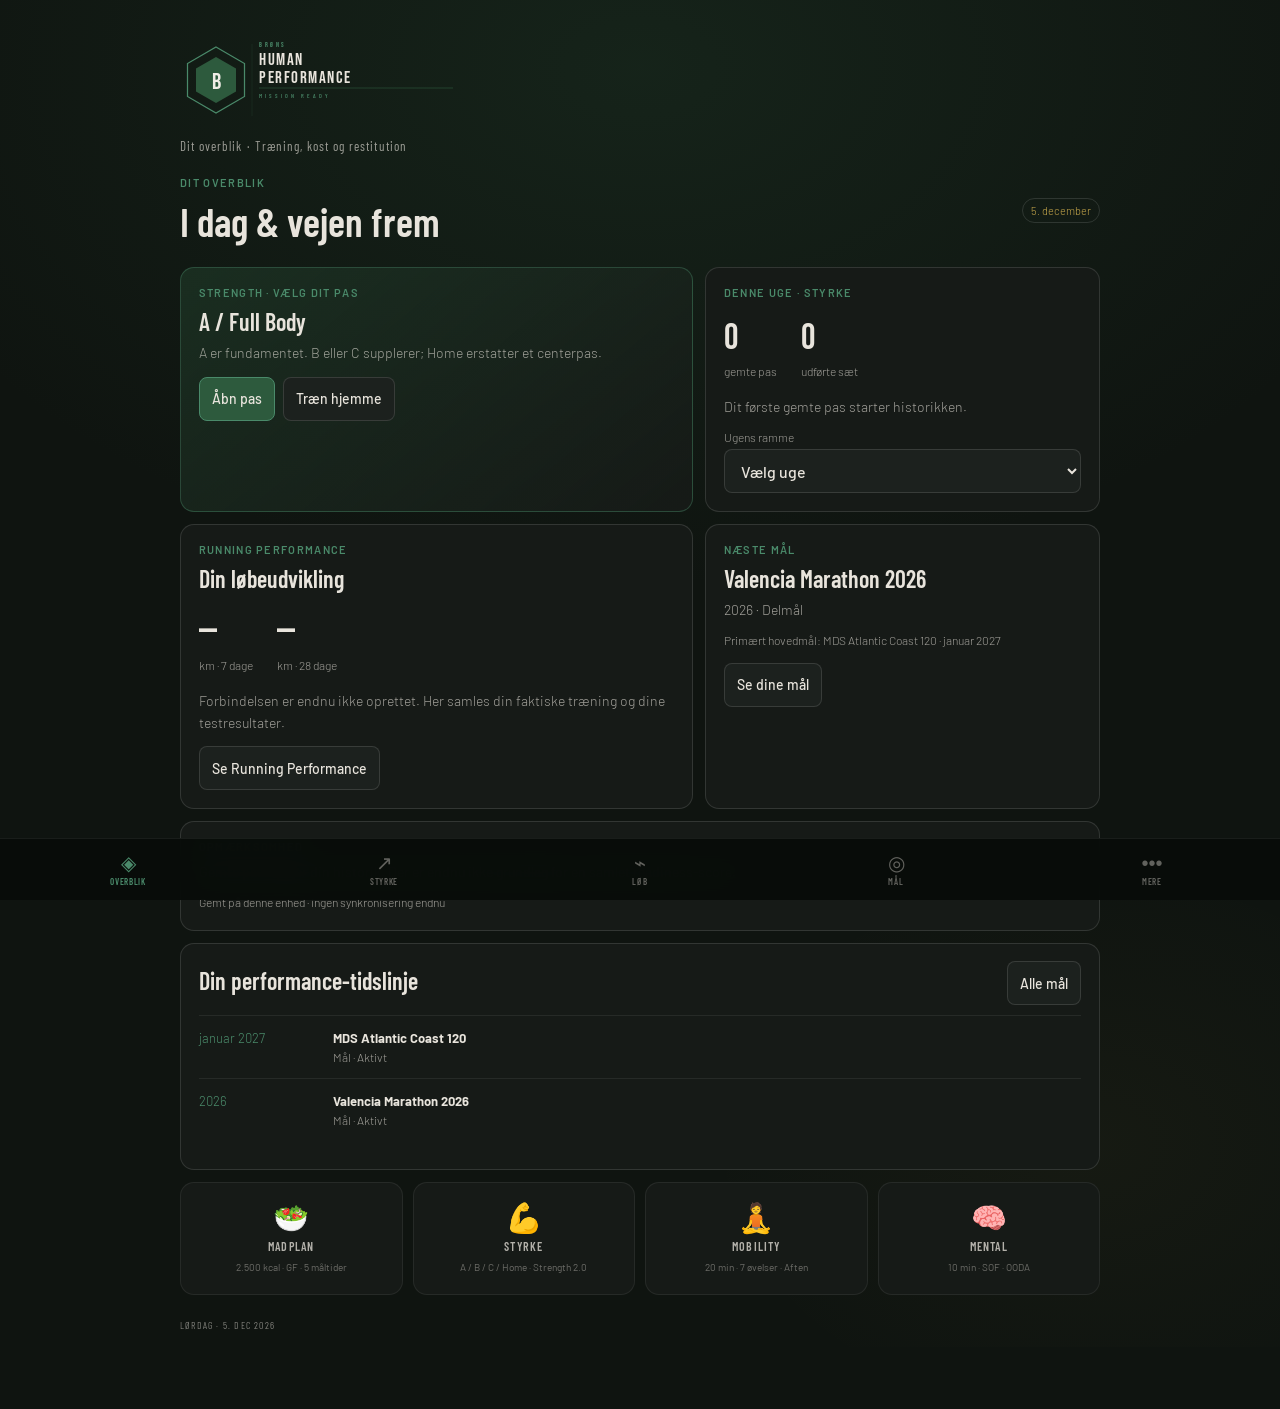
<file: index.html>
<!DOCTYPE html>
<html lang="da">
<head>
<meta charset="UTF-8">
<meta name="viewport" content="width=device-width, initial-scale=1.0, viewport-fit=cover">
<meta name="apple-mobile-web-app-capable" content="yes">
<meta name="apple-mobile-web-app-status-bar-style" content="black-translucent">
<meta name="apple-mobile-web-app-title" content="BHP">
<meta name="mobile-web-app-capable" content="yes">
<meta name="theme-color" content="#0F1410">
<link rel="icon" type="image/png" sizes="32x32" href="[data-uri]">
<link rel="apple-touch-icon" sizes="180x180" href="[data-uri]">
<link rel="icon" type="image/png" sizes="512x512" href="[data-uri]">
<title>Brøns Human Performance</title>
<link href="https://fonts.googleapis.com/css2?family=Bebas+Neue&family=Barlow:wght@300;400;500;600;700&family=Barlow+Condensed:wght@300;400;500;600;700&family=Instrument+Serif:ital@0;1&family=DM+Sans:wght@300;400;500&family=Fraunces:wght@400;600;700&display=swap" rel="stylesheet">
<link rel="stylesheet" href="assets/legacy.css">
<link rel="stylesheet" href="assets/performance.css">
</head>
<body>

<!-- FIXED HEADER -->
<header class="app-header hidden" id="app-header">
  <span class="header-module" id="header-title"></span>
  <div class="header-logo-small"><svg width="160" height="52" viewBox="0 0 340 110" xmlns="http://www.w3.org/2000/svg">
  <g transform="translate(40,55)">
    <polygon points="0,-37 32,-18.5 32,18.5 0,37 -32,18.5 -32,-18.5" fill="none" stroke="#4A8A6A" stroke-width="1.6"/>
    <polygon points="0,-26 22,-13 22,13 0,26 -22,13 -22,-13" fill="#2D5A3D"/>
    <text x="0" y="10" text-anchor="middle" font-family="Bebas Neue,sans-serif" font-size="25" fill="#F0EDE6">B</text>
  </g>
  <line x1="82" y1="14" x2="82" y2="96" stroke="#2D5A3D" stroke-width="0.7" opacity="0.5"/>
  <g transform="translate(92,18)">
    <text x="0" y="0" font-family="Bebas Neue,sans-serif" font-size="10" fill="#4A8A6A" letter-spacing="3">BRØNS</text>
    <text x="0" y="20" font-family="Bebas Neue,sans-serif" font-size="20" fill="#E8E4DC" letter-spacing="2">HUMAN PERFORMANCE</text>
    <line x1="0" y1="27" x2="226" y2="27" stroke="#2D5A3D" stroke-width="0.8"/>
    <text x="0" y="40" font-family="Barlow Condensed,sans-serif" font-size="8" font-weight="500" fill="#4A8A6A" letter-spacing="4">MISSION READY</text>
  </g>
</svg></div>
</header>

<!-- HOME / SPLASH -->
<div class="view-panel active" id="view-home">
  <div class="splash">
    <div class="splash-content">
      <div class="splash-logo"><svg width="300" height="96" viewBox="0 0 600 192" xmlns="http://www.w3.org/2000/svg">
  <g transform="translate(72,96)">
    <polygon points="0,-66 57,-33 57,33 0,66 -57,33 -57,-33" fill="none" stroke="#4A8A6A" stroke-width="2.5"/>
    <polygon points="0,-46 40,-23 40,23 0,46 -40,23 -40,-23" fill="#2D5A3D"/>
    <text x="0" y="18" text-anchor="middle" font-family="Bebas Neue,sans-serif" font-size="46" fill="#F0EDE6">B</text>
  </g>
  <line x1="144" y1="24" x2="144" y2="168" stroke="#2D5A3D" stroke-width="1" opacity="0.45"/>
  <g transform="translate(158,30)">
    <text x="0" y="0" font-family="Bebas Neue,sans-serif" font-size="14" fill="#4A8A6A" letter-spacing="5">BRØNS</text>
    <text x="0" y="36" font-family="Bebas Neue,sans-serif" font-size="34" fill="#E8E4DC" letter-spacing="3">HUMAN</text>
    <text x="0" y="72" font-family="Bebas Neue,sans-serif" font-size="34" fill="#E8E4DC" letter-spacing="3">PERFORMANCE</text>
    <line x1="0" y1="82" x2="388" y2="82" stroke="#2D5A3D" stroke-width="1.2"/>
    <text x="0" y="102" font-family="Barlow Condensed,sans-serif" font-size="12" font-weight="500" fill="#4A8A6A" letter-spacing="6">MISSION READY</text>
  </g>
</svg></div>
      <p class="splash-tagline">Dit overblik · Træning, kost og restitution</p>
      <section id="dashboard" aria-label="Dit overblik"></section>
      <div class="splash-grid">
        <button type="button" class="splash-card" onclick="showView('madplan')" ontouchend="st(event,'madplan')">
          <div class="splash-card-icon">🥗</div>
          <div class="splash-card-label">Madplan</div>
          <div class="splash-card-sub">2.500 kcal · GF · 5 måltider</div>
        </button>
        <button type="button" class="splash-card" onclick="showView('tracker')" ontouchend="st(event,'tracker')">
          <div class="splash-card-icon">💪</div>
          <div class="splash-card-label">Styrke</div>
          <div class="splash-card-sub">A / B / C / Home · Strength 2.0</div>
        </button>
        <button type="button" class="splash-card" onclick="showView('mobility')" ontouchend="st(event,'mobility')">
          <div class="splash-card-icon">🧘</div>
          <div class="splash-card-label">Mobility</div>
          <div class="splash-card-sub">20 min · 7 øvelser · Aften</div>
        </button>
        <button type="button" class="splash-card" onclick="showView('mental')" ontouchend="st(event,'mental')">
          <div class="splash-card-icon">🧠</div>
          <div class="splash-card-label">Mental</div>
          <div class="splash-card-sub">10 min · SOF · OODA</div>
        </button>
      </div>
      <div class="splash-date" id="splash-date"></div>
    </div>
  </div>
</div>

<!-- MADPLAN -->
<div class="view-panel" id="view-madplan">

<div class="install-bar" id="installBar">
  📱 Gem som app: tryk Del → "Føj til hjemmeskærm" (iOS) eller menuikonet (Android)
</div>

<div class="header">
  <p class="header-label">Martin Brøns · Fedttabsfase · Verificeret</p>
  <h1 class="header-title">Madplan<br>2.500 kcal</h1>
  <p class="header-sub">Glutenfri · Høj protein · 5 måltider · Kalorier verificeret pr. ingrediens</p>
</div>

<div class="macro-summary">
  <div class="macro-summary-title">Daglige makroer</div>
  <div class="macro-grid">
    <div class="macro-card macro-kcal"><span class="macro-label">Kalorier</span><span class="macro-val">2.500</span><span class="macro-unit">kcal/dag</span></div>
    <div class="macro-card macro-protein"><span class="macro-label">Protein</span><span class="macro-val">~160</span><span class="macro-unit">g · 26%</span></div>
    <div class="macro-card macro-carb"><span class="macro-label">Kulhydrat</span><span class="macro-val">~248</span><span class="macro-unit">g · 40%</span></div>
    <div class="macro-card macro-fat"><span class="macro-label">Fedt</span><span class="macro-val">~68</span><span class="macro-unit">g · 24%</span></div>
    <div class="macro-card macro-fiber"><span class="macro-label">Fiber</span><span class="macro-val">~34</span><span class="macro-unit">gram</span></div>
  </div>
</div>

<div class="micro-bar">
  <div class="micro-bar-title">Vigtige mikronutrienter (estimat)</div>
  <div class="micro-pills">
    <span class="micro-pill">Calcium <strong>~710 mg</strong></span>
    <span class="micro-pill">Jern <strong>~11 mg</strong></span>
    <span class="micro-pill">Kalium <strong>~2.400 mg</strong></span>
    <span class="micro-pill">Magnesium <strong>~310 mg</strong></span>
    <span class="micro-pill">C-vitamin <strong>~170 mg</strong></span>
    <span class="micro-pill">D-vitamin <strong>~1–4 µg</strong></span>
    <span class="micro-pill">B12 <strong>~3,2 µg</strong></span>
    <span class="micro-pill">Zink <strong>~8 mg</strong></span>
    <span class="micro-pill">Folat <strong>~270 µg</strong></span>
    <span class="micro-pill">Natrium <strong>~1.300 mg</strong></span>
  </div>
</div>

<div class="meals">

  <!-- MÅLTID 1 -->
  <div class="meal-card">
    <div class="meal-header">
      <div class="meal-num">1</div>
      <div class="meal-info">
        <div class="meal-name">Skyr-skål ELLER Havregrød</div>
        <div class="meal-tags">
          <span class="meal-tag tag-protein">Protein</span>
          <span class="meal-tag tag-carb">Kulhydrat</span>
        </div>
      </div>
      <div class="meal-right">
        <span class="meal-kcal">~667 kcal</span>
        <div class="meal-arrow">↓</div>
      </div>
    </div>
    <div class="meal-body">
      <ul class="ingredient-list">
        <li class="ingredient-row"><span class="ing-name">Løgismose eller Cheasy skyr, vanilje</span><span class="ing-amount">400g · ~240 kcal</span></li>
        <li class="ingredient-row"><span class="ing-name">Blåbær (primært) eller jordbær</span><span class="ing-amount">200g · ~80 kcal</span></li>
        <li class="ingredient-row"><span class="ing-name">Banan</span><span class="ing-amount">1 stk. (~120g) · ~107 kcal</span></li>
        <li class="ingredient-row"><span class="ing-name">Mandler</span><span class="ing-amount">20g · ~120 kcal</span></li>
        <li class="ingredient-row"><span class="ing-name">Latte (letmælk 2,5 dl)</span><span class="ing-amount">~120 kcal</span></li>
      </ul>
      <div class="meal-macros">
        <div class="mm macro-protein"><div class="mm-label">Protein</div><div class="mm-val">52g</div></div>
        <div class="mm macro-carb"><div class="mm-label">Kulhydrat</div><div class="mm-val">65g</div></div>
        <div class="mm macro-fat"><div class="mm-label">Fedt</div><div class="mm-val">12g</div></div>
        <div class="mm macro-fiber"><div class="mm-label">Fiber</div><div class="mm-val">8g</div></div>
      </div>
      <div class="note"><strong>Skyr-version:</strong> Casein-protein fra skyr mætter længe. Banan giver kalium — godt inden træning. Ca. 52g protein.</div>
      <div class="note" style="margin-top:8px"><strong>Alternativ — Havregrød:</strong> 80g <u>GF-certificeret</u> havregryn + vand/laktosefri mælk + 1 banan + 1 spsk honning + 20g mandler + latte. ~560 kcal · ~15g protein · ~85g KH. OBS: Tjek at havregryn er GF-certificeret — havre er naturligt GF men kan være forurenet ved produktion.</div>
    </div>
  </div>

  <!-- MÅLTID 2 -->
  <div class="meal-card">
    <div class="meal-header">
      <div class="meal-num">2</div>
      <div class="meal-info">
        <div class="meal-name">Frugt & Grønt snack</div>
        <div class="meal-tags">
          <span class="meal-tag tag-carb">Kulhydrat</span>
          <span class="meal-tag tag-fiber">Fiber</span>
        </div>
      </div>
      <div class="meal-right">
        <span class="meal-kcal">~250 kcal</span>
        <div class="meal-arrow">↓</div>
      </div>
    </div>
    <div class="meal-body">
      <ul class="ingredient-list">
        <li class="ingredient-row"><span class="ing-name">Æble</span><span class="ing-amount">1 stk. (~180g) · ~94 kcal</span></li>
        <li class="ingredient-row"><span class="ing-name">Pære</span><span class="ing-amount">1 stk. (~180g) · ~90 kcal</span></li>
        <li class="ingredient-row"><span class="ing-name">Gulerødder i stave</span><span class="ing-amount">200g · ~66 kcal</span></li>
      </ul>
      <div class="meal-macros">
        <div class="mm macro-protein"><div class="mm-label">Protein</div><div class="mm-val">3g</div></div>
        <div class="mm macro-carb"><div class="mm-label">Kulhydrat</div><div class="mm-val">50g</div></div>
        <div class="mm macro-fat"><div class="mm-label">Fedt</div><div class="mm-val">1g</div></div>
        <div class="mm macro-fiber"><div class="mm-label">Fiber</div><div class="mm-val">10g</div></div>
      </div>
      <div class="note"><strong>Tip:</strong> Gulerødder giver stor mæthed med få kalorier. Godt som snack inden træning — let på maven og naturlig energi.</div>
    </div>
  </div>

  <!-- MÅLTID 3 -->
  <div class="meal-card">
    <div class="meal-header">
      <div class="meal-num">3</div>
      <div class="meal-info">
        <div class="meal-name">Knækbrød med ost & pålæg ELLER Scrambled Eggs</div>
        <div class="meal-tags">
          <span class="meal-tag tag-protein">Protein</span>
          <span class="meal-tag tag-fat">Fedt</span>
        </div>
      </div>
      <div class="meal-right">
        <span class="meal-kcal">~420 kcal</span>
        <div class="meal-arrow">↓</div>
      </div>
    </div>
    <div class="meal-body">
      <ul class="ingredient-list">
        <li class="ingredient-row"><span class="ing-name">Øgo GF knækbrød (26g/styk)</span><span class="ing-amount">2 styk = 52g · 258 kcal</span></li>
        <li class="ingredient-row"><span class="ing-name">Cheasy ost 13% fedt</span><span class="ing-amount">3 skiver (~45g) · ~90 kcal</span></li>
        <li class="ingredient-row"><span class="ing-name">Kalkunpålæg (GF) — tjek etiket</span><span class="ing-amount">3 skiver (~45g) · ~55 kcal</span></li>
        <li class="ingredient-row"><span class="ing-name">Agurk eller tomat</span><span class="ing-amount">100g · ~20 kcal</span></li>
      </ul>
      <div class="meal-macros">
        <div class="mm macro-protein"><div class="mm-label">Protein</div><div class="mm-val">29g</div></div>
        <div class="mm macro-carb"><div class="mm-label">Kulhydrat</div><div class="mm-val">20g</div></div>
        <div class="mm macro-fat"><div class="mm-label">Fedt</div><div class="mm-val">21g</div></div>
        <div class="mm macro-fiber"><div class="mm-label">Fiber</div><div class="mm-val">6g</div></div>
      </div>
      <div class="note"><strong>Knækbrød-version:</strong> Øgo GF knækbrød 26g/styk · 129 kcal pr. styk. 2 styk = 258 kcal.</div>
      <div class="note" style="margin-top:8px"><strong>Alternativ — Scrambled Eggs (5 æg):</strong> 5 æg scrambled i lidt smør/olie. ~410 kcal · 30g protein · 28g fedt · 5–7 µg D-vitamin. Markant mere D-vitamin og protein. Tilføj salt, peber og frisk purløg.</div>
    </div>
  </div>

  <!-- MÅLTID 4 -->
  <div class="meal-card">
    <div class="meal-header">
      <div class="meal-num">4</div>
      <div class="meal-info">
        <div class="meal-name">Aftensmad — Protein & Kulhydrat</div>
        <div class="meal-tags">
          <span class="meal-tag tag-protein">Protein</span>
          <span class="meal-tag tag-carb">Kulhydrat</span>
          <span class="meal-tag tag-fat">Fedt</span>
        </div>
      </div>
      <div class="meal-right">
        <span class="meal-kcal">~672 kcal</span>
        <div class="meal-arrow">↓</div>
      </div>
    </div>
    <div class="meal-body">
      <ul class="ingredient-list">
        <li class="ingredient-row"><span class="ing-name">Kyllingebryst (rå) ELLER hvid fisk</span><span class="ing-amount">275g · ~288 kcal / 320g · ~256 kcal</span></li>
        <li class="ingredient-row"><span class="ing-name">Kartofler (kogt)</span><span class="ing-amount">320g · ~234 kcal</span></li>
        <li class="ingredient-row"><span class="ing-name">ELLER hvide ris (råvægt)</span><span class="ing-amount">80g · ~272 kcal kogt</span></li>
        <li class="ingredient-row"><span class="ing-name">ELLER GF pasta (råvægt)</span><span class="ing-amount">75g · ~265 kcal kogt</span></li>
        <li class="ingredient-row"><span class="ing-name">Broccoli, bønner eller asparges</span><span class="ing-amount">300g · ~90 kcal</span></li>
        <li class="ingredient-row"><span class="ing-name">Olivenolie til tilberedning</span><span class="ing-amount">1,5 tsk. · ~60 kcal</span></li>
        <li class="ingredient-row"><span class="ing-name">Salt, peber, hvidløg, urter</span><span class="ing-amount">efter smag · ~0 kcal</span></li>
      </ul>
      <div class="meal-macros">
        <div class="mm macro-protein"><div class="mm-label">Protein</div><div class="mm-val">62g</div></div>
        <div class="mm macro-carb"><div class="mm-label">Kulhydrat</div><div class="mm-val">58g</div></div>
        <div class="mm macro-fat"><div class="mm-label">Fedt</div><div class="mm-val">14g</div></div>
        <div class="mm macro-fiber"><div class="mm-label">Fiber</div><div class="mm-val">8g</div></div>
      </div>
      <div class="note"><strong>Kulhydrat-valg:</strong> Kartofler (320g kogt) · Hvide ris (80g råvægt) · GF pasta (75g råvægt). Alle giver ~230–270 kcal og ~50–56g KH. Ris = lettere på maven. Kartofler = mætter mest. Pasta = hurtigst.</div>
      <div class="note" style="margin-top:8px"><strong>Hvid fisk vs. kylling:</strong> Fisk giver samme protein men mere D-vitamin og omega-3. Varier gerne 3–4 dage om ugen.</div>
    </div>
  </div>

  <!-- MÅLTID 5 -->
  <div class="meal-card">
    <div class="meal-header">
      <div class="meal-num">5</div>
      <div class="meal-info">
        <div class="meal-name">Aften-skyr med bær & nødder</div>
        <div class="meal-tags">
          <span class="meal-tag tag-protein">Protein</span>
          <span class="meal-tag tag-carb">Kulhydrat</span>
          <span class="meal-tag tag-fat">Fedt</span>
        </div>
      </div>
      <div class="meal-right">
        <span class="meal-kcal">~488 kcal</span>
        <div class="meal-arrow">↓</div>
      </div>
    </div>
    <div class="meal-body">
      <ul class="ingredient-list">
        <li class="ingredient-row"><span class="ing-name">Løgismose eller Cheasy skyr, vanilje</span><span class="ing-amount">375g · ~225 kcal</span></li>
        <li class="ingredient-row"><span class="ing-name">Blåbær (primært) — friske eller frosne</span><span class="ing-amount">250g · ~100 kcal</span></li>
        <li class="ingredient-row"><span class="ing-name">Jordbær (alternativt)</span><span class="ing-amount">100g · ~32 kcal</span></li>
        <li class="ingredient-row"><span class="ing-name">Valnødder</span><span class="ing-amount">20g · ~131 kcal</span></li>
      </ul>
      <div class="meal-macros">
        <div class="mm macro-protein"><div class="mm-label">Protein</div><div class="mm-val">40g</div></div>
        <div class="mm macro-carb"><div class="mm-label">Kulhydrat</div><div class="mm-val">53g</div></div>
        <div class="mm macro-fat"><div class="mm-label">Fedt</div><div class="mm-val">14g</div></div>
        <div class="mm macro-fiber"><div class="mm-label">Fiber</div><div class="mm-val">8g</div></div>
      </div>
      <div class="note"><strong>Søvn-protein:</strong> Casein fra skyr arbejder mens du sover og beskytter muskelmassen. Valnødder giver omega-3 og sunde fedtsyrer.</div>
    </div>
  </div>

</div>

<div class="totals-card">
  <div class="totals-inner">
    <div class="totals-title">Dagens totaler — verificerede kalorier pr. ingrediens</div>
    <div class="totals-grid">
      <div><div class="total-label">Kalorier</div><div class="total-val">~2.500 <span class="total-unit">kcal</span></div></div>
      <div><div class="total-label">Protein</div><div class="total-val">~160 <span class="total-unit">g</span></div></div>
      <div><div class="total-label">Kulhydrat</div><div class="total-val">~248 <span class="total-unit">g</span></div></div>
      <div><div class="total-label">Fedt</div><div class="total-val">~68 <span class="total-unit">g</span></div></div>
      <div><div class="total-label">Fiber</div><div class="total-val">~34 <span class="total-unit">g</span></div></div>
    </div>
  </div>
</div>



<!-- SUPPLEMENTER -->
<div class="bsec" style="border-top:1px solid var(--bor);">
  <div class="binn">
    <div class="btop">
      <div>
        <div class="btitl">Supplementer — Daglig Protokol</div>
        <div class="bsubt">Baseret på forskning · Alle fra helsam.dk</div>
      </div>
    </div>
    <div style="margin-top:.75rem;">

      <div style="font-size:10px;font-weight:600;letter-spacing:.12em;text-transform:uppercase;color:var(--acm);margin-bottom:8px;">☀️ Morgen med mad</div>

      <div class="bcard" style="display:flex;justify-content:space-between;align-items:center;padding:.75rem 1rem;margin-bottom:6px;">
        <div>
          <div class="bcnm" style="margin-bottom:2px">OmniX Multivitamin</div>
          <div style="font-size:12px;color:var(--txt);">1 tablet dagligt · Biosym · Uden jern og K-vitamin</div>
        </div>
        <div style="background:var(--acl);border-radius:6px;padding:4px 10px;font-size:11px;font-weight:600;color:var(--acm);letter-spacing:.06em;flex-shrink:0;">1× dagligt</div>
      </div>

      <div class="bcard" style="display:flex;justify-content:space-between;align-items:center;padding:.75rem 1rem;margin-bottom:6px;">
        <div>
          <div class="bcnm" style="margin-bottom:2px">D-vitamin 38 µg</div>
          <div style="font-size:12px;color:var(--txt);">1 kapsel dagligt · Bidro · Appelsinsmag</div>
        </div>
        <div style="background:var(--acl);border-radius:6px;padding:4px 10px;font-size:11px;font-weight:600;color:var(--acm);letter-spacing:.06em;flex-shrink:0;">1× dagligt</div>
      </div>

      <div class="bcard" style="display:flex;justify-content:space-between;align-items:center;padding:.75rem 1rem;margin-bottom:14px;">
        <div>
          <div class="bcnm" style="margin-bottom:2px">Omega-3 EPA+DHA</div>
          <div style="font-size:12px;color:var(--txt);">2 kapsler dagligt · Nordic Naturals Ultimate Omega · 1.280 mg EPA+DHA</div>
        </div>
        <div style="background:var(--acl);border-radius:6px;padding:4px 10px;font-size:11px;font-weight:600;color:var(--acm);letter-spacing:.06em;flex-shrink:0;">2× dagligt</div>
      </div>

      <div style="font-size:10px;font-weight:600;letter-spacing:.12em;text-transform:uppercase;color:var(--acm);margin-bottom:8px;">🌙 Aften inden sengetid</div>

      <div class="bcard" style="display:flex;justify-content:space-between;align-items:center;padding:.75rem 1rem;">
        <div>
          <div class="bcnm" style="margin-bottom:2px">Magnesium Glycinate</div>
          <div style="font-size:12px;color:var(--txt);">3 kapsler dagligt · Solaray · 30–60 min inden sengetid</div>
        </div>
        <div style="background:var(--acl);border-radius:6px;padding:4px 10px;font-size:11px;font-weight:600;color:var(--acm);letter-spacing:.06em;flex-shrink:0;">3× dagligt</div>
      </div>

    </div>
  </div>
</div>



</div>

<div class="view-panel" id="view-tracker">

<!-- HERO -->
<div class="hero">
  <div class="hi">
    <div class="eye">Martin Brøns · 19. juni 1977</div>
    <h1 class="htit">Strength <span class="g">2.0</span></h1>
    <p class="hsub">A er fundamentet · B og C bygger videre · Home erstatter et centerpas</p>
  </div>
</div>

<div id="strength-app" class="module-wrap"></div>
<details class="hp-old-baseline module-wrap"><summary>Tidligere beregnede styrkemål</summary>
<!-- BASELINE CALCULATOR -->
<div class="bsec">
  <div class="binn">
    <div class="btop">
      <div>
        <div class="btitl">Tidligere beregnede mål (5RM)</div>
        <div class="bsubt">Enkel tidligere model baseret på alder og kropsvægt — ikke validerede styrkestandarder. Historikken viser beregnede mål, ikke målte løft.</div>
      </div>
      <div class="wrow">
        <label class="wlbl" for="bw">Vægt (kg)</label>
        <input type="number" id="bw" class="winb" placeholder="81" oninput="calcB();autoSaveTest()">
        <span class="adsp" id="adsp"></span>
      </div>
    </div>
    <div class="bgrid">
      <div class="bcard">
        <div class="bcnm">Squat 5RM</div>
        <div class="bcls"><span class="lb" id="sq-b">—</span><span class="lg" id="sq-g">—</span><span class="lgr" id="sq-gr">—</span></div>
        <div class="bclb"><span>Baseline</span><span>God</span><span>Fremragende</span></div>
        <button class="bhist-btn" onclick="tbh('sq')">📋 Historik</button>
        <div class="bhist" id="bh-sq"></div>
      </div>
      <div class="bcard">
        <div class="bcnm">Deadlift 5RM</div>
        <div class="bcls"><span class="lb" id="dl-b">—</span><span class="lg" id="dl-g">—</span><span class="lgr" id="dl-gr">—</span></div>
        <div class="bclb"><span>Baseline</span><span>God</span><span>Fremragende</span></div>
        <button class="bhist-btn" onclick="tbh('dl')">📋 Historik</button>
        <div class="bhist" id="bh-dl"></div>
      </div>
      <div class="bcard">
        <div class="bcnm">Bænkpres 5RM</div>
        <div class="bcls"><span class="lb" id="bp-b">—</span><span class="lg" id="bp-g">—</span><span class="lgr" id="bp-gr">—</span></div>
        <div class="bclb"><span>Baseline</span><span>God</span><span>Fremragende</span></div>
        <button class="bhist-btn" onclick="tbh('bp')">📋 Historik</button>
        <div class="bhist" id="bh-bp"></div>
      </div>
      <div class="bcard">
        <div class="bcnm">Military Press</div>
        <div class="bcls"><span class="lb" id="mp-b">—</span><span class="lg" id="mp-g">—</span><span class="lgr" id="mp-gr">—</span></div>
        <div class="bclb"><span>Baseline</span><span>God</span><span>Fremragende</span></div>
        <button class="bhist-btn" onclick="tbh('mp')">📋 Historik</button>
        <div class="bhist" id="bh-mp"></div>
      </div>
      <div class="bcard">
        <div class="bcnm">Bent Over Row</div>
        <div class="bcls"><span class="lb" id="bor-b">—</span><span class="lg" id="bor-g">—</span><span class="lgr" id="bor-gr">—</span></div>
        <div class="bclb"><span>Baseline</span><span>God</span><span>Fremragende</span></div>
        <button class="bhist-btn" onclick="tbh('bor')">📋 Historik</button>
        <div class="bhist" id="bh-bor"></div>
      </div>
      <div class="bcard">
        <div class="bcnm">Lat Pulldown</div>
        <div class="bcls"><span class="lb" id="lat-b">—</span><span class="lg" id="lat-g">—</span><span class="lgr" id="lat-gr">—</span></div>
        <div class="bclb"><span>Baseline</span><span>God</span><span>Fremragende</span></div>
        <button class="bhist-btn" onclick="tbh('lat')">📋 Historik</button>
        <div class="bhist" id="bh-lat"></div>
      </div>
      <div class="bcard">
        <div class="bcnm">Pull-ups</div>
        <div class="bcls"><span class="lb" id="pu-b">—</span><span class="lg" id="pu-g">—</span><span class="lgr" id="pu-gr">—</span></div>
        <div class="bclb"><span>Baseline</span><span>God</span><span>Fremragende</span></div>
        <button class="bhist-btn" onclick="tbh('pu')">📋 Historik</button>
        <div class="bhist" id="bh-pu"></div>
      </div>


    </div>
  </div>
</div>

<!-- STICKY NAV -->

<!-- FYS ØVELSER -->
<div class="bsec" style="margin-top:0;border-top:1px solid var(--bor)">
  <div class="binn">
    <div class="btop">
      <div>
        <div class="btitl">Rehabilitering — Fra Fysioterapeut</div>
        <div class="bsubt">Lav disse øvelser i den angivne frekvens · Fra din fys</div>
      </div>
    </div>
    <div style="display:flex;flex-direction:column;gap:8px;margin-top:.75rem;">

      <div class="bcard" style="display:flex;justify-content:space-between;align-items:center;padding:.75rem 1rem;">
        <div>
          <div class="bcnm" style="margin-bottom:2px">Iliacus</div>
          <div style="font-size:12px;color:var(--txt);">3 sæt × 10 reps</div>
        </div>
        <div style="background:var(--acl);border-radius:6px;padding:4px 10px;font-size:11px;font-weight:600;color:var(--acm);letter-spacing:.06em;">3× ugen</div>
      </div>

      <div class="bcard" style="display:flex;justify-content:space-between;align-items:center;padding:.75rem 1rem;">
        <div>
          <div class="bcnm" style="margin-bottom:2px">Hoftebøjer</div>
          <div style="font-size:12px;color:var(--txt);">3 sæt × 20 sek</div>
        </div>
        <div style="background:var(--acl);border-radius:6px;padding:4px 10px;font-size:11px;font-weight:600;color:var(--acm);letter-spacing:.06em;">3× ugen</div>
      </div>

      <div class="bcard" style="display:flex;justify-content:space-between;align-items:center;padding:.75rem 1rem;">
        <div>
          <div class="bcnm" style="margin-bottom:2px">Adduktor</div>
          <div style="font-size:12px;color:var(--txt);">3 sæt × 30 sek</div>
        </div>
        <div style="background:var(--acl);border-radius:6px;padding:4px 10px;font-size:11px;font-weight:600;color:var(--acm);letter-spacing:.06em;">3× ugen</div>
      </div>

      <div class="bcard" style="display:flex;justify-content:space-between;align-items:center;padding:.75rem 1rem;">
        <div>
          <div class="bcnm" style="margin-bottom:2px">Glut med</div>
          <div style="font-size:12px;color:var(--txt);">3 sæt × 10 reps</div>
        </div>
        <div style="background:var(--acl);border-radius:6px;padding:4px 10px;font-size:11px;font-weight:600;color:var(--acm);letter-spacing:.06em;">4× ugen</div>
      </div>

      <div class="bcard" style="display:flex;justify-content:space-between;align-items:center;padding:.75rem 1rem;">
        <div>
          <div class="bcnm" style="margin-bottom:2px">Inderlår</div>
          <div style="font-size:12px;color:var(--txt);">3 sæt × 10 reps</div>
        </div>
        <div style="background:var(--acl);border-radius:6px;padding:4px 10px;font-size:11px;font-weight:600;color:var(--acm);letter-spacing:.06em;">5× ugen</div>
      </div>

      <div class="bcard" style="display:flex;justify-content:space-between;align-items:center;padding:.75rem 1rem;">
        <div>
          <div class="bcnm" style="margin-bottom:2px">Sideplanke</div>
          <div style="font-size:12px;color:var(--txt);">3 sæt × 20 sek</div>
        </div>
        <div style="background:var(--acl);border-radius:6px;padding:4px 10px;font-size:11px;font-weight:600;color:var(--acm);letter-spacing:.06em;">5× ugen</div>
      </div>

      <div class="bcard" style="display:flex;justify-content:space-between;align-items:center;padding:.75rem 1rem;">
        <div>
          <div class="bcnm" style="margin-bottom:2px">Planke</div>
          <div style="font-size:12px;color:var(--txt);">3 sæt × 20 sek</div>
        </div>
        <div style="background:var(--acl);border-radius:6px;padding:4px 10px;font-size:11px;font-weight:600;color:var(--acm);letter-spacing:.06em;">5× ugen</div>
      </div>

    </div>
  </div>
</div>

</details>
</div>


<!-- MOBILITY -->
<div class="view-panel" id="view-mobility">

<div class="hero">
  <div class="hi">
    <div class="eye">Martin Brøns · 19. juni 1977 · Aftenprogram</div>
    <h1 class="htit">Mobility<br><span class="g">Program</span></h1>
    <p class="hsub">20 minutter der mobiliserer hele kroppen nedefra og op — ankler, hofter, baglår, psoas, rygsøjle og skuldre. Klik på hver øvelse for instruktion og YouTube-link.</p>
    <div class="hpills">
      <span class="hp">20 min total</span>
      <span class="hp">7 øvelser</span>
      <span class="hp">Ingen udstyr</span>
      <span class="hp">Om aftenen — ikke inden træning</span>
      <span class="hp">Gluteus medius fokus</span>
    </div>
  </div>
</div>

<div class="bsec">
  <div class="binn">
    <div class="btop">
      <div>
        <div class="btitl">Baseline — Hvad forventes ved <span id="mob-age">49</span> år</div>
        <div class="bsubt">Aldersjusterede mobilitetsmål · Begynder → God → Fremragende</div>
      </div>
    </div>
    <div class="bgrid">
      <div class="bcard"><div class="bcnm">Knæ-til-væg (ankel)</div><div class="bcls"><span class="lb">8 cm</span><span class="lg">10 cm</span><span class="lgr">12+ cm</span></div><div class="bclb"><span>Begynder</span><span>God</span><span>Fremragende</span></div></div>
      <div class="bcard"><div class="bcnm">90/90 Hofte (hold)</div><div class="bcls"><span class="lb">30 sek</span><span class="lg">60 sek</span><span class="lgr">90 sek</span></div><div class="bclb"><span>Begynder</span><span>God</span><span>Fremragende</span></div></div>
      <div class="bcard"><div class="bcnm">Pigeon Pose (hold)</div><div class="bcls"><span class="lb">30 sek</span><span class="lg">60 sek</span><span class="lgr">90 sek</span></div><div class="bclb"><span>Begynder</span><span>God</span><span>Fremragende</span></div></div>
      <div class="bcard"><div class="bcnm">Psoas stræk (hold)</div><div class="bcls"><span class="lb">30 sek</span><span class="lg">45 sek</span><span class="lgr">60 sek</span></div><div class="bclb"><span>Begynder</span><span>God</span><span>Fremragende</span></div></div>
      <div class="bcard"><div class="bcnm">Baglår (vinkel)</div><div class="bcls"><span class="lb">60°</span><span class="lg">75°</span><span class="lgr">90°</span></div><div class="bclb"><span>Begynder</span><span>God</span><span>Fremragende</span></div></div>
      <div class="bcard"><div class="bcnm">Thorakal rotation</div><div class="bcls"><span class="lb">30°</span><span class="lg">45°</span><span class="lgr">60°</span></div><div class="bclb"><span>Begynder</span><span>God</span><span>Fremragende</span></div></div>
      <div class="bcard"><div class="bcnm">Child's Pose</div><div class="bcls"><span class="lb">Halvt</span><span class="lg">Fuld</span><span class="lgr">Med stræk</span></div><div class="bclb"><span>Begynder</span><span>God</span><span>Fremragende</span></div></div>
    </div>
  </div>
</div>

<div class="prog">

  <!-- 1 -->
  <div class="ex" style="--c:#1A6B5A" onclick="tog(this)">
    <div class="ex-head">
      <div class="ex-stripe" style="background:#1A6B5A"></div>
      <div class="ex-num">1</div>
      <div class="ex-info">
        <div class="ex-name">Knee-to-Wall — Ankelmobilitet</div>
        <div class="ex-sub">Ankler · Lægmuskler · Dorsifleksion</div>
        <div class="tags">
          <span class="tag" style="background:#E6F3F0;color:#1A6B5A">Ankel</span>
          <span class="tag" style="background:var(--grl);color:var(--grn)">Løb & March</span>
        </div>
      </div>
      <div class="ex-right"><div class="ex-time" style="color:#1A6B5A">2 min</div><span class="arr">↓</span></div>
    </div>
    <div class="ex-body">
      <div class="ex-grid">
        <div class="ex-col">
          <span class="clbl">Sådan gør du</span>
          <ul class="steps">
            <li class="step"><span class="sn">1</span><span>Stå med tæerne ~10 cm fra en væg</span></li>
            <li class="step"><span class="sn">2</span><span>Skub knæet fremad mod væggen — hold hælen i gulvet hele tiden</span></li>
            <li class="step"><span class="sn">3</span><span>Flyt foden bagud til du næsten ikke kan røre væggen — det er din startposition</span></li>
            <li class="step"><span class="sn">4</span><span>10 kontrollerede reps pr. side · 2 sæt</span></li>
          </ul>
          <div class="dur"><span style="font-size:1.1rem">⏱</span><div><div class="dur-t">2 minutter total</div><div class="dur-s">10 reps × 2 sæt × 2 sider</div></div></div>
          <div class="yts"><a href="https://www.youtube.com/watch?v=ElrpduJn92Y" target="_blank" class="yt yt-red">▶ Se øvelsen på YouTube</a></div>
        </div>
        <div class="ex-col">
          <span class="clbl">Formål & Baseline</span>
          <div class="nb n-teal"><strong>Formål:</strong> Ankelmobilitet er kritisk for squat-dybde, løbeøkonomi og marchkapacitet. Stram ankel kompenseres op i knæ og hofte — kan bidrage til din gluteus medius-problematik.</div>
          <div class="nb n-grn"><strong>Baseline god (<span class="dyn-age">49</span> år):</strong> Knæet rører væggen med foden 10 cm fra væggen. Fremragende: 12+ cm.</div>
          <div class="nb n-amb"><strong>Alderstip:</strong> Ankelmobilitet falder typisk med alderen. Daglig øvelse er mere effektivt end ugentlig.</div>
        </div>
      </div>
    </div>
  </div>

  <!-- 2 -->
  <div class="ex" onclick="tog(this)">
    <div class="ex-head">
      <div class="ex-stripe" style="background:var(--grn)"></div>
      <div class="ex-num">2</div>
      <div class="ex-info">
        <div class="ex-name">Hip 90/90 — Hoftens ydre rotatorer</div>
        <div class="ex-sub">Gluteus medius · Piriformis · Ydre hofterotatorer</div>
        <div class="tags">
          <span class="tag" style="background:var(--grl);color:var(--grn)">Hofte</span>
          <span class="tag" style="background:#FEF5F5;color:#802020">Gluteus medius</span>
          <span class="tag" style="background:var(--grl);color:var(--grn)">Løb</span>
        </div>
      </div>
      <div class="ex-right"><div class="ex-time" style="color:var(--grn)">3 min</div><span class="arr">↓</span></div>
    </div>
    <div class="ex-body">
      <div class="ex-grid">
        <div class="ex-col">
          <span class="clbl">Sådan gør du</span>
          <ul class="steps">
            <li class="step"><span class="sn">1</span><span>Sid på gulvet med begge ben i 90° — forreste ben udad, bagerste ben bagud</span></li>
            <li class="step"><span class="sn">2</span><span>Hold rygsøjlen rank og læn let fremad over forreste ben</span></li>
            <li class="step"><span class="sn">3</span><span>Hold 60–90 sek pr. side — brug dybe vejrtrækninger til at slappe af dybere</span></li>
            <li class="step"><span class="sn">4</span><span>Skift side og gentag — start med den skadede hofte</span></li>
          </ul>
          <div class="dur"><span style="font-size:1.1rem">⏱</span><div><div class="dur-t">3 minutter total</div><div class="dur-s">60–90 sek pr. side × 2 sider</div></div></div>
          <div class="yts"><a href="https://www.youtube.com/watch?v=VYvMMw8z3rE" target="_blank" class="yt yt-red">▶ Se øvelsen på YouTube</a></div>
        </div>
        <div class="ex-col">
          <span class="clbl">Formål & Baseline</span>
          <div class="nb n-red"><strong>Din vigtigste øvelse:</strong> 90/90 rammer direkte de dybe hoftemuskler involveret i din gluteus medius-skade. Brug ekstra tid på den skadede side.</div>
          <div class="nb n-grn"><strong>Baseline god (<span class="dyn-age">49</span> år):</strong> Kan holde positionen i 60 sek med rank ryg. Fremragende: 90 sek med fremadlæn over benet uden kompensation.</div>
          <div class="nb n-teal"><strong>Progression:</strong> Når du kan holde 90 sek — tilføj aktiv rotation frem og tilbage 10× pr. side.</div>
        </div>
      </div>
    </div>
  </div>

  <!-- 3 -->
  <div class="ex" onclick="tog(this)">
    <div class="ex-head">
      <div class="ex-stripe" style="background:var(--blu)"></div>
      <div class="ex-num">3</div>
      <div class="ex-info">
        <div class="ex-name">Pigeon Pose modificeret — Piriformis & Hofte</div>
        <div class="ex-sub">Piriformis · Gluteus · Hoftebøjer — anden vinkel end 90/90</div>
        <div class="tags">
          <span class="tag" style="background:var(--bll);color:var(--blu)">Hofte</span>
          <span class="tag" style="background:var(--aml);color:var(--amb)">Fleksibilitet</span>
          <span class="tag" style="background:#FEF5F5;color:#802020">Gluteus</span>
        </div>
      </div>
      <div class="ex-right"><div class="ex-time" style="color:var(--blu)">3 min</div><span class="arr">↓</span></div>
    </div>
    <div class="ex-body">
      <div class="ex-grid">
        <div class="ex-col">
          <span class="clbl">Sådan gør du</span>
          <ul class="steps">
            <li class="step"><span class="sn">1</span><span>Start på alle fire. Bring højre knæ frem mod højre hånd</span></li>
            <li class="step"><span class="sn">2</span><span>Stræk venstre ben bagud — hofterne peger fremad og jævnt</span></li>
            <li class="step"><span class="sn">3</span><span>Sænk hoften ned mod gulvet — brug pude under hoften hvis det er svært</span></li>
            <li class="step"><span class="sn">4</span><span>Hold 60–90 sek pr. side — vejrtræk dybt og slip spændingen</span></li>
          </ul>
          <div class="dur"><span style="font-size:1.1rem">⏱</span><div><div class="dur-t">3 minutter total</div><div class="dur-s">90 sek pr. side × 2 sider</div></div></div>
          <div class="yts"><a href="https://www.youtube.com/watch?v=M1gEGLtF1p0" target="_blank" class="yt yt-red">▶ Se øvelsen på YouTube</a></div>
        </div>
        <div class="ex-col">
          <span class="clbl">Formål & Baseline</span>
          <div class="nb n-teal"><strong>Formål:</strong> Rammer piriformis og ydre hofterotatorer fra en anden vinkel end 90/90. Supplerer gluteus medius-rehabiliteringen direkte.</div>
          <div class="nb n-grn"><strong>Baseline god (<span class="dyn-age">49</span> år):</strong> Kan holde 60 sek uden at hofterne roterer til siden. Fremragende: 90 sek med begge hoftekamme jævne.</div>
          <div class="nb n-red"><strong>Modificeret:</strong> Hoften når ikke gulvet? Læg et foldet håndklæde under. Aldrig tving det — skal mærkes, ikke gøre ondt.</div>
        </div>
      </div>
    </div>
  </div>

  <!-- 4 -->
  <div class="ex" onclick="tog(this)">
    <div class="ex-head">
      <div class="ex-stripe" style="background:var(--amb)"></div>
      <div class="ex-num">4</div>
      <div class="ex-info">
        <div class="ex-name">Kneeling Hip Flexor Stretch — Psoas</div>
        <div class="ex-sub">Psoas · Iliacus · Rectus femoris — kritisk for løbere</div>
        <div class="tags">
          <span class="tag" style="background:var(--aml);color:var(--amb)">Psoas</span>
          <span class="tag" style="background:var(--grl);color:var(--grn)">Løb & March</span>
          <span class="tag" style="background:var(--aml);color:var(--amb)">Fleksibilitet</span>
        </div>
      </div>
      <div class="ex-right"><div class="ex-time" style="color:var(--amb)">2 min</div><span class="arr">↓</span></div>
    </div>
    <div class="ex-body">
      <div class="ex-grid">
        <div class="ex-col">
          <span class="clbl">Sådan gør du</span>
          <ul class="steps">
            <li class="step"><span class="sn">1</span><span>Knæl på ét knæ — forreste fod flad i gulvet, knæ over hæl</span></li>
            <li class="step"><span class="sn">2</span><span>Tuck bækkenet bagud — klem gluteus aktivt (dette er nøglen!)</span></li>
            <li class="step"><span class="sn">3</span><span>Skyd hoften fremad mens bækkenet holder tuck</span></li>
            <li class="step"><span class="sn">4</span><span>Løft armen på siden af det kniende ben — øger strækket</span></li>
            <li class="step"><span class="sn">5</span><span>Hold 45–60 sek pr. side</span></li>
          </ul>
          <div class="dur"><span style="font-size:1.1rem">⏱</span><div><div class="dur-t">2 minutter total</div><div class="dur-s">45–60 sek pr. side × 2 sider</div></div></div>
          <div class="yts"><a href="https://www.youtube.com/watch?v=Q4Ko275cluo" target="_blank" class="yt yt-red">▶ Se øvelsen på YouTube</a></div>
        </div>
        <div class="ex-col">
          <span class="clbl">Formål & Baseline</span>
          <div class="nb n-amb"><strong>Formål:</strong> Stram psoas tilter bækkenet fremad og øger belastningen på lænden og gluteus medius ved hvert løbeskridt. Kritisk for løbeøkonomi og hoftestabilitet.</div>
          <div class="nb n-grn"><strong>Baseline god (<span class="dyn-age">49</span> år):</strong> Kan holde 45 sek pr. side med aktivt tucket bækken uden at rygsøjlen hyperextenderer. Fremragende: 60 sek med armløft.</div>
          <div class="nb n-teal"><strong>Nøgle:</strong> Bækkenet SKAL være tucket — ellers strækker du lænden, ikke psoas. Den fejl laver de fleste.</div>
        </div>
      </div>
    </div>
  </div>

  <!-- 5 -->
  <div class="ex" onclick="tog(this)">
    <div class="ex-head">
      <div class="ex-stripe" style="background:var(--pnk)"></div>
      <div class="ex-num">5</div>
      <div class="ex-info">
        <div class="ex-name">Liggende Baglårsstræk — Supine Hamstring</div>
        <div class="ex-sub">Baglår · Nedre ryg · Sciatic nerve</div>
        <div class="tags">
          <span class="tag" style="background:var(--pkl);color:var(--pnk)">Baglår</span>
          <span class="tag" style="background:var(--aml);color:var(--amb)">Fleksibilitet</span>
          <span class="tag" style="background:var(--grl);color:var(--grn)">Løb</span>
        </div>
      </div>
      <div class="ex-right"><div class="ex-time" style="color:var(--pnk)">2 min</div><span class="arr">↓</span></div>
    </div>
    <div class="ex-body">
      <div class="ex-grid">
        <div class="ex-col">
          <span class="clbl">Sådan gør du</span>
          <ul class="steps">
            <li class="step"><span class="sn">1</span><span>Læg dig på ryggen med begge ben strakt i gulvet</span></li>
            <li class="step"><span class="sn">2</span><span>Løft ét ben op — hold bag låret med begge hænder</span></li>
            <li class="step"><span class="sn">3</span><span>Stræk knæet langsomt — hold benet så ret som muligt</span></li>
            <li class="step"><span class="sn">4</span><span>Hold 30–45 sek pr. side — brug vejrtrækning til at slippe dybere</span></li>
            <li class="step"><span class="sn">5</span><span>Alternativt: brug et håndklæde om foden</span></li>
          </ul>
          <div class="dur"><span style="font-size:1.1rem">⏱</span><div><div class="dur-t">2 minutter total</div><div class="dur-s">45 sek pr. side × 2 sider</div></div></div>
          <div class="yts"><a href="https://www.youtube.com/watch?v=5P3E8Pec_L8" target="_blank" class="yt yt-red">▶ Se øvelsen på YouTube</a></div>
        </div>
        <div class="ex-col">
          <span class="clbl">Formål & Baseline</span>
          <div class="nb n-teal"><strong>Formål:</strong> Baglårene er intenst brugt ved deadlift, RDL og løb. Stramme baglår øger belastningen på lænden og kan kompensere ind i hoften — direkte forebyggelse.</div>
          <div class="nb n-grn"><strong>Baseline god (<span class="dyn-age">49</span> år):</strong> Kan løfte benet til ~75° fra gulvet med strakt knæ. Fremragende: 90° (lodret). De fleste mænd starter på 50–60°.</div>
          <div class="nb n-amb"><strong>Undgå:</strong> Rund ikke ryggen for at nå længere. Lænd mod gulvet hele vejen — bevæg kun hoften.</div>
        </div>
      </div>
    </div>
  </div>

  <!-- 6 -->
  <div class="ex" onclick="tog(this)">
    <div class="ex-head">
      <div class="ex-stripe" style="background:#4A4A7A"></div>
      <div class="ex-num">6</div>
      <div class="ex-info">
        <div class="ex-name">Cat-Cow + Thorakal Rotation + Nakke</div>
        <div class="ex-sub">Rygsøjle · Thorakal mobilitet · Cervical nakke</div>
        <div class="tags">
          <span class="tag" style="background:#EEEEF8;color:#4A4A7A">Rygsøjle</span>
          <span class="tag" style="background:#EEEEF8;color:#4A4A7A">Thorakal</span>
          <span class="tag" style="background:var(--grl);color:var(--grn)">Løbeøkonomi</span>
        </div>
      </div>
      <div class="ex-right"><div class="ex-time" style="color:#4A4A7A">4 min</div><span class="arr">↓</span></div>
    </div>
    <div class="ex-body">
      <div class="ex-grid">
        <div class="ex-col">
          <span class="clbl">Sådan gør du</span>
          <ul class="steps">
            <li class="step"><span class="sn">1</span><span><strong>Cat-Cow:</strong> På alle fire — rund ryggen op mod loftet (cat), sænk maven ned (cow). Langsomt. 8 reps.</span></li>
            <li class="step"><span class="sn">2</span><span><strong>Thorakal rotation:</strong> Læg én hånd bag nakken. Roter albuen mod loftet — hold hofterne stille. 8 reps pr. side.</span></li>
            <li class="step"><span class="sn">3</span><span><strong>Nakke:</strong> Sid oprejst — langsomt øre mod skulder, chin til bryst, rul til anden side. 5 langsom reps.</span></li>
          </ul>
          <div class="dur"><span style="font-size:1.1rem">⏱</span><div><div class="dur-t">4 minutter total</div><div class="dur-s">Cat-Cow + rotation + nakke sekvens</div></div></div>
          <div class="yts"><a href="https://www.youtube.com/watch?v=_5sX7ObEfvM" target="_blank" class="yt yt-red">▶ Se øvelsen på YouTube</a></div>
        </div>
        <div class="ex-col">
          <span class="clbl">Formål & Baseline</span>
          <div class="nb n-teal"><strong>Formål:</strong> Thorakal rotation er kritisk for løbeøkonomi — modsatrettet arm- og bensvingning kræver fri rotation i øvre ryg. Stiv thorakal rygsøjle tvinger kompensation ned i lænden og hoften.</div>
          <div class="nb n-grn"><strong>Baseline god (<span class="dyn-age">49</span> år):</strong> Thorakal rotation ≥45° til begge sider. Fremragende: 60°. Test: sid på stol og roter kun overkroppen — mål med armene.</div>
          <div class="nb n-amb"><strong>Nøgle:</strong> I thorakal rotation — hold hofterne stille. Isolér bevægelsen til øvre ryg. Det er sværere end det lyder.</div>
        </div>
      </div>
    </div>
  </div>

  <!-- 7 -->
  <div class="ex" onclick="tog(this)">
    <div class="ex-head">
      <div class="ex-stripe" style="background:#5A3A1A"></div>
      <div class="ex-num">7</div>
      <div class="ex-info">
        <div class="ex-name">Thread the Needle + Child's Pose lateral</div>
        <div class="ex-sub">Øvre ryg · Skulder · Lateral stræk · Afspænding</div>
        <div class="tags">
          <span class="tag" style="background:#F5EDE0;color:#5A3A1A">Skulder</span>
          <span class="tag" style="background:var(--bll);color:var(--blu)">Øvre ryg</span>
          <span class="tag" style="background:var(--grl);color:var(--grn)">Afspænding</span>
        </div>
      </div>
      <div class="ex-right"><div class="ex-time" style="color:#5A3A1A">4 min</div><span class="arr">↓</span></div>
    </div>
    <div class="ex-body">
      <div class="ex-grid">
        <div class="ex-col">
          <span class="clbl">Sådan gør du</span>
          <ul class="steps">
            <li class="step"><span class="sn">1</span><span><strong>Thread the Needle:</strong> På alle fire — løft højre hånd mod loftet og træd den ind under venstre arm. Skulderblad og øre mod gulvet. Hold 30 sek. Gentag venstre. 2 runder.</span></li>
            <li class="step"><span class="sn">2</span><span><strong>Child's Pose lateral:</strong> Fra Child's Pose — walk hænderne til højre, hold 30 sek. Tilbage til center. Gå til venstre, hold 30 sek.</span></li>
            <li class="step"><span class="sn">3</span><span><strong>Afslutning:</strong> Standard Child's Pose med dybe vejrtrækninger — 60 sek. Lad kroppen og sindet slippe.</span></li>
          </ul>
          <div class="dur"><span style="font-size:1.1rem">⏱</span><div><div class="dur-t">4 minutter total</div><div class="dur-s">Thread the Needle + lateral + afslutning</div></div></div>
          <div class="yts">
            <a href="https://www.youtube.com/watch?v=JpW0Y5d3drw" target="_blank" class="yt yt-red">▶ Thread the Needle — YouTube</a>
            <a href="https://www.youtube.com/watch?v=YTAwpiX2Dsg" target="_blank" class="yt yt-teal">▶ Child's Pose lateral — YouTube</a>
          </div>
        </div>
        <div class="ex-col">
          <span class="clbl">Formål & Baseline</span>
          <div class="nb n-teal"><strong>Thread the Needle:</strong> Rammer rhomboids, posterior deltoid og thorakal rotation. Modvirker skulderforspænding fra bænkpres og military press. Ingen redskaber.</div>
          <div class="nb n-teal" style="margin-top:6px"><strong>Child's Pose lateral:</strong> Lateral stræk af latissimus dorsi og lateral rygsøjle — dekomprimer rygsøjlen og afslut programmet i ro og vejrtrækning.</div>
          <div class="nb n-grn"><strong>Baseline:</strong> Thread the Needle — skulder rører gulvet uden hofterotation = god. Child's Pose — baller rører hæle med armene fuldt strakt = fremragende.</div>
        </div>
      </div>
    </div>
  </div>

</div>

<div class="summary">
  <div class="st">Program Oversigt — 20 min</div>
  <div class="sg">
    <div class="si"><div class="sl">1 — Knee-to-Wall</div><div class="sv">Ankel · 2 min · 10 reps × 2 sæt × 2 sider</div></div>
    <div class="si"><div class="sl">2 — Hip 90/90</div><div class="sv">Hofte · 3 min · 60–90 sek × 2 sider</div></div>
    <div class="si"><div class="sl">3 — Pigeon Pose</div><div class="sv">Piriformis · 3 min · 90 sek × 2 sider</div></div>
    <div class="si"><div class="sl">4 — Hip Flexor / Psoas</div><div class="sv">Psoas · 2 min · 45–60 sek × 2 sider</div></div>
    <div class="si"><div class="sl">5 — Baglårsstræk</div><div class="sv">Hamstring · 2 min · 45 sek × 2 sider</div></div>
    <div class="si"><div class="sl">6 — Cat-Cow + Rotation</div><div class="sv">Rygsøjle · 4 min · 8 reps + nakke</div></div>
    <div class="si"><div class="sl">7 — Thread + Child's Pose</div><div class="sv">Skulder + afspænding · 4 min</div></div>
    <div class="si"><div class="sl">Hvornår</div><div class="sv">Om aftenen — aldrig direkte inden styrketræning eller løb</div></div>
  </div>
</div>



</div>

<!-- MENTAL -->
<div class="view-panel" id="view-mental">

<!-- HERO -->
<div class="hero">
  <div class="hero-bg"></div>
  <div class="hero-eyebrow">Martin Brøns · SOF Mental Framework</div>
  <h1 class="hero-title">
    MENTAL<br>
    <span class="line2">Performance</span>
  </h1>
  <p class="hero-desc">10 minutter dagligt. Formiddag som primært vindue. Fokus på selvkritik og perfektionisme. Baseret på SOF-principper, OODA, ACT og identity-based habits.</p>
  <div class="hero-pills">
    <span class="pill gold">10 min/dag</span>
    <span class="pill">Formiddag</span>
    <span class="pill">SOF-baseret</span>
    <span class="pill">Selvkritik fokus</span>
    <span class="pill">Slik-protokol</span>
  </div>
</div>

<div style="max-width:760px;margin:0 auto">

<!-- IDENTITET -->
<div class="section">
  <div class="sec-label">Identitet — Dit fundament</div>

  <div class="identity-card">
    <div class="identity-text">
      "Jeg er en udholdenhedsatlet der forbereder sig til MdS 2027. Jeg spiser, træner og tænker som en atlet — ikke fordi det er let, men fordi det er hvem jeg er."
    </div>
    <div class="identity-sub">LÆS DETTE HØJT HVER MORGEN — 10 sekunder · Det er ikke affirmation. Det er identitetsprogrammering.</div>
  </div>

  <div class="quote-block">
    <div class="quote-text">"Every action you take is a vote for the type of person you wish to become."</div>
    <div class="quote-attr">— James Clear, Atomic Habits</div>
  </div>

  <div class="pb-note n-gold" style="margin-top:0">
    <strong>Selvkritik vs. identitet:</strong> Når du spiser slik er det ikke fordi du er svag. Det er fordi identiteten endnu ikke er fuldt installeret. Hver gang du vælger rigtigt stemmer du på atleten. Ingen skyld — kun stemmer.
  </div>
</div>

<!-- DAGLIG 10-MINUTTERS PROTOKOL -->
<div class="section">
  <div class="sec-label">Daglig protokol — 10 minutter</div>
  <div class="sec-title">DEN DAGLIGE MISSION</div>

  <div class="protocol-grid">

    <!-- MORGEN -->
    <div class="protocol-block t-gold" onclick="tog(this)">
      <div class="pb-head">
        <div class="pb-time">07:00</div>
        <div class="pb-divider"></div>
        <div class="pb-info">
          <div class="pb-title">Morgen-intention — 3 min</div>
          <div class="pb-meta">Identitet + dagens mission + box breathing</div>
        </div>
        <div class="pb-badge">Morgen</div>
        <div class="pb-arrow">↓</div>
      </div>
      <div class="pb-body">
        <ul class="pb-steps">
          <li class="pb-step"><span class="pb-step-n">1</span><span><strong>Læs identitetssætningen højt</strong> — se den på telefonen. 10 sekunder.</span></li>
          <li class="pb-step"><span class="pb-step-n">2</span><span><strong>Box Breathing — 4 runder:</strong> 4 sek ind → 4 hold → 4 ud → 4 hold. Aktiverer prefrontal cortex. Lukker støjen.</span></li>
          <li class="pb-step"><span class="pb-step-n">3</span><span><strong>Ét fokuspunkt for dagen:</strong> Hvad er den vigtigste ting jeg gør i dag der stemmer med atleten? Skriv det i telefonen eller sig det højt.</span></li>
        </ul>
        <div class="pb-note n-gold"><strong>Formiddag er dit vindue:</strong> Din prefrontale cortex er skarpest nu. Brug de 3 minutter inden møder og støj tager over.</div>
      </div>
    </div>

    <!-- OODA CHECK-IN -->
    <div class="protocol-block t-blu" onclick="tog(this)">
      <div class="pb-head">
        <div class="pb-time">12:00</div>
        <div class="pb-divider"></div>
        <div class="pb-info">
          <div class="pb-title">OODA Middag-check — 2 min</div>
          <div class="pb-meta">Observe → Orient → Decide → Act</div>
        </div>
        <div class="pb-badge">Middag</div>
        <div class="pb-arrow">↓</div>
      </div>
      <div class="pb-body">
        <ul class="pb-steps">
          <li class="pb-step"><span class="pb-step-n">O</span><span><strong>Observe:</strong> Hvad er mit energiniveau? Hvad mærker jeg? Er der noget der presser sig på?</span></li>
          <li class="pb-step"><span class="pb-step-n">O</span><span><strong>Orient:</strong> Hvad driver det? Stress? Træthed? Sult? Hvad er konteksten?</span></li>
          <li class="pb-step"><span class="pb-step-n">D</span><span><strong>Decide:</strong> Hvad tjener missionen bedst de næste 4 timer?</span></li>
          <li class="pb-step"><span class="pb-step-n">A</span><span><strong>Act:</strong> Gør det. Én konkret handling — ikke en liste.</span></li>
        </ul>
        <div class="pb-note n-blu"><strong>OODA-loop:</strong> Den der kører hurtigere gennem loopet vinder. Ikke mod andre — mod impulsen. 2 minutter er nok til at bryde autopilot.</div>
      </div>
    </div>

    <!-- SLIK-PROTOKOL -->
    <div class="protocol-block t-red" onclick="tog(this)">
      <div class="pb-head">
        <div class="pb-time">19:00</div>
        <div class="pb-divider"></div>
        <div class="pb-info">
          <div class="pb-title">Aften-protokol — slik-forsvar</div>
          <div class="pb-meta">Recognize · Release · Refocus + system</div>
        </div>
        <div class="pb-badge">Kritisk</div>
        <div class="pb-arrow">↓</div>
      </div>
      <div class="pb-body">
        <ul class="pb-steps">
          <li class="pb-step"><span class="pb-step-n">1</span><span><strong>LAV MÅLTID 5 NU</strong> — efter aftensmaden mens motivationen er høj. Portion skyr, bær og valnødder op. Stil den klar i køleskabet.</span></li>
          <li class="pb-step"><span class="pb-step-n">2</span><span><strong>Recognize:</strong> Når lysten kommer — sig til dig selv: "Jeg mærker lysten. Den er der. Det er biokemi, ikke svaghed."</span></li>
          <li class="pb-step"><span class="pb-step-n">3</span><span><strong>Release:</strong> Tag 3 dybe vejrtrækninger. Du behøver ikke handle på lysten — den er en tanke, ikke en ordre.</span></li>
          <li class="pb-step"><span class="pb-step-n">4</span><span><strong>Refocus:</strong> Tag skyr-skålen fra køleskabet. Det er dit valg — ikke et forbud.</span></li>
        </ul>
        <div class="pb-note n-red"><strong>10-second rule:</strong> Vent 10 sekunder inden du handler på lysten. Det er nok til at prefrontal cortex overtager fra det limbiske system. Gå fra reaktion til beslutning.</div>
        <div class="pb-note n-grn" style="margin-top:6px"><strong>System over viljestyrke:</strong> Slik ikke i huset = mission mulig. Slik i huset = unødvendig svær mission. Design omgivelserne.</div>
      </div>
    </div>

    <!-- AAR -->
    <div class="protocol-block t-grn" onclick="tog(this)">
      <div class="pb-head">
        <div class="pb-time">21:30</div>
        <div class="pb-divider"></div>
        <div class="pb-info">
          <div class="pb-title">After Action Review — 5 min</div>
          <div class="pb-meta">Ingen skyld — kun data og justering</div>
        </div>
        <div class="pb-badge">Aften</div>
        <div class="pb-arrow">↓</div>
      </div>
      <div class="pb-body">
        <ul class="pb-steps">
          <li class="pb-step"><span class="pb-step-n">1</span><span><strong>Hvad gik godt i dag?</strong> Find mindst ét — uanset hvad dagen indeholdt. En sejr er en sejr.</span></li>
          <li class="pb-step"><span class="pb-step-n">2</span><span><strong>Hvad gik ikke som planlagt?</strong> Facts kun — ingen dom. "Jeg spiste slik kl. 21" ikke "jeg er svag".</span></li>
          <li class="pb-step"><span class="pb-step-n">3</span><span><strong>Hvad gør jeg anderledes i morgen?</strong> Én konkret justering — ikke en liste over forbedringer.</span></li>
          <li class="pb-step"><span class="pb-step-n">4</span><span><strong>Stem på atleten:</strong> Hvad var dagens samlede stemme — for eller imod identiteten?</span></li>
        </ul>
        <div class="pb-note n-grn"><strong>Selvkritik er ikke AAR:</strong> AAR er koldt og faktabaseret. Selvkritik er følelsesbaseret og uproduktivt. En SOF-soldat analyserer missionen — han piner sig ikke over den. Gør det samme.</div>
      </div>
    </div>

  </div>
</div>

<!-- VÆRKTØJSKASSE -->
<div class="section">
  <div class="sec-label">Værktøjskasse — Klik for at udfolde</div>
  <div class="sec-title">DINE MENTALE VÅBEN</div>

  <div class="tools-grid">

    <div class="tool-card" onclick="togTool(this)">
      <div class="tc-head">
        <div class="tc-left">
          <div class="tc-origin">SOF · John Boyd</div>
          <div class="tc-name">OODA Loop</div>
          <div class="tc-tagline">Observe → Orient → Decide → Act</div>
        </div>
        <div class="tc-arrow">↓</div>
      </div>
      <div class="tc-body">
        Originalt udviklet til luftkamp — nu kerneværktøj i SOF og high-performance ledelse. Den der kører hurtigere gennem loopet vinder. Pointen er ikke at tænke mere — men at bryde autopilot og handle bevidst.
        <div class="tc-apply"><strong>Din anvendelse:</strong> Når lysten til slik rammer — kør OODA på den. Observer lysten, orient dig (hvad sker der?), beslut bevidst og agér. 10 sekunder.</div>
      </div>
    </div>

    <div class="tool-card" onclick="togTool(this)">
      <div class="tc-head">
        <div class="tc-left">
          <div class="tc-origin">Militær psykologi</div>
          <div class="tc-name">Recognize · Release · Refocus</div>
          <div class="tc-tagline">Anerkend · Slip · Rett fokus</div>
        </div>
        <div class="tc-arrow">↓</div>
      </div>
      <div class="tc-body">
        Brugt aktivt i dansk eliteidræt og SOF. Eliminerer ikke ubehagelige impulser — ændrer dit forhold til dem. Du behøver ikke handle på det du mærker.
        <div class="tc-apply"><strong>Din anvendelse:</strong> Selvkritik og sliklyst. Anerkend følelsen uden at dømme den. Slip den som en tanke der passerer. Ret fokus mod næste handling.</div>
      </div>
    </div>

    <div class="tool-card" onclick="togTool(this)">
      <div class="tc-head">
        <div class="tc-left">
          <div class="tc-origin">Stephen Covey</div>
          <div class="tc-name">Circle of Influence</div>
          <div class="tc-tagline">Fokuser kun på det du kan påvirke</div>
        </div>
        <div class="tc-arrow">↓</div>
      </div>
      <div class="tc-body">
        Din energi er begrænset. Brug den på det du kan ændre — ikke det du ikke kan. Bekymring om fortiden er Circle of Concern. Handling i dag er Circle of Influence.
        <div class="tc-apply"><strong>Din anvendelse:</strong> Du kan ikke kontrollere at hjernen vil have dopamin. Du kan kontrollere hvad der er i skabet, hvornår du laver måltid 5 og om du møder op til træning.</div>
      </div>
    </div>

    <div class="tool-card" onclick="togTool(this)">
      <div class="tc-head">
        <div class="tc-left">
          <div class="tc-origin">Navy SEALs · Mark Divine</div>
          <div class="tc-name">Box Breathing</div>
          <div class="tc-tagline">4-4-4-4 · Taktisk vejrtrækning</div>
        </div>
        <div class="tc-arrow">↓</div>
      </div>
      <div class="tc-body">
        4 sek ind → 4 hold → 4 ud → 4 hold. Gentag 4 gange. Aktiverer parasympatisk nervesystem og slukker fight-or-flight inden for 90 sekunder. Bruges inden skarpe situationer.
        <div class="tc-apply"><strong>Din anvendelse:</strong> Morgen-intention, inden vigtige beslutninger og når sliklysten rammer om aftenen. 90 sekunder der ændrer din biokemi.</div>
      </div>
    </div>

    <div class="tool-card" onclick="togTool(this)">
      <div class="tc-head">
        <div class="tc-left">
          <div class="tc-origin">Stoicism · Marcus Aurelius</div>
          <div class="tc-name">Premeditatio Malorum</div>
          <div class="tc-tagline">Negativt visualisering som forberedelse</div>
        </div>
        <div class="tc-arrow">↓</div>
      </div>
      <div class="tc-body">
        Forestil dig det værste der kan ske — ikke for at bekymre dig, men for at fjerne frygten og forberede dig mentalt. Brugt aktivt af Navy SEALs og stoiske filosoffer.
        <div class="tc-apply"><strong>Din anvendelse:</strong> Forestil dig at du spiser slik i aften. Mærk hvordan det føles bagefter. Er det det værd? Den mentale øvelse er stærkere end viljestyrken i øjeblikket.</div>
      </div>
    </div>

    <div class="tool-card" onclick="togTool(this)">
      <div class="tc-head">
        <div class="tc-left">
          <div class="tc-origin">SEAL-kultur</div>
          <div class="tc-name">The 40% Rule</div>
          <div class="tc-tagline">Du er langt fra udtømt</div>
        </div>
        <div class="tc-arrow">↓</div>
      </div>
      <div class="tc-body">
        Når din hjerne siger du er færdig er du kun 40% af vejen. Det gælder fysisk udholdenhed — men også mental modstand mod impulser. Lysten til slik føles overvældende men du er langt fra virkelig udtømt.
        <div class="tc-apply"><strong>Din anvendelse:</strong> Når selvkritikken siger "du klarer det aldrig" — husk 40%-reglen. Du er ikke udtømt. Du er midt i processen. Du har gjort det med hash og alkohol. Sukker er lettere.</div>
      </div>
    </div>

    <div class="tool-card" onclick="togTool(this)">
      <div class="tc-head">
        <div class="tc-left">
          <div class="tc-origin">James Clear</div>
          <div class="tc-name">Identity-Based Habits</div>
          <div class="tc-tagline">Du er summen af dine stemmer</div>
        </div>
        <div class="tc-arrow">↓</div>
      </div>
      <div class="tc-body">
        Ikke "jeg vil tabe 6 kg" men "jeg er en atlet der forbereder sig til MdS." Hver handling er en stemme for eller imod den identitet. Identiteten er summen af alle dine stemmer over tid.
        <div class="tc-apply"><strong>Din anvendelse:</strong> Skyr i stedet for slik = én stemme for atleten. Træning gennemført = én stemme. Shockwave booket = én stemme. De akkumulerer.</div>
      </div>
    </div>

    <div class="tool-card" onclick="togTool(this)">
      <div class="tc-head">
        <div class="tc-left">
          <div class="tc-origin">Behavioral design</div>
          <div class="tc-name">Ego Depletion Awareness</div>
          <div class="tc-tagline">Viljestyrke er begrænset — design systemet</div>
        </div>
        <div class="tc-arrow">↓</div>
      </div>
      <div class="tc-body">
        Viljestyrke er en begrænset ressource der tømmes gennem dagen. Det er ikke tilfældigt at sliklysten rammer om aftenen — du har brugt din kapacitet på arbejde, børn og træning.
        <div class="tc-apply"><strong>Din anvendelse:</strong> Design systemet om aftenen mens du stadig har kapacitet. Lav måltid 5 klar. Fjern slik fra huset. Brug ikke viljestyrke til det der kan løses med system.</div>
      </div>
    </div>

  </div>
</div>

<!-- SELVKRITIK SPECIFIK -->
<div class="section">
  <div class="sec-label">Selvkritik & Perfektionisme</div>
  <div class="sec-title">DIN STØRSTE MODSTANDER</div>

  <div class="quote-block">
    <div class="quote-text">"You are not your thoughts. You are the one who notices them."</div>
    <div class="quote-attr">— ACT, Acceptance and Commitment Therapy</div>
  </div>

  <div class="protocol-block t-mut" style="margin-top:1rem" onclick="tog(this)">
    <div class="pb-head">
      <div class="pb-time" style="font-size:1.2rem;width:60px">KRITIK</div>
      <div class="pb-divider"></div>
      <div class="pb-info">
        <div class="pb-title">Selvkritik-protokol — hvad gør du når den rammer</div>
        <div class="pb-meta">ACT + SOF After Action Review</div>
      </div>
      <div class="pb-badge">Vigtig</div>
      <div class="pb-arrow">↓</div>
    </div>
    <div class="pb-body">
      <ul class="pb-steps">
        <li class="pb-step"><span class="pb-step-n">1</span><span><strong>Navngiv tanken:</strong> "Jeg har tanken om at jeg er svag." Ikke "jeg er svag." Afstand skaber frihed.</span></li>
        <li class="pb-step"><span class="pb-step-n">2</span><span><strong>Er det facts eller fortolkning?</strong> "Jeg spiste slik" = fact. "Jeg er svag og vil aldrig klare det" = fortolkning. Behold kun facts.</span></li>
        <li class="pb-step"><span class="pb-step-n">3</span><span><strong>Hvad ville du sige til en holdkammerat?</strong> SOF-princip: du ville ikke knuse en holdkammerat der fejlede. Giv dig selv samme standard.</span></li>
        <li class="pb-step"><span class="pb-step-n">4</span><span><strong>Næste stemme:</strong> Hvad er den næste handling der stemmer for atleten? Kun den næste. Ikke alle fremtidige.</span></li>
      </ul>
      <div class="pb-note n-gold"><strong>Perfektionisme er selvkritikkens motor:</strong> Du forventer 100% og straffer dig selv for 85%. En SOF-soldat forventer 80% og justerer de resterende 20%. Fremskridt over perfektion.</div>
    </div>
  </div>
</div>

<!-- VICTORY TRACKER -->
<div class="section">
  <div class="sec-label">Sejrs-tracker — denne uge</div>
  <div class="sec-title">STEM PÅ ATLETEN</div>
  <p style="font-size:13px;color:var(--mut);margin-bottom:1rem;line-height:1.6">Tryk på dagen. Grøn = atleten vandt. Rød = atleten tabte en batalje. En tabt batalje er ikke en tabt krig — det er data.</p>

  <div class="victory-days" style="margin-bottom:6px">
    <div class="vd-label">Man</div>
    <div class="vd-label">Tir</div>
    <div class="vd-label">Ons</div>
    <div class="vd-label">Tor</div>
    <div class="vd-label">Fre</div>
    <div class="vd-label">Lør</div>
    <div class="vd-label">Søn</div>
  </div>
  <div class="victory-grid" id="victoryGrid">
    <div class="v-day" onclick="toggleDay(this)"></div>
    <div class="v-day" onclick="toggleDay(this)"></div>
    <div class="v-day" onclick="toggleDay(this)"></div>
    <div class="v-day" onclick="toggleDay(this)"></div>
    <div class="v-day" onclick="toggleDay(this)"></div>
    <div class="v-day" onclick="toggleDay(this)"></div>
    <div class="v-day" onclick="toggleDay(this)"></div>
  </div>
  <div class="victory-legend">
    <div class="vl-item"><div class="vl-dot" style="background:var(--grn)"></div>Atlet vandt</div>
    <div class="vl-item"><div class="vl-dot" style="background:var(--rl);border:1px solid rgba(200,75,75,0.3)"></div>Batalje tabt</div>
    <div class="vl-item"><div class="vl-dot" style="background:var(--sur);border:1px solid var(--bor)"></div>Ikke registreret</div>
  </div>
</div>

</div>

<!-- FOOTER -->
<div class="footer">
  <div class="footer-title">Systemet i korthed</div>
  <div class="footer-grid">
    <div class="fi"><div class="fi-l">Morgen · 3 min</div><div class="fi-v">Identitet + Box Breathing + intention</div></div>
    <div class="fi"><div class="fi-l">Middag · 2 min</div><div class="fi-v">OODA check-in · Én konkret handling</div></div>
    <div class="fi"><div class="fi-l">Aften · kl. 19</div><div class="fi-v">Lav måltid 5 klar · Fjern slik fra huset</div></div>
    <div class="fi"><div class="fi-l">Aften · 5 min</div><div class="fi-v">AAR · Ingen skyld · Kun data og justering</div></div>
    <div class="fi"><div class="fi-l">Selvkritik</div><div class="fi-v">Facts vs. fortolkning · Næste stemme</div></div>
    <div class="fi"><div class="fi-l">Mantra</div><div class="fi-v">Fremskridt over perfektion · Én stemme ad gangen</div></div>
  </div>
</div>



</div>

<div class="view-panel" id="view-running"><header class="mod-hero"><div class="mod-hero-eye">BRØNS Human Performance</div><h1 class="mod-hero-title">Running <span class="g">Performance</span></h1></header><div class="module-wrap" id="running-app"></div></div>
<div class="view-panel" id="view-goals"><header class="mod-hero"><div class="mod-hero-eye">BRØNS Human Performance</div><h1 class="mod-hero-title">Dine <span class="g">mål</span></h1></header><div class="module-wrap" id="goals-app"></div></div>
<div class="view-panel" id="view-more"><header class="mod-hero"><div class="mod-hero-eye">BRØNS Human Performance</div><h1 class="mod-hero-title">Hele din <span class="g">performance</span></h1></header><div class="module-wrap" id="more-app"></div></div>
<!-- BOTTOM NAV -->
<nav class="app-nav" aria-label="Hovednavigation">
<button class="nav-item active" id="nav-home" onclick="showView('home')"><span class="nav-icon" aria-hidden="true">◈</span><span class="nav-label">Overblik</span></button>
<button class="nav-item " id="nav-tracker" onclick="showView('tracker')"><span class="nav-icon" aria-hidden="true">↗</span><span class="nav-label">Styrke</span></button>
<button class="nav-item " id="nav-running" onclick="showView('running')"><span class="nav-icon" aria-hidden="true">⌁</span><span class="nav-label">Løb</span></button>
<button class="nav-item " id="nav-goals" onclick="showView('goals')"><span class="nav-icon" aria-hidden="true">◎</span><span class="nav-label">Mål</span></button>
<button class="nav-item " id="nav-more" onclick="showView('more')"><span class="nav-icon" aria-hidden="true">•••</span><span class="nav-label">Mere</span></button>
</nav>

<script src="assets/legacy.js"></script>
<script type="module" src="assets/performance.js"></script>
</body>
</html>
</file>
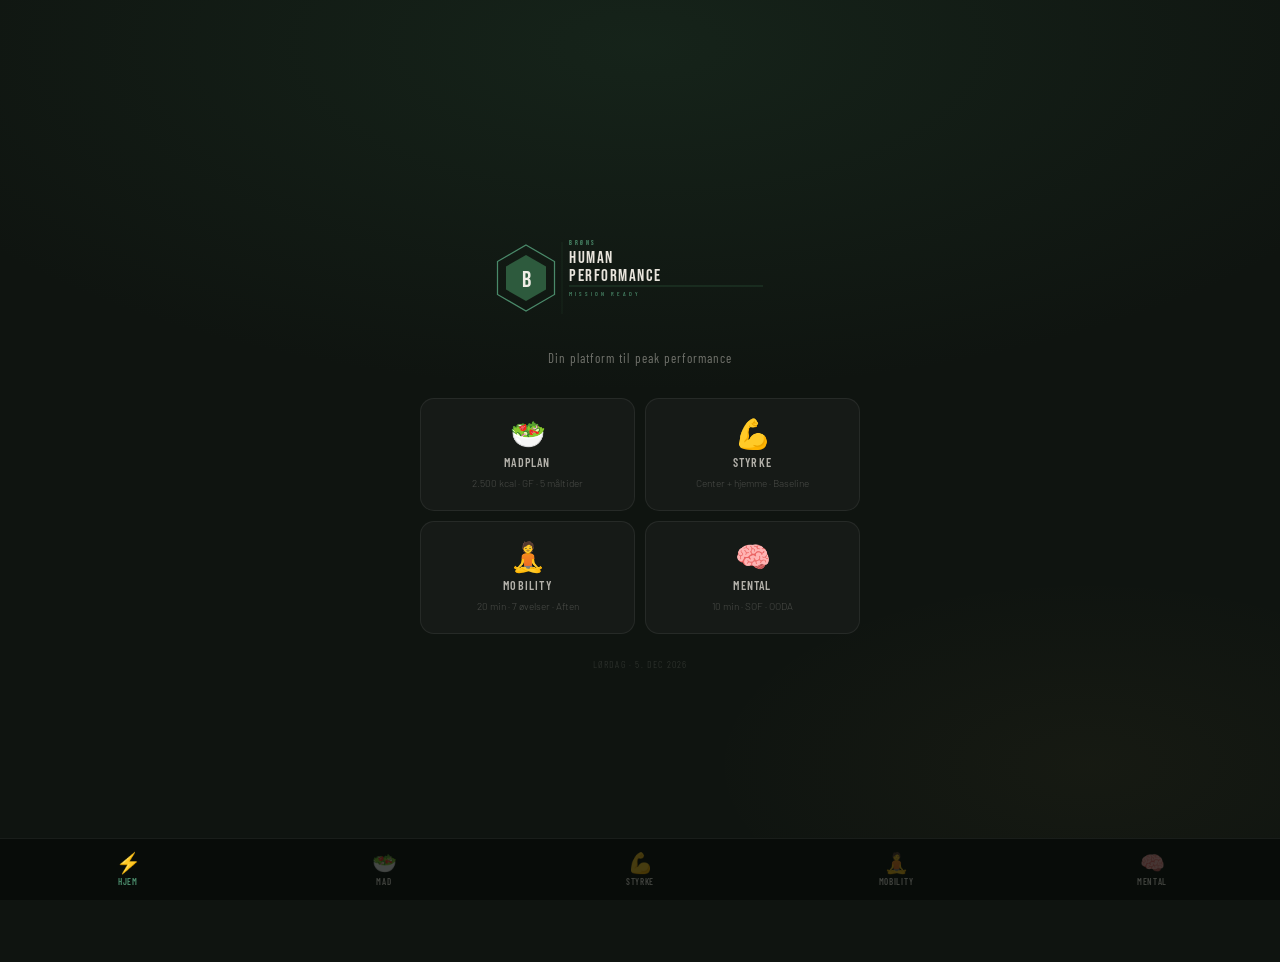
<file: index.html..html>
<!DOCTYPE html>
<html lang="da">
<head>
<meta charset="UTF-8">
<meta name="viewport" content="width=device-width, initial-scale=1.0, viewport-fit=cover">
<meta name="apple-mobile-web-app-capable" content="yes">
<meta name="apple-mobile-web-app-status-bar-style" content="black-translucent">
<meta name="apple-mobile-web-app-title" content="BHP">
<meta name="mobile-web-app-capable" content="yes">
<meta name="theme-color" content="#0F1410">
<link rel="icon" type="image/png" sizes="32x32" href="[data-uri]">
<link rel="apple-touch-icon" sizes="180x180" href="[data-uri]">
<link rel="icon" type="image/png" sizes="512x512" href="[data-uri]">
<title>Brøns Human Performance</title>
<link href="https://fonts.googleapis.com/css2?family=Bebas+Neue&family=Barlow:wght@300;400;500;600;700&family=Barlow+Condensed:wght@300;400;500;600;700&family=Instrument+Serif:ital@0;1&family=DM+Sans:wght@300;400;500&family=Fraunces:wght@400;600;700&display=swap" rel="stylesheet">
<style>

/* ═══════════════════════════════════
   DESIGN SYSTEM — DARK
   Brøns Human Performance
═══════════════════════════════════ */
:root{
  --bg:#0F1410;
  --sur:#161A17;
  --sur2:#1C211E;
  --bor:rgba(255,255,255,0.07);
  --bor2:rgba(255,255,255,0.12);
  --txt:#E8E4DC;
  --mut:rgba(232,228,220,0.45);
  --mut2:rgba(232,228,220,0.25);
  --acc:#2D5A3D;
  --acl:rgba(45,90,61,0.15);
  --acm:#4A8A6A;
  --gold:#C8A84B;
  --goldl:rgba(200,168,75,0.12);
  --red:#C85A5A;
  --redl:rgba(200,90,90,0.12);
  --blue:#5A8AC8;
  --bluel:rgba(90,138,200,0.12);
  --pink:#A05070;
  --pinkl:rgba(160,80,112,0.12);
  --amber:#C89050;
  --ambl:rgba(200,144,80,0.12);
  --rad:10px;
}
*{box-sizing:border-box;margin:0;padding:0}
html{-webkit-text-size-adjust:100%}
body{
  background:var(--bg);
  font-family:'Barlow',sans-serif;
  font-weight:300;
  color:var(--txt);
  min-height:100vh;
  overflow-x:hidden;
  -webkit-font-smoothing:antialiased;
}

/* ── APP SHELL ── */
.app-header{
  position:fixed;top:0;left:0;right:0;
  z-index:200;
  height:54px;
  padding-top:env(safe-area-inset-top,0px);
  background:rgba(12,16,13,0.95);
  border-bottom:1px solid var(--bor);
  display:flex;align-items:center;
  justify-content:space-between;
  padding-left:1.25rem;padding-right:1rem;
  backdrop-filter:blur(16px);
  -webkit-backdrop-filter:blur(16px);
}
.app-header.hidden{display:none}
.header-module{
  font-family:'Barlow Condensed',sans-serif;
  font-size:16px;font-weight:600;
  letter-spacing:0.1em;text-transform:uppercase;
  color:var(--txt);
}
.header-logo-small{display:flex;align-items:center;}

.app-nav{
  position:fixed!important;bottom:0!important;left:0!important;right:0!important;
  z-index:200!important;
  background:rgba(9,13,10,0.97);
  border-top:1px solid var(--bor);
  display:flex!important;
  padding-bottom:env(safe-area-inset-bottom,0px);
  height:calc(62px + env(safe-area-inset-bottom,0px));
  backdrop-filter:blur(16px);
  -webkit-backdrop-filter:blur(16px);
}
.nav-item{
  flex:1;display:flex;flex-direction:column;
  align-items:center;justify-content:center;gap:3px;
  cursor:pointer;-webkit-tap-highlight-color:transparent;
  touch-action:manipulation;border:none;background:none;
  color:var(--mut2);transition:color 0.18s;
  min-height:44px;padding:6px 4px;
}
.nav-item.active{color:var(--acm);}
.nav-item:active{opacity:0.6;transform:scale(0.95);}
.nav-icon{font-size:20px;line-height:1;}
.nav-label{
  font-family:'Barlow Condensed',sans-serif;
  font-size:9px;font-weight:600;
  letter-spacing:0.08em;text-transform:uppercase;
}

.view-panel{
  display:none;min-height:100vh;
  padding-top:54px;
  padding-bottom:calc(62px + env(safe-area-inset-bottom,0px));
  background:var(--bg);
}
.view-panel.active{display:block;}
#view-home{padding-top:0;background:var(--bg);}

/* ── SPLASH ── */
.splash{
  min-height:100vh;
  display:flex;flex-direction:column;
  align-items:center;justify-content:center;
  padding:2rem 1.5rem;text-align:center;
  position:relative;overflow:hidden;
}
.splash::before{
  content:'';position:absolute;inset:0;
  background:
    radial-gradient(ellipse 90% 55% at 50% 5%, rgba(45,90,61,0.22) 0%, transparent 70%),
    radial-gradient(ellipse 50% 35% at 85% 85%, rgba(200,168,75,0.04) 0%, transparent 60%);
  pointer-events:none;
}
.splash-content{position:relative;z-index:1;width:100%;max-width:440px;margin:0 auto;}
.splash-logo{margin-bottom:1.5rem;display:flex;justify-content:center;}
.splash-tagline{
  font-family:'Barlow Condensed',sans-serif;
  font-size:13px;font-weight:400;
  color:var(--mut);letter-spacing:0.08em;
  margin-bottom:2rem;
}
.splash-grid{display:grid;grid-template-columns:1fr 1fr;gap:10px;margin-bottom:1.5rem;}
.splash-card{
  background:var(--sur);border:1px solid var(--bor);border-radius:14px;
  padding:1.25rem 0.75rem;cursor:pointer;
  -webkit-tap-highlight-color:transparent;touch-action:manipulation;
  transition:all 0.18s;display:flex;flex-direction:column;
  align-items:center;gap:7px;min-height:44px;
}
.splash-card:active{background:var(--acl);border-color:rgba(74,138,106,0.3);transform:scale(0.97);}
.splash-card-icon{font-size:1.8rem;line-height:1;}
.splash-card-label{
  font-family:'Barlow Condensed',sans-serif;
  font-size:12px;font-weight:600;letter-spacing:0.1em;text-transform:uppercase;
  color:rgba(232,228,220,0.75);
}
.splash-card-sub{font-size:10px;color:var(--mut2);text-align:center;line-height:1.4;}
.splash-date{
  font-family:'Barlow Condensed',sans-serif;font-size:10px;
  color:rgba(232,228,220,0.16);letter-spacing:0.12em;text-transform:uppercase;
}

/* ── MODULE SHARED HEADER ── */
.mod-hero{
  background:var(--sur);
  border-bottom:1px solid var(--bor);
  padding:1.5rem 1.25rem 1.25rem;
}
.mod-hero-eye{
  font-size:10px;font-weight:600;letter-spacing:0.18em;text-transform:uppercase;
  color:var(--acm);margin-bottom:0.5rem;
}
.mod-hero-title{
  font-family:'Bebas Neue',sans-serif;
  font-size:clamp(2.4rem,8vw,3.5rem);line-height:0.9;
  letter-spacing:0.02em;color:var(--txt);margin-bottom:0.5rem;
}
.mod-hero-title .g{color:var(--acm);}
.mod-hero-sub{font-size:13px;color:var(--mut);line-height:1.6;}

/* ── CARDS & BLOCKS ── */
.card{
  background:var(--sur);border:1px solid var(--bor);
  border-radius:var(--rad);overflow:hidden;margin-bottom:10px;
}
.card-head{
  display:flex;align-items:center;gap:10px;padding:0.9rem 1.1rem;
  cursor:pointer;-webkit-tap-highlight-color:transparent;
  touch-action:manipulation;user-select:none;min-height:52px;
}
.card-head:active{background:var(--sur2);}
.card-body{display:none;border-top:1px solid var(--bor);padding:1.1rem;background:var(--sur2);}
.card.open .card-body{display:block;}
.card-arrow{
  font-size:14px;color:var(--mut);transition:transform 0.22s;flex-shrink:0;
  width:26px;height:26px;border-radius:50%;
  border:1px solid var(--bor);display:flex;align-items:center;justify-content:center;
}
.card.open .card-arrow{transform:rotate(180deg);}

/* ── NOTE BOXES ── */
.note{
  border-radius:6px;padding:0.65rem 0.9rem;font-size:13px;
  line-height:1.65;margin-top:0.65rem;
}
.note strong{font-weight:600;}
.note-grn{background:var(--acl);border-left:2px solid var(--acc);color:var(--acm);}
.note-red{background:var(--redl);border-left:2px solid var(--red);color:#E09090;}
.note-gold{background:var(--goldl);border-left:2px solid var(--gold);color:#D4B060;}
.note-blue{background:var(--bluel);border-left:2px solid var(--blue);color:#8AB0E0;}
.note-amb{background:var(--ambl);border-left:2px solid var(--amber);color:#D4A060;}

/* ── SECTION WRAPPER ── */
.module-wrap{max-width:720px;margin:0 auto;padding:1.25rem 1rem;}

/* ── TABLES ── */
table{width:100%;border-collapse:collapse;margin-bottom:0.85rem;}
th{
  font-size:10px;font-weight:600;letter-spacing:0.1em;text-transform:uppercase;
  color:var(--mut);text-align:left;padding:6px 8px;border-bottom:1px solid var(--bor2);
}
td{padding:7px 8px;border-bottom:1px solid var(--bor);vertical-align:middle;font-size:13px;color:var(--txt);}
tr:last-child td{border-bottom:none;}

/* ── INPUTS ── */
.wi{
  width:88px;padding:5px 8px;border:1px solid var(--bor2);border-radius:6px;
  font-family:'Barlow',sans-serif;font-size:14px;font-weight:500;
  color:var(--acm);background:var(--acl);outline:none;text-align:center;
  -webkit-appearance:none;
}
.wi:focus{border-color:var(--acm);}
.wi::placeholder{color:rgba(74,138,106,0.4);font-weight:300;}
.na{
  width:100%;padding:8px 10px;border:1px solid var(--bor2);border-radius:6px;
  font-family:'Barlow',sans-serif;font-size:13px;font-weight:300;
  color:var(--txt);background:var(--sur);outline:none;resize:vertical;min-height:56px;
}
.na:focus{border-color:var(--acm);}

/* ── LABELS ── */
.fl{
  font-size:10px;font-weight:600;letter-spacing:0.1em;text-transform:uppercase;
  color:var(--mut);margin-bottom:5px;display:block;
}
.fr{margin-bottom:0.8rem;}
.tc{display:grid;grid-template-columns:1fr 1fr;gap:0.85rem;}
@media(max-width:480px){.tc{grid-template-columns:1fr;}}
.ad{
  font-size:12px;color:var(--mut);background:var(--sur2);
  border:1px solid var(--bor);border-radius:5px;
  padding:4px 9px;display:inline-block;
}

/* ── MADPLAN ── */
.header{background:var(--sur);border-bottom:1px solid var(--bor);padding:1.5rem 1.25rem 1.25rem;}
.header-label{font-size:10px;font-weight:600;letter-spacing:0.16em;text-transform:uppercase;color:var(--acm);margin-bottom:0.5rem;}
.header-title{font-family:'Bebas Neue',sans-serif;font-size:clamp(2.4rem,8vw,3.5rem);line-height:0.9;color:var(--txt);margin-bottom:0.4rem;}
.header-sub{font-size:13px;color:var(--mut);}
.macro-summary{background:var(--sur2);border-bottom:1px solid var(--bor);padding:1rem 1.25rem;}
.macro-summary-title{font-size:10px;font-weight:600;letter-spacing:0.12em;text-transform:uppercase;color:var(--mut);margin-bottom:0.75rem;}
.macro-grid{display:grid;grid-template-columns:repeat(auto-fit,minmax(90px,1fr));gap:7px;}
.macro-card{border-radius:8px;padding:0.8rem 0.9rem;display:flex;flex-direction:column;gap:3px;}
.macro-label{font-size:9px;font-weight:600;letter-spacing:0.06em;text-transform:uppercase;}
.macro-val{font-family:'Bebas Neue',sans-serif;font-size:1.6rem;line-height:1;}
.macro-unit{font-size:11px;opacity:0.65;margin-top:1px;}
.macro-kcal{background:var(--acl);color:var(--acm);}
.macro-protein{background:var(--bluel);color:var(--blue);}
.macro-carb{background:var(--goldl);color:var(--gold);}
.macro-fat{background:var(--pinkl);color:var(--pink);}
.macro-fiber{background:var(--ambl);color:var(--amber);}
.micro-bar{background:var(--sur);border-bottom:1px solid var(--bor);padding:0.9rem 1.25rem;}
.micro-bar-title{font-size:10px;font-weight:600;letter-spacing:0.12em;text-transform:uppercase;color:var(--mut);margin-bottom:0.6rem;}
.micro-pills{display:flex;flex-wrap:wrap;gap:6px;}
.micro-pill{
  background:var(--sur2);border:1px solid var(--bor2);border-radius:20px;
  padding:4px 10px;font-size:12px;color:var(--txt);display:flex;align-items:center;gap:4px;
}
.micro-pill strong{font-weight:500;color:var(--acm);}
.meals{max-width:720px;margin:1.1rem auto;padding:0 1rem;display:flex;flex-direction:column;gap:10px;}
.meal-card{background:var(--sur);border-radius:12px;border:1px solid var(--bor);overflow:hidden;}
.meal-header{
  display:flex;align-items:center;gap:10px;padding:0.9rem 1.1rem;
  cursor:pointer;-webkit-tap-highlight-color:transparent;
  touch-action:manipulation;user-select:none;min-height:56px;
}
.meal-header:active{background:var(--sur2);}
.meal-num{
  width:38px;height:38px;border-radius:9px;background:var(--acl);color:var(--acm);
  display:flex;align-items:center;justify-content:center;
  font-family:'Bebas Neue',sans-serif;font-size:18px;flex-shrink:0;
}
.meal-info{flex:1;min-width:0;}
.meal-name{font-size:14px;font-weight:500;color:var(--txt);margin-bottom:3px;line-height:1.3;}
.meal-tags{display:flex;gap:5px;flex-wrap:wrap;}
.meal-tag{font-size:10px;padding:2px 7px;border-radius:10px;font-weight:500;}
.tag-protein{background:var(--bluel);color:var(--blue);}
.tag-carb{background:var(--goldl);color:var(--gold);}
.tag-fat{background:var(--pinkl);color:var(--pink);}
.tag-fiber{background:var(--ambl);color:var(--amber);}
.meal-right{display:flex;align-items:center;gap:8px;flex-shrink:0;}
.meal-kcal{font-family:'Bebas Neue',sans-serif;font-size:1.2rem;color:var(--acm);}
.meal-arrow{
  width:26px;height:26px;border-radius:50%;background:var(--acl);
  color:var(--acm);display:flex;align-items:center;justify-content:center;
  font-size:14px;transition:transform 0.22s;flex-shrink:0;
}
.meal-card.open .meal-arrow{transform:rotate(180deg);}
.meal-body{display:none;border-top:1px solid var(--bor);padding:1.1rem;background:var(--sur2);}
.meal-card.open .meal-body{display:block;}
.ingredient-list{list-style:none;margin-bottom:0.85rem;}
.ingredient-row{
  display:flex;justify-content:space-between;align-items:baseline;
  padding:7px 0;border-bottom:1px solid var(--bor);font-size:13px;gap:8px;
}
.ingredient-row:last-child{border-bottom:none;}
.ing-name{color:var(--txt);flex:1;}
.ing-amount{color:var(--mut);font-size:12px;text-align:right;flex-shrink:0;}
.meal-macros{display:grid;grid-template-columns:repeat(4,1fr);gap:5px;margin-top:0.75rem;}
.mm{border-radius:7px;padding:6px 5px;text-align:center;}
.mm-label{font-size:9px;text-transform:uppercase;letter-spacing:0.06em;opacity:0.65;}
.mm-val{font-size:13px;font-weight:500;margin-top:1px;}
.totals-card{max-width:720px;margin:0 auto 1.5rem;padding:0 1rem;}
.totals-inner{background:var(--acc);border-radius:12px;padding:1.25rem 1.5rem;}
.totals-title{font-size:10px;letter-spacing:0.12em;text-transform:uppercase;color:rgba(232,228,220,0.55);margin-bottom:0.85rem;}
.totals-grid{display:grid;grid-template-columns:repeat(auto-fit,minmax(80px,1fr));gap:10px;}
.total-label{font-size:10px;color:rgba(232,228,220,0.55);margin-bottom:2px;}
.total-val{font-family:'Bebas Neue',sans-serif;font-size:1.4rem;font-weight:400;color:var(--txt);}
.total-unit{font-size:11px;color:rgba(232,228,220,0.5);}
.install-bar{display:none;}

/* ── STYRKE TRACKER ── */
.bsec{background:var(--sur2);padding:1rem 1.25rem;border-bottom:1px solid var(--bor);}
.binn{max-width:720px;margin:0 auto;}
.btop{display:flex;align-items:flex-start;justify-content:space-between;gap:1rem;flex-wrap:wrap;margin-bottom:0.85rem;}
.btitl{font-family:'Bebas Neue',sans-serif;font-size:1.3rem;color:var(--acm);letter-spacing:0.05em;}
.bsubt{font-size:11px;color:var(--mut);margin-top:2px;}
.bgrid{display:grid;grid-template-columns:repeat(auto-fit,minmax(120px,1fr));gap:7px;}
.bcard{background:var(--sur);border-radius:8px;padding:0.7rem 0.85rem;border:1px solid var(--bor);}
.bcnm{font-size:9.5px;font-weight:600;letter-spacing:0.06em;text-transform:uppercase;color:var(--mut);margin-bottom:0.45rem;}
.bcls{display:flex;gap:4px;margin-bottom:3px;}
.bclb{display:flex;gap:4px;font-size:8.5px;color:var(--mut2);}
.bclb span,.bcls span{flex:1;text-align:center;}
.lb{flex:1;text-align:center;font-family:'Bebas Neue',sans-serif;font-size:0.95rem;border-radius:3px;padding:2px 3px;color:var(--mut);background:var(--sur2);}
.lg{flex:1;text-align:center;font-family:'Bebas Neue',sans-serif;font-size:0.95rem;border-radius:3px;padding:2px 3px;color:var(--acm);background:var(--acl);}
.lgr{flex:1;text-align:center;font-family:'Bebas Neue',sans-serif;font-size:0.95rem;border-radius:3px;padding:2px 3px;color:var(--gold);background:var(--goldl);}
.winb{width:72px;padding:4px 8px;border:1px solid var(--bor2);border-radius:6px;font-family:'Barlow',sans-serif;font-size:14px;font-weight:500;color:var(--acm);background:var(--acl);outline:none;text-align:center;}
.winb:focus{border-color:var(--acm);}
.winb::placeholder{color:rgba(74,138,106,0.4);}
.adsp{font-size:11px;color:var(--mut);font-style:italic;}
.savebtn{display:none;}
.prog{max-width:720px;margin:0 auto;padding:1.25rem 1rem;}
.view{display:block;}
.sticky{
  position:sticky;top:54px;z-index:10;
  background:rgba(12,16,13,0.96);
  border-bottom:1px solid var(--bor);
  padding:0.55rem 1.25rem;
  display:flex;gap:6px;align-items:center;flex-wrap:wrap;
  backdrop-filter:blur(12px);
}
.nb{
  padding:5px 12px;background:transparent;border:1px solid var(--bor2);
  color:var(--mut);font-family:'Barlow Condensed',sans-serif;font-size:11px;
  font-weight:600;letter-spacing:0.07em;text-transform:uppercase;
  border-radius:3px;cursor:pointer;transition:all 0.18s;white-space:nowrap;
}
.nb.active{background:var(--acc);border-color:var(--acc);color:var(--txt);}
.sstatus{margin-left:auto;font-size:11px;color:var(--acm);font-weight:500;}
.blk{margin-top:1.5rem;margin-bottom:0.6rem;}
.blk:first-child{margin-top:0;}
.bh{display:flex;align-items:center;gap:10px;margin-bottom:0.5rem;}
.blet{font-family:'Bebas Neue',sans-serif;font-size:2rem;line-height:1;flex-shrink:0;width:32px;}
.bif{flex:1;}
.bna{font-size:10px;font-weight:700;letter-spacing:0.12em;text-transform:uppercase;color:var(--mut);}
.bsub{font-size:13px;font-weight:500;color:var(--txt);}
.bti{font-family:'Bebas Neue',sans-serif;font-size:1rem;flex-shrink:0;}
.bln{height:2px;border-radius:1px;margin-bottom:0.6rem;}
.cp .blet{color:rgba(200,144,80,0.2);}.cp .bti{color:var(--amber);}.cp .bln{background:var(--amber);}
.ca .blet{color:rgba(45,90,61,0.25);}.ca .bti{color:var(--acm);}.ca .bln{background:var(--acm);}
.cb .blet{color:rgba(90,138,200,0.2);}.cb .bti{color:var(--blue);}.cb .bln{background:var(--blue);}
.cc .blet{color:rgba(160,80,112,0.2);}.cc .bti{color:var(--pink);}.cc .bln{background:var(--pink);}
.cd .blet{color:rgba(200,90,90,0.2);}.cd .bti{color:var(--red);}.cd .bln{background:var(--red);}
.ce .blet{color:rgba(74,138,106,0.15);}.ce .bti{color:var(--acm);}.ce .bln{background:rgba(74,138,106,0.4);}
.copt .blet{color:rgba(90,138,200,0.12);}.copt .bti{color:rgba(90,138,200,0.5);}.copt .bln{background:rgba(90,138,200,0.2);}
.ec{background:var(--sur);border-radius:9px;border:1px solid var(--bor);margin-bottom:8px;overflow:hidden;}
.eh{display:flex;align-items:center;gap:9px;padding:0.8rem 1rem;cursor:pointer;-webkit-tap-highlight-color:transparent;touch-action:manipulation;user-select:none;min-height:50px;}
.eh:active{background:var(--sur2);}
.es{width:4px;border-radius:2px;align-self:stretch;flex-shrink:0;}
.sp{background:var(--amber);}.sa{background:var(--acm);}.sb{background:var(--blue);}
.sc{background:var(--pink);}.sd{background:var(--red);}.se{background:rgba(74,138,106,0.5);}.sopt{background:rgba(90,138,200,0.4);}
.en{font-family:'Bebas Neue',sans-serif;font-size:1.5rem;line-height:1;color:rgba(232,228,220,0.15);flex-shrink:0;width:24px;text-align:center;}
.ei{flex:1;min-width:0;}
.enm{font-size:14px;font-weight:500;color:var(--txt);margin-bottom:2px;}
.emt{font-size:11px;color:var(--mut);}
.arr{font-size:14px;color:var(--mut);transition:transform 0.22s;flex-shrink:0;width:24px;height:24px;border-radius:50%;border:1px solid var(--bor);display:flex;align-items:center;justify-content:center;}
.ec.open .arr{transform:rotate(180deg);}
.ebody{display:none;border-top:1px solid var(--bor);padding:1rem;background:var(--sur2);}
.ec.open .ebody{display:block;}
.clbl{font-size:10px;font-weight:600;letter-spacing:0.1em;text-transform:uppercase;color:var(--mut);margin-bottom:0.6rem;display:block;}
.dur{background:var(--acl);border-radius:7px;padding:0.55rem 0.8rem;margin-bottom:0.8rem;display:flex;align-items:center;gap:8px;}
.dur-t{font-size:13px;color:var(--acm);font-weight:500;}
.dur-s{font-size:11px;color:var(--acm);opacity:0.7;}
.n-grn{background:var(--acl);border-left:2px solid var(--acc);color:var(--acm);}
.n-teal{background:rgba(45,90,61,0.1);border-left:2px solid var(--acm);color:var(--acm);}
.n-red{background:var(--redl);border-left:2px solid var(--red);color:#E09090;}
.n-amb{background:var(--ambl);border-left:2px solid var(--amber);color:#D4A060;}
.n-blu{background:var(--bluel);border-left:2px solid var(--blue);color:#8AB0E0;}
.n-gold{background:var(--goldl);border-left:2px solid var(--gold);color:#D4B060;}
.n-sof{background:var(--acl);border-left:2px solid var(--acm);color:var(--acm);}
.n-skade{background:var(--redl);border-left:2px solid var(--red);color:#E09090;}
.nb-block{border-radius:6px;padding:0.6rem 0.85rem;font-size:12px;line-height:1.65;margin-top:0.5rem;}
.nb-block strong{font-weight:600;}
.pn{background:var(--acl);border-left:2px solid var(--acc);border-radius:0 5px 5px 0;padding:0.55rem 0.8rem;font-size:12px;color:var(--acm);line-height:1.65;margin-top:0.6rem;}
.pn strong{font-weight:600;}
.sn{background:var(--redl);border-left:2px solid var(--red);border-radius:0 5px 5px 0;padding:0.55rem 0.8rem;font-size:12px;color:#E09090;line-height:1.65;margin-top:0.5rem;}
.sn strong{font-weight:600;}
.on{background:var(--bluel);border-left:2px solid var(--blue);border-radius:0 5px 5px 0;padding:0.55rem 0.8rem;font-size:12px;color:#8AB0E0;line-height:1.65;margin-top:0.5rem;}
.hb{background:none;border:1px solid var(--bor);border-radius:5px;padding:3px 9px;font-size:10px;font-weight:600;color:var(--mut);cursor:pointer;letter-spacing:0.06em;text-transform:uppercase;margin-top:0.6rem;}
.hb:hover{border-color:var(--acm);color:var(--acm);}
.hl{display:none;margin-top:0.4rem;background:var(--sur);border-radius:5px;border:1px solid var(--bor);overflow:hidden;}
.hl.show{display:block;}
.hi2{padding:6px 10px;border-bottom:1px solid var(--bor);font-size:11px;display:flex;justify-content:space-between;gap:6px;flex-wrap:wrap;}
.hi2:last-child{border-bottom:none;}
.hid{color:var(--txt);font-weight:500;}.hiw{color:var(--acm);font-weight:500;}
.prog-box{background:var(--acl);border-radius:5px;padding:0.5rem 0.7rem;font-size:11px;color:var(--acm);margin-top:0.5rem;line-height:1.6;}
.ex-grid{display:grid;grid-template-columns:1fr 1fr;gap:0.85rem;}
@media(max-width:480px){.ex-grid{grid-template-columns:1fr;}}
.blabel{font-size:10px;font-weight:600;letter-spacing:0.08em;text-transform:uppercase;color:var(--mut);margin-bottom:6px;margin-top:8px;display:block;}
.blabel:first-child{margin-top:0;}
.tm{font-size:11px;color:var(--mut);padding:4px 0;}

/* ── MOBILITY ── */
.hero{background:var(--sur);border-bottom:1px solid var(--bor);padding:2rem 1.25rem 1.5rem;position:relative;overflow:hidden;}
.hero::before{content:'';position:absolute;inset:0;background:radial-gradient(ellipse 80% 60% at 50% -10%, rgba(74,138,106,0.12) 0%, transparent 70%);pointer-events:none;}
.hi{position:relative;z-index:1;}
.eye{font-size:10px;font-weight:600;letter-spacing:0.18em;text-transform:uppercase;color:var(--acm);margin-bottom:0.4rem;display:flex;align-items:center;gap:8px;}
.eye::before{content:'';width:20px;height:1px;background:var(--acm);}
.htit{font-family:'Bebas Neue',sans-serif;font-size:clamp(2.4rem,8vw,3.5rem);line-height:0.9;letter-spacing:0.02em;color:var(--txt);margin-bottom:0.5rem;}
.htit .g{color:var(--acm);}
.hsub{font-size:13px;color:var(--mut);line-height:1.6;}
.hpills{display:flex;flex-wrap:wrap;gap:6px;margin-top:0.85rem;}
.hp{background:var(--sur2);border:1px solid var(--bor);border-radius:3px;padding:4px 10px;font-size:10px;font-weight:500;letter-spacing:0.08em;text-transform:uppercase;color:var(--mut);}
.hp.gold{border-color:rgba(200,168,75,0.3);color:var(--gold);}
.prog-mob{max-width:720px;margin:1.25rem auto 0;padding:0 1rem;}
.ex{background:var(--sur);border-radius:12px;border:1px solid var(--bor);margin-bottom:12px;overflow:hidden;transition:border-color 0.2s;}
.ex:hover{border-color:var(--bor2);}
.ex-head{display:flex;align-items:flex-start;gap:10px;padding:0.9rem 1.1rem;cursor:pointer;-webkit-tap-highlight-color:transparent;touch-action:manipulation;user-select:none;min-height:56px;}
.ex-head:active{background:var(--sur2);}
.ex-stripe{width:4px;border-radius:2px;align-self:stretch;flex-shrink:0;margin-top:3px;}
.ex-num{font-family:'Bebas Neue',sans-serif;font-size:1.5rem;line-height:1;color:rgba(232,228,220,0.12);flex-shrink:0;width:28px;text-align:center;margin-top:2px;}
.ex-info{flex:1;min-width:0;}
.ex-name{font-size:14px;font-weight:500;color:var(--txt);margin-bottom:3px;}
.ex-sub{font-size:11px;color:var(--mut);margin-bottom:5px;}
.tags{display:flex;gap:5px;flex-wrap:wrap;}
.tag{font-size:10px;font-weight:600;padding:2px 7px;border-radius:10px;}
.ex-right{display:flex;flex-direction:column;align-items:flex-end;gap:4px;flex-shrink:0;}
.ex-time{font-family:'Bebas Neue',sans-serif;font-size:1.3rem;line-height:1;}
.arr2{font-size:14px;color:var(--mut);transition:transform 0.22s;width:24px;height:24px;border-radius:50%;border:1px solid var(--bor);display:flex;align-items:center;justify-content:center;}
.ex.open .arr2{transform:rotate(180deg);}
.ex-body{display:none;border-top:1px solid var(--bor);background:var(--sur2);}
.ex.open .ex-body{display:block;}
.ex-grid{display:grid;grid-template-columns:1fr 1fr;gap:0;}
@media(max-width:540px){.ex-grid{grid-template-columns:1fr;}}
.ex-col{padding:1rem 1.1rem;}
.ex-col+.ex-col{border-left:1px solid var(--bor);}
@media(max-width:540px){.ex-col+.ex-col{border-left:none;border-top:1px solid var(--bor);}}
.steps{list-style:none;display:flex;flex-direction:column;gap:7px;margin-bottom:0.85rem;}
.step{display:flex;gap:8px;font-size:13px;color:var(--txt);line-height:1.55;}
.step-n{font-family:'Bebas Neue',sans-serif;font-size:1rem;color:var(--acm);flex-shrink:0;width:18px;line-height:1.4;}
.yt{display:inline-flex;align-items:center;gap:5px;border-radius:6px;padding:6px 11px;font-size:11px;font-weight:600;text-decoration:none;transition:opacity 0.2s;margin-top:0.25rem;width:fit-content;}
.yt:hover{opacity:0.82;}
.yt-red{background:#CC0000;color:#fff;}
.yt-teal{background:var(--acm);color:#fff;}
.yts{display:flex;flex-direction:column;gap:6px;}
.summary{background:var(--sur);border-top:1px solid var(--bor);padding:1.25rem 1.5rem;margin-top:1rem;}
.st{font-family:'Bebas Neue',sans-serif;font-size:1.3rem;color:var(--acm);margin-bottom:0.85rem;letter-spacing:0.05em;}
.sg{display:grid;grid-template-columns:repeat(auto-fit,minmax(180px,1fr));gap:8px;}
.si{background:var(--sur2);border-radius:7px;padding:0.75rem 0.9rem;border-left:2px solid var(--acc);}
.sl{font-size:9.5px;letter-spacing:0.1em;text-transform:uppercase;color:var(--mut);margin-bottom:3px;}
.sv{font-size:12px;color:var(--txt);line-height:1.55;}
.c1 .ex-stripe,.c1 .ex-time{background:var(--acm);color:var(--acm);}
.c1 .ex-time{background:transparent;}
.c2 .ex-stripe{background:var(--acc);}.c2 .ex-time{color:var(--acc);}
.c3 .ex-stripe{background:var(--blue);}.c3 .ex-time{color:var(--blue);}
.c4 .ex-stripe{background:var(--amber);}.c4 .ex-time{color:var(--amber);}
.c5 .ex-stripe{background:var(--pink);}.c5 .ex-time{color:var(--pink);}
.c6 .ex-stripe{background:rgba(90,138,200,0.6);}.c6 .ex-time{color:rgba(90,138,200,0.8);}
.c7 .ex-stripe{background:var(--gold);}.c7 .ex-time{color:var(--gold);}
.tag-hip{background:var(--pinkl);color:var(--pink);}
.tag-run{background:var(--acl);color:var(--acm);}
.tag-ryg{background:var(--bluel);color:var(--blue);}
.tag-hof{background:var(--redl);color:var(--red);}
.tag-flex{background:var(--ambl);color:var(--amber);}
.tag-core{background:rgba(90,138,200,0.12);color:rgba(90,138,200,0.8);}
.tag-main{background:var(--acl);color:var(--acm);}
.nb-note{border-radius:6px;padding:0.6rem 0.85rem;font-size:12px;line-height:1.65;margin-top:0.5rem;}
.nb-note strong{font-weight:600;}
.bsec-mob{background:var(--sur2);padding:1rem 1.25rem;border-bottom:1px solid var(--bor);}
.bhist-btn{background:none;border:1px solid var(--bor);border-radius:5px;padding:3px 9px;font-size:10px;font-weight:600;color:var(--mut);cursor:pointer;letter-spacing:0.06em;text-transform:uppercase;margin-top:0.6rem;width:100%;}
.bhist{display:none;margin-top:0.45rem;background:var(--sur);border-radius:5px;border:1px solid var(--bor);overflow:hidden;}
.bhist.show{display:block;}
.bhi{padding:5px 8px;border-bottom:1px solid var(--bor);font-size:10px;display:flex;justify-content:space-between;gap:6px;}
.bhi:last-child{border-bottom:none;}
.bhid{color:var(--txt);font-weight:500;}.bhiv{color:var(--acm);font-size:9.5px;}

/* ── MENTAL ── */
.hero-bg{position:absolute;inset:0;background:radial-gradient(ellipse 80% 60% at 50% -10%, rgba(200,168,75,0.08) 0%, transparent 70%), radial-gradient(ellipse 40% 40% at 90% 80%, rgba(74,138,106,0.04) 0%, transparent 60%);}
.hero-eyebrow{font-size:10px;font-weight:600;letter-spacing:0.22em;text-transform:uppercase;color:var(--gold);margin-bottom:1rem;position:relative;display:flex;align-items:center;gap:10px;}
.hero-eyebrow::before{content:'';width:24px;height:1px;background:var(--gold);}
.hero-title{font-family:'Bebas Neue',sans-serif;font-size:clamp(3.5rem,12vw,6rem);line-height:0.88;letter-spacing:0.02em;margin-bottom:1rem;position:relative;color:var(--txt);}
.hero-title .line2{color:var(--gold);font-family:'Instrument Serif',serif;font-style:italic;font-size:clamp(2.8rem,10vw,5rem);}
.hero-desc{font-size:14px;color:var(--mut);line-height:1.7;max-width:480px;position:relative;margin-bottom:1.25rem;}
.hero-pills{display:flex;flex-wrap:wrap;gap:6px;position:relative;}
.pill{background:var(--sur2);border:1px solid var(--bor);border-radius:2px;padding:4px 10px;font-size:10px;font-weight:500;letter-spacing:0.08em;text-transform:uppercase;color:var(--mut);}
.pill.gold{border-color:rgba(200,168,75,0.3);color:var(--gold);}
.identity-card{background:var(--goldl);border:1px solid rgba(200,168,75,0.2);border-radius:8px;padding:1.25rem;margin-bottom:1.25rem;position:relative;overflow:hidden;}
.identity-card::before{content:'"';position:absolute;top:-10px;right:14px;font-family:'Instrument Serif',serif;font-size:7rem;color:rgba(200,168,75,0.08);line-height:1;}
.identity-text{font-family:'Instrument Serif',serif;font-size:1.3rem;line-height:1.5;color:var(--gold);font-style:italic;position:relative;}
.identity-sub{font-size:11px;color:var(--mut);margin-top:0.5rem;letter-spacing:0.06em;}
.protocol-block{background:var(--sur);border:1px solid var(--bor);border-radius:8px;overflow:hidden;cursor:pointer;-webkit-tap-highlight-color:transparent;touch-action:manipulation;margin-bottom:8px;}
.protocol-block:active{opacity:0.85;}
.pb-head{display:flex;align-items:center;gap:10px;padding:0.9rem 1rem;min-height:52px;}
.pb-time{font-family:'Bebas Neue',sans-serif;font-size:1.7rem;line-height:1;flex-shrink:0;width:52px;}
.pb-divider{width:1px;height:34px;background:var(--bor);flex-shrink:0;}
.pb-info{flex:1;min-width:0;}
.pb-title{font-size:14px;font-weight:500;color:var(--txt);margin-bottom:2px;}
.pb-meta{font-size:11px;color:var(--mut);}
.pb-badge{font-size:9px;font-weight:600;letter-spacing:0.06em;padding:2px 7px;border-radius:2px;text-transform:uppercase;flex-shrink:0;}
.pb-arrow{font-size:13px;color:var(--mut);transition:transform 0.22s;flex-shrink:0;width:22px;height:22px;border-radius:50%;border:1px solid var(--bor);display:flex;align-items:center;justify-content:center;}
.protocol-block.open .pb-arrow{transform:rotate(180deg);}
.pb-body{display:none;border-top:1px solid var(--bor);padding:1rem;background:var(--sur2);}
.protocol-block.open .pb-body{display:block;}
.pb-steps{list-style:none;display:flex;flex-direction:column;gap:9px;margin-bottom:0.85rem;}
.pb-step{display:flex;gap:8px;font-size:13px;color:var(--txt);line-height:1.55;}
.pb-step-n{font-family:'Bebas Neue',sans-serif;font-size:1rem;color:var(--gold);flex-shrink:0;width:20px;line-height:1.4;}
.pb-note{border-radius:6px;padding:0.6rem 0.85rem;font-size:12px;line-height:1.65;margin-top:0.5rem;}
.pb-note strong{font-weight:600;}
.tool-card{background:var(--sur);border:1px solid var(--bor);border-radius:8px;padding:1rem 1.1rem;cursor:pointer;-webkit-tap-highlight-color:transparent;touch-action:manipulation;margin-bottom:8px;}
.tool-card:active{opacity:0.85;}
.tc-head{display:flex;align-items:flex-start;justify-content:space-between;gap:10px;margin-bottom:0;}
.tc-left{flex:1;}
.tc-origin{font-size:9.5px;font-weight:600;letter-spacing:0.12em;text-transform:uppercase;color:var(--mut);margin-bottom:3px;}
.tc-name{font-family:'Bebas Neue',sans-serif;font-size:1.35rem;letter-spacing:0.04em;line-height:1;margin-bottom:3px;color:var(--txt);}
.tc-tagline{font-size:12px;color:var(--mut);line-height:1.4;}
.tc-arrow{font-size:13px;color:var(--mut);transition:transform 0.22s;flex-shrink:0;margin-top:2px;}
.tool-card.open .tc-arrow{transform:rotate(180deg);}
.tc-body{display:none;border-top:1px solid var(--bor);padding-top:0.85rem;margin-top:0.85rem;font-size:13px;color:var(--mut);line-height:1.7;}
.tool-card.open .tc-body{display:block;}
.tc-apply{margin-top:0.65rem;font-size:12px;color:var(--gold);background:var(--goldl);border-radius:5px;padding:0.5rem 0.7rem;line-height:1.6;}
.tc-apply strong{font-weight:600;}
.t-gold .pb-time{color:var(--gold);}.t-gold .pb-badge{background:var(--goldl);color:var(--gold);border:1px solid rgba(200,168,75,0.2);}
.t-grn .pb-time{color:var(--acm);}.t-grn .pb-badge{background:var(--acl);color:var(--acm);border:1px solid rgba(45,90,61,0.2);}
.t-red .pb-time{color:var(--red);}.t-red .pb-badge{background:var(--redl);color:#E09090;border:1px solid rgba(200,90,90,0.2);}
.t-blu .pb-time{color:var(--blue);}.t-blu .pb-badge{background:var(--bluel);color:#8AB0E0;border:1px solid rgba(90,138,200,0.2);}
.t-mut .pb-time{color:var(--mut);}.t-mut .pb-badge{background:var(--sur2);color:var(--mut);border:1px solid var(--bor);}
.victory-days{display:grid;grid-template-columns:repeat(7,1fr);gap:5px;}
.vd-label{font-size:8px;text-align:center;color:var(--mut);letter-spacing:0.04em;}
.victory-grid{display:grid;grid-template-columns:repeat(7,1fr);gap:5px;margin-bottom:5px;}
.v-day{aspect-ratio:1;border-radius:4px;border:1px solid var(--bor);background:var(--sur);cursor:pointer;-webkit-tap-highlight-color:transparent;touch-action:manipulation;transition:all 0.18s;min-height:36px;}
.v-day.won{background:var(--acm);border-color:var(--acm);}
.v-day.lost{background:var(--redl);border-color:rgba(200,90,90,0.3);}
.victory-legend{display:flex;gap:14px;margin-top:0.65rem;font-size:12px;color:var(--mut);}
.vl-item{display:flex;align-items:center;gap:5px;}
.vl-dot{width:10px;height:10px;border-radius:2px;}
.quote-block{background:var(--sur2);border-left:3px solid var(--gold);border-radius:0 8px 8px 0;padding:0.9rem 1.1rem;margin:1rem 0;}
.quote-text{font-family:'Instrument Serif',serif;font-style:italic;font-size:1.05rem;line-height:1.6;color:var(--txt);margin-bottom:0.35rem;}
.quote-attr{font-size:11px;color:var(--mut);letter-spacing:0.08em;}
.protocol-grid{display:flex;flex-direction:column;gap:8px;}
.tools-grid{display:flex;flex-direction:column;gap:8px;}
.section{max-width:720px;margin:0 auto;padding:1.75rem 1.25rem;border-bottom:1px solid var(--bor);}
.section:last-child{border-bottom:none;}
.sec-label{font-size:9.5px;font-weight:700;letter-spacing:0.2em;text-transform:uppercase;color:var(--gold);margin-bottom:1.1rem;display:flex;align-items:center;gap:8px;}
.sec-label::after{content:'';flex:1;height:1px;background:var(--bor);}
.sec-title{font-family:'Bebas Neue',sans-serif;font-size:1.9rem;letter-spacing:0.05em;margin-bottom:0.65rem;line-height:1;color:var(--txt);}
.footer-men{background:var(--sur);border-top:1px solid var(--bor);padding:1.25rem;max-width:720px;margin:0 auto;}
.footer-title{font-family:'Bebas Neue',sans-serif;font-size:1.2rem;color:var(--acm);margin-bottom:0.65rem;letter-spacing:0.05em;}
.fgrid{display:grid;grid-template-columns:repeat(auto-fit,minmax(140px,1fr));gap:8px;}
.fi{background:var(--sur2);border-radius:6px;padding:0.65rem 0.85rem;border-left:2px solid var(--acc);}
.fi-l{font-size:9px;letter-spacing:0.1em;text-transform:uppercase;color:var(--mut);margin-bottom:3px;}
.fi-v{font-size:12px;color:var(--txt);line-height:1.5;}
/* footer for mobility */
.footer{background:var(--sur);border-top:1px solid var(--bor);padding:1.25rem 2rem;margin-top:0;}
.ft{font-family:'Bebas Neue',sans-serif;font-size:1.3rem;color:var(--acm);margin-bottom:0.75rem;}
.sg .si .sl{font-size:9.5px;letter-spacing:0.1em;text-transform:uppercase;color:var(--mut);margin-bottom:3px;}
.sg .si .sv{font-size:12px;color:var(--txt);line-height:1.5;}

</style>
</head>
<body>

<!-- FIXED HEADER -->
<header class="app-header hidden" id="app-header">
  <span class="header-module" id="header-title"></span>
  <div class="header-logo-small"><svg width="160" height="52" viewBox="0 0 340 110" xmlns="http://www.w3.org/2000/svg">
  <g transform="translate(40,55)">
    <polygon points="0,-37 32,-18.5 32,18.5 0,37 -32,18.5 -32,-18.5" fill="none" stroke="#4A8A6A" stroke-width="1.6"/>
    <polygon points="0,-26 22,-13 22,13 0,26 -22,13 -22,-13" fill="#2D5A3D"/>
    <text x="0" y="10" text-anchor="middle" font-family="Bebas Neue,sans-serif" font-size="25" fill="#F0EDE6">B</text>
  </g>
  <line x1="82" y1="14" x2="82" y2="96" stroke="#2D5A3D" stroke-width="0.7" opacity="0.5"/>
  <g transform="translate(92,18)">
    <text x="0" y="0" font-family="Bebas Neue,sans-serif" font-size="10" fill="#4A8A6A" letter-spacing="3">BRØNS</text>
    <text x="0" y="20" font-family="Bebas Neue,sans-serif" font-size="20" fill="#E8E4DC" letter-spacing="2">HUMAN PERFORMANCE</text>
    <line x1="0" y1="27" x2="226" y2="27" stroke="#2D5A3D" stroke-width="0.8"/>
    <text x="0" y="40" font-family="Barlow Condensed,sans-serif" font-size="8" font-weight="500" fill="#4A8A6A" letter-spacing="4">MISSION READY</text>
  </g>
</svg></div>
</header>

<!-- HOME / SPLASH -->
<div class="view-panel active" id="view-home">
  <div class="splash">
    <div class="splash-content">
      <div class="splash-logo"><svg width="300" height="96" viewBox="0 0 600 192" xmlns="http://www.w3.org/2000/svg">
  <g transform="translate(72,96)">
    <polygon points="0,-66 57,-33 57,33 0,66 -57,33 -57,-33" fill="none" stroke="#4A8A6A" stroke-width="2.5"/>
    <polygon points="0,-46 40,-23 40,23 0,46 -40,23 -40,-23" fill="#2D5A3D"/>
    <text x="0" y="18" text-anchor="middle" font-family="Bebas Neue,sans-serif" font-size="46" fill="#F0EDE6">B</text>
  </g>
  <line x1="144" y1="24" x2="144" y2="168" stroke="#2D5A3D" stroke-width="1" opacity="0.45"/>
  <g transform="translate(158,30)">
    <text x="0" y="0" font-family="Bebas Neue,sans-serif" font-size="14" fill="#4A8A6A" letter-spacing="5">BRØNS</text>
    <text x="0" y="36" font-family="Bebas Neue,sans-serif" font-size="34" fill="#E8E4DC" letter-spacing="3">HUMAN</text>
    <text x="0" y="72" font-family="Bebas Neue,sans-serif" font-size="34" fill="#E8E4DC" letter-spacing="3">PERFORMANCE</text>
    <line x1="0" y1="82" x2="388" y2="82" stroke="#2D5A3D" stroke-width="1.2"/>
    <text x="0" y="102" font-family="Barlow Condensed,sans-serif" font-size="12" font-weight="500" fill="#4A8A6A" letter-spacing="6">MISSION READY</text>
  </g>
</svg></div>
      <p class="splash-tagline">Din platform til peak performance</p>
      <div class="splash-grid">
        <div class="splash-card" onclick="showView('madplan')" ontouchend="st(event,'madplan')">
          <div class="splash-card-icon">🥗</div>
          <div class="splash-card-label">Madplan</div>
          <div class="splash-card-sub">2.500 kcal · GF · 5 måltider</div>
        </div>
        <div class="splash-card" onclick="showView('tracker')" ontouchend="st(event,'tracker')">
          <div class="splash-card-icon">💪</div>
          <div class="splash-card-label">Styrke</div>
          <div class="splash-card-sub">Center + hjemme · Baseline</div>
        </div>
        <div class="splash-card" onclick="showView('mobility')" ontouchend="st(event,'mobility')">
          <div class="splash-card-icon">🧘</div>
          <div class="splash-card-label">Mobility</div>
          <div class="splash-card-sub">20 min · 7 øvelser · Aften</div>
        </div>
        <div class="splash-card" onclick="showView('mental')" ontouchend="st(event,'mental')">
          <div class="splash-card-icon">🧠</div>
          <div class="splash-card-label">Mental</div>
          <div class="splash-card-sub">10 min · SOF · OODA</div>
        </div>
      </div>
      <div class="splash-date" id="splash-date"></div>
    </div>
  </div>
</div>

<!-- MADPLAN -->
<div class="view-panel" id="view-madplan">

<div class="install-bar" id="installBar">
  📱 Gem som app: tryk Del → "Føj til hjemmeskærm" (iOS) eller menuikonet (Android)
</div>

<div class="header">
  <p class="header-label">Martin Brøns · Fedttabsfase · Verificeret</p>
  <h1 class="header-title">Madplan<br>2.500 kcal</h1>
  <p class="header-sub">Glutenfri · Høj protein · 5 måltider · Kalorier verificeret pr. ingrediens</p>
</div>

<div class="macro-summary">
  <div class="macro-summary-title">Daglige makroer</div>
  <div class="macro-grid">
    <div class="macro-card macro-kcal"><span class="macro-label">Kalorier</span><span class="macro-val">2.500</span><span class="macro-unit">kcal/dag</span></div>
    <div class="macro-card macro-protein"><span class="macro-label">Protein</span><span class="macro-val">~160</span><span class="macro-unit">g · 26%</span></div>
    <div class="macro-card macro-carb"><span class="macro-label">Kulhydrat</span><span class="macro-val">~248</span><span class="macro-unit">g · 40%</span></div>
    <div class="macro-card macro-fat"><span class="macro-label">Fedt</span><span class="macro-val">~68</span><span class="macro-unit">g · 24%</span></div>
    <div class="macro-card macro-fiber"><span class="macro-label">Fiber</span><span class="macro-val">~34</span><span class="macro-unit">gram</span></div>
  </div>
</div>

<div class="micro-bar">
  <div class="micro-bar-title">Vigtige mikronutrienter (estimat)</div>
  <div class="micro-pills">
    <span class="micro-pill">Calcium <strong>~710 mg</strong></span>
    <span class="micro-pill">Jern <strong>~11 mg</strong></span>
    <span class="micro-pill">Kalium <strong>~2.400 mg</strong></span>
    <span class="micro-pill">Magnesium <strong>~310 mg</strong></span>
    <span class="micro-pill">C-vitamin <strong>~170 mg</strong></span>
    <span class="micro-pill">D-vitamin <strong>~1–4 µg</strong></span>
    <span class="micro-pill">B12 <strong>~3,2 µg</strong></span>
    <span class="micro-pill">Zink <strong>~8 mg</strong></span>
    <span class="micro-pill">Folat <strong>~270 µg</strong></span>
    <span class="micro-pill">Natrium <strong>~1.300 mg</strong></span>
  </div>
</div>

<div class="meals">

  <!-- MÅLTID 1 -->
  <div class="meal-card">
    <div class="meal-header">
      <div class="meal-num">1</div>
      <div class="meal-info">
        <div class="meal-name">Skyr-skål ELLER Havregrød</div>
        <div class="meal-tags">
          <span class="meal-tag tag-protein">Protein</span>
          <span class="meal-tag tag-carb">Kulhydrat</span>
        </div>
      </div>
      <div class="meal-right">
        <span class="meal-kcal">~667 kcal</span>
        <div class="meal-arrow">↓</div>
      </div>
    </div>
    <div class="meal-body">
      <ul class="ingredient-list">
        <li class="ingredient-row"><span class="ing-name">Løgismose eller Cheasy skyr, vanilje</span><span class="ing-amount">400g · ~240 kcal</span></li>
        <li class="ingredient-row"><span class="ing-name">Blåbær (primært) eller jordbær</span><span class="ing-amount">200g · ~80 kcal</span></li>
        <li class="ingredient-row"><span class="ing-name">Banan</span><span class="ing-amount">1 stk. (~120g) · ~107 kcal</span></li>
        <li class="ingredient-row"><span class="ing-name">Mandler</span><span class="ing-amount">20g · ~120 kcal</span></li>
        <li class="ingredient-row"><span class="ing-name">Latte (letmælk 2,5 dl)</span><span class="ing-amount">~120 kcal</span></li>
      </ul>
      <div class="meal-macros">
        <div class="mm macro-protein"><div class="mm-label">Protein</div><div class="mm-val">52g</div></div>
        <div class="mm macro-carb"><div class="mm-label">Kulhydrat</div><div class="mm-val">65g</div></div>
        <div class="mm macro-fat"><div class="mm-label">Fedt</div><div class="mm-val">12g</div></div>
        <div class="mm macro-fiber"><div class="mm-label">Fiber</div><div class="mm-val">8g</div></div>
      </div>
      <div class="note"><strong>Skyr-version:</strong> Casein-protein fra skyr mætter længe. Banan giver kalium — godt inden træning. Ca. 52g protein.</div>
      <div class="note" style="margin-top:8px"><strong>Alternativ — Havregrød:</strong> 80g <u>GF-certificeret</u> havregryn + vand/laktosefri mælk + 1 banan + 1 spsk honning + 20g mandler + latte. ~560 kcal · ~15g protein · ~85g KH. OBS: Tjek at havregryn er GF-certificeret — havre er naturligt GF men kan være forurenet ved produktion.</div>
    </div>
  </div>

  <!-- MÅLTID 2 -->
  <div class="meal-card">
    <div class="meal-header">
      <div class="meal-num">2</div>
      <div class="meal-info">
        <div class="meal-name">Frugt & Grønt snack</div>
        <div class="meal-tags">
          <span class="meal-tag tag-carb">Kulhydrat</span>
          <span class="meal-tag tag-fiber">Fiber</span>
        </div>
      </div>
      <div class="meal-right">
        <span class="meal-kcal">~250 kcal</span>
        <div class="meal-arrow">↓</div>
      </div>
    </div>
    <div class="meal-body">
      <ul class="ingredient-list">
        <li class="ingredient-row"><span class="ing-name">Æble</span><span class="ing-amount">1 stk. (~180g) · ~94 kcal</span></li>
        <li class="ingredient-row"><span class="ing-name">Pære</span><span class="ing-amount">1 stk. (~180g) · ~90 kcal</span></li>
        <li class="ingredient-row"><span class="ing-name">Gulerødder i stave</span><span class="ing-amount">200g · ~66 kcal</span></li>
      </ul>
      <div class="meal-macros">
        <div class="mm macro-protein"><div class="mm-label">Protein</div><div class="mm-val">3g</div></div>
        <div class="mm macro-carb"><div class="mm-label">Kulhydrat</div><div class="mm-val">50g</div></div>
        <div class="mm macro-fat"><div class="mm-label">Fedt</div><div class="mm-val">1g</div></div>
        <div class="mm macro-fiber"><div class="mm-label">Fiber</div><div class="mm-val">10g</div></div>
      </div>
      <div class="note"><strong>Tip:</strong> Gulerødder giver stor mæthed med få kalorier. Godt som snack inden træning — let på maven og naturlig energi.</div>
    </div>
  </div>

  <!-- MÅLTID 3 -->
  <div class="meal-card">
    <div class="meal-header">
      <div class="meal-num">3</div>
      <div class="meal-info">
        <div class="meal-name">Knækbrød med ost & pålæg ELLER Scrambled Eggs</div>
        <div class="meal-tags">
          <span class="meal-tag tag-protein">Protein</span>
          <span class="meal-tag tag-fat">Fedt</span>
        </div>
      </div>
      <div class="meal-right">
        <span class="meal-kcal">~420 kcal</span>
        <div class="meal-arrow">↓</div>
      </div>
    </div>
    <div class="meal-body">
      <ul class="ingredient-list">
        <li class="ingredient-row"><span class="ing-name">Øgo GF knækbrød (26g/styk)</span><span class="ing-amount">2 styk = 52g · 258 kcal</span></li>
        <li class="ingredient-row"><span class="ing-name">Cheasy ost 13% fedt</span><span class="ing-amount">3 skiver (~45g) · ~90 kcal</span></li>
        <li class="ingredient-row"><span class="ing-name">Kalkunpålæg (GF) — tjek etiket</span><span class="ing-amount">3 skiver (~45g) · ~55 kcal</span></li>
        <li class="ingredient-row"><span class="ing-name">Agurk eller tomat</span><span class="ing-amount">100g · ~20 kcal</span></li>
      </ul>
      <div class="meal-macros">
        <div class="mm macro-protein"><div class="mm-label">Protein</div><div class="mm-val">29g</div></div>
        <div class="mm macro-carb"><div class="mm-label">Kulhydrat</div><div class="mm-val">20g</div></div>
        <div class="mm macro-fat"><div class="mm-label">Fedt</div><div class="mm-val">21g</div></div>
        <div class="mm macro-fiber"><div class="mm-label">Fiber</div><div class="mm-val">6g</div></div>
      </div>
      <div class="note"><strong>Knækbrød-version:</strong> Øgo GF knækbrød 26g/styk · 129 kcal pr. styk. 2 styk = 258 kcal.</div>
      <div class="note" style="margin-top:8px"><strong>Alternativ — Scrambled Eggs (5 æg):</strong> 5 æg scrambled i lidt smør/olie. ~410 kcal · 30g protein · 28g fedt · 5–7 µg D-vitamin. Markant mere D-vitamin og protein. Tilføj salt, peber og frisk purløg.</div>
    </div>
  </div>

  <!-- MÅLTID 4 -->
  <div class="meal-card">
    <div class="meal-header">
      <div class="meal-num">4</div>
      <div class="meal-info">
        <div class="meal-name">Aftensmad — Protein & Kulhydrat</div>
        <div class="meal-tags">
          <span class="meal-tag tag-protein">Protein</span>
          <span class="meal-tag tag-carb">Kulhydrat</span>
          <span class="meal-tag tag-fat">Fedt</span>
        </div>
      </div>
      <div class="meal-right">
        <span class="meal-kcal">~672 kcal</span>
        <div class="meal-arrow">↓</div>
      </div>
    </div>
    <div class="meal-body">
      <ul class="ingredient-list">
        <li class="ingredient-row"><span class="ing-name">Kyllingebryst (rå) ELLER hvid fisk</span><span class="ing-amount">275g · ~288 kcal / 320g · ~256 kcal</span></li>
        <li class="ingredient-row"><span class="ing-name">Kartofler (kogt)</span><span class="ing-amount">320g · ~234 kcal</span></li>
        <li class="ingredient-row"><span class="ing-name">ELLER hvide ris (råvægt)</span><span class="ing-amount">80g · ~272 kcal kogt</span></li>
        <li class="ingredient-row"><span class="ing-name">ELLER GF pasta (råvægt)</span><span class="ing-amount">75g · ~265 kcal kogt</span></li>
        <li class="ingredient-row"><span class="ing-name">Broccoli, bønner eller asparges</span><span class="ing-amount">300g · ~90 kcal</span></li>
        <li class="ingredient-row"><span class="ing-name">Olivenolie til tilberedning</span><span class="ing-amount">1,5 tsk. · ~60 kcal</span></li>
        <li class="ingredient-row"><span class="ing-name">Salt, peber, hvidløg, urter</span><span class="ing-amount">efter smag · ~0 kcal</span></li>
      </ul>
      <div class="meal-macros">
        <div class="mm macro-protein"><div class="mm-label">Protein</div><div class="mm-val">62g</div></div>
        <div class="mm macro-carb"><div class="mm-label">Kulhydrat</div><div class="mm-val">58g</div></div>
        <div class="mm macro-fat"><div class="mm-label">Fedt</div><div class="mm-val">14g</div></div>
        <div class="mm macro-fiber"><div class="mm-label">Fiber</div><div class="mm-val">8g</div></div>
      </div>
      <div class="note"><strong>Kulhydrat-valg:</strong> Kartofler (320g kogt) · Hvide ris (80g råvægt) · GF pasta (75g råvægt). Alle giver ~230–270 kcal og ~50–56g KH. Ris = lettere på maven. Kartofler = mætter mest. Pasta = hurtigst.</div>
      <div class="note" style="margin-top:8px"><strong>Hvid fisk vs. kylling:</strong> Fisk giver samme protein men mere D-vitamin og omega-3. Varier gerne 3–4 dage om ugen.</div>
    </div>
  </div>

  <!-- MÅLTID 5 -->
  <div class="meal-card">
    <div class="meal-header">
      <div class="meal-num">5</div>
      <div class="meal-info">
        <div class="meal-name">Aften-skyr med bær & nødder</div>
        <div class="meal-tags">
          <span class="meal-tag tag-protein">Protein</span>
          <span class="meal-tag tag-carb">Kulhydrat</span>
          <span class="meal-tag tag-fat">Fedt</span>
        </div>
      </div>
      <div class="meal-right">
        <span class="meal-kcal">~488 kcal</span>
        <div class="meal-arrow">↓</div>
      </div>
    </div>
    <div class="meal-body">
      <ul class="ingredient-list">
        <li class="ingredient-row"><span class="ing-name">Løgismose eller Cheasy skyr, vanilje</span><span class="ing-amount">375g · ~225 kcal</span></li>
        <li class="ingredient-row"><span class="ing-name">Blåbær (primært) — friske eller frosne</span><span class="ing-amount">250g · ~100 kcal</span></li>
        <li class="ingredient-row"><span class="ing-name">Jordbær (alternativt)</span><span class="ing-amount">100g · ~32 kcal</span></li>
        <li class="ingredient-row"><span class="ing-name">Valnødder</span><span class="ing-amount">20g · ~131 kcal</span></li>
      </ul>
      <div class="meal-macros">
        <div class="mm macro-protein"><div class="mm-label">Protein</div><div class="mm-val">40g</div></div>
        <div class="mm macro-carb"><div class="mm-label">Kulhydrat</div><div class="mm-val">53g</div></div>
        <div class="mm macro-fat"><div class="mm-label">Fedt</div><div class="mm-val">14g</div></div>
        <div class="mm macro-fiber"><div class="mm-label">Fiber</div><div class="mm-val">8g</div></div>
      </div>
      <div class="note"><strong>Søvn-protein:</strong> Casein fra skyr arbejder mens du sover og beskytter muskelmassen. Valnødder giver omega-3 og sunde fedtsyrer.</div>
    </div>
  </div>

</div>

<div class="totals-card">
  <div class="totals-inner">
    <div class="totals-title">Dagens totaler — verificerede kalorier pr. ingrediens</div>
    <div class="totals-grid">
      <div><div class="total-label">Kalorier</div><div class="total-val">~2.500 <span class="total-unit">kcal</span></div></div>
      <div><div class="total-label">Protein</div><div class="total-val">~160 <span class="total-unit">g</span></div></div>
      <div><div class="total-label">Kulhydrat</div><div class="total-val">~248 <span class="total-unit">g</span></div></div>
      <div><div class="total-label">Fedt</div><div class="total-val">~68 <span class="total-unit">g</span></div></div>
      <div><div class="total-label">Fiber</div><div class="total-val">~34 <span class="total-unit">g</span></div></div>
    </div>
  </div>
</div>



</div>

<!-- STYRKE TRACKER -->
<div class="view-panel" id="view-tracker">

<!-- HERO -->
<div class="hero">
  <div class="hi">
    <div class="eye">Martin Brøns · 19. juni 1977</div>
    <h1 class="htit">Styrke<br><span class="g">Tracker</span></h1>
    <p class="hsub">Skriv vægte ind — gemmes automatisk · Dato sættes automatisk · Baseline beregnes fra din alder og vægt</p>
  </div>
</div>

<!-- BASELINE CALCULATOR -->
<div class="bsec">
  <div class="binn">
    <div class="btop">
      <div>
        <div class="btitl">Baseline Mål (5RM)</div>
        <div class="bsubt">Alderjusteret automatisk · Taste din aktuelle vægt ind og tryk Gem test</div>
      </div>
      <div class="wrow">
        <label class="wlbl">Vægt (kg)</label>
        <input type="number" id="bw" class="winb" placeholder="81" oninput="calcB();autoSaveTest()">
        <span class="adsp" id="adsp"></span>
      </div>
    </div>
    <div class="bgrid">
      <div class="bcard">
        <div class="bcnm">Squat 5RM</div>
        <div class="bcls"><span class="lb" id="sq-b">—</span><span class="lg" id="sq-g">—</span><span class="lgr" id="sq-gr">—</span></div>
        <div class="bclb"><span>Baseline</span><span>God</span><span>Fremragende</span></div>
        <button class="bhist-btn" onclick="tbh('sq')">📋 Historik</button>
        <div class="bhist" id="bh-sq"></div>
      </div>
      <div class="bcard">
        <div class="bcnm">Deadlift 5RM</div>
        <div class="bcls"><span class="lb" id="dl-b">—</span><span class="lg" id="dl-g">—</span><span class="lgr" id="dl-gr">—</span></div>
        <div class="bclb"><span>Baseline</span><span>God</span><span>Fremragende</span></div>
        <button class="bhist-btn" onclick="tbh('dl')">📋 Historik</button>
        <div class="bhist" id="bh-dl"></div>
      </div>
      <div class="bcard">
        <div class="bcnm">Bænkpres 5RM</div>
        <div class="bcls"><span class="lb" id="bp-b">—</span><span class="lg" id="bp-g">—</span><span class="lgr" id="bp-gr">—</span></div>
        <div class="bclb"><span>Baseline</span><span>God</span><span>Fremragende</span></div>
        <button class="bhist-btn" onclick="tbh('bp')">📋 Historik</button>
        <div class="bhist" id="bh-bp"></div>
      </div>
      <div class="bcard">
        <div class="bcnm">Military Press</div>
        <div class="bcls"><span class="lb" id="mp-b">—</span><span class="lg" id="mp-g">—</span><span class="lgr" id="mp-gr">—</span></div>
        <div class="bclb"><span>Baseline</span><span>God</span><span>Fremragende</span></div>
        <button class="bhist-btn" onclick="tbh('mp')">📋 Historik</button>
        <div class="bhist" id="bh-mp"></div>
      </div>
      <div class="bcard">
        <div class="bcnm">Bent Over Row</div>
        <div class="bcls"><span class="lb" id="bor-b">—</span><span class="lg" id="bor-g">—</span><span class="lgr" id="bor-gr">—</span></div>
        <div class="bclb"><span>Baseline</span><span>God</span><span>Fremragende</span></div>
        <button class="bhist-btn" onclick="tbh('bor')">📋 Historik</button>
        <div class="bhist" id="bh-bor"></div>
      </div>
      <div class="bcard">
        <div class="bcnm">Lat Pulldown</div>
        <div class="bcls"><span class="lb" id="lat-b">—</span><span class="lg" id="lat-g">—</span><span class="lgr" id="lat-gr">—</span></div>
        <div class="bclb"><span>Baseline</span><span>God</span><span>Fremragende</span></div>
        <button class="bhist-btn" onclick="tbh('lat')">📋 Historik</button>
        <div class="bhist" id="bh-lat"></div>
      </div>
      <div class="bcard">
        <div class="bcnm">Pull-ups</div>
        <div class="bcls"><span class="lb" id="pu-b">—</span><span class="lg" id="pu-g">—</span><span class="lgr" id="pu-gr">—</span></div>
        <div class="bclb"><span>Baseline</span><span>God</span><span>Fremragende</span></div>
        <button class="bhist-btn" onclick="tbh('pu')">📋 Historik</button>
        <div class="bhist" id="bh-pu"></div>
      </div>


    </div>
  </div>
</div>

<!-- STICKY NAV -->

<!-- FYS ØVELSER -->
<div class="bsec" style="margin-top:0;border-top:1px solid var(--bor)">
  <div class="binn">
    <div class="btop">
      <div>
        <div class="btitl">Rehabilitering — Fra Fysioterapeut</div>
        <div class="bsubt">Lav disse øvelser i den angivne frekvens · Fra din fys</div>
      </div>
    </div>
    <div style="display:flex;flex-direction:column;gap:8px;margin-top:.75rem;">

      <div class="bcard" style="display:flex;justify-content:space-between;align-items:center;padding:.75rem 1rem;">
        <div>
          <div class="bcnm" style="margin-bottom:2px">Iliacus</div>
          <div style="font-size:12px;color:var(--txt);">3 sæt × 10 reps</div>
        </div>
        <div style="background:var(--acl);border-radius:6px;padding:4px 10px;font-size:11px;font-weight:600;color:var(--acm);letter-spacing:.06em;">3× ugen</div>
      </div>

      <div class="bcard" style="display:flex;justify-content:space-between;align-items:center;padding:.75rem 1rem;">
        <div>
          <div class="bcnm" style="margin-bottom:2px">Hoftebøjer</div>
          <div style="font-size:12px;color:var(--txt);">3 sæt × 20 sek</div>
        </div>
        <div style="background:var(--acl);border-radius:6px;padding:4px 10px;font-size:11px;font-weight:600;color:var(--acm);letter-spacing:.06em;">3× ugen</div>
      </div>

      <div class="bcard" style="display:flex;justify-content:space-between;align-items:center;padding:.75rem 1rem;">
        <div>
          <div class="bcnm" style="margin-bottom:2px">Adduktor</div>
          <div style="font-size:12px;color:var(--txt);">3 sæt × 30 sek</div>
        </div>
        <div style="background:var(--acl);border-radius:6px;padding:4px 10px;font-size:11px;font-weight:600;color:var(--acm);letter-spacing:.06em;">3× ugen</div>
      </div>

      <div class="bcard" style="display:flex;justify-content:space-between;align-items:center;padding:.75rem 1rem;border:1px solid rgba(200,168,75,0.25);">
        <div>
          <div class="bcnm" style="margin-bottom:2px;color:var(--gold)">Glut med ★</div>
          <div style="font-size:12px;color:var(--txt);">3 sæt × 10 reps</div>
        </div>
        <div style="background:var(--goldl);border-radius:6px;padding:4px 10px;font-size:11px;font-weight:600;color:var(--gold);letter-spacing:.06em;">4× ugen</div>
      </div>

      <div class="bcard" style="display:flex;justify-content:space-between;align-items:center;padding:.75rem 1rem;">
        <div>
          <div class="bcnm" style="margin-bottom:2px">Inderlår</div>
          <div style="font-size:12px;color:var(--txt);">3 sæt × 10 reps</div>
        </div>
        <div style="background:var(--acl);border-radius:6px;padding:4px 10px;font-size:11px;font-weight:600;color:var(--acm);letter-spacing:.06em;">5× ugen</div>
      </div>

      <div class="bcard" style="display:flex;justify-content:space-between;align-items:center;padding:.75rem 1rem;">
        <div>
          <div class="bcnm" style="margin-bottom:2px">Sideplanke</div>
          <div style="font-size:12px;color:var(--txt);">3 sæt × 20 sek</div>
        </div>
        <div style="background:var(--acl);border-radius:6px;padding:4px 10px;font-size:11px;font-weight:600;color:var(--acm);letter-spacing:.06em;">5× ugen</div>
      </div>

      <div class="bcard" style="display:flex;justify-content:space-between;align-items:center;padding:.75rem 1rem;">
        <div>
          <div class="bcnm" style="margin-bottom:2px">Planke</div>
          <div style="font-size:12px;color:var(--txt);">3 sæt × 20 sek</div>
        </div>
        <div style="background:var(--acl);border-radius:6px;padding:4px 10px;font-size:11px;font-weight:600;color:var(--acm);letter-spacing:.06em;">5× ugen</div>
      </div>

    </div>
  </div>
</div>

<div class="sticky">
  <button class="nb active" onclick="sv('gym',this)">🏋️ Fitnesscenter</button>
  <button class="nb" onclick="sv('home',this)">🏠 Hjemme</button>
  <span class="sstatus" id="sstatus"></span>
</div>

<div class="prog">

<!-- ═══════════════ GYM ═══════════════ -->
<div id="view-gym" class="view active">

  <!-- 0: NEURAL PRIMER -->
  <div class="blk cp">
    <div class="bh"><div class="blet">0</div><div class="bif"><div class="bna">Neural Primer</div><div class="bsub">Box Jumps · KB Swings</div></div><div class="bti">5 min</div></div>
    <div class="bln"></div>
    <div class="ec" onclick="tog(this)">
      <div class="eh"><div class="es sp"></div><div class="en">0</div>
        <div class="ei"><div class="enm">Box Jumps ELLER KB Swings</div><div class="emt">3×3 jumps 45s · ELLER · 3×10 swings 30s</div></div>
        <span class="arr">↓</span></div>
      <div class="ebody">
        <div class="tc">
          <div><div class="fr"><label class="fl">KB vægt (kg)</label><input type="number" class="wi" id="g0k" placeholder="—" oninput="md()"></div>
          <div class="fr"><label class="fl">Seneste</label><div class="ad" id="g0d">—</div><input type="hidden" id="g0dh"></div></div>
          <div><div class="fr"><label class="fl">Noter</label><textarea class="na" id="g0n" placeholder="Valg, fornemmelse..." oninput="md()"></textarea></div></div>
        </div>
        <button class="hb" onclick="th('g0')">📋 Historik</button><div class="hl" id="hg0"></div>
      </div>
    </div>
  </div>

  <!-- A: PRIMÆRE LØFT -->
  <div class="blk ca">
    <div class="bh"><div class="blet">A</div><div class="bif"><div class="bna">Primære løft — Baseline tests</div><div class="bsub">Squat · Deadlift · Bænkpres</div></div><div class="bti">25 min</div></div>
    <div class="bln"></div>

    <div class="ec" onclick="tog(this)">
      <div class="eh"><div class="es sa"></div><div class="en">1</div>
        <div class="ei"><div class="enm">Barbell Back Squat</div><div class="emt">5 sæt × 5–6 reps · Pause 2 min · +2,5 kg ved fuld form</div></div>
        <span class="arr">↓</span></div>
      <div class="ebody">
        <table><tr><th>Sæt</th><th>Reps</th><th>Vægt (kg)</th></tr>
          <tr><td class="sl">1 — Opvarmning</td><td class="sr">8</td><td><input type="number" class="wi" id="gsq1" placeholder="—" oninput="md()"></td></tr>
          <tr><td class="sl">2</td><td class="sr">5–6</td><td><input type="number" class="wi" id="gsq2" placeholder="—" oninput="md()"></td></tr>
          <tr><td class="sl">3</td><td class="sr">5–6</td><td><input type="number" class="wi" id="gsq3" placeholder="—" oninput="md()"></td></tr>
          <tr><td class="sl">4</td><td class="sr">5–6</td><td><input type="number" class="wi" id="gsq4" placeholder="—" oninput="md()"></td></tr>
          <tr><td class="sl">5</td><td class="sr">5–6</td><td><input type="number" class="wi" id="gsq5" placeholder="—" oninput="md()"></td></tr>
        </table>
        <div class="tc">
          <div><div class="fr"><label class="fl">Dato</label><div class="ad" id="gsqd">—</div><input type="hidden" id="gsqdh"></div></div>
          <div><div class="fr"><label class="fl">Noter</label><textarea class="na" id="gsqn" placeholder="Form, hofte, energi..." oninput="md()"></textarea></div></div>
        </div>
        <div class="pn"><strong>Progression:</strong> Alle 5 sæt med god form → +2,5 kg næste session.</div>
        <div class="sn"><strong>Hoften:</strong> Stop ved smerte. Squat aktiverer gluteus medius som stabilisator.</div>
        <button class="hb" onclick="th('gsq')">📋 Historik</button><div class="hl" id="hgsq"></div>
      </div>
    </div>

    <div class="ec" onclick="tog(this)">
      <div class="eh"><div class="es sa"></div><div class="en">2</div>
        <div class="ei"><div class="enm">Barbell Deadlift</div><div class="emt">3 sæt × 5 reps · Pause 2½ min · Ingen grinders</div></div>
        <span class="arr">↓</span></div>
      <div class="ebody">
        <table><tr><th>Sæt</th><th>Reps</th><th>Vægt (kg)</th></tr>
          <tr><td class="sl">1 — Opvarmning</td><td class="sr">5</td><td><input type="number" class="wi" id="gdl1" placeholder="—" oninput="md()"></td></tr>
          <tr><td class="sl">2</td><td class="sr">5</td><td><input type="number" class="wi" id="gdl2" placeholder="—" oninput="md()"></td></tr>
          <tr><td class="sl">3</td><td class="sr">5</td><td><input type="number" class="wi" id="gdl3" placeholder="—" oninput="md()"></td></tr>
        </table>
        <div class="tc">
          <div><div class="fr"><label class="fl">Dato</label><div class="ad" id="gdld">—</div><input type="hidden" id="gdldh"></div></div>
          <div><div class="fr"><label class="fl">Noter</label><textarea class="na" id="gdln" placeholder="Form, ryg, energi..." oninput="md()"></textarea></div></div>
        </div>
        <div class="pn"><strong>Progression:</strong> Begge arbejdssæt solide → +2,5 kg. Stop et rep FØR form bryder.</div>
        <button class="hb" onclick="th('gdl')">📋 Historik</button><div class="hl" id="hgdl"></div>
      </div>
    </div>

    <div class="ec" onclick="tog(this)">
      <div class="eh"><div class="es sa"></div><div class="en">3</div>
        <div class="ei"><div class="enm">Barbell Bænkpres</div><div class="emt">4 sæt × 6 reps · Pause 90 sek · Bar til brystet</div></div>
        <span class="arr">↓</span></div>
      <div class="ebody">
        <table><tr><th>Sæt</th><th>Reps</th><th>Vægt (kg)</th></tr>
          <tr><td class="sl">1 — Opvarmning</td><td class="sr">10</td><td><input type="number" class="wi" id="gbp1" placeholder="—" oninput="md()"></td></tr>
          <tr><td class="sl">2</td><td class="sr">6</td><td><input type="number" class="wi" id="gbp2" placeholder="—" oninput="md()"></td></tr>
          <tr><td class="sl">3</td><td class="sr">6</td><td><input type="number" class="wi" id="gbp3" placeholder="—" oninput="md()"></td></tr>
          <tr><td class="sl">4</td><td class="sr">6</td><td><input type="number" class="wi" id="gbp4" placeholder="—" oninput="md()"></td></tr>
        </table>
        <div class="tc">
          <div><div class="fr"><label class="fl">Dato</label><div class="ad" id="gbpd">—</div><input type="hidden" id="gbpdh"></div></div>
          <div><div class="fr"><label class="fl">Noter</label><textarea class="na" id="gbpn" placeholder="Form, skulder, energi..." oninput="md()"></textarea></div></div>
        </div>
        <div class="pn"><strong>Progression:</strong> 4×6 → +2,5 kg. Baseline-mål: 80–90 kg.</div>
        <button class="hb" onclick="th('gbp')">📋 Historik</button><div class="hl" id="hgbp"></div>
      </div>
    </div>
  </div>

  <!-- B: OVERKROP -->
  <div class="blk cb">
    <div class="bh"><div class="blet">B</div><div class="bif"><div class="bna">Overkrop — Træk & Pres</div><div class="bsub">Lat Pulldown · Military Press</div></div><div class="bti">12 min</div></div>
    <div class="bln"></div>

    <div class="ec" onclick="tog(this)">
      <div class="eh"><div class="es sb"></div><div class="en">4</div>
        <div class="ei"><div class="enm">Lat Pulldown (træk til bryst)</div><div class="emt">4 sæt × 10 reps · Pause 90 sek · Progression mod pull-ups</div></div>
        <span class="arr">↓</span></div>
      <div class="ebody">
        <table><tr><th>Sæt</th><th>Reps</th><th>Vægt (kg)</th></tr>
          <tr><td class="sl">1 — Opvarmning</td><td class="sr">12</td><td><input type="number" class="wi" id="gld1" placeholder="—" oninput="md()"></td></tr>
          <tr><td class="sl">2</td><td class="sr">10</td><td><input type="number" class="wi" id="gld2" placeholder="—" oninput="md()"></td></tr>
          <tr><td class="sl">3</td><td class="sr">10</td><td><input type="number" class="wi" id="gld3" placeholder="—" oninput="md()"></td></tr>
          <tr><td class="sl">4</td><td class="sr">10</td><td><input type="number" class="wi" id="gld4" placeholder="—" oninput="md()"></td></tr>
        </table>
        <div class="tc">
          <div><div class="fr"><label class="fl">Dato</label><div class="ad" id="gldd">—</div><input type="hidden" id="glddh"></div></div>
          <div><div class="fr"><label class="fl">Noter</label><textarea class="na" id="gldn" placeholder="Vægt, form, fornemmelse..." oninput="md()"></textarea></div></div>
        </div>
        <div class="pn"><strong>Progression:</strong> +5 kg ved 4×10. Skift til pull-ups når du er klar.</div>
        <button class="hb" onclick="th('gld')">📋 Historik</button><div class="hl" id="hgld"></div>
      </div>
    </div>

    <div class="ec" onclick="tog(this)">
      <div class="eh"><div class="es sb"></div><div class="en">5</div>
        <div class="ei"><div class="enm">Standing Military Press</div><div class="emt">3 sæt × 8 reps · Pause 90 sek · Stående aktiverer core</div></div>
        <span class="arr">↓</span></div>
      <div class="ebody">
        <table><tr><th>Sæt</th><th>Reps</th><th>Vægt (kg)</th></tr>
          <tr><td class="sl">1</td><td class="sr">8</td><td><input type="number" class="wi" id="gmp1" placeholder="—" oninput="md()"></td></tr>
          <tr><td class="sl">2</td><td class="sr">8</td><td><input type="number" class="wi" id="gmp2" placeholder="—" oninput="md()"></td></tr>
          <tr><td class="sl">3</td><td class="sr">8</td><td><input type="number" class="wi" id="gmp3" placeholder="—" oninput="md()"></td></tr>
        </table>
        <div class="tc">
          <div><div class="fr"><label class="fl">Dato</label><div class="ad" id="gmpd">—</div><input type="hidden" id="gmpdh"></div></div>
          <div><div class="fr"><label class="fl">Noter</label><textarea class="na" id="gmpn" placeholder="Vægt, form, fornemmelse..." oninput="md()"></textarea></div></div>
        </div>
        <div class="pn"><strong>Progression:</strong> +2,5 kg ved 3×8. Baseline-mål: 45–55 kg.</div>
        <button class="hb" onclick="th('gmp')">📋 Historik</button><div class="hl" id="hgmp"></div>
      </div>
    </div>
  </div>

  <!-- C: UNILATERAL + GLUTEUS -->
  <div class="blk cc">
    <div class="bh"><div class="blet">C</div><div class="bif"><div class="bna">Unilateral & Gluteus</div><div class="bsub">Bulgarian · Single-Leg RDL · Hip Thrust</div></div><div class="bti">18 min</div></div>
    <div class="bln"></div>

    <div class="ec" onclick="tog(this)">
      <div class="eh"><div class="es sc"></div><div class="en">6</div>
        <div class="ei"><div class="enm">Bulgarian Split Squat</div><div class="emt">3 sæt × 8 reps pr. side · Tempo 3-1 · Pause 75 sek</div></div>
        <span class="arr">↓</span></div>
      <div class="ebody">
        <table><tr><th>Sæt</th><th>Reps</th><th>Vægt pr. hånd (kg)</th></tr>
          <tr><td class="sl">1</td><td class="sr">8 pr. side</td><td><input type="number" class="wi" id="gbss1" placeholder="—" oninput="md()"></td></tr>
          <tr><td class="sl">2</td><td class="sr">8 pr. side</td><td><input type="number" class="wi" id="gbss2" placeholder="—" oninput="md()"></td></tr>
          <tr><td class="sl">3</td><td class="sr">8 pr. side</td><td><input type="number" class="wi" id="gbss3" placeholder="—" oninput="md()"></td></tr>
        </table>
        <div class="tc">
          <div><div class="fr"><label class="fl">Dato</label><div class="ad" id="gbssd">—</div><input type="hidden" id="gbssdh"></div></div>
          <div><div class="fr"><label class="fl">Hofte — noter</label><textarea class="na" id="gbssn" placeholder="Hofte OK? Smerte? Balance?" oninput="md()"></textarea></div></div>
        </div>
        <div class="sn"><strong>Skadeprotokol:</strong> Skadet side SIDST. Stop ved smerte — mild ubehag OK.</div>
        <button class="hb" onclick="th('gbss')">📋 Historik</button><div class="hl" id="hgbss"></div>
      </div>
    </div>

    <div class="ec" onclick="tog(this)">
      <div class="eh"><div class="es sc"></div><div class="en">7</div>
        <div class="ei"><div class="enm">Single-Leg Romanian Deadlift</div><div class="emt">3 sæt × 10 reps pr. side · Tempo 3-1 · Pause 75 sek</div></div>
        <span class="arr">↓</span></div>
      <div class="ebody">
        <table><tr><th>Sæt</th><th>Reps</th><th>KB vægt (kg)</th></tr>
          <tr><td class="sl">1</td><td class="sr">10 pr. side</td><td><input type="number" class="wi" id="gslr1" placeholder="—" oninput="md()"></td></tr>
          <tr><td class="sl">2</td><td class="sr">10 pr. side</td><td><input type="number" class="wi" id="gslr2" placeholder="—" oninput="md()"></td></tr>
          <tr><td class="sl">3</td><td class="sr">10 pr. side</td><td><input type="number" class="wi" id="gslr3" placeholder="—" oninput="md()"></td></tr>
        </table>
        <div class="tc">
          <div><div class="fr"><label class="fl">Dato</label><div class="ad" id="gslrd">—</div><input type="hidden" id="gslrdh"></div></div>
          <div><div class="fr"><label class="fl">Hofte — noter</label><textarea class="na" id="gslrn" placeholder="Balance, hofte, smerte..." oninput="md()"></textarea></div></div>
        </div>
        <div class="pn"><strong>Din vigtigste øvelse:</strong> Direkte rehabilitation af gluteus medius. Langsomt ned er nøglen.</div>
        <button class="hb" onclick="th('gslr')">📋 Historik</button><div class="hl" id="hgslr"></div>
      </div>
    </div>

    <div class="ec" onclick="tog(this)">
      <div class="eh"><div class="es sc"></div><div class="en">8</div>
        <div class="ei"><div class="enm">Barbell Hip Thrust</div><div class="emt">3 sæt × 12 reps · Pause 75 sek · 2 sek hold øverst</div></div>
        <span class="arr">↓</span></div>
      <div class="ebody">
        <table><tr><th>Sæt</th><th>Reps</th><th>Vægt (kg)</th></tr>
          <tr><td class="sl">1</td><td class="sr">12</td><td><input type="number" class="wi" id="ght1" placeholder="—" oninput="md()"></td></tr>
          <tr><td class="sl">2</td><td class="sr">12</td><td><input type="number" class="wi" id="ght2" placeholder="—" oninput="md()"></td></tr>
          <tr><td class="sl">3</td><td class="sr">12</td><td><input type="number" class="wi" id="ght3" placeholder="—" oninput="md()"></td></tr>
        </table>
        <div class="tc">
          <div><div class="fr"><label class="fl">Dato</label><div class="ad" id="ghtd">—</div><input type="hidden" id="ghtdh"></div></div>
          <div><div class="fr"><label class="fl">Noter</label><textarea class="na" id="ghtn" placeholder="Vægt, aktivering..." oninput="md()"></textarea></div></div>
        </div>
        <div class="pn"><strong>Formål:</strong> Maksimal gluteus maximus-aktivering. Hold 2 sek øverst og klem aktivt.</div>
        <button class="hb" onclick="th('ght')">📋 Historik</button><div class="hl" id="hght"></div>
      </div>
    </div>
  </div>

  <!-- D: FLASKEHALS -->
  <div class="blk cd">
    <div class="bh"><div class="blet">D</div><div class="bif"><div class="bna">Flaskehals</div><div class="bsub">Bilateral RDL excentrisk · Planke med benløft</div></div><div class="bti">8 min</div></div>
    <div class="bln"></div>

    <div class="ec" onclick="tog(this)">
      <div class="eh"><div class="es sd"></div><div class="en">9</div>
        <div class="ei"><div class="enm">Bilateral RDL — Excentrisk</div><div class="emt">3 sæt × 8 reps · Tempo 4 sek ned · Pause 90 sek</div></div>
        <span class="arr">↓</span></div>
      <div class="ebody">
        <table><tr><th>Sæt</th><th>Reps</th><th>Vægt (kg)</th></tr>
          <tr><td class="sl">1</td><td class="sr">8</td><td><input type="number" class="wi" id="grdl1" placeholder="—" oninput="md()"></td></tr>
          <tr><td class="sl">2</td><td class="sr">8</td><td><input type="number" class="wi" id="grdl2" placeholder="—" oninput="md()"></td></tr>
          <tr><td class="sl">3</td><td class="sr">8</td><td><input type="number" class="wi" id="grdl3" placeholder="—" oninput="md()"></td></tr>
        </table>
        <div class="tc">
          <div><div class="fr"><label class="fl">Dato</label><div class="ad" id="grdld">—</div><input type="hidden" id="grdldh"></div></div>
          <div><div class="fr"><label class="fl">Noter</label><textarea class="na" id="grdln" placeholder="Form, stræk, fornemmelse..." oninput="md()"></textarea></div></div>
        </div>
        <div class="pn"><strong>Teknik:</strong> Barbell langs ben, knæ let bøjet. 4 sek ned — det er her baglårsstyrken bygges. Neutral ryg hele vejen.</div>
        <button class="hb" onclick="th('grdl')">📋 Historik</button><div class="hl" id="hgrdl"></div>
      </div>
    </div>

    <div class="ec" onclick="tog(this)">
      <div class="eh"><div class="es sd"></div><div class="en">10</div>
        <div class="ei"><div class="enm">Planke med benløft</div><div class="emt">3 sæt × 10 reps pr. ben · Pause 45 sek</div></div>
        <span class="arr">↓</span></div>
      <div class="ebody">
        <div class="tc">
          <div><div class="fr"><label class="fl">Reps pr. ben</label><input type="number" class="wi" id="gpls" placeholder="—" oninput="md()"></div>
          <div class="fr"><label class="fl">Dato</label><div class="ad" id="gpld">—</div><input type="hidden" id="gpldh"></div></div>
          <div><div class="fr"><label class="fl">Noter</label><textarea class="na" id="gpln" placeholder="Stabilitet, core..." oninput="md()"></textarea></div></div>
        </div>
        <div class="pn"><strong>Teknik:</strong> Planke på underarme. Løft ét ben 10–15 cm, hold 2 sek. Bækkenet fladt — ingen rotation.</div>
        <button class="hb" onclick="th('gpl')">📋 Historik</button><div class="hl" id="hgpl"></div>
      </div>
    </div>
  </div>

  <!-- E: FINISHER -->
  <div class="blk ce">
    <div class="bh"><div class="blet">E</div><div class="bif"><div class="bna">Finisher</div><div class="bsub">Farmers Carry · Side Plank + benløft</div></div><div class="bti">7 min</div></div>
    <div class="bln"></div>
    <div class="ec" onclick="tog(this)">
      <div class="eh"><div class="es se"></div><div class="en">11</div>
        <div class="ei"><div class="enm">Farmers Carry + Side Plank + benløft</div><div class="emt">3 runder · Carry 40m → Side Plank 30 sek pr. side</div></div>
        <span class="arr">↓</span></div>
      <div class="ebody">
        <table><tr><th>Øvelse</th><th>Mål</th><th>Opnået</th></tr>
          <tr><td class="sl">Farmers Carry — kg pr. hånd</td><td class="sr">40m</td><td><input type="number" class="wi" id="gfcw" placeholder="kg" oninput="md()"></td></tr>
          <tr><td class="sl">Side Plank + benløft — sek</td><td class="sr">30 sek</td><td><input type="number" class="wi" id="gsps" placeholder="sek" oninput="md()"></td></tr>
        </table>
        <div class="tc">
          <div><div class="fr"><label class="fl">Dato</label><div class="ad" id="gfcd">—</div><input type="hidden" id="gfcdh"></div></div>
          <div><div class="fr"><label class="fl">Noter</label><textarea class="na" id="gfcn" placeholder="Vægt, fornemmelse..." oninput="md()"></textarea></div></div>
        </div>
        <div class="pn"><strong>Carry mål:</strong> 2×40 kg × 40m. <strong>Plank mål:</strong> 45 sek pr. side.</div>
        <button class="hb" onclick="th('gfc')">📋 Historik</button><div class="hl" id="hgfc"></div>
      </div>
    </div>
  </div>

  <!-- OPTIONAL GYM -->
  <div class="blk copt">
    <div class="bh"><div class="blet">+</div><div class="bif"><div class="bna">Optional — Isolation</div><div class="bsub">Kun hvis tid og energi tillader det</div></div><div class="bti">~8 min</div></div>
    <div class="bln"></div>

    <div class="ec" onclick="tog(this)">
      <div class="eh"><div class="es sopt"></div><div class="en">+</div>
        <div class="ei"><div class="enm">Dips</div><div class="emt">3 sæt × max reps · Pause 75 sek</div></div>
        <span class="arr">↓</span></div>
      <div class="ebody">
        <div class="tc">
          <div><div class="fr"><label class="fl">Reps sæt 1 / 2 / 3</label><input type="text" class="wi" id="gdips" placeholder="—/—/—" oninput="md()" style="width:120px"></div>
          <div class="fr"><label class="fl">Dato</label><div class="ad" id="gdipsd">—</div><input type="hidden" id="gdipsdh"></div></div>
          <div><div class="fr"><label class="fl">Noter</label><textarea class="na" id="gdipsn" placeholder="Reps, fornemmelse..." oninput="md()"></textarea></div></div>
        </div>
        <div class="on"><strong>Optional:</strong> Tilføjer triceps-volumen udover bænkpres og military press. Kun hvis du har overskud.</div>
        <button class="hb" onclick="th('gdips')">📋 Historik</button><div class="hl" id="hgdips"></div>
      </div>
    </div>

    <div class="ec" onclick="tog(this)">
      <div class="eh"><div class="es sopt"></div><div class="en">+</div>
        <div class="ei"><div class="enm">Barbell Curl</div><div class="emt">3 sæt × 10 reps · Pause 60 sek</div></div>
        <span class="arr">↓</span></div>
      <div class="ebody">
        <table><tr><th>Sæt</th><th>Reps</th><th>Vægt (kg)</th></tr>
          <tr><td class="sl">1</td><td class="sr">10</td><td><input type="number" class="wi" id="gcurl1" placeholder="—" oninput="md()"></td></tr>
          <tr><td class="sl">2</td><td class="sr">10</td><td><input type="number" class="wi" id="gcurl2" placeholder="—" oninput="md()"></td></tr>
          <tr><td class="sl">3</td><td class="sr">10</td><td><input type="number" class="wi" id="gcurl3" placeholder="—" oninput="md()"></td></tr>
        </table>
        <div class="tc">
          <div><div class="fr"><label class="fl">Dato</label><div class="ad" id="gcurld">—</div><input type="hidden" id="gcurldh"></div></div>
          <div><div class="fr"><label class="fl">Noter</label><textarea class="na" id="gcurln" placeholder="Vægt, fornemmelse..." oninput="md()"></textarea></div></div>
        </div>
        <div class="on"><strong>Optional:</strong> Direkte biceps-isolation udover rows og pulldown. Tilføjer armvolumen over tid.</div>
        <button class="hb" onclick="th('gcurl')">📋 Historik</button><div class="hl" id="hgcurl"></div>
      </div>
    </div>
  </div>

</div>

<!-- ═══════════════ HOME ═══════════════ -->
<div id="view-home" class="view">

  <!-- 0: PRIMER -->
  <div class="blk cp">
    <div class="bh"><div class="blet">0</div><div class="bif"><div class="bna">Neural Primer</div><div class="bsub">Jump Squats · Explosive Push-ups</div></div><div class="bti">5 min</div></div>
    <div class="bln"></div>
    <div class="ec" onclick="tog(this)">
      <div class="eh"><div class="es sp"></div><div class="en">0</div>
        <div class="ei"><div class="enm">Jump Squats ELLER Explosive Push-ups</div><div class="emt">3×5 jump squats · ELLER · 3×8 explosive push-ups · Pause 45 sek</div></div>
        <span class="arr">↓</span></div>
      <div class="ebody">
        <div class="tc">
          <div><div class="fr"><label class="fl">Valg i dag</label>
            <select class="wi" id="h0v" style="width:auto;padding:4px 8px" oninput="md()">
              <option value="">Vælg—</option><option>Jump Squats</option><option>Explosive Push-ups</option><option>Begge</option>
            </select>
          </div>
          <div class="fr"><label class="fl">Dato</label><div class="ad" id="h0d">—</div><input type="hidden" id="h0dh"></div></div>
          <div><div class="fr"><label class="fl">Noter</label><textarea class="na" id="h0n" placeholder="Fornemmelse, energi..." oninput="md()"></textarea></div></div>
        </div>
      </div>
    </div>
  </div>

  <!-- A: PRIMÆRE LØFT HOME -->
  <div class="blk ca">
    <div class="bh"><div class="blet">A</div><div class="bif"><div class="bna">Primære løft</div><div class="bsub">Goblet Squat · DB RDL · Push-ups</div></div><div class="bti">20 min</div></div>
    <div class="bln"></div>

    <div class="ec" onclick="tog(this)">
      <div class="eh"><div class="es sa"></div><div class="en">1</div>
        <div class="ei"><div class="enm">Goblet Squat (KB)</div><div class="emt">4 sæt × 6–8 reps · Dyb squat · Pause 2 min</div></div>
        <span class="arr">↓</span></div>
      <div class="ebody">
        <table><tr><th>Sæt</th><th>Reps</th><th>KB vægt (kg)</th></tr>
          <tr><td class="sl">1 — Opvarmning</td><td class="sr">8</td><td><input type="number" class="wi" id="hgs1" placeholder="—" oninput="md()"></td></tr>
          <tr><td class="sl">2</td><td class="sr">6–8</td><td><input type="number" class="wi" id="hgs2" placeholder="—" oninput="md()"></td></tr>
          <tr><td class="sl">3</td><td class="sr">6–8</td><td><input type="number" class="wi" id="hgs3" placeholder="—" oninput="md()"></td></tr>
          <tr><td class="sl">4</td><td class="sr">6</td><td><input type="number" class="wi" id="hgs4" placeholder="—" oninput="md()"></td></tr>
        </table>
        <div class="tc">
          <div><div class="fr"><label class="fl">Dato</label><div class="ad" id="hgsd">—</div><input type="hidden" id="hgsdh"></div></div>
          <div><div class="fr"><label class="fl">Noter</label><textarea class="na" id="hgsn" placeholder="Dybde, form..." oninput="md()"></textarea></div></div>
        </div>
        <div class="pn"><strong>Progression:</strong> +4 kg KB ved fuld dybde og god form.</div>
        <button class="hb" onclick="th('hgs')">📋 Historik</button><div class="hl" id="hhgs"></div>
      </div>
    </div>

    <div class="ec" onclick="tog(this)">
      <div class="eh"><div class="es sa"></div><div class="en">2</div>
        <div class="ei"><div class="enm">DB Romanian Deadlift</div><div class="emt">3 sæt × 8 reps · Tempo 3 sek ned · Pause 2 min</div></div>
        <span class="arr">↓</span></div>
      <div class="ebody">
        <table><tr><th>Sæt</th><th>Reps</th><th>Vægt pr. hånd (kg)</th></tr>
          <tr><td class="sl">1</td><td class="sr">8</td><td><input type="number" class="wi" id="hrd1" placeholder="—" oninput="md()"></td></tr>
          <tr><td class="sl">2</td><td class="sr">8</td><td><input type="number" class="wi" id="hrd2" placeholder="—" oninput="md()"></td></tr>
          <tr><td class="sl">3</td><td class="sr">8</td><td><input type="number" class="wi" id="hrd3" placeholder="—" oninput="md()"></td></tr>
        </table>
        <div class="tc">
          <div><div class="fr"><label class="fl">Dato</label><div class="ad" id="hrdd">—</div><input type="hidden" id="hrddh"></div></div>
          <div><div class="fr"><label class="fl">Noter</label><textarea class="na" id="hrdn" placeholder="Form, stræk..." oninput="md()"></textarea></div></div>
        </div>
        <div class="pn"><strong>Progression:</strong> +2 kg pr. hånd ved fuld range.</div>
        <button class="hb" onclick="th('hrd')">📋 Historik</button><div class="hl" id="hhrd"></div>
      </div>
    </div>

    <div class="ec" onclick="tog(this)">
      <div class="eh"><div class="es sa"></div><div class="en">3</div>
        <div class="ei"><div class="enm">Push-ups (3 varianter)</div><div class="emt">4 sæt × max · Bred → Smal → Eksplosiv · Pause 75 sek</div></div>
        <span class="arr">↓</span></div>
      <div class="ebody">
        <table><tr><th>Variant</th><th>Reps opnået</th></tr>
          <tr><td class="sl">Bred (bryst)</td><td><input type="number" class="wi" id="hpub" placeholder="antal" oninput="md()"></td></tr>
          <tr><td class="sl">Smal (triceps)</td><td><input type="number" class="wi" id="hpus" placeholder="antal" oninput="md()"></td></tr>
          <tr><td class="sl">Eksplosiv (kraft)</td><td><input type="number" class="wi" id="hpue" placeholder="antal" oninput="md()"></td></tr>
        </table>
        <div class="tc">
          <div><div class="fr"><label class="fl">Dato</label><div class="ad" id="hpud">—</div><input type="hidden" id="hpudh"></div></div>
          <div><div class="fr"><label class="fl">Noter</label><textarea class="na" id="hpun" placeholder="Træthed, form..." oninput="md()"></textarea></div></div>
        </div>
        <div class="pn"><strong>Progression:</strong> 20+ reps let → vest med 5 kg.</div>
        <button class="hb" onclick="th('hpu')">📋 Historik</button><div class="hl" id="hhpu"></div>
      </div>
    </div>
  </div>

  <!-- B: OVERKROP HOME -->
  <div class="blk cb">
    <div class="bh"><div class="blet">B</div><div class="bif"><div class="bna">Overkrop Træk + Pres</div><div class="bsub">DB Bent Over Row · DB Shoulder Press</div></div><div class="bti">12 min</div></div>
    <div class="bln"></div>

    <div class="ec" onclick="tog(this)">
      <div class="eh"><div class="es sb"></div><div class="en">4</div>
        <div class="ei"><div class="enm">DB Bent Over Row</div><div class="emt">4 sæt × 10 reps · Pause 90 sek</div></div>
        <span class="arr">↓</span></div>
      <div class="ebody">
        <table><tr><th>Sæt</th><th>Reps</th><th>Vægt pr. hånd (kg)</th></tr>
          <tr><td class="sl">1</td><td class="sr">10</td><td><input type="number" class="wi" id="hrw1" placeholder="—" oninput="md()"></td></tr>
          <tr><td class="sl">2</td><td class="sr">10</td><td><input type="number" class="wi" id="hrw2" placeholder="—" oninput="md()"></td></tr>
          <tr><td class="sl">3</td><td class="sr">10</td><td><input type="number" class="wi" id="hrw3" placeholder="—" oninput="md()"></td></tr>
          <tr><td class="sl">4</td><td class="sr">10</td><td><input type="number" class="wi" id="hrw4" placeholder="—" oninput="md()"></td></tr>
        </table>
        <div class="tc">
          <div><div class="fr"><label class="fl">Dato</label><div class="ad" id="hrwd">—</div><input type="hidden" id="hrwdh"></div></div>
          <div><div class="fr"><label class="fl">Noter</label><textarea class="na" id="hrwn" placeholder="Form, vægt..." oninput="md()"></textarea></div></div>
        </div>
        <div class="pn"><strong>Progression:</strong> +2 kg pr. hånd ved fuld form.</div>
        <button class="hb" onclick="th('hrw')">📋 Historik</button><div class="hl" id="hhrw"></div>
      </div>
    </div>

    <div class="ec" onclick="tog(this)">
      <div class="eh"><div class="es sb"></div><div class="en">5</div>
        <div class="ei"><div class="enm">Standing DB Shoulder Press</div><div class="emt">3 sæt × 8–10 reps · Pause 90 sek</div></div>
        <span class="arr">↓</span></div>
      <div class="ebody">
        <table><tr><th>Sæt</th><th>Reps</th><th>Vægt pr. hånd (kg)</th></tr>
          <tr><td class="sl">1</td><td class="sr">8–10</td><td><input type="number" class="wi" id="hsp1" placeholder="—" oninput="md()"></td></tr>
          <tr><td class="sl">2</td><td class="sr">8–10</td><td><input type="number" class="wi" id="hsp2" placeholder="—" oninput="md()"></td></tr>
          <tr><td class="sl">3</td><td class="sr">8–10</td><td><input type="number" class="wi" id="hsp3" placeholder="—" oninput="md()"></td></tr>
        </table>
        <div class="tc">
          <div><div class="fr"><label class="fl">Dato</label><div class="ad" id="hspd">—</div><input type="hidden" id="hspdh"></div></div>
          <div><div class="fr"><label class="fl">Noter</label><textarea class="na" id="hspn" placeholder="Form, vægt..." oninput="md()"></textarea></div></div>
        </div>
        <div class="pn"><strong>Progression:</strong> +2 kg pr. hånd ved fuld form.</div>
        <button class="hb" onclick="th('hsp')">📋 Historik</button><div class="hl" id="hhsp"></div>
      </div>
    </div>
  </div>

  <!-- C: UNILATERAL HOME -->
  <div class="blk cc">
    <div class="bh"><div class="blet">C</div><div class="bif"><div class="bna">Unilateral & Gluteus</div><div class="bsub">Rear Lunge · Single-Leg RDL · Glute Bridge</div></div><div class="bti">15 min</div></div>
    <div class="bln"></div>

    <div class="ec" onclick="tog(this)">
      <div class="eh"><div class="es sc"></div><div class="en">6</div>
        <div class="ei"><div class="enm">Rear Lunge med DB</div><div class="emt">3 sæt × 10 reps pr. side · Tempo 3-1 · Pause 75 sek</div></div>
        <span class="arr">↓</span></div>
      <div class="ebody">
        <table><tr><th>Sæt</th><th>Reps</th><th>Vægt pr. hånd (kg)</th></tr>
          <tr><td class="sl">1</td><td class="sr">10 pr. side</td><td><input type="number" class="wi" id="hlu1" placeholder="—" oninput="md()"></td></tr>
          <tr><td class="sl">2</td><td class="sr">10 pr. side</td><td><input type="number" class="wi" id="hlu2" placeholder="—" oninput="md()"></td></tr>
          <tr><td class="sl">3</td><td class="sr">10 pr. side</td><td><input type="number" class="wi" id="hlu3" placeholder="—" oninput="md()"></td></tr>
        </table>
        <div class="tc">
          <div><div class="fr"><label class="fl">Dato</label><div class="ad" id="hlud">—</div><input type="hidden" id="hludh"></div></div>
          <div><div class="fr"><label class="fl">Hofte — noter</label><textarea class="na" id="hlun" placeholder="Hofte OK? Smerte?" oninput="md()"></textarea></div></div>
        </div>
        <div class="pn"><strong>Progression:</strong> +2 kg pr. hånd. Skadet side sidst.</div>
        <button class="hb" onclick="th('hlu')">📋 Historik</button><div class="hl" id="hhlu"></div>
      </div>
    </div>

    <div class="ec" onclick="tog(this)">
      <div class="eh"><div class="es sc"></div><div class="en">7</div>
        <div class="ei"><div class="enm">Single-Leg Romanian Deadlift</div><div class="emt">3 sæt × 10 reps pr. side · Tempo 3-1 · Pause 75 sek</div></div>
        <span class="arr">↓</span></div>
      <div class="ebody">
        <table><tr><th>Sæt</th><th>Reps</th><th>KB vægt (kg)</th></tr>
          <tr><td class="sl">1</td><td class="sr">10 pr. side</td><td><input type="number" class="wi" id="hsl1" placeholder="—" oninput="md()"></td></tr>
          <tr><td class="sl">2</td><td class="sr">10 pr. side</td><td><input type="number" class="wi" id="hsl2" placeholder="—" oninput="md()"></td></tr>
          <tr><td class="sl">3</td><td class="sr">10 pr. side</td><td><input type="number" class="wi" id="hsl3" placeholder="—" oninput="md()"></td></tr>
        </table>
        <div class="tc">
          <div><div class="fr"><label class="fl">Dato</label><div class="ad" id="hsld">—</div><input type="hidden" id="hsldh"></div></div>
          <div><div class="fr"><label class="fl">Hofte — noter</label><textarea class="na" id="hsln" placeholder="Balance, hofte..." oninput="md()"></textarea></div></div>
        </div>
        <div class="sn"><strong>Din vigtigste hjemmeøvelse:</strong> Direkte rehabilitation. Langsomt ned er nøglen.</div>
        <button class="hb" onclick="th('hsl')">📋 Historik</button><div class="hl" id="hhsl"></div>
      </div>
    </div>

    <div class="ec" onclick="tog(this)">
      <div class="eh"><div class="es sc"></div><div class="en">8</div>
        <div class="ei"><div class="enm">Glute Bridge med DB</div><div class="emt">3 sæt × 15 reps · 2 sek hold øverst · Pause 60 sek</div></div>
        <span class="arr">↓</span></div>
      <div class="ebody">
        <table><tr><th>Sæt</th><th>Reps</th><th>DB på hofte (kg)</th></tr>
          <tr><td class="sl">1</td><td class="sr">15</td><td><input type="number" class="wi" id="hgb1" placeholder="—" oninput="md()"></td></tr>
          <tr><td class="sl">2</td><td class="sr">15</td><td><input type="number" class="wi" id="hgb2" placeholder="—" oninput="md()"></td></tr>
          <tr><td class="sl">3</td><td class="sr">15</td><td><input type="number" class="wi" id="hgb3" placeholder="—" oninput="md()"></td></tr>
        </table>
        <div class="tc">
          <div><div class="fr"><label class="fl">Dato</label><div class="ad" id="hgbd">—</div><input type="hidden" id="hgbdh"></div></div>
          <div><div class="fr"><label class="fl">Noter</label><textarea class="na" id="hgbn" placeholder="Aktivering, vægt..." oninput="md()"></textarea></div></div>
        </div>
        <div class="pn"><strong>Progression:</strong> 15 reps let → single-leg version.</div>
        <button class="hb" onclick="th('hgb')">📋 Historik</button><div class="hl" id="hhgb"></div>
      </div>
    </div>
  </div>

  <!-- D: FINISHER HOME -->
  <div class="blk ce">
    <div class="bh"><div class="blet">D</div><div class="bif"><div class="bna">Finisher & Core</div><div class="bsub">Planke + benløft · Dead Bug · Farmers Walk</div></div><div class="bti">10 min</div></div>
    <div class="bln"></div>
    <div class="ec" onclick="tog(this)">
      <div class="eh"><div class="es se"></div><div class="en">9</div>
        <div class="ei"><div class="enm">Planke + benløft · Dead Bug · Farmers Walk</div><div class="emt">2–3 runder · Circuit</div></div>
        <span class="arr">↓</span></div>
      <div class="ebody">
        <table><tr><th>Øvelse</th><th>Mål</th><th>Opnået</th></tr>
          <tr><td class="sl">Planke + benløft — sek</td><td class="sr">35 sek</td><td><input type="number" class="wi" id="hpls" placeholder="sek" oninput="md()"></td></tr>
          <tr><td class="sl">Dead Bug — reps pr. side</td><td class="sr">10</td><td><input type="number" class="wi" id="hdbr" placeholder="reps" oninput="md()"></td></tr>
          <tr><td class="sl">Farmers Walk — kg pr. hånd</td><td class="sr">40m</td><td><input type="number" class="wi" id="hfww" placeholder="kg" oninput="md()"></td></tr>
        </table>
        <div class="tc">
          <div><div class="fr"><label class="fl">Dato</label><div class="ad" id="hcid">—</div><input type="hidden" id="hcidh"></div></div>
          <div><div class="fr"><label class="fl">Noter</label><textarea class="na" id="hcin" placeholder="Fornemmelse, progression..." oninput="md()"></textarea></div></div>
        </div>
        <div class="pn"><strong>Farmers Walk mål:</strong> 2×32 kg × 40m.</div>
        <button class="hb" onclick="th('hci')">📋 Historik</button><div class="hl" id="hhci"></div>
      </div>
    </div>
  </div>

  <!-- OPTIONAL HOME -->
  <div class="blk copt">
    <div class="bh"><div class="blet">+</div><div class="bif"><div class="bna">Optional — Isolation</div><div class="bsub">Kun hvis tid og energi tillader det</div></div><div class="bti">~8 min</div></div>
    <div class="bln"></div>

    <div class="ec" onclick="tog(this)">
      <div class="eh"><div class="es sopt"></div><div class="en">+</div>
        <div class="ei"><div class="enm">Standing DB Overhead Tricep Extension</div><div class="emt">3 sæt × 12 reps · Pause 60 sek</div></div>
        <span class="arr">↓</span></div>
      <div class="ebody">
        <table><tr><th>Sæt</th><th>Reps</th><th>DB vægt (kg)</th></tr>
          <tr><td class="sl">1</td><td class="sr">12</td><td><input type="number" class="wi" id="htri1" placeholder="—" oninput="md()"></td></tr>
          <tr><td class="sl">2</td><td class="sr">12</td><td><input type="number" class="wi" id="htri2" placeholder="—" oninput="md()"></td></tr>
          <tr><td class="sl">3</td><td class="sr">12</td><td><input type="number" class="wi" id="htri3" placeholder="—" oninput="md()"></td></tr>
        </table>
        <div class="tc">
          <div><div class="fr"><label class="fl">Dato</label><div class="ad" id="htrid">—</div><input type="hidden" id="htridh"></div></div>
          <div><div class="fr"><label class="fl">Noter</label><textarea class="na" id="htrin" placeholder="Vægt, fornemmelse..." oninput="md()"></textarea></div></div>
        </div>
        <div class="on"><strong>Teknik:</strong> Hold én DB med begge hænder bag nakken. Albuer peger frem. Stræk armene op — klem triceps øverst. Rammer long head som bænkpres og press ikke gør.</div>
        <button class="hb" onclick="th('htri')">📋 Historik</button><div class="hl" id="hhtri"></div>
      </div>
    </div>

    <div class="ec" onclick="tog(this)">
      <div class="eh"><div class="es sopt"></div><div class="en">+</div>
        <div class="ei"><div class="enm">DB Curl</div><div class="emt">3 sæt × 10 reps · Pause 60 sek</div></div>
        <span class="arr">↓</span></div>
      <div class="ebody">
        <table><tr><th>Sæt</th><th>Reps</th><th>Vægt pr. hånd (kg)</th></tr>
          <tr><td class="sl">1</td><td class="sr">10</td><td><input type="number" class="wi" id="hcrl1" placeholder="—" oninput="md()"></td></tr>
          <tr><td class="sl">2</td><td class="sr">10</td><td><input type="number" class="wi" id="hcrl2" placeholder="—" oninput="md()"></td></tr>
          <tr><td class="sl">3</td><td class="sr">10</td><td><input type="number" class="wi" id="hcrl3" placeholder="—" oninput="md()"></td></tr>
        </table>
        <div class="tc">
          <div><div class="fr"><label class="fl">Dato</label><div class="ad" id="hcrld">—</div><input type="hidden" id="hcrldh"></div></div>
          <div><div class="fr"><label class="fl">Noter</label><textarea class="na" id="hcrln" placeholder="Vægt, fornemmelse..." oninput="md()"></textarea></div></div>
        </div>
        <div class="on"><strong>Optional:</strong> Direkte biceps-isolation. Supinér håndleddet øverst for fuld aktivering.</div>
        <button class="hb" onclick="th('hcrl')">📋 Historik</button><div class="hl" id="hhcrl"></div>
      </div>
    </div>
  </div>

</div>
</div>

<div class="footer">
  <div class="ftit">Progressionsregler & Principper</div>
  <div class="fgrid">
    <div class="fi"><div class="fil">Compound løft</div><div class="fiv">+2,5 kg når alle sæt rammes med god form</div></div>
    <div class="fi"><div class="fil">DB accessories</div><div class="fiv">+2 kg pr. hånd ved fuld form og kontrol</div></div>
    <div class="fi"><div class="fil">Planke</div><div class="fiv">+5 sek pr. uge · Mål: 45 sek pr. side</div></div>
    <div class="fi"><div class="fil">Farmers Carry</div><div class="fiv">+4 kg pr. hånd når distance føles stabil</div></div>
    <div class="fi"><div class="fil">Deload uge 6–8</div><div class="fiv">Reducer volumen 30–40% · Behold intensitet</div></div>
    <div class="fi"><div class="fil">Baseline test</div><div class="fiv">5RM — 5 reps ved tungeste mulige vægt med god form</div></div>
  </div>
</div>



</div>

<!-- MOBILITY -->
<div class="view-panel" id="view-mobility">

<div class="hero">
  <div class="hi">
    <div class="eye">Martin Brøns · 19. juni 1977 · Aftenprogram</div>
    <h1 class="htit">Mobility<br><span class="g">Program</span></h1>
    <p class="hsub">20 minutter der mobiliserer hele kroppen nedefra og op — ankler, hofter, baglår, psoas, rygsøjle og skuldre. Klik på hver øvelse for instruktion og YouTube-link.</p>
    <div class="hpills">
      <span class="hp">20 min total</span>
      <span class="hp">7 øvelser</span>
      <span class="hp">Ingen udstyr</span>
      <span class="hp">Om aftenen — ikke inden træning</span>
      <span class="hp">Gluteus medius fokus</span>
    </div>
  </div>
</div>

<div class="bsec">
  <div class="binn">
    <div class="btop">
      <div>
        <div class="btitl">Baseline — Hvad forventes ved 47 år</div>
        <div class="bsubt">Aldersjusterede mobilitetsmål · Begynder → God → Fremragende</div>
      </div>
    </div>
    <div class="bgrid">
      <div class="bcard"><div class="bcnm">Knæ-til-væg (ankel)</div><div class="bcls"><span class="lb">8 cm</span><span class="lg">10 cm</span><span class="lgr">12+ cm</span></div><div class="bclb"><span>Begynder</span><span>God</span><span>Fremragende</span></div></div>
      <div class="bcard"><div class="bcnm">90/90 Hofte (hold)</div><div class="bcls"><span class="lb">30 sek</span><span class="lg">60 sek</span><span class="lgr">90 sek</span></div><div class="bclb"><span>Begynder</span><span>God</span><span>Fremragende</span></div></div>
      <div class="bcard"><div class="bcnm">Pigeon Pose (hold)</div><div class="bcls"><span class="lb">30 sek</span><span class="lg">60 sek</span><span class="lgr">90 sek</span></div><div class="bclb"><span>Begynder</span><span>God</span><span>Fremragende</span></div></div>
      <div class="bcard"><div class="bcnm">Psoas stræk (hold)</div><div class="bcls"><span class="lb">30 sek</span><span class="lg">45 sek</span><span class="lgr">60 sek</span></div><div class="bclb"><span>Begynder</span><span>God</span><span>Fremragende</span></div></div>
      <div class="bcard"><div class="bcnm">Baglår (vinkel)</div><div class="bcls"><span class="lb">60°</span><span class="lg">75°</span><span class="lgr">90°</span></div><div class="bclb"><span>Begynder</span><span>God</span><span>Fremragende</span></div></div>
      <div class="bcard"><div class="bcnm">Thorakal rotation</div><div class="bcls"><span class="lb">30°</span><span class="lg">45°</span><span class="lgr">60°</span></div><div class="bclb"><span>Begynder</span><span>God</span><span>Fremragende</span></div></div>
      <div class="bcard"><div class="bcnm">Child's Pose</div><div class="bcls"><span class="lb">Halvt</span><span class="lg">Fuld</span><span class="lgr">Med stræk</span></div><div class="bclb"><span>Begynder</span><span>God</span><span>Fremragende</span></div></div>
    </div>
  </div>
</div>

<div class="prog">

  <!-- 1 -->
  <div class="ex" style="--c:#1A6B5A" onclick="tog(this)">
    <div class="ex-head">
      <div class="ex-stripe" style="background:#1A6B5A"></div>
      <div class="ex-num">1</div>
      <div class="ex-info">
        <div class="ex-name">Knee-to-Wall — Ankelmobilitet</div>
        <div class="ex-sub">Ankler · Lægmuskler · Dorsifleksion</div>
        <div class="tags">
          <span class="tag" style="background:#E6F3F0;color:#1A6B5A">Ankel</span>
          <span class="tag" style="background:var(--grl);color:var(--grn)">Løb & March</span>
        </div>
      </div>
      <div class="ex-right"><div class="ex-time" style="color:#1A6B5A">2 min</div><span class="arr">↓</span></div>
    </div>
    <div class="ex-body">
      <div class="ex-grid">
        <div class="ex-col">
          <span class="clbl">Sådan gør du</span>
          <ul class="steps">
            <li class="step"><span class="sn">1</span><span>Stå med tæerne ~10 cm fra en væg</span></li>
            <li class="step"><span class="sn">2</span><span>Skub knæet fremad mod væggen — hold hælen i gulvet hele tiden</span></li>
            <li class="step"><span class="sn">3</span><span>Flyt foden bagud til du næsten ikke kan røre væggen — det er din startposition</span></li>
            <li class="step"><span class="sn">4</span><span>10 kontrollerede reps pr. side · 2 sæt</span></li>
          </ul>
          <div class="dur"><span style="font-size:1.1rem">⏱</span><div><div class="dur-t">2 minutter total</div><div class="dur-s">10 reps × 2 sæt × 2 sider</div></div></div>
          <div class="yts"><a href="https://www.youtube.com/watch?v=ElrpduJn92Y" target="_blank" class="yt yt-red">▶ Se øvelsen på YouTube</a></div>
        </div>
        <div class="ex-col">
          <span class="clbl">Formål & Baseline</span>
          <div class="nb n-teal"><strong>Formål:</strong> Ankelmobilitet er kritisk for squat-dybde, løbeøkonomi og marchkapacitet. Stram ankel kompenseres op i knæ og hofte — kan bidrage til din gluteus medius-problematik.</div>
          <div class="nb n-grn"><strong>Baseline god (47 år):</strong> Knæet rører væggen med foden 10 cm fra væggen. Fremragende: 12+ cm.</div>
          <div class="nb n-amb"><strong>Alderstip:</strong> Ankelmobilitet falder typisk med alderen. Daglig øvelse er mere effektivt end ugentlig.</div>
        </div>
      </div>
    </div>
  </div>

  <!-- 2 -->
  <div class="ex" onclick="tog(this)">
    <div class="ex-head">
      <div class="ex-stripe" style="background:var(--grn)"></div>
      <div class="ex-num">2</div>
      <div class="ex-info">
        <div class="ex-name">Hip 90/90 — Hoftens ydre rotatorer</div>
        <div class="ex-sub">Gluteus medius · Piriformis · Ydre hofterotatorer</div>
        <div class="tags">
          <span class="tag" style="background:var(--grl);color:var(--grn)">Hofte</span>
          <span class="tag" style="background:#FEF5F5;color:#802020">Gluteus medius ★</span>
          <span class="tag" style="background:var(--grl);color:var(--grn)">Løb</span>
        </div>
      </div>
      <div class="ex-right"><div class="ex-time" style="color:var(--grn)">3 min</div><span class="arr">↓</span></div>
    </div>
    <div class="ex-body">
      <div class="ex-grid">
        <div class="ex-col">
          <span class="clbl">Sådan gør du</span>
          <ul class="steps">
            <li class="step"><span class="sn">1</span><span>Sid på gulvet med begge ben i 90° — forreste ben udad, bagerste ben bagud</span></li>
            <li class="step"><span class="sn">2</span><span>Hold rygsøjlen rank og læn let fremad over forreste ben</span></li>
            <li class="step"><span class="sn">3</span><span>Hold 60–90 sek pr. side — brug dybe vejrtrækninger til at slappe af dybere</span></li>
            <li class="step"><span class="sn">4</span><span>Skift side og gentag — start med den skadede hofte</span></li>
          </ul>
          <div class="dur"><span style="font-size:1.1rem">⏱</span><div><div class="dur-t">3 minutter total</div><div class="dur-s">60–90 sek pr. side × 2 sider</div></div></div>
          <div class="yts"><a href="https://www.youtube.com/watch?v=VYvMMw8z3rE" target="_blank" class="yt yt-red">▶ Se øvelsen på YouTube</a></div>
        </div>
        <div class="ex-col">
          <span class="clbl">Formål & Baseline</span>
          <div class="nb n-red"><strong>Din vigtigste øvelse:</strong> 90/90 rammer direkte de dybe hoftemuskler involveret i din gluteus medius-skade. Brug ekstra tid på den skadede side.</div>
          <div class="nb n-grn"><strong>Baseline god (47 år):</strong> Kan holde positionen i 60 sek med rank ryg. Fremragende: 90 sek med fremadlæn over benet uden kompensation.</div>
          <div class="nb n-teal"><strong>Progression:</strong> Når du kan holde 90 sek — tilføj aktiv rotation frem og tilbage 10× pr. side.</div>
        </div>
      </div>
    </div>
  </div>

  <!-- 3 -->
  <div class="ex" onclick="tog(this)">
    <div class="ex-head">
      <div class="ex-stripe" style="background:var(--blu)"></div>
      <div class="ex-num">3</div>
      <div class="ex-info">
        <div class="ex-name">Pigeon Pose modificeret — Piriformis & Hofte</div>
        <div class="ex-sub">Piriformis · Gluteus · Hoftebøjer — anden vinkel end 90/90</div>
        <div class="tags">
          <span class="tag" style="background:var(--bll);color:var(--blu)">Hofte</span>
          <span class="tag" style="background:var(--aml);color:var(--amb)">Fleksibilitet</span>
          <span class="tag" style="background:#FEF5F5;color:#802020">Gluteus</span>
        </div>
      </div>
      <div class="ex-right"><div class="ex-time" style="color:var(--blu)">3 min</div><span class="arr">↓</span></div>
    </div>
    <div class="ex-body">
      <div class="ex-grid">
        <div class="ex-col">
          <span class="clbl">Sådan gør du</span>
          <ul class="steps">
            <li class="step"><span class="sn">1</span><span>Start på alle fire. Bring højre knæ frem mod højre hånd</span></li>
            <li class="step"><span class="sn">2</span><span>Stræk venstre ben bagud — hofterne peger fremad og jævnt</span></li>
            <li class="step"><span class="sn">3</span><span>Sænk hoften ned mod gulvet — brug pude under hoften hvis det er svært</span></li>
            <li class="step"><span class="sn">4</span><span>Hold 60–90 sek pr. side — vejrtræk dybt og slip spændingen</span></li>
          </ul>
          <div class="dur"><span style="font-size:1.1rem">⏱</span><div><div class="dur-t">3 minutter total</div><div class="dur-s">90 sek pr. side × 2 sider</div></div></div>
          <div class="yts"><a href="https://www.youtube.com/watch?v=M1gEGLtF1p0" target="_blank" class="yt yt-red">▶ Se øvelsen på YouTube</a></div>
        </div>
        <div class="ex-col">
          <span class="clbl">Formål & Baseline</span>
          <div class="nb n-teal"><strong>Formål:</strong> Rammer piriformis og ydre hofterotatorer fra en anden vinkel end 90/90. Supplerer gluteus medius-rehabiliteringen direkte.</div>
          <div class="nb n-grn"><strong>Baseline god (47 år):</strong> Kan holde 60 sek uden at hofterne roterer til siden. Fremragende: 90 sek med begge hoftekamme jævne.</div>
          <div class="nb n-red"><strong>Modificeret:</strong> Hoften når ikke gulvet? Læg et foldet håndklæde under. Aldrig tving det — skal mærkes, ikke gøre ondt.</div>
        </div>
      </div>
    </div>
  </div>

  <!-- 4 -->
  <div class="ex" onclick="tog(this)">
    <div class="ex-head">
      <div class="ex-stripe" style="background:var(--amb)"></div>
      <div class="ex-num">4</div>
      <div class="ex-info">
        <div class="ex-name">Kneeling Hip Flexor Stretch — Psoas</div>
        <div class="ex-sub">Psoas · Iliacus · Rectus femoris — kritisk for løbere</div>
        <div class="tags">
          <span class="tag" style="background:var(--aml);color:var(--amb)">Psoas</span>
          <span class="tag" style="background:var(--grl);color:var(--grn)">Løb & March</span>
          <span class="tag" style="background:var(--aml);color:var(--amb)">Fleksibilitet</span>
        </div>
      </div>
      <div class="ex-right"><div class="ex-time" style="color:var(--amb)">2 min</div><span class="arr">↓</span></div>
    </div>
    <div class="ex-body">
      <div class="ex-grid">
        <div class="ex-col">
          <span class="clbl">Sådan gør du</span>
          <ul class="steps">
            <li class="step"><span class="sn">1</span><span>Knæl på ét knæ — forreste fod flad i gulvet, knæ over hæl</span></li>
            <li class="step"><span class="sn">2</span><span>Tuck bækkenet bagud — klem gluteus aktivt (dette er nøglen!)</span></li>
            <li class="step"><span class="sn">3</span><span>Skyd hoften fremad mens bækkenet holder tuck</span></li>
            <li class="step"><span class="sn">4</span><span>Løft armen på siden af det kniende ben — øger strækket</span></li>
            <li class="step"><span class="sn">5</span><span>Hold 45–60 sek pr. side</span></li>
          </ul>
          <div class="dur"><span style="font-size:1.1rem">⏱</span><div><div class="dur-t">2 minutter total</div><div class="dur-s">45–60 sek pr. side × 2 sider</div></div></div>
          <div class="yts"><a href="https://www.youtube.com/watch?v=Q4Ko275cluo" target="_blank" class="yt yt-red">▶ Se øvelsen på YouTube</a></div>
        </div>
        <div class="ex-col">
          <span class="clbl">Formål & Baseline</span>
          <div class="nb n-amb"><strong>Formål:</strong> Stram psoas tilter bækkenet fremad og øger belastningen på lænden og gluteus medius ved hvert løbeskridt. Kritisk for løbeøkonomi og hoftestabilitet.</div>
          <div class="nb n-grn"><strong>Baseline god (47 år):</strong> Kan holde 45 sek pr. side med aktivt tucket bækken uden at rygsøjlen hyperextenderer. Fremragende: 60 sek med armløft.</div>
          <div class="nb n-teal"><strong>Nøgle:</strong> Bækkenet SKAL være tucket — ellers strækker du lænden, ikke psoas. Den fejl laver de fleste.</div>
        </div>
      </div>
    </div>
  </div>

  <!-- 5 -->
  <div class="ex" onclick="tog(this)">
    <div class="ex-head">
      <div class="ex-stripe" style="background:var(--pnk)"></div>
      <div class="ex-num">5</div>
      <div class="ex-info">
        <div class="ex-name">Liggende Baglårsstræk — Supine Hamstring</div>
        <div class="ex-sub">Baglår · Nedre ryg · Sciatic nerve</div>
        <div class="tags">
          <span class="tag" style="background:var(--pkl);color:var(--pnk)">Baglår</span>
          <span class="tag" style="background:var(--aml);color:var(--amb)">Fleksibilitet</span>
          <span class="tag" style="background:var(--grl);color:var(--grn)">Løb</span>
        </div>
      </div>
      <div class="ex-right"><div class="ex-time" style="color:var(--pnk)">2 min</div><span class="arr">↓</span></div>
    </div>
    <div class="ex-body">
      <div class="ex-grid">
        <div class="ex-col">
          <span class="clbl">Sådan gør du</span>
          <ul class="steps">
            <li class="step"><span class="sn">1</span><span>Læg dig på ryggen med begge ben strakt i gulvet</span></li>
            <li class="step"><span class="sn">2</span><span>Løft ét ben op — hold bag låret med begge hænder</span></li>
            <li class="step"><span class="sn">3</span><span>Stræk knæet langsomt — hold benet så ret som muligt</span></li>
            <li class="step"><span class="sn">4</span><span>Hold 30–45 sek pr. side — brug vejrtrækning til at slippe dybere</span></li>
            <li class="step"><span class="sn">5</span><span>Alternativt: brug et håndklæde om foden</span></li>
          </ul>
          <div class="dur"><span style="font-size:1.1rem">⏱</span><div><div class="dur-t">2 minutter total</div><div class="dur-s">45 sek pr. side × 2 sider</div></div></div>
          <div class="yts"><a href="https://www.youtube.com/watch?v=5P3E8Pec_L8" target="_blank" class="yt yt-red">▶ Se øvelsen på YouTube</a></div>
        </div>
        <div class="ex-col">
          <span class="clbl">Formål & Baseline</span>
          <div class="nb n-teal"><strong>Formål:</strong> Baglårene er intenst brugt ved deadlift, RDL og løb. Stramme baglår øger belastningen på lænden og kan kompensere ind i hoften — direkte forebyggelse.</div>
          <div class="nb n-grn"><strong>Baseline god (47 år):</strong> Kan løfte benet til ~75° fra gulvet med strakt knæ. Fremragende: 90° (lodret). De fleste mænd starter på 50–60°.</div>
          <div class="nb n-amb"><strong>Undgå:</strong> Rund ikke ryggen for at nå længere. Lænd mod gulvet hele vejen — bevæg kun hoften.</div>
        </div>
      </div>
    </div>
  </div>

  <!-- 6 -->
  <div class="ex" onclick="tog(this)">
    <div class="ex-head">
      <div class="ex-stripe" style="background:#4A4A7A"></div>
      <div class="ex-num">6</div>
      <div class="ex-info">
        <div class="ex-name">Cat-Cow + Thorakal Rotation + Nakke</div>
        <div class="ex-sub">Rygsøjle · Thorakal mobilitet · Cervical nakke</div>
        <div class="tags">
          <span class="tag" style="background:#EEEEF8;color:#4A4A7A">Rygsøjle</span>
          <span class="tag" style="background:#EEEEF8;color:#4A4A7A">Thorakal</span>
          <span class="tag" style="background:var(--grl);color:var(--grn)">Løbeøkonomi</span>
        </div>
      </div>
      <div class="ex-right"><div class="ex-time" style="color:#4A4A7A">4 min</div><span class="arr">↓</span></div>
    </div>
    <div class="ex-body">
      <div class="ex-grid">
        <div class="ex-col">
          <span class="clbl">Sådan gør du</span>
          <ul class="steps">
            <li class="step"><span class="sn">1</span><span><strong>Cat-Cow:</strong> På alle fire — rund ryggen op mod loftet (cat), sænk maven ned (cow). Langsomt. 8 reps.</span></li>
            <li class="step"><span class="sn">2</span><span><strong>Thorakal rotation:</strong> Læg én hånd bag nakken. Roter albuen mod loftet — hold hofterne stille. 8 reps pr. side.</span></li>
            <li class="step"><span class="sn">3</span><span><strong>Nakke:</strong> Sid oprejst — langsomt øre mod skulder, chin til bryst, rul til anden side. 5 langsom reps.</span></li>
          </ul>
          <div class="dur"><span style="font-size:1.1rem">⏱</span><div><div class="dur-t">4 minutter total</div><div class="dur-s">Cat-Cow + rotation + nakke sekvens</div></div></div>
          <div class="yts"><a href="https://www.youtube.com/watch?v=_5sX7ObEfvM" target="_blank" class="yt yt-red">▶ Se øvelsen på YouTube</a></div>
        </div>
        <div class="ex-col">
          <span class="clbl">Formål & Baseline</span>
          <div class="nb n-teal"><strong>Formål:</strong> Thorakal rotation er kritisk for løbeøkonomi — modsatrettet arm- og bensvingning kræver fri rotation i øvre ryg. Stiv thorakal rygsøjle tvinger kompensation ned i lænden og hoften.</div>
          <div class="nb n-grn"><strong>Baseline god (47 år):</strong> Thorakal rotation ≥45° til begge sider. Fremragende: 60°. Test: sid på stol og roter kun overkroppen — mål med armene.</div>
          <div class="nb n-amb"><strong>Nøgle:</strong> I thorakal rotation — hold hofterne stille. Isolér bevægelsen til øvre ryg. Det er sværere end det lyder.</div>
        </div>
      </div>
    </div>
  </div>

  <!-- 7 -->
  <div class="ex" onclick="tog(this)">
    <div class="ex-head">
      <div class="ex-stripe" style="background:#5A3A1A"></div>
      <div class="ex-num">7</div>
      <div class="ex-info">
        <div class="ex-name">Thread the Needle + Child's Pose lateral</div>
        <div class="ex-sub">Øvre ryg · Skulder · Lateral stræk · Afspænding</div>
        <div class="tags">
          <span class="tag" style="background:#F5EDE0;color:#5A3A1A">Skulder</span>
          <span class="tag" style="background:var(--bll);color:var(--blu)">Øvre ryg</span>
          <span class="tag" style="background:var(--grl);color:var(--grn)">Afspænding</span>
        </div>
      </div>
      <div class="ex-right"><div class="ex-time" style="color:#5A3A1A">4 min</div><span class="arr">↓</span></div>
    </div>
    <div class="ex-body">
      <div class="ex-grid">
        <div class="ex-col">
          <span class="clbl">Sådan gør du</span>
          <ul class="steps">
            <li class="step"><span class="sn">1</span><span><strong>Thread the Needle:</strong> På alle fire — løft højre hånd mod loftet og træd den ind under venstre arm. Skulderblad og øre mod gulvet. Hold 30 sek. Gentag venstre. 2 runder.</span></li>
            <li class="step"><span class="sn">2</span><span><strong>Child's Pose lateral:</strong> Fra Child's Pose — walk hænderne til højre, hold 30 sek. Tilbage til center. Gå til venstre, hold 30 sek.</span></li>
            <li class="step"><span class="sn">3</span><span><strong>Afslutning:</strong> Standard Child's Pose med dybe vejrtrækninger — 60 sek. Lad kroppen og sindet slippe.</span></li>
          </ul>
          <div class="dur"><span style="font-size:1.1rem">⏱</span><div><div class="dur-t">4 minutter total</div><div class="dur-s">Thread the Needle + lateral + afslutning</div></div></div>
          <div class="yts">
            <a href="https://www.youtube.com/watch?v=JpW0Y5d3drw" target="_blank" class="yt yt-red">▶ Thread the Needle — YouTube</a>
            <a href="https://www.youtube.com/watch?v=YTAwpiX2Dsg" target="_blank" class="yt yt-teal">▶ Child's Pose lateral — YouTube</a>
          </div>
        </div>
        <div class="ex-col">
          <span class="clbl">Formål & Baseline</span>
          <div class="nb n-teal"><strong>Thread the Needle:</strong> Rammer rhomboids, posterior deltoid og thorakal rotation. Modvirker skulderforspænding fra bænkpres og military press. Ingen redskaber.</div>
          <div class="nb n-teal" style="margin-top:6px"><strong>Child's Pose lateral:</strong> Lateral stræk af latissimus dorsi og lateral rygsøjle — dekomprimer rygsøjlen og afslut programmet i ro og vejrtrækning.</div>
          <div class="nb n-grn"><strong>Baseline:</strong> Thread the Needle — skulder rører gulvet uden hofterotation = god. Child's Pose — baller rører hæle med armene fuldt strakt = fremragende.</div>
        </div>
      </div>
    </div>
  </div>

</div>

<div class="summary">
  <div class="st">Program Oversigt — 20 min</div>
  <div class="sg">
    <div class="si"><div class="sl">1 — Knee-to-Wall</div><div class="sv">Ankel · 2 min · 10 reps × 2 sæt × 2 sider</div></div>
    <div class="si"><div class="sl">2 — Hip 90/90</div><div class="sv">Hofte ★ · 3 min · 60–90 sek × 2 sider</div></div>
    <div class="si"><div class="sl">3 — Pigeon Pose</div><div class="sv">Piriformis · 3 min · 90 sek × 2 sider</div></div>
    <div class="si"><div class="sl">4 — Hip Flexor / Psoas</div><div class="sv">Psoas · 2 min · 45–60 sek × 2 sider</div></div>
    <div class="si"><div class="sl">5 — Baglårsstræk</div><div class="sv">Hamstring · 2 min · 45 sek × 2 sider</div></div>
    <div class="si"><div class="sl">6 — Cat-Cow + Rotation</div><div class="sv">Rygsøjle · 4 min · 8 reps + nakke</div></div>
    <div class="si"><div class="sl">7 — Thread + Child's Pose</div><div class="sv">Skulder + afspænding · 4 min</div></div>
    <div class="si"><div class="sl">Hvornår</div><div class="sv">Om aftenen — aldrig direkte inden styrketræning eller løb</div></div>
  </div>
</div>



</div>

<!-- MENTAL -->
<div class="view-panel" id="view-mental">

<!-- HERO -->
<div class="hero">
  <div class="hero-bg"></div>
  <div class="hero-eyebrow">Martin Brøns · SOF Mental Framework</div>
  <h1 class="hero-title">
    MENTAL<br>
    <span class="line2">Performance</span>
  </h1>
  <p class="hero-desc">10 minutter dagligt. Formiddag som primært vindue. Fokus på selvkritik og perfektionisme. Baseret på SOF-principper, OODA, ACT og identity-based habits.</p>
  <div class="hero-pills">
    <span class="pill gold">10 min/dag</span>
    <span class="pill">Formiddag</span>
    <span class="pill">SOF-baseret</span>
    <span class="pill">Selvkritik fokus</span>
    <span class="pill">Slik-protokol</span>
  </div>
</div>

<div style="max-width:760px;margin:0 auto">

<!-- IDENTITET -->
<div class="section">
  <div class="sec-label">Identitet — Dit fundament</div>

  <div class="identity-card">
    <div class="identity-text">
      "Jeg er en udholdenhedsatlet der forbereder sig til MdS 2027. Jeg spiser, træner og tænker som en atlet — ikke fordi det er let, men fordi det er hvem jeg er."
    </div>
    <div class="identity-sub">LÆS DETTE HØJT HVER MORGEN — 10 sekunder · Det er ikke affirmation. Det er identitetsprogrammering.</div>
  </div>

  <div class="quote-block">
    <div class="quote-text">"Every action you take is a vote for the type of person you wish to become."</div>
    <div class="quote-attr">— James Clear, Atomic Habits</div>
  </div>

  <div class="pb-note n-gold" style="margin-top:0">
    <strong>Selvkritik vs. identitet:</strong> Når du spiser slik er det ikke fordi du er svag. Det er fordi identiteten endnu ikke er fuldt installeret. Hver gang du vælger rigtigt stemmer du på atleten. Ingen skyld — kun stemmer.
  </div>
</div>

<!-- DAGLIG 10-MINUTTERS PROTOKOL -->
<div class="section">
  <div class="sec-label">Daglig protokol — 10 minutter</div>
  <div class="sec-title">DEN DAGLIGE MISSION</div>

  <div class="protocol-grid">

    <!-- MORGEN -->
    <div class="protocol-block t-gold" onclick="tog(this)">
      <div class="pb-head">
        <div class="pb-time">07:00</div>
        <div class="pb-divider"></div>
        <div class="pb-info">
          <div class="pb-title">Morgen-intention — 3 min</div>
          <div class="pb-meta">Identitet + dagens mission + box breathing</div>
        </div>
        <div class="pb-badge">Morgen</div>
        <div class="pb-arrow">↓</div>
      </div>
      <div class="pb-body">
        <ul class="pb-steps">
          <li class="pb-step"><span class="pb-step-n">1</span><span><strong>Læs identitetssætningen højt</strong> — se den på telefonen. 10 sekunder.</span></li>
          <li class="pb-step"><span class="pb-step-n">2</span><span><strong>Box Breathing — 4 runder:</strong> 4 sek ind → 4 hold → 4 ud → 4 hold. Aktiverer prefrontal cortex. Lukker støjen.</span></li>
          <li class="pb-step"><span class="pb-step-n">3</span><span><strong>Ét fokuspunkt for dagen:</strong> Hvad er den vigtigste ting jeg gør i dag der stemmer med atleten? Skriv det i telefonen eller sig det højt.</span></li>
        </ul>
        <div class="pb-note n-gold"><strong>Formiddag er dit vindue:</strong> Din prefrontale cortex er skarpest nu. Brug de 3 minutter inden møder og støj tager over.</div>
      </div>
    </div>

    <!-- OODA CHECK-IN -->
    <div class="protocol-block t-blu" onclick="tog(this)">
      <div class="pb-head">
        <div class="pb-time">12:00</div>
        <div class="pb-divider"></div>
        <div class="pb-info">
          <div class="pb-title">OODA Middag-check — 2 min</div>
          <div class="pb-meta">Observe → Orient → Decide → Act</div>
        </div>
        <div class="pb-badge">Middag</div>
        <div class="pb-arrow">↓</div>
      </div>
      <div class="pb-body">
        <ul class="pb-steps">
          <li class="pb-step"><span class="pb-step-n">O</span><span><strong>Observe:</strong> Hvad er mit energiniveau? Hvad mærker jeg? Er der noget der presser sig på?</span></li>
          <li class="pb-step"><span class="pb-step-n">O</span><span><strong>Orient:</strong> Hvad driver det? Stress? Træthed? Sult? Hvad er konteksten?</span></li>
          <li class="pb-step"><span class="pb-step-n">D</span><span><strong>Decide:</strong> Hvad tjener missionen bedst de næste 4 timer?</span></li>
          <li class="pb-step"><span class="pb-step-n">A</span><span><strong>Act:</strong> Gør det. Én konkret handling — ikke en liste.</span></li>
        </ul>
        <div class="pb-note n-blu"><strong>OODA-loop:</strong> Den der kører hurtigere gennem loopet vinder. Ikke mod andre — mod impulsen. 2 minutter er nok til at bryde autopilot.</div>
      </div>
    </div>

    <!-- SLIK-PROTOKOL -->
    <div class="protocol-block t-red" onclick="tog(this)">
      <div class="pb-head">
        <div class="pb-time">19:00</div>
        <div class="pb-divider"></div>
        <div class="pb-info">
          <div class="pb-title">Aften-protokol — slik-forsvar</div>
          <div class="pb-meta">Recognize · Release · Refocus + system</div>
        </div>
        <div class="pb-badge">Kritisk</div>
        <div class="pb-arrow">↓</div>
      </div>
      <div class="pb-body">
        <ul class="pb-steps">
          <li class="pb-step"><span class="pb-step-n">1</span><span><strong>LAV MÅLTID 5 NU</strong> — efter aftensmaden mens motivationen er høj. Portion skyr, bær og valnødder op. Stil den klar i køleskabet.</span></li>
          <li class="pb-step"><span class="pb-step-n">2</span><span><strong>Recognize:</strong> Når lysten kommer — sig til dig selv: "Jeg mærker lysten. Den er der. Det er biokemi, ikke svaghed."</span></li>
          <li class="pb-step"><span class="pb-step-n">3</span><span><strong>Release:</strong> Tag 3 dybe vejrtrækninger. Du behøver ikke handle på lysten — den er en tanke, ikke en ordre.</span></li>
          <li class="pb-step"><span class="pb-step-n">4</span><span><strong>Refocus:</strong> Tag skyr-skålen fra køleskabet. Det er dit valg — ikke et forbud.</span></li>
        </ul>
        <div class="pb-note n-red"><strong>10-second rule:</strong> Vent 10 sekunder inden du handler på lysten. Det er nok til at prefrontal cortex overtager fra det limbiske system. Gå fra reaktion til beslutning.</div>
        <div class="pb-note n-grn" style="margin-top:6px"><strong>System over viljestyrke:</strong> Slik ikke i huset = mission mulig. Slik i huset = unødvendig svær mission. Design omgivelserne.</div>
      </div>
    </div>

    <!-- AAR -->
    <div class="protocol-block t-grn" onclick="tog(this)">
      <div class="pb-head">
        <div class="pb-time">21:30</div>
        <div class="pb-divider"></div>
        <div class="pb-info">
          <div class="pb-title">After Action Review — 5 min</div>
          <div class="pb-meta">Ingen skyld — kun data og justering</div>
        </div>
        <div class="pb-badge">Aften</div>
        <div class="pb-arrow">↓</div>
      </div>
      <div class="pb-body">
        <ul class="pb-steps">
          <li class="pb-step"><span class="pb-step-n">1</span><span><strong>Hvad gik godt i dag?</strong> Find mindst ét — uanset hvad dagen indeholdt. En sejr er en sejr.</span></li>
          <li class="pb-step"><span class="pb-step-n">2</span><span><strong>Hvad gik ikke som planlagt?</strong> Facts kun — ingen dom. "Jeg spiste slik kl. 21" ikke "jeg er svag".</span></li>
          <li class="pb-step"><span class="pb-step-n">3</span><span><strong>Hvad gør jeg anderledes i morgen?</strong> Én konkret justering — ikke en liste over forbedringer.</span></li>
          <li class="pb-step"><span class="pb-step-n">4</span><span><strong>Stem på atleten:</strong> Hvad var dagens samlede stemme — for eller imod identiteten?</span></li>
        </ul>
        <div class="pb-note n-grn"><strong>Selvkritik er ikke AAR:</strong> AAR er koldt og faktabaseret. Selvkritik er følelsesbaseret og uproduktivt. En SOF-soldat analyserer missionen — han piner sig ikke over den. Gør det samme.</div>
      </div>
    </div>

  </div>
</div>

<!-- VÆRKTØJSKASSE -->
<div class="section">
  <div class="sec-label">Værktøjskasse — Klik for at udfolde</div>
  <div class="sec-title">DINE MENTALE VÅBEN</div>

  <div class="tools-grid">

    <div class="tool-card" onclick="togTool(this)">
      <div class="tc-head">
        <div class="tc-left">
          <div class="tc-origin">SOF · John Boyd</div>
          <div class="tc-name">OODA Loop</div>
          <div class="tc-tagline">Observe → Orient → Decide → Act</div>
        </div>
        <div class="tc-arrow">↓</div>
      </div>
      <div class="tc-body">
        Originalt udviklet til luftkamp — nu kerneværktøj i SOF og high-performance ledelse. Den der kører hurtigere gennem loopet vinder. Pointen er ikke at tænke mere — men at bryde autopilot og handle bevidst.
        <div class="tc-apply"><strong>Din anvendelse:</strong> Når lysten til slik rammer — kør OODA på den. Observer lysten, orient dig (hvad sker der?), beslut bevidst og agér. 10 sekunder.</div>
      </div>
    </div>

    <div class="tool-card" onclick="togTool(this)">
      <div class="tc-head">
        <div class="tc-left">
          <div class="tc-origin">Militær psykologi</div>
          <div class="tc-name">Recognize · Release · Refocus</div>
          <div class="tc-tagline">Anerkend · Slip · Rett fokus</div>
        </div>
        <div class="tc-arrow">↓</div>
      </div>
      <div class="tc-body">
        Brugt aktivt i dansk eliteidræt og SOF. Eliminerer ikke ubehagelige impulser — ændrer dit forhold til dem. Du behøver ikke handle på det du mærker.
        <div class="tc-apply"><strong>Din anvendelse:</strong> Selvkritik og sliklyst. Anerkend følelsen uden at dømme den. Slip den som en tanke der passerer. Ret fokus mod næste handling.</div>
      </div>
    </div>

    <div class="tool-card" onclick="togTool(this)">
      <div class="tc-head">
        <div class="tc-left">
          <div class="tc-origin">Stephen Covey</div>
          <div class="tc-name">Circle of Influence</div>
          <div class="tc-tagline">Fokuser kun på det du kan påvirke</div>
        </div>
        <div class="tc-arrow">↓</div>
      </div>
      <div class="tc-body">
        Din energi er begrænset. Brug den på det du kan ændre — ikke det du ikke kan. Bekymring om fortiden er Circle of Concern. Handling i dag er Circle of Influence.
        <div class="tc-apply"><strong>Din anvendelse:</strong> Du kan ikke kontrollere at hjernen vil have dopamin. Du kan kontrollere hvad der er i skabet, hvornår du laver måltid 5 og om du møder op til træning.</div>
      </div>
    </div>

    <div class="tool-card" onclick="togTool(this)">
      <div class="tc-head">
        <div class="tc-left">
          <div class="tc-origin">Navy SEALs · Mark Divine</div>
          <div class="tc-name">Box Breathing</div>
          <div class="tc-tagline">4-4-4-4 · Taktisk vejrtrækning</div>
        </div>
        <div class="tc-arrow">↓</div>
      </div>
      <div class="tc-body">
        4 sek ind → 4 hold → 4 ud → 4 hold. Gentag 4 gange. Aktiverer parasympatisk nervesystem og slukker fight-or-flight inden for 90 sekunder. Bruges inden skarpe situationer.
        <div class="tc-apply"><strong>Din anvendelse:</strong> Morgen-intention, inden vigtige beslutninger og når sliklysten rammer om aftenen. 90 sekunder der ændrer din biokemi.</div>
      </div>
    </div>

    <div class="tool-card" onclick="togTool(this)">
      <div class="tc-head">
        <div class="tc-left">
          <div class="tc-origin">Stoicism · Marcus Aurelius</div>
          <div class="tc-name">Premeditatio Malorum</div>
          <div class="tc-tagline">Negativt visualisering som forberedelse</div>
        </div>
        <div class="tc-arrow">↓</div>
      </div>
      <div class="tc-body">
        Forestil dig det værste der kan ske — ikke for at bekymre dig, men for at fjerne frygten og forberede dig mentalt. Brugt aktivt af Navy SEALs og stoiske filosoffer.
        <div class="tc-apply"><strong>Din anvendelse:</strong> Forestil dig at du spiser slik i aften. Mærk hvordan det føles bagefter. Er det det værd? Den mentale øvelse er stærkere end viljestyrken i øjeblikket.</div>
      </div>
    </div>

    <div class="tool-card" onclick="togTool(this)">
      <div class="tc-head">
        <div class="tc-left">
          <div class="tc-origin">SEAL-kultur</div>
          <div class="tc-name">The 40% Rule</div>
          <div class="tc-tagline">Du er langt fra udtømt</div>
        </div>
        <div class="tc-arrow">↓</div>
      </div>
      <div class="tc-body">
        Når din hjerne siger du er færdig er du kun 40% af vejen. Det gælder fysisk udholdenhed — men også mental modstand mod impulser. Lysten til slik føles overvældende men du er langt fra virkelig udtømt.
        <div class="tc-apply"><strong>Din anvendelse:</strong> Når selvkritikken siger "du klarer det aldrig" — husk 40%-reglen. Du er ikke udtømt. Du er midt i processen. Du har gjort det med hash og alkohol. Sukker er lettere.</div>
      </div>
    </div>

    <div class="tool-card" onclick="togTool(this)">
      <div class="tc-head">
        <div class="tc-left">
          <div class="tc-origin">James Clear</div>
          <div class="tc-name">Identity-Based Habits</div>
          <div class="tc-tagline">Du er summen af dine stemmer</div>
        </div>
        <div class="tc-arrow">↓</div>
      </div>
      <div class="tc-body">
        Ikke "jeg vil tabe 6 kg" men "jeg er en atlet der forbereder sig til MdS." Hver handling er en stemme for eller imod den identitet. Identiteten er summen af alle dine stemmer over tid.
        <div class="tc-apply"><strong>Din anvendelse:</strong> Skyr i stedet for slik = én stemme for atleten. Træning gennemført = én stemme. Shockwave booket = én stemme. De akkumulerer.</div>
      </div>
    </div>

    <div class="tool-card" onclick="togTool(this)">
      <div class="tc-head">
        <div class="tc-left">
          <div class="tc-origin">Behavioral design</div>
          <div class="tc-name">Ego Depletion Awareness</div>
          <div class="tc-tagline">Viljestyrke er begrænset — design systemet</div>
        </div>
        <div class="tc-arrow">↓</div>
      </div>
      <div class="tc-body">
        Viljestyrke er en begrænset ressource der tømmes gennem dagen. Det er ikke tilfældigt at sliklysten rammer om aftenen — du har brugt din kapacitet på arbejde, børn og træning.
        <div class="tc-apply"><strong>Din anvendelse:</strong> Design systemet om aftenen mens du stadig har kapacitet. Lav måltid 5 klar. Fjern slik fra huset. Brug ikke viljestyrke til det der kan løses med system.</div>
      </div>
    </div>

  </div>
</div>

<!-- SELVKRITIK SPECIFIK -->
<div class="section">
  <div class="sec-label">Selvkritik & Perfektionisme</div>
  <div class="sec-title">DIN STØRSTE MODSTANDER</div>

  <div class="quote-block">
    <div class="quote-text">"You are not your thoughts. You are the one who notices them."</div>
    <div class="quote-attr">— ACT, Acceptance and Commitment Therapy</div>
  </div>

  <div class="protocol-block t-mut" style="margin-top:1rem" onclick="tog(this)">
    <div class="pb-head">
      <div class="pb-time" style="font-size:1.2rem;width:60px">KRITIK</div>
      <div class="pb-divider"></div>
      <div class="pb-info">
        <div class="pb-title">Selvkritik-protokol — hvad gør du når den rammer</div>
        <div class="pb-meta">ACT + SOF After Action Review</div>
      </div>
      <div class="pb-badge">Vigtig</div>
      <div class="pb-arrow">↓</div>
    </div>
    <div class="pb-body">
      <ul class="pb-steps">
        <li class="pb-step"><span class="pb-step-n">1</span><span><strong>Navngiv tanken:</strong> "Jeg har tanken om at jeg er svag." Ikke "jeg er svag." Afstand skaber frihed.</span></li>
        <li class="pb-step"><span class="pb-step-n">2</span><span><strong>Er det facts eller fortolkning?</strong> "Jeg spiste slik" = fact. "Jeg er svag og vil aldrig klare det" = fortolkning. Behold kun facts.</span></li>
        <li class="pb-step"><span class="pb-step-n">3</span><span><strong>Hvad ville du sige til en holdkammerat?</strong> SOF-princip: du ville ikke knuse en holdkammerat der fejlede. Giv dig selv samme standard.</span></li>
        <li class="pb-step"><span class="pb-step-n">4</span><span><strong>Næste stemme:</strong> Hvad er den næste handling der stemmer for atleten? Kun den næste. Ikke alle fremtidige.</span></li>
      </ul>
      <div class="pb-note n-gold"><strong>Perfektionisme er selvkritikkens motor:</strong> Du forventer 100% og straffer dig selv for 85%. En SOF-soldat forventer 80% og justerer de resterende 20%. Fremskridt over perfektion.</div>
    </div>
  </div>
</div>

<!-- VICTORY TRACKER -->
<div class="section">
  <div class="sec-label">Sejrs-tracker — denne uge</div>
  <div class="sec-title">STEM PÅ ATLETEN</div>
  <p style="font-size:13px;color:var(--mut);margin-bottom:1rem;line-height:1.6">Tryk på dagen. Grøn = atleten vandt. Rød = atleten tabte en batalje. En tabt batalje er ikke en tabt krig — det er data.</p>

  <div class="victory-days" style="margin-bottom:6px">
    <div class="vd-label">Man</div>
    <div class="vd-label">Tir</div>
    <div class="vd-label">Ons</div>
    <div class="vd-label">Tor</div>
    <div class="vd-label">Fre</div>
    <div class="vd-label">Lør</div>
    <div class="vd-label">Søn</div>
  </div>
  <div class="victory-grid" id="victoryGrid">
    <div class="v-day" onclick="toggleDay(this)"></div>
    <div class="v-day" onclick="toggleDay(this)"></div>
    <div class="v-day" onclick="toggleDay(this)"></div>
    <div class="v-day" onclick="toggleDay(this)"></div>
    <div class="v-day" onclick="toggleDay(this)"></div>
    <div class="v-day" onclick="toggleDay(this)"></div>
    <div class="v-day" onclick="toggleDay(this)"></div>
  </div>
  <div class="victory-legend">
    <div class="vl-item"><div class="vl-dot" style="background:var(--grn)"></div>Atlet vandt</div>
    <div class="vl-item"><div class="vl-dot" style="background:var(--rl);border:1px solid rgba(200,75,75,0.3)"></div>Batalje tabt</div>
    <div class="vl-item"><div class="vl-dot" style="background:var(--sur);border:1px solid var(--bor)"></div>Ikke registreret</div>
  </div>
</div>

</div>

<!-- FOOTER -->
<div class="footer">
  <div class="footer-title">Systemet i korthed</div>
  <div class="footer-grid">
    <div class="fi"><div class="fi-l">Morgen · 3 min</div><div class="fi-v">Identitet + Box Breathing + intention</div></div>
    <div class="fi"><div class="fi-l">Middag · 2 min</div><div class="fi-v">OODA check-in · Én konkret handling</div></div>
    <div class="fi"><div class="fi-l">Aften · kl. 19</div><div class="fi-v">Lav måltid 5 klar · Fjern slik fra huset</div></div>
    <div class="fi"><div class="fi-l">Aften · 5 min</div><div class="fi-v">AAR · Ingen skyld · Kun data og justering</div></div>
    <div class="fi"><div class="fi-l">Selvkritik</div><div class="fi-v">Facts vs. fortolkning · Næste stemme</div></div>
    <div class="fi"><div class="fi-l">Mantra</div><div class="fi-v">Fremskridt over perfektion · Én stemme ad gangen</div></div>
  </div>
</div>



</div>

<!-- BOTTOM NAV -->
<nav class="app-nav">
  <button class="nav-item active" id="nav-home" onclick="showView('home')">
    <span class="nav-icon">⚡</span><span class="nav-label">Hjem</span>
  </button>
  <button class="nav-item" id="nav-madplan" onclick="showView('madplan')">
    <span class="nav-icon">🥗</span><span class="nav-label">Mad</span>
  </button>
  <button class="nav-item" id="nav-tracker" onclick="showView('tracker')">
    <span class="nav-icon">💪</span><span class="nav-label">Styrke</span>
  </button>
  <button class="nav-item" id="nav-mobility" onclick="showView('mobility')">
    <span class="nav-icon">🧘</span><span class="nav-label">Mobility</span>
  </button>
  <button class="nav-item" id="nav-mental" onclick="showView('mental')">
    <span class="nav-icon">🧠</span><span class="nav-label">Mental</span>
  </button>
</nav>

<script>
var TITLES={home:'',madplan:'Madplan',tracker:'Styrke Tracker',mobility:'Mobility',mental:'Mental Performance'};
var _sy=0;
document.addEventListener('touchstart',function(e){_sy=e.touches[0].clientY;},{passive:true});
function st(e,view){if(Math.abs(e.changedTouches[0].clientY-_sy)<12){e.preventDefault();showView(view);}}
function showView(view){
  document.querySelectorAll('.view-panel').forEach(function(p){p.classList.remove('active');});
  document.querySelectorAll('.nav-item').forEach(function(n){n.classList.remove('active');});
  var panel=document.getElementById('view-'+view);
  var btn=document.getElementById('nav-'+view);
  var hdr=document.getElementById('app-header');
  var ttl=document.getElementById('header-title');
  if(panel){panel.classList.add('active');window.scrollTo(0,0);}
  if(btn)btn.classList.add('active');
  if(hdr)hdr.classList.toggle('hidden',view==='home');
  if(ttl)ttl.textContent=TITLES[view]||'';
}
(function(){
  var d=['Søndag','Mandag','Tirsdag','Onsdag','Torsdag','Fredag','Lørdag'];
  var m=['jan','feb','mar','apr','maj','jun','jul','aug','sep','okt','nov','dec'];
  var n=new Date();
  var el=document.getElementById('splash-date');
  if(el)el.textContent=d[n.getDay()]+' · '+n.getDate()+'. '+m[n.getMonth()]+' '+n.getFullYear();
})();

document.addEventListener('DOMContentLoaded',function(){
  // Universal toggle for all expandable cards
  var toggleSels=['.meal-header','.protocol-block','.tool-card','.ec','.ex-head'];
  toggleSels.forEach(function(sel){
    document.querySelectorAll(sel).forEach(function(el){
      var sy=0,mv=false;
      el.addEventListener('touchstart',function(e){sy=e.touches[0].clientY;mv=false;},{passive:true});
      el.addEventListener('touchmove',function(e){if(Math.abs(e.touches[0].clientY-sy)>10)mv=true;},{passive:true});
      el.addEventListener('touchend',function(e){
        if(!mv){
          e.preventDefault();
          var card=el.classList.contains('meal-header')||el.classList.contains('ex-head')
            ?el.parentElement
            :el;
          card.classList.toggle('open');
        }
      },{passive:false});
    });
  });
  // Victory tracker
  document.querySelectorAll('.v-day').forEach(function(d){
    var sy=0;
    d.addEventListener('touchstart',function(e){sy=e.touches[0].clientY;},{passive:true});
    d.addEventListener('touchend',function(e){
      if(Math.abs(e.changedTouches[0].clientY-sy)<10){
        e.preventDefault();
        if(!d.classList.contains('won')&&!d.classList.contains('lost'))d.classList.add('won');
        else if(d.classList.contains('won')){d.classList.remove('won');d.classList.add('lost');}
        else d.classList.remove('lost');
      }
    },{passive:false});
  });
  // Baseline history
  document.querySelectorAll('.bhist-btn').forEach(function(btn){
    btn.addEventListener('touchend',function(e){
      e.preventDefault();
      var m=btn.getAttribute('onclick').match(/'([^']+)'/);
      if(m)tbh(m[1]);
    },{passive:false});
  });
});

// Desktop click handlers
function tog(el){el.classList.toggle('open');}
function togTool(el){el.classList.toggle('open');}
function toggleDay(el){
  if(!el.classList.contains('won')&&!el.classList.contains('lost'))el.classList.add('won');
  else if(el.classList.contains('won')){el.classList.remove('won');el.classList.add('lost');}
  else el.classList.remove('lost');
}

// MODULE JS

// MADPLAN JS
// ═══════════════════════════════════
// Touch handled globally

// ═══════════════════════════════════
// TRACKER JS
// ═══════════════════════════════════
const SK = 'styrke_v4';
const DOB = new Date(1977, 5, 19);

function getAge() {
  const now = new Date();
  let y = now.getFullYear() - DOB.getFullYear();
  const m = now.getMonth() - DOB.getMonth();
  if (m < 0 || (m === 0 && now.getDate() < DOB.getDate())) y--;
  const days = Math.floor((now - new Date(DOB.getFullYear() + y, DOB.getMonth(), DOB.getDate())) / 86400000);
  const months = Math.floor(days / 30.44);
  return { years: y, months };
}

function ageRed() {
  const over = Math.max(0, getAge().years - 40);
  return Math.max(0.70, 1 - over * 0.01);
}

function r25(v) { return Math.round(v / 2.5) * 2.5; }

function calcB() {
  const bw = parseFloat(document.getElementById('bw')?.value) || 0;
  const red = ageRed();
  const { years, months } = getAge();
  const adsp = document.getElementById('adsp');
  if (adsp) adsp.textContent = `${years} år ${months} mdr · Aldersreduktion: ${((1-red)*100).toFixed(0)}%`;
  if (!bw) return;

  const lifts = [
    { ids:['sq-b','sq-g','sq-gr'], m:[0.8,1.2,1.5], u:'kg' },
    { ids:['dl-b','dl-g','dl-gr'], m:[1.0,1.5,1.8], u:'kg' },
    { ids:['bp-b','bp-g','bp-gr'], m:[0.6,1.0,1.3], u:'kg' },
    { ids:['mp-b','mp-g','mp-gr'], m:[0.35,0.55,0.75], u:'kg' },
    { ids:['fc-b','fc-g','fc-gr'], m:[0.35,0.5,0.65], u:'kg' },
  ];
  lifts.forEach(l => l.m.forEach((mult,i) => {
    const el = document.getElementById(l.ids[i]);
    if (el) el.textContent = r25(bw * mult * red) + ' ' + l.u;
  }));

  const puV = [Math.max(3,Math.round(5*red)), Math.max(6,Math.round(10*red)), Math.max(10,Math.round(15*red))];
  ['pu-b','pu-g','pu-gr'].forEach((id,i) => { const el=document.getElementById(id); if(el) el.textContent=puV[i]+' reps'; });

  const plV = [Math.round(20*red), Math.round(35*red), Math.round(50*red)];
  ['pl-b','pl-g','pl-gr'].forEach((id,i) => { const el=document.getElementById(id); if(el) el.textContent=plV[i]+' sek'; });

  const data = gs(); data['bw'] = bw; ss(data);
}

function autoSaveTest() {
  clearTimeout(window._bt);
  window._bt = setTimeout(saveTest, 1200);
}

function saveTest() {
  const bw = parseFloat(document.getElementById('bw')?.value) || 0;
  if (!bw) return;
  const red = ageRed();
  const t = today();
  const data = gs();
  const { years, months } = getAge();

  const tests = [
    { key:'sq', label:'Squat', m:[0.8,1.2,1.5], u:'kg' },
    { key:'dl', label:'Deadlift', m:[1.0,1.5,1.8], u:'kg' },
    { key:'bp', label:'Bænkpres', m:[0.6,1.0,1.3], u:'kg' },
    { key:'mp', label:'Military', m:[0.35,0.55,0.75], u:'kg' },
    { key:'fc', label:'Carry', m:[0.35,0.5,0.65], u:'kg' },
  ];

  tests.forEach(t2 => {
    const hk = 'bh_' + t2.key;
    const hist = data[hk] || [];
    const vals = t2.m.map(m => r25(bw * m * red) + t2.u).join(' / ');
    const entry = { date: t, bw, age: `${years}år`, vals };
    const idx = hist.findIndex(h => h.date === t);
    if (idx >= 0) hist[idx] = entry; else hist.unshift(entry);
    data[hk] = hist.slice(0, 20);
  });

  // Pull-ups
  const puH = data['bh_pu'] || [];
  const puV = [Math.max(3,Math.round(5*red)), Math.max(6,Math.round(10*red)), Math.max(10,Math.round(15*red))];
  const puEntry = { date: t, bw, age: `${years}år`, vals: puV.join(' / ') + ' reps' };
  const puIdx = puH.findIndex(h => h.date === t);
  if (puIdx >= 0) puH[puIdx] = puEntry; else puH.unshift(puEntry);
  data['bh_pu'] = puH.slice(0, 20);

  // Plank
  const plH = data['bh_pl'] || [];
  const plV = [Math.round(20*red), Math.round(35*red), Math.round(50*red)];
  const plEntry = { date: t, bw, age: `${years}år`, vals: plV.join(' / ') + ' sek' };
  const plIdx = plH.findIndex(h => h.date === t);
  if (plIdx >= 0) plH[plIdx] = plEntry; else plH.unshift(plEntry);
  data['bh_pl'] = plH.slice(0, 20);

  ss(data);
  loadBHist();
  const el = document.getElementById('sstatus');
  if (el) { el.textContent = '✓ Test gemt'; setTimeout(()=>el.textContent='', 2500); }
}

function loadBHist() {
  const data = gs();
  ['sq','dl','bp','mp','pu','fc','pl'].forEach(key => {
    const hk = 'bh_' + key;
    const hist = data[hk] || [];
    const el = document.getElementById('bh-' + key);
    if (!el) return;
    el.innerHTML = hist.length === 0
      ? '<div class="bhi"><span class="bhid">Ingen historik endnu</span></div>'
      : hist.map(h => `<div class="bhi"><span class="bhid">${h.date} · ${h.bw}kg · ${h.age}</span><span class="bhiv">${h.vals}</span></div>`).join('');
  });
}

function tbh(key) {
  const el = document.getElementById('bh-' + key);
  if (el) el.classList.toggle('show');
}

// ── Exercise tracking ──
const GRP = [
  {id:'g0', d:'g0d', dh:'g0dh', f:['g0k','g0n']},
  {id:'gsq', d:'gsqd', dh:'gsqdh', f:['gsq1','gsq2','gsq3','gsq4','gsq5','gsqn']},
  {id:'gdl', d:'gdld', dh:'gdldh', f:['gdl1','gdl2','gdl3','gdln']},
  {id:'gbp', d:'gbpd', dh:'gbpdh', f:['gbp1','gbp2','gbp3','gbp4','gbpn']},
  {id:'gld', d:'gldd', dh:'glddh', f:['gld1','gld2','gld3','gld4','gldn']},
  {id:'gmp', d:'gmpd', dh:'gmpdh', f:['gmp1','gmp2','gmp3','gmpn']},
  {id:'gbss', d:'gbssd', dh:'gbssdh', f:['gbss1','gbss2','gbss3','gbssn']},
  {id:'gslr', d:'gslrd', dh:'gslrdh', f:['gslr1','gslr2','gslr3','gslrn']},
  {id:'ght', d:'ghtd', dh:'ghtdh', f:['ght1','ght2','ght3','ghtn']},
  {id:'grdl', d:'grdld', dh:'grdldh', f:['grdl1','grdl2','grdl3','grdln']},
  {id:'gpl', d:'gpld', dh:'gpldh', f:['gpls','gpln']},
  {id:'gfc', d:'gfcd', dh:'gfcdh', f:['gfcw','gsps','gfcn']},
  {id:'gdips', d:'gdipsd', dh:'gdipsdh', f:['gdips','gdipsn']},
  {id:'gcurl', d:'gcurld', dh:'gcurldh', f:['gcurl1','gcurl2','gcurl3','gcurln']},
  {id:'h0', d:'h0d', dh:'h0dh', f:['h0v','h0n']},
  {id:'hgs', d:'hgsd', dh:'hgsdh', f:['hgs1','hgs2','hgs3','hgs4','hgsn']},
  {id:'hrd', d:'hrdd', dh:'hrddh', f:['hrd1','hrd2','hrd3','hrdn']},
  {id:'hpu', d:'hpud', dh:'hpudh', f:['hpub','hpus','hpue','hpun']},
  {id:'hrw', d:'hrwd', dh:'hrwdh', f:['hrw1','hrw2','hrw3','hrw4','hrwn']},
  {id:'hsp', d:'hspd', dh:'hspdh', f:['hsp1','hsp2','hsp3','hspn']},
  {id:'hlu', d:'hlud', dh:'hludh', f:['hlu1','hlu2','hlu3','hlun']},
  {id:'hsl', d:'hsld', dh:'hsldh', f:['hsl1','hsl2','hsl3','hsln']},
  {id:'hgb', d:'hgbd', dh:'hgbdh', f:['hgb1','hgb2','hgb3','hgbn']},
  {id:'hci', d:'hcid', dh:'hcidh', f:['hpls','hdbr','hfww','hcin']},
  {id:'htri', d:'htrid', dh:'htridh', f:['htri1','htri2','htri3','htrin']},
  {id:'hcrl', d:'hcrld', dh:'hcrldh', f:['hcrl1','hcrl2','hcrl3','hcrln']},
];

function gs(){try{return JSON.parse(localStorage.getItem(SK))||{};}catch{return{};}}
function ss(d){try{localStorage.setItem(SK,JSON.stringify(d));}catch{}}
function today(){return new Date().toLocaleDateString('da-DK',{day:'2-digit',month:'2-digit',year:'numeric'});}

window.addEventListener('load', () => {
  const data = gs(), t = today();
  const bwEl = document.getElementById('bw');
  if (bwEl && data['bw']) bwEl.value = data['bw'];
  calcB();

  GRP.forEach(g => {
    g.f.forEach(id => { const el=document.getElementById(id); if(el&&data[id]!==undefined) el.value=data[id]; });
    const lbl=document.getElementById(g.d), hid=document.getElementById(g.dh);
    const saved=data[g.dh];
    if(lbl) lbl.textContent=saved||t;
    if(hid) hid.value=saved||t;
  });
  loadHist();
  loadBHist();
});

function save() {
  const data=gs(), t=today();
  GRP.forEach(g => {
    g.f.forEach(id => { const el=document.getElementById(id); if(el) data[id]=el.value; });
    const lbl=document.getElementById(g.d), hid=document.getElementById(g.dh);
    if(lbl) lbl.textContent=t;
    if(hid){hid.value=t; data[g.dh]=t;}
    const hk='h_'+g.id, hist=data[hk]||[];
    const vals=g.f.filter(f=>!f.endsWith('n')&&!f.endsWith('v')).map(f=>{const el=document.getElementById(f);return el&&el.value?el.value:null;}).filter(Boolean);
    if(vals.length){
      const entry={date:t, weights:vals.join(' · ')};
      const idx=hist.findIndex(h=>h.date===t);
      if(idx>=0) hist[idx]=entry; else hist.unshift(entry);
      data[hk]=hist.slice(0,12);
    }
  });
  ss(data);
  const el=document.getElementById('sstatus');
  if(el){el.textContent='✓ Gemt';setTimeout(()=>el.textContent='',2000);}
  loadHist();
}

function md(){clearTimeout(window._t);window._t=setTimeout(save,900);const el=document.getElementById('sstatus');if(el)el.textContent='...';}

function loadHist(){
  const data=gs();
  GRP.forEach(g=>{
    const hk='h_'+g.id, hist=data[hk]||[];
    const el=document.getElementById('h'+g.id);
    if(!el)return;
    el.innerHTML=hist.length===0
      ?'<div class="hi2"><span class="hid">Ingen historik endnu</span></div>'
      :hist.map(h=>`<div class="hi2"><span class="hid">${h.date}</span><span class="hiw">${h.weights}</span></div>`).join('');
  });
}

function th(id){const el=document.getElementById('h'+id);if(el)el.classList.toggle('show');}
// tog() defined globally above
function sv(v,btn){
  document.querySelectorAll('.view').forEach(x=>x.classList.remove('active'));
  document.querySelectorAll('.nb').forEach(x=>x.classList.remove('active'));
  document.getElementById('view-'+v).classList.add('active');
  btn.classList.add('active');
}
window.addEventListener('beforeunload',e=>{if(window._t){e.preventDefault();e.returnValue='';}});

// ═══════════════════════════════════
// MOBILITY JS
// ═══════════════════════════════════
// MENTAL JS
// ═══════════════════════════════════
// Mental JS functions defined globally

// Touch fix for all clickable elements
document.addEventListener('DOMContentLoaded', function() {
  // Protocol blocks
  document.querySelectorAll('.protocol-block').forEach(function(block) {
    var startY = 0;
    block.addEventListener('touchstart', function(e) { startY = e.touches[0].clientY; }, { passive: true });
    block.addEventListener('touchend', function(e) {
      if (Math.abs(e.changedTouches[0].clientY - startY) < 10) {
        e.preventDefault();
        block.classList.toggle('open');
      }
    }, { passive: false });
  });

  // Tool cards
  document.querySelectorAll('.tool-card').forEach(function(card) {
    var startY = 0;
    card.addEventListener('touchstart', function(e) { startY = e.touches[0].clientY; }, { passive: true });
    card.addEventListener('touchend', function(e) {
      if (Math.abs(e.changedTouches[0].clientY - startY) < 10) {
        e.preventDefault();
        card.classList.toggle('open');
      }
    }, { passive: false });
  });

  // Victory days
  document.querySelectorAll('.v-day').forEach(function(day) {
    day.addEventListener('touchend', function(e) {
      e.preventDefault();
      toggleDay(day);
    }, { passive: false });
  });
});



</script>
</body>
</html>
</file>
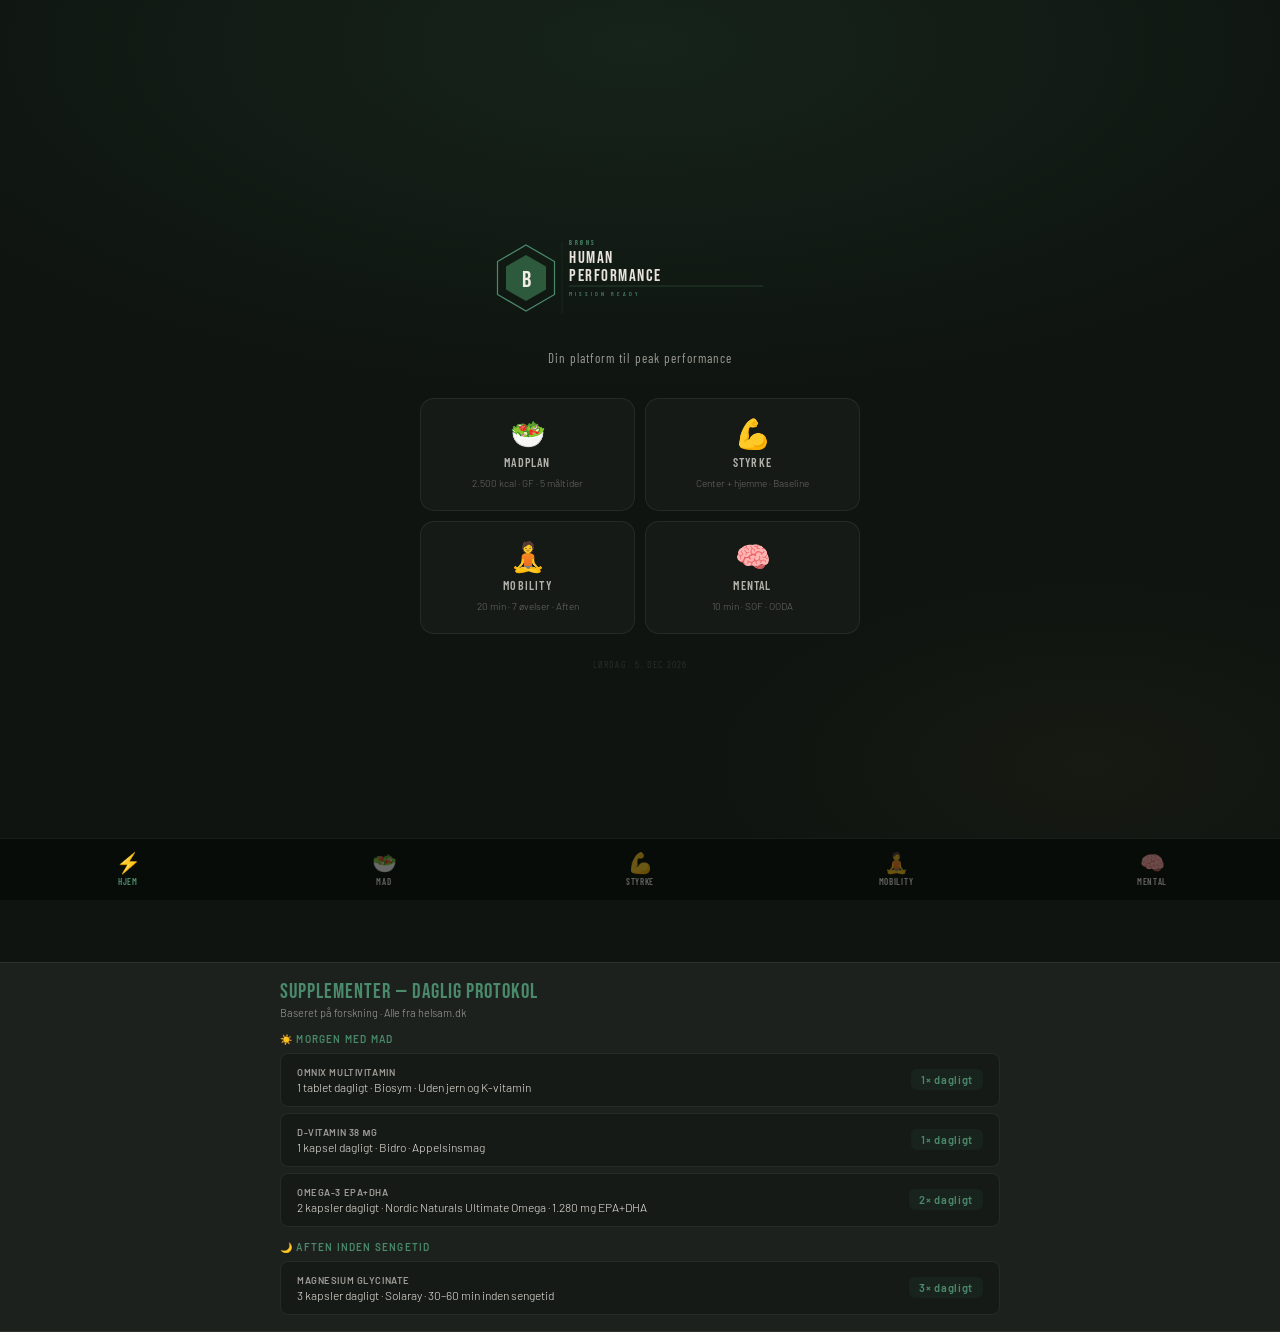
<file: index.html.html>
<!DOCTYPE html>
<html lang="da">
<head>
<meta charset="UTF-8">
<meta name="viewport" content="width=device-width, initial-scale=1.0, viewport-fit=cover">
<meta name="apple-mobile-web-app-capable" content="yes">
<meta name="apple-mobile-web-app-status-bar-style" content="black-translucent">
<meta name="apple-mobile-web-app-title" content="BHP">
<meta name="mobile-web-app-capable" content="yes">
<meta name="theme-color" content="#0F1410">
<link rel="icon" type="image/png" sizes="32x32" href="[data-uri]">
<link rel="apple-touch-icon" sizes="180x180" href="[data-uri]">
<link rel="icon" type="image/png" sizes="512x512" href="[data-uri]">
<title>Brøns Human Performance</title>
<link href="https://fonts.googleapis.com/css2?family=Bebas+Neue&family=Barlow:wght@300;400;500;600;700&family=Barlow+Condensed:wght@300;400;500;600;700&family=Instrument+Serif:ital@0;1&family=DM+Sans:wght@300;400;500&family=Fraunces:wght@400;600;700&display=swap" rel="stylesheet">
<style>

/* ═══════════════════════════════════
   DESIGN SYSTEM — DARK
   Brøns Human Performance
═══════════════════════════════════ */
:root{
  --bg:#0F1410;
  --sur:#161A17;
  --sur2:#1C211E;
  --bor:rgba(255,255,255,0.07);
  --bor2:rgba(255,255,255,0.12);
  --txt:#E8E4DC;
  --mut:rgba(232,228,220,0.65);
  --mut2:rgba(232,228,220,0.4);
  --acc:#2D5A3D;
  --acl:rgba(45,90,61,0.15);
  --acm:#4A8A6A;
  --gold:#C8A84B;
  --goldl:rgba(200,168,75,0.12);
  --red:#C85A5A;
  --redl:rgba(200,90,90,0.12);
  --blue:#5A8AC8;
  --bluel:rgba(90,138,200,0.12);
  --pink:#A05070;
  --pinkl:rgba(160,80,112,0.12);
  --amber:#C89050;
  --ambl:rgba(200,144,80,0.12);
  --rad:10px;
}
*{box-sizing:border-box;margin:0;padding:0}
html{-webkit-text-size-adjust:100%}
body{
  background:var(--bg);
  font-family:'Barlow',sans-serif;
  font-weight:300;
  color:var(--txt);
  min-height:100vh;
  overflow-x:hidden;
  -webkit-font-smoothing:antialiased;
}

/* ── APP SHELL ── */
.app-header{
  position:fixed;top:0;left:0;right:0;
  z-index:200;
  height:54px;
  padding-top:env(safe-area-inset-top,0px);
  background:rgba(12,16,13,0.95);
  border-bottom:1px solid var(--bor);
  display:flex;align-items:center;
  justify-content:space-between;
  padding-left:1.25rem;padding-right:1rem;
  backdrop-filter:blur(16px);
  -webkit-backdrop-filter:blur(16px);
}
.app-header.hidden{display:none}
.header-module{
  font-family:'Barlow Condensed',sans-serif;
  font-size:16px;font-weight:600;
  letter-spacing:0.1em;text-transform:uppercase;
  color:var(--txt);
}
.header-logo-small{display:flex;align-items:center;}

.app-nav{
  position:fixed!important;bottom:0!important;left:0!important;right:0!important;
  z-index:200!important;
  background:rgba(9,13,10,0.97);
  border-top:1px solid var(--bor);
  display:flex!important;
  padding-bottom:env(safe-area-inset-bottom,0px);
  height:calc(62px + env(safe-area-inset-bottom,0px));
  backdrop-filter:blur(16px);
  -webkit-backdrop-filter:blur(16px);
}
.nav-item{
  flex:1;display:flex;flex-direction:column;
  align-items:center;justify-content:center;gap:3px;
  cursor:pointer;-webkit-tap-highlight-color:transparent;
  touch-action:manipulation;border:none;background:none;
  color:var(--mut2);transition:color 0.18s;
  min-height:44px;padding:6px 4px;
}
.nav-item.active{color:var(--acm);}
.nav-item:active{opacity:0.6;transform:scale(0.95);}
.nav-icon{font-size:20px;line-height:1;}
.nav-label{
  font-family:'Barlow Condensed',sans-serif;
  font-size:9px;font-weight:600;
  letter-spacing:0.08em;text-transform:uppercase;
}

.view-panel{
  display:none;min-height:100vh;
  padding-top:54px;
  padding-bottom:calc(62px + env(safe-area-inset-bottom,0px));
  background:var(--bg);
}
.view-panel.active{display:block;}
#view-home{padding-top:0;background:var(--bg);}

/* ── SPLASH ── */
.splash{
  min-height:100vh;
  display:flex;flex-direction:column;
  align-items:center;justify-content:center;
  padding:2rem 1.5rem;text-align:center;
  position:relative;overflow:hidden;
}
.splash::before{
  content:'';position:absolute;inset:0;
  background:
    radial-gradient(ellipse 90% 55% at 50% 5%, rgba(45,90,61,0.22) 0%, transparent 70%),
    radial-gradient(ellipse 50% 35% at 85% 85%, rgba(200,168,75,0.04) 0%, transparent 60%);
  pointer-events:none;
}
.splash-content{position:relative;z-index:1;width:100%;max-width:440px;margin:0 auto;}
.splash-logo{margin-bottom:1.5rem;display:flex;justify-content:center;}
.splash-tagline{
  font-family:'Barlow Condensed',sans-serif;
  font-size:13px;font-weight:400;
  color:var(--mut);letter-spacing:0.08em;
  margin-bottom:2rem;
}
.splash-grid{display:grid;grid-template-columns:1fr 1fr;gap:10px;margin-bottom:1.5rem;}
.splash-card{
  background:var(--sur);border:1px solid var(--bor);border-radius:14px;
  padding:1.25rem 0.75rem;cursor:pointer;
  -webkit-tap-highlight-color:transparent;touch-action:manipulation;
  transition:all 0.18s;display:flex;flex-direction:column;
  align-items:center;gap:7px;min-height:44px;
}
.splash-card:active{background:var(--acl);border-color:rgba(74,138,106,0.3);transform:scale(0.97);}
.splash-card-icon{font-size:1.8rem;line-height:1;}
.splash-card-label{
  font-family:'Barlow Condensed',sans-serif;
  font-size:12px;font-weight:600;letter-spacing:0.1em;text-transform:uppercase;
  color:rgba(232,228,220,0.75);
}
.splash-card-sub{font-size:10px;color:var(--mut2);text-align:center;line-height:1.4;}
.splash-date{
  font-family:'Barlow Condensed',sans-serif;font-size:10px;
  color:rgba(232,228,220,0.16);letter-spacing:0.12em;text-transform:uppercase;
}

/* ── MODULE SHARED HEADER ── */
.mod-hero{
  background:var(--sur);
  border-bottom:1px solid var(--bor);
  padding:1.5rem 1.25rem 1.25rem;
}
.mod-hero-eye{
  font-size:10px;font-weight:600;letter-spacing:0.18em;text-transform:uppercase;
  color:var(--acm);margin-bottom:0.5rem;
}
.mod-hero-title{
  font-family:'Bebas Neue',sans-serif;
  font-size:clamp(2.4rem,8vw,3.5rem);line-height:0.9;
  letter-spacing:0.02em;color:var(--txt);margin-bottom:0.5rem;
}
.mod-hero-title .g{color:var(--acm);}
.mod-hero-sub{font-size:13px;color:var(--mut);line-height:1.6;}

/* ── CARDS & BLOCKS ── */
.card{
  background:var(--sur);border:1px solid var(--bor);
  border-radius:var(--rad);overflow:hidden;margin-bottom:10px;
}
.card-head{
  display:flex;align-items:center;gap:10px;padding:0.9rem 1.1rem;
  cursor:pointer;-webkit-tap-highlight-color:transparent;
  touch-action:manipulation;user-select:none;min-height:52px;
}
.card-head:active{background:var(--sur2);}
.card-body{display:none;border-top:1px solid var(--bor);padding:1.1rem;background:var(--sur2);}
.card.open .card-body{display:block;}
.card-arrow{
  font-size:14px;color:var(--mut);transition:transform 0.22s;flex-shrink:0;
  width:26px;height:26px;border-radius:50%;
  border:1px solid var(--bor);display:flex;align-items:center;justify-content:center;
}
.card.open .card-arrow{transform:rotate(180deg);}

/* ── NOTE BOXES ── */
.note{
  border-radius:6px;padding:0.65rem 0.9rem;font-size:13px;
  line-height:1.65;margin-top:0.65rem;
}
.note strong{font-weight:600;}
.note-grn{background:var(--acl);border-left:2px solid var(--acc);color:var(--acm);}
.note-red{background:var(--redl);border-left:2px solid var(--red);color:#E09090;}
.note-gold{background:var(--goldl);border-left:2px solid var(--gold);color:#D4B060;}
.note-blue{background:var(--bluel);border-left:2px solid var(--blue);color:#8AB0E0;}
.note-amb{background:var(--ambl);border-left:2px solid var(--amber);color:#D4A060;}

/* ── SECTION WRAPPER ── */
.module-wrap{max-width:720px;margin:0 auto;padding:1.25rem 1rem;}

/* ── TABLES ── */
table{width:100%;border-collapse:collapse;margin-bottom:0.85rem;}
th{
  font-size:10px;font-weight:600;letter-spacing:0.1em;text-transform:uppercase;
  color:var(--mut);text-align:left;padding:6px 8px;border-bottom:1px solid var(--bor2);
}
td{padding:7px 8px;border-bottom:1px solid var(--bor);vertical-align:middle;font-size:13px;color:var(--txt);}
tr:last-child td{border-bottom:none;}

/* ── INPUTS ── */
.wi{
  width:88px;padding:5px 8px;border:1px solid var(--bor2);border-radius:6px;
  font-family:'Barlow',sans-serif;font-size:14px;font-weight:500;
  color:var(--acm);background:var(--acl);outline:none;text-align:center;
  -webkit-appearance:none;
}
.wi:focus{border-color:var(--acm);}
.wi::placeholder{color:rgba(74,138,106,0.4);font-weight:300;}
.na{
  width:100%;padding:8px 10px;border:1px solid var(--bor2);border-radius:6px;
  font-family:'Barlow',sans-serif;font-size:13px;font-weight:300;
  color:var(--txt);background:var(--sur);outline:none;resize:vertical;min-height:56px;
}
.na:focus{border-color:var(--acm);}

/* ── LABELS ── */
.fl{
  font-size:10px;font-weight:600;letter-spacing:0.1em;text-transform:uppercase;
  color:var(--mut);margin-bottom:5px;display:block;
}
.fr{margin-bottom:0.8rem;}
.tc{display:grid;grid-template-columns:1fr 1fr;gap:0.85rem;}
@media(max-width:480px){.tc{grid-template-columns:1fr;}}
.ad{
  font-size:12px;color:var(--mut);background:var(--sur2);
  border:1px solid var(--bor);border-radius:5px;
  padding:4px 9px;display:inline-block;
}

/* ── MADPLAN ── */
.header{background:var(--sur);border-bottom:1px solid var(--bor);padding:1.5rem 1.25rem 1.25rem;}
.header-label{font-size:10px;font-weight:600;letter-spacing:0.16em;text-transform:uppercase;color:var(--acm);margin-bottom:0.5rem;}
.header-title{font-family:'Bebas Neue',sans-serif;font-size:clamp(2.4rem,8vw,3.5rem);line-height:0.9;color:var(--txt);margin-bottom:0.4rem;}
.header-sub{font-size:13px;color:var(--mut);}
.macro-summary{background:var(--sur2);border-bottom:1px solid var(--bor);padding:1rem 1.25rem;}
.macro-summary-title{font-size:10px;font-weight:600;letter-spacing:0.12em;text-transform:uppercase;color:var(--mut);margin-bottom:0.75rem;}
.macro-grid{display:grid;grid-template-columns:repeat(auto-fit,minmax(90px,1fr));gap:7px;}
.macro-card{border-radius:8px;padding:0.8rem 0.9rem;display:flex;flex-direction:column;gap:3px;}
.macro-label{font-size:9px;font-weight:600;letter-spacing:0.06em;text-transform:uppercase;}
.macro-val{font-family:'Bebas Neue',sans-serif;font-size:1.6rem;line-height:1;}
.macro-unit{font-size:11px;opacity:0.65;margin-top:1px;}
.macro-kcal{background:var(--acl);color:var(--acm);}
.macro-protein{background:var(--bluel);color:var(--blue);}
.macro-carb{background:var(--goldl);color:var(--gold);}
.macro-fat{background:var(--pinkl);color:var(--pink);}
.macro-fiber{background:var(--ambl);color:var(--amber);}
.micro-bar{background:var(--sur);border-bottom:1px solid var(--bor);padding:0.9rem 1.25rem;}
.micro-bar-title{font-size:10px;font-weight:600;letter-spacing:0.12em;text-transform:uppercase;color:var(--mut);margin-bottom:0.6rem;}
.micro-pills{display:flex;flex-wrap:wrap;gap:6px;}
.micro-pill{
  background:var(--sur2);border:1px solid var(--bor2);border-radius:20px;
  padding:4px 10px;font-size:12px;color:var(--txt);display:flex;align-items:center;gap:4px;
}
.micro-pill strong{font-weight:500;color:var(--acm);}
.meals{max-width:720px;margin:1.1rem auto;padding:0 1rem;display:flex;flex-direction:column;gap:10px;}
.meal-card{background:var(--sur);border-radius:12px;border:1px solid var(--bor);overflow:hidden;}
.meal-header{
  display:flex;align-items:center;gap:10px;padding:0.9rem 1.1rem;
  cursor:pointer;-webkit-tap-highlight-color:transparent;
  touch-action:manipulation;user-select:none;min-height:56px;
}
.meal-header:active{background:var(--sur2);}
.meal-num{
  width:38px;height:38px;border-radius:9px;background:var(--acl);color:var(--acm);
  display:flex;align-items:center;justify-content:center;
  font-family:'Bebas Neue',sans-serif;font-size:18px;flex-shrink:0;
}
.meal-info{flex:1;min-width:0;}
.meal-name{font-size:15px;font-weight:500;color:var(--txt);margin-bottom:3px;line-height:1.3;}
.meal-tags{display:flex;gap:5px;flex-wrap:wrap;}
.meal-tag{font-size:10px;padding:2px 7px;border-radius:10px;font-weight:500;}
.tag-protein{background:var(--bluel);color:var(--blue);}
.tag-carb{background:var(--goldl);color:var(--gold);}
.tag-fat{background:var(--pinkl);color:var(--pink);}
.tag-fiber{background:var(--ambl);color:var(--amber);}
.meal-right{display:flex;align-items:center;gap:8px;flex-shrink:0;}
.meal-kcal{font-family:'Bebas Neue',sans-serif;font-size:1.2rem;color:var(--acm);}
.meal-arrow{
  width:26px;height:26px;border-radius:50%;background:var(--acl);
  color:var(--acm);display:flex;align-items:center;justify-content:center;
  font-size:14px;transition:transform 0.22s;flex-shrink:0;
}
.meal-card.open .meal-arrow{transform:rotate(180deg);}
.meal-body{display:none;border-top:1px solid var(--bor);padding:1.1rem;background:var(--sur2);}
.meal-card.open .meal-body{display:block;}
.ingredient-list{list-style:none;margin-bottom:0.85rem;}
.ingredient-row{
  display:flex;justify-content:space-between;align-items:baseline;
  padding:7px 0;border-bottom:1px solid var(--bor);font-size:13px;gap:8px;
}
.ingredient-row:last-child{border-bottom:none;}
.ing-name{color:var(--txt);flex:1;}
.ing-amount{color:var(--mut);font-size:12px;text-align:right;flex-shrink:0;}
.meal-macros{display:grid;grid-template-columns:repeat(4,1fr);gap:5px;margin-top:0.75rem;}
.mm{border-radius:7px;padding:6px 5px;text-align:center;}
.mm-label{font-size:9px;text-transform:uppercase;letter-spacing:0.06em;opacity:0.65;}
.mm-val{font-size:13px;font-weight:500;margin-top:1px;}
.totals-card{max-width:720px;margin:0 auto 1.5rem;padding:0 1rem;}
.totals-inner{background:var(--acc);border-radius:12px;padding:1.25rem 1.5rem;}
.totals-title{font-size:10px;letter-spacing:0.12em;text-transform:uppercase;color:rgba(232,228,220,0.55);margin-bottom:0.85rem;}
.totals-grid{display:grid;grid-template-columns:repeat(auto-fit,minmax(80px,1fr));gap:10px;}
.total-label{font-size:10px;color:rgba(232,228,220,0.55);margin-bottom:2px;}
.total-val{font-family:'Bebas Neue',sans-serif;font-size:1.4rem;font-weight:400;color:var(--txt);}
.total-unit{font-size:11px;color:rgba(232,228,220,0.5);}
.install-bar{display:none;}

/* ── STYRKE TRACKER ── */
.bsec{background:var(--sur2);padding:1rem 1.25rem;border-bottom:1px solid var(--bor);}
.binn{max-width:720px;margin:0 auto;}
.btop{display:flex;align-items:flex-start;justify-content:space-between;gap:1rem;flex-wrap:wrap;margin-bottom:0.85rem;}
.btitl{font-family:'Bebas Neue',sans-serif;font-size:1.3rem;color:var(--acm);letter-spacing:0.05em;}
.bsubt{font-size:11px;color:var(--mut);margin-top:2px;}
.bgrid{display:grid;grid-template-columns:repeat(auto-fit,minmax(120px,1fr));gap:7px;}
.bcard{background:var(--sur);border-radius:8px;padding:0.7rem 0.85rem;border:1px solid var(--bor);}
.bcnm{font-size:9.5px;font-weight:600;letter-spacing:0.06em;text-transform:uppercase;color:var(--mut);margin-bottom:0.45rem;}
.bcls{display:flex;gap:4px;margin-bottom:3px;}
.bclb{display:flex;gap:4px;font-size:8.5px;color:var(--mut2);}
.bclb span,.bcls span{flex:1;text-align:center;}
.lb{flex:1;text-align:center;font-family:'Bebas Neue',sans-serif;font-size:0.95rem;border-radius:3px;padding:2px 3px;color:var(--mut);background:var(--sur2);}
.lg{flex:1;text-align:center;font-family:'Bebas Neue',sans-serif;font-size:0.95rem;border-radius:3px;padding:2px 3px;color:var(--acm);background:var(--acl);}
.lgr{flex:1;text-align:center;font-family:'Bebas Neue',sans-serif;font-size:0.95rem;border-radius:3px;padding:2px 3px;color:var(--gold);background:var(--goldl);}
.winb{width:72px;padding:4px 8px;border:1px solid var(--bor2);border-radius:6px;font-family:'Barlow',sans-serif;font-size:14px;font-weight:500;color:var(--acm);background:var(--acl);outline:none;text-align:center;}
.winb:focus{border-color:var(--acm);}
.winb::placeholder{color:rgba(74,138,106,0.4);}
.adsp{font-size:11px;color:var(--mut);font-style:italic;}
.savebtn{display:none;}
.prog{max-width:720px;margin:0 auto;padding:1.25rem 1rem;}
.view{display:block;}
.sticky{
  position:sticky;top:54px;z-index:10;
  background:rgba(12,16,13,0.96);
  border-bottom:1px solid var(--bor);
  padding:0.55rem 1.25rem;
  display:flex;gap:6px;align-items:center;flex-wrap:wrap;
  backdrop-filter:blur(12px);
}
.nb{
  padding:5px 12px;background:transparent;border:1px solid var(--bor2);
  color:var(--mut);font-family:'Barlow Condensed',sans-serif;font-size:11px;
  font-weight:600;letter-spacing:0.07em;text-transform:uppercase;
  border-radius:3px;cursor:pointer;transition:all 0.18s;white-space:nowrap;
}
.nb.active{background:var(--acc);border-color:var(--acc);color:var(--txt);}
.sstatus{margin-left:auto;font-size:11px;color:var(--acm);font-weight:500;}
.blk{margin-top:1.5rem;margin-bottom:0.6rem;}
.blk:first-child{margin-top:0;}
.bh{display:flex;align-items:center;gap:10px;margin-bottom:0.5rem;}
.blet{font-family:'Bebas Neue',sans-serif;font-size:2rem;line-height:1;flex-shrink:0;width:32px;}
.bif{flex:1;}
.bna{font-size:10px;font-weight:700;letter-spacing:0.12em;text-transform:uppercase;color:var(--mut);}
.bsub{font-size:13px;font-weight:500;color:var(--txt);}
.bti{font-family:'Bebas Neue',sans-serif;font-size:1rem;flex-shrink:0;}
.bln{height:2px;border-radius:1px;margin-bottom:0.6rem;}
.cp .blet{color:rgba(200,144,80,0.2);}.cp .bti{color:var(--amber);}.cp .bln{background:var(--amber);}
.ca .blet{color:rgba(45,90,61,0.25);}.ca .bti{color:var(--acm);}.ca .bln{background:var(--acm);}
.cb .blet{color:rgba(90,138,200,0.2);}.cb .bti{color:var(--blue);}.cb .bln{background:var(--blue);}
.cc .blet{color:rgba(160,80,112,0.2);}.cc .bti{color:var(--pink);}.cc .bln{background:var(--pink);}
.cd .blet{color:rgba(200,90,90,0.2);}.cd .bti{color:var(--red);}.cd .bln{background:var(--red);}
.ce .blet{color:rgba(74,138,106,0.15);}.ce .bti{color:var(--acm);}.ce .bln{background:rgba(74,138,106,0.4);}
.copt .blet{color:rgba(90,138,200,0.12);}.copt .bti{color:rgba(90,138,200,0.5);}.copt .bln{background:rgba(90,138,200,0.2);}
.ec{background:var(--sur);border-radius:9px;border:1px solid var(--bor);margin-bottom:8px;overflow:hidden;}
.eh{display:flex;align-items:center;gap:9px;padding:0.8rem 1rem;cursor:pointer;-webkit-tap-highlight-color:transparent;touch-action:manipulation;user-select:none;min-height:50px;}
.eh:active{background:var(--sur2);}
.es{width:4px;border-radius:2px;align-self:stretch;flex-shrink:0;}
.sp{background:var(--amber);}.sa{background:var(--acm);}.sb{background:var(--blue);}
.sc{background:var(--pink);}.sd{background:var(--red);}.se{background:rgba(74,138,106,0.5);}.sopt{background:rgba(90,138,200,0.4);}
.en{font-family:'Bebas Neue',sans-serif;font-size:1.5rem;line-height:1;color:rgba(232,228,220,0.15);flex-shrink:0;width:24px;text-align:center;}
.ei{flex:1;min-width:0;}
.enm{font-size:14px;font-weight:500;color:var(--txt);margin-bottom:2px;}
.emt{font-size:11px;color:var(--mut);}
.arr{font-size:14px;color:var(--mut);transition:transform 0.22s;flex-shrink:0;width:24px;height:24px;border-radius:50%;border:1px solid var(--bor);display:flex;align-items:center;justify-content:center;}
.ec.open .arr{transform:rotate(180deg);}
.ebody{display:none;border-top:1px solid var(--bor);padding:1rem;background:var(--sur2);}
.ec.open .ebody{display:block;}
.clbl{font-size:10px;font-weight:600;letter-spacing:0.1em;text-transform:uppercase;color:var(--mut);margin-bottom:0.6rem;display:block;}
.dur{background:var(--acl);border-radius:7px;padding:0.55rem 0.8rem;margin-bottom:0.8rem;display:flex;align-items:center;gap:8px;}
.dur-t{font-size:13px;color:var(--acm);font-weight:500;}
.dur-s{font-size:11px;color:var(--acm);opacity:0.7;}
.n-grn{background:var(--acl);border-left:2px solid var(--acc);color:var(--acm);}
.n-teal{background:rgba(45,90,61,0.1);border-left:2px solid var(--acm);color:var(--acm);}
.n-red{background:var(--redl);border-left:2px solid var(--red);color:#E09090;}
.n-amb{background:var(--ambl);border-left:2px solid var(--amber);color:#D4A060;}
.n-blu{background:var(--bluel);border-left:2px solid var(--blue);color:#8AB0E0;}
.n-gold{background:var(--goldl);border-left:2px solid var(--gold);color:#D4B060;}
.n-sof{background:var(--acl);border-left:2px solid var(--acm);color:var(--acm);}
.n-skade{background:var(--redl);border-left:2px solid var(--red);color:#E09090;}
.nb-block{border-radius:6px;padding:0.6rem 0.85rem;font-size:12px;line-height:1.65;margin-top:0.5rem;}
.nb-block strong{font-weight:600;}
.pn{background:var(--acl);border-left:2px solid var(--acc);border-radius:0 5px 5px 0;padding:0.55rem 0.8rem;font-size:12px;color:var(--acm);line-height:1.65;margin-top:0.6rem;}
.pn strong{font-weight:600;}
.sn{background:var(--redl);border-left:2px solid var(--red);border-radius:0 5px 5px 0;padding:0.55rem 0.8rem;font-size:12px;color:#E09090;line-height:1.65;margin-top:0.5rem;}
.sn strong{font-weight:600;}
.on{background:var(--bluel);border-left:2px solid var(--blue);border-radius:0 5px 5px 0;padding:0.55rem 0.8rem;font-size:12px;color:#8AB0E0;line-height:1.65;margin-top:0.5rem;}
.hb{background:none;border:1px solid var(--bor);border-radius:5px;padding:3px 9px;font-size:10px;font-weight:600;color:var(--mut);cursor:pointer;letter-spacing:0.06em;text-transform:uppercase;margin-top:0.6rem;}
.hb:hover{border-color:var(--acm);color:var(--acm);}
.hl{display:none;margin-top:0.4rem;background:var(--sur);border-radius:5px;border:1px solid var(--bor);overflow:hidden;}
.hl.show{display:block;}
.hi2{padding:6px 10px;border-bottom:1px solid var(--bor);font-size:11px;display:flex;justify-content:space-between;gap:6px;flex-wrap:wrap;}
.hi2:last-child{border-bottom:none;}
.hid{color:var(--txt);font-weight:500;}.hiw{color:var(--acm);font-weight:500;}
.prog-box{background:var(--acl);border-radius:5px;padding:0.5rem 0.7rem;font-size:11px;color:var(--acm);margin-top:0.5rem;line-height:1.6;}
.ex-grid{display:grid;grid-template-columns:1fr 1fr;gap:0.85rem;}
@media(max-width:480px){.ex-grid{grid-template-columns:1fr;}}
.blabel{font-size:10px;font-weight:600;letter-spacing:0.08em;text-transform:uppercase;color:var(--mut);margin-bottom:6px;margin-top:8px;display:block;}
.blabel:first-child{margin-top:0;}
.tm{font-size:11px;color:var(--mut);padding:4px 0;}

/* ── MOBILITY ── */
.hero{background:var(--sur);border-bottom:1px solid var(--bor);padding:2rem 1.25rem 1.5rem;position:relative;overflow:hidden;}
.hero::before{content:'';position:absolute;inset:0;background:radial-gradient(ellipse 80% 60% at 50% -10%, rgba(74,138,106,0.12) 0%, transparent 70%);pointer-events:none;}
.hi{position:relative;z-index:1;}
.eye{font-size:10px;font-weight:600;letter-spacing:0.18em;text-transform:uppercase;color:var(--acm);margin-bottom:0.4rem;display:flex;align-items:center;gap:8px;}
.eye::before{content:'';width:20px;height:1px;background:var(--acm);}
.htit{font-family:'Bebas Neue',sans-serif;font-size:clamp(2.4rem,8vw,3.5rem);line-height:0.9;letter-spacing:0.02em;color:var(--txt);margin-bottom:0.5rem;}
.htit .g{color:var(--acm);}
.hsub{font-size:13px;color:var(--mut);line-height:1.6;}
.hpills{display:flex;flex-wrap:wrap;gap:6px;margin-top:0.85rem;}
.hp{background:var(--sur2);border:1px solid var(--bor);border-radius:3px;padding:4px 10px;font-size:10px;font-weight:500;letter-spacing:0.08em;text-transform:uppercase;color:var(--mut);}
.hp.gold{border-color:rgba(200,168,75,0.3);color:var(--gold);}
.prog-mob{max-width:720px;margin:1.25rem auto 0;padding:0 1rem;}
.ex{background:var(--sur);border-radius:12px;border:1px solid var(--bor);margin-bottom:12px;overflow:hidden;transition:border-color 0.2s;}
.ex:hover{border-color:var(--bor2);}
.ex-head{display:flex;align-items:flex-start;gap:10px;padding:0.9rem 1.1rem;cursor:pointer;-webkit-tap-highlight-color:transparent;touch-action:manipulation;user-select:none;min-height:56px;}
.ex-head:active{background:var(--sur2);}
.ex-stripe{width:4px;border-radius:2px;align-self:stretch;flex-shrink:0;margin-top:3px;}
.ex-num{font-family:'Bebas Neue',sans-serif;font-size:1.5rem;line-height:1;color:rgba(232,228,220,0.12);flex-shrink:0;width:28px;text-align:center;margin-top:2px;}
.ex-info{flex:1;min-width:0;}
.ex-name{font-size:14px;font-weight:500;color:var(--txt);margin-bottom:3px;}
.ex-sub{font-size:11px;color:var(--mut);margin-bottom:5px;}
.tags{display:flex;gap:5px;flex-wrap:wrap;}
.tag{font-size:10px;font-weight:600;padding:2px 7px;border-radius:10px;}
.ex-right{display:flex;flex-direction:column;align-items:flex-end;gap:4px;flex-shrink:0;}
.ex-time{font-family:'Bebas Neue',sans-serif;font-size:1.3rem;line-height:1;}
.arr2{font-size:14px;color:var(--mut);transition:transform 0.22s;width:24px;height:24px;border-radius:50%;border:1px solid var(--bor);display:flex;align-items:center;justify-content:center;}
.ex.open .arr2{transform:rotate(180deg);}
.ex-body{display:none;border-top:1px solid var(--bor);background:var(--sur2);}
.ex.open .ex-body{display:block;}
.ex-grid{display:grid;grid-template-columns:1fr 1fr;gap:0;}
@media(max-width:540px){.ex-grid{grid-template-columns:1fr;}}
.ex-col{padding:1rem 1.1rem;}
.ex-col+.ex-col{border-left:1px solid var(--bor);}
@media(max-width:540px){.ex-col+.ex-col{border-left:none;border-top:1px solid var(--bor);}}
.steps{list-style:none;display:flex;flex-direction:column;gap:7px;margin-bottom:0.85rem;}
.step{display:flex;gap:8px;font-size:14px;color:var(--txt);line-height:1.6;}
.step-n{font-family:'Bebas Neue',sans-serif;font-size:1rem;color:var(--acm);flex-shrink:0;width:18px;line-height:1.4;}
.yt{display:inline-flex;align-items:center;gap:5px;border-radius:6px;padding:6px 11px;font-size:11px;font-weight:600;text-decoration:none;transition:opacity 0.2s;margin-top:0.25rem;width:fit-content;}
.yt:hover{opacity:0.82;}
.yt-red{background:#CC0000;color:#fff;}
.yt-teal{background:var(--acm);color:#fff;}
.yts{display:flex;flex-direction:column;gap:6px;}
.summary{background:var(--sur);border-top:1px solid var(--bor);padding:1.25rem 1.5rem;margin-top:1rem;}
.st{font-family:'Bebas Neue',sans-serif;font-size:1.3rem;color:var(--acm);margin-bottom:0.85rem;letter-spacing:0.05em;}
.sg{display:grid;grid-template-columns:repeat(auto-fit,minmax(180px,1fr));gap:8px;}
.si{background:var(--sur2);border-radius:7px;padding:0.75rem 0.9rem;border-left:2px solid var(--acc);}
.sl{font-size:9.5px;letter-spacing:0.1em;text-transform:uppercase;color:var(--mut);margin-bottom:3px;}
.sv{font-size:12px;color:var(--txt);line-height:1.55;}
.c1 .ex-stripe,.c1 .ex-time{background:var(--acm);color:var(--acm);}
.c1 .ex-time{background:transparent;}
.c2 .ex-stripe{background:var(--acc);}.c2 .ex-time{color:var(--acc);}
.c3 .ex-stripe{background:var(--blue);}.c3 .ex-time{color:var(--blue);}
.c4 .ex-stripe{background:var(--amber);}.c4 .ex-time{color:var(--amber);}
.c5 .ex-stripe{background:var(--pink);}.c5 .ex-time{color:var(--pink);}
.c6 .ex-stripe{background:rgba(90,138,200,0.6);}.c6 .ex-time{color:rgba(90,138,200,0.8);}
.c7 .ex-stripe{background:var(--gold);}.c7 .ex-time{color:var(--gold);}
.tag-hip{background:var(--pinkl);color:var(--pink);}
.tag-run{background:var(--acl);color:var(--acm);}
.tag-ryg{background:var(--bluel);color:var(--blue);}
.tag-hof{background:var(--redl);color:var(--red);}
.tag-flex{background:var(--ambl);color:var(--amber);}
.tag-core{background:rgba(90,138,200,0.12);color:rgba(90,138,200,0.8);}
.tag-main{background:var(--acl);color:var(--acm);}
.nb-note{border-radius:6px;padding:0.6rem 0.85rem;font-size:12px;line-height:1.65;margin-top:0.5rem;}
.nb-note strong{font-weight:600;}
.bsec-mob{background:var(--sur2);padding:1rem 1.25rem;border-bottom:1px solid var(--bor);}
.bhist-btn{background:none;border:1px solid var(--bor);border-radius:5px;padding:3px 9px;font-size:10px;font-weight:600;color:var(--mut);cursor:pointer;letter-spacing:0.06em;text-transform:uppercase;margin-top:0.6rem;width:100%;}
.bhist{display:none;margin-top:0.45rem;background:var(--sur);border-radius:5px;border:1px solid var(--bor);overflow:hidden;}
.bhist.show{display:block;}
.bhi{padding:5px 8px;border-bottom:1px solid var(--bor);font-size:10px;display:flex;justify-content:space-between;gap:6px;}
.bhi:last-child{border-bottom:none;}
.bhid{color:var(--txt);font-weight:500;}.bhiv{color:var(--acm);font-size:9.5px;}

/* ── MENTAL ── */
.hero-bg{position:absolute;inset:0;background:radial-gradient(ellipse 80% 60% at 50% -10%, rgba(200,168,75,0.08) 0%, transparent 70%), radial-gradient(ellipse 40% 40% at 90% 80%, rgba(74,138,106,0.04) 0%, transparent 60%);}
.hero-eyebrow{font-size:10px;font-weight:600;letter-spacing:0.22em;text-transform:uppercase;color:var(--gold);margin-bottom:1rem;position:relative;display:flex;align-items:center;gap:10px;}
.hero-eyebrow::before{content:'';width:24px;height:1px;background:var(--gold);}
.hero-title{font-family:'Bebas Neue',sans-serif;font-size:clamp(3.5rem,12vw,6rem);line-height:0.88;letter-spacing:0.02em;margin-bottom:1rem;position:relative;color:var(--txt);}
.hero-title .line2{color:var(--gold);font-family:'Instrument Serif',serif;font-style:italic;font-size:clamp(2.8rem,10vw,5rem);}
.hero-desc{font-size:14px;color:var(--mut);line-height:1.7;max-width:480px;position:relative;margin-bottom:1.25rem;}
.hero-pills{display:flex;flex-wrap:wrap;gap:6px;position:relative;}
.pill{background:var(--sur2);border:1px solid var(--bor);border-radius:2px;padding:4px 10px;font-size:10px;font-weight:500;letter-spacing:0.08em;text-transform:uppercase;color:var(--mut);}
.pill.gold{border-color:rgba(200,168,75,0.3);color:var(--gold);}
.identity-card{background:var(--goldl);border:1px solid rgba(200,168,75,0.2);border-radius:8px;padding:1.25rem;margin-bottom:1.25rem;position:relative;overflow:hidden;}
.identity-card::before{content:'"';position:absolute;top:-10px;right:14px;font-family:'Instrument Serif',serif;font-size:7rem;color:rgba(200,168,75,0.08);line-height:1;}
.identity-text{font-family:'Instrument Serif',serif;font-size:1.3rem;line-height:1.5;color:var(--gold);font-style:italic;position:relative;}
.identity-sub{font-size:11px;color:var(--mut);margin-top:0.5rem;letter-spacing:0.06em;}
.protocol-block{background:var(--sur);border:1px solid var(--bor);border-radius:8px;overflow:hidden;cursor:pointer;-webkit-tap-highlight-color:transparent;touch-action:manipulation;margin-bottom:8px;}
.protocol-block:active{opacity:0.85;}
.pb-head{display:flex;align-items:center;gap:10px;padding:0.9rem 1rem;min-height:52px;}
.pb-time{font-family:'Bebas Neue',sans-serif;font-size:1.7rem;line-height:1;flex-shrink:0;width:52px;}
.pb-divider{width:1px;height:34px;background:var(--bor);flex-shrink:0;}
.pb-info{flex:1;min-width:0;}
.pb-title{font-size:14px;font-weight:500;color:var(--txt);margin-bottom:2px;}
.pb-meta{font-size:11px;color:var(--mut);}
.pb-badge{font-size:9px;font-weight:600;letter-spacing:0.06em;padding:2px 7px;border-radius:2px;text-transform:uppercase;flex-shrink:0;}
.pb-arrow{font-size:13px;color:var(--mut);transition:transform 0.22s;flex-shrink:0;width:22px;height:22px;border-radius:50%;border:1px solid var(--bor);display:flex;align-items:center;justify-content:center;}
.protocol-block.open .pb-arrow{transform:rotate(180deg);}
.pb-body{display:none;border-top:1px solid var(--bor);padding:1rem;background:var(--sur2);}
.protocol-block.open .pb-body{display:block;}
.pb-steps{list-style:none;display:flex;flex-direction:column;gap:9px;margin-bottom:0.85rem;}
.pb-step{display:flex;gap:8px;font-size:14px;color:var(--txt);line-height:1.6;}
.pb-step-n{font-family:'Bebas Neue',sans-serif;font-size:1rem;color:var(--gold);flex-shrink:0;width:20px;line-height:1.4;}
.pb-note{border-radius:6px;padding:0.6rem 0.85rem;font-size:12px;line-height:1.65;margin-top:0.5rem;}
.pb-note strong{font-weight:600;}
.tool-card{background:var(--sur);border:1px solid var(--bor);border-radius:8px;padding:1rem 1.1rem;cursor:pointer;-webkit-tap-highlight-color:transparent;touch-action:manipulation;margin-bottom:8px;}
.tool-card:active{opacity:0.85;}
.tc-head{display:flex;align-items:flex-start;justify-content:space-between;gap:10px;margin-bottom:0;}
.tc-left{flex:1;}
.tc-origin{font-size:9.5px;font-weight:600;letter-spacing:0.12em;text-transform:uppercase;color:var(--mut);margin-bottom:3px;}
.tc-name{font-family:'Bebas Neue',sans-serif;font-size:1.35rem;letter-spacing:0.04em;line-height:1;margin-bottom:3px;color:var(--txt);}
.tc-tagline{font-size:12px;color:var(--mut);line-height:1.4;}
.tc-arrow{font-size:13px;color:var(--mut);transition:transform 0.22s;flex-shrink:0;margin-top:2px;}
.tool-card.open .tc-arrow{transform:rotate(180deg);}
.tc-body{display:none;border-top:1px solid var(--bor);padding-top:0.85rem;margin-top:0.85rem;font-size:13px;color:var(--mut);line-height:1.7;}
.tool-card.open .tc-body{display:block;}
.tc-apply{margin-top:0.65rem;font-size:12px;color:var(--gold);background:var(--goldl);border-radius:5px;padding:0.5rem 0.7rem;line-height:1.6;}
.tc-apply strong{font-weight:600;}
.t-gold .pb-time{color:var(--gold);}.t-gold .pb-badge{background:var(--goldl);color:var(--gold);border:1px solid rgba(200,168,75,0.2);}
.t-grn .pb-time{color:var(--acm);}.t-grn .pb-badge{background:var(--acl);color:var(--acm);border:1px solid rgba(45,90,61,0.2);}
.t-red .pb-time{color:var(--red);}.t-red .pb-badge{background:var(--redl);color:#E09090;border:1px solid rgba(200,90,90,0.2);}
.t-blu .pb-time{color:var(--blue);}.t-blu .pb-badge{background:var(--bluel);color:#8AB0E0;border:1px solid rgba(90,138,200,0.2);}
.t-mut .pb-time{color:var(--mut);}.t-mut .pb-badge{background:var(--sur2);color:var(--mut);border:1px solid var(--bor);}
.victory-days{display:grid;grid-template-columns:repeat(7,1fr);gap:5px;}
.vd-label{font-size:8px;text-align:center;color:var(--mut);letter-spacing:0.04em;}
.victory-grid{display:grid;grid-template-columns:repeat(7,1fr);gap:5px;margin-bottom:5px;}
.v-day{aspect-ratio:1;border-radius:4px;border:1px solid var(--bor);background:var(--sur);cursor:pointer;-webkit-tap-highlight-color:transparent;touch-action:manipulation;transition:all 0.18s;min-height:36px;}
.v-day.won{background:var(--acm);border-color:var(--acm);}
.v-day.lost{background:var(--redl);border-color:rgba(200,90,90,0.3);}
.victory-legend{display:flex;gap:14px;margin-top:0.65rem;font-size:12px;color:var(--mut);}
.vl-item{display:flex;align-items:center;gap:5px;}
.vl-dot{width:10px;height:10px;border-radius:2px;}
.quote-block{background:var(--sur2);border-left:3px solid var(--gold);border-radius:0 8px 8px 0;padding:0.9rem 1.1rem;margin:1rem 0;}
.quote-text{font-family:'Instrument Serif',serif;font-style:italic;font-size:1.05rem;line-height:1.6;color:var(--txt);margin-bottom:0.35rem;}
.quote-attr{font-size:11px;color:var(--mut);letter-spacing:0.08em;}
.protocol-grid{display:flex;flex-direction:column;gap:8px;}
.tools-grid{display:flex;flex-direction:column;gap:8px;}
.section{max-width:720px;margin:0 auto;padding:1.75rem 1.25rem;border-bottom:1px solid var(--bor);}
.section:last-child{border-bottom:none;}
.sec-label{font-size:9.5px;font-weight:700;letter-spacing:0.2em;text-transform:uppercase;color:var(--gold);margin-bottom:1.1rem;display:flex;align-items:center;gap:8px;}
.sec-label::after{content:'';flex:1;height:1px;background:var(--bor);}
.sec-title{font-family:'Bebas Neue',sans-serif;font-size:1.9rem;letter-spacing:0.05em;margin-bottom:0.65rem;line-height:1;color:var(--txt);}
.footer-men{background:var(--sur);border-top:1px solid var(--bor);padding:1.25rem;max-width:720px;margin:0 auto;}
.footer-title{font-family:'Bebas Neue',sans-serif;font-size:1.2rem;color:var(--acm);margin-bottom:0.65rem;letter-spacing:0.05em;}
.fgrid{display:grid;grid-template-columns:repeat(auto-fit,minmax(140px,1fr));gap:8px;}
.fi{background:var(--sur2);border-radius:6px;padding:0.65rem 0.85rem;border-left:2px solid var(--acc);}
.fi-l{font-size:9px;letter-spacing:0.1em;text-transform:uppercase;color:var(--mut);margin-bottom:3px;}
.fi-v{font-size:12px;color:var(--txt);line-height:1.5;}
/* footer for mobility */
.footer{background:var(--sur);border-top:1px solid var(--bor);padding:1.25rem 2rem;margin-top:0;}
.ft{font-family:'Bebas Neue',sans-serif;font-size:1.3rem;color:var(--acm);margin-bottom:0.75rem;}
.sg .si .sl{font-size:9.5px;letter-spacing:0.1em;text-transform:uppercase;color:var(--mut);margin-bottom:3px;}
.sg .si .sv{font-size:12px;color:var(--txt);line-height:1.5;}

</style>
</head>
<body>

<!-- FIXED HEADER -->
<header class="app-header hidden" id="app-header">
  <span class="header-module" id="header-title"></span>
  <div class="header-logo-small"><svg width="160" height="52" viewBox="0 0 340 110" xmlns="http://www.w3.org/2000/svg">
  <g transform="translate(40,55)">
    <polygon points="0,-37 32,-18.5 32,18.5 0,37 -32,18.5 -32,-18.5" fill="none" stroke="#4A8A6A" stroke-width="1.6"/>
    <polygon points="0,-26 22,-13 22,13 0,26 -22,13 -22,-13" fill="#2D5A3D"/>
    <text x="0" y="10" text-anchor="middle" font-family="Bebas Neue,sans-serif" font-size="25" fill="#F0EDE6">B</text>
  </g>
  <line x1="82" y1="14" x2="82" y2="96" stroke="#2D5A3D" stroke-width="0.7" opacity="0.5"/>
  <g transform="translate(92,18)">
    <text x="0" y="0" font-family="Bebas Neue,sans-serif" font-size="10" fill="#4A8A6A" letter-spacing="3">BRØNS</text>
    <text x="0" y="20" font-family="Bebas Neue,sans-serif" font-size="20" fill="#E8E4DC" letter-spacing="2">HUMAN PERFORMANCE</text>
    <line x1="0" y1="27" x2="226" y2="27" stroke="#2D5A3D" stroke-width="0.8"/>
    <text x="0" y="40" font-family="Barlow Condensed,sans-serif" font-size="8" font-weight="500" fill="#4A8A6A" letter-spacing="4">MISSION READY</text>
  </g>
</svg></div>
</header>

<!-- HOME / SPLASH -->
<div class="view-panel active" id="view-home">
  <div class="splash">
    <div class="splash-content">
      <div class="splash-logo"><svg width="300" height="96" viewBox="0 0 600 192" xmlns="http://www.w3.org/2000/svg">
  <g transform="translate(72,96)">
    <polygon points="0,-66 57,-33 57,33 0,66 -57,33 -57,-33" fill="none" stroke="#4A8A6A" stroke-width="2.5"/>
    <polygon points="0,-46 40,-23 40,23 0,46 -40,23 -40,-23" fill="#2D5A3D"/>
    <text x="0" y="18" text-anchor="middle" font-family="Bebas Neue,sans-serif" font-size="46" fill="#F0EDE6">B</text>
  </g>
  <line x1="144" y1="24" x2="144" y2="168" stroke="#2D5A3D" stroke-width="1" opacity="0.45"/>
  <g transform="translate(158,30)">
    <text x="0" y="0" font-family="Bebas Neue,sans-serif" font-size="14" fill="#4A8A6A" letter-spacing="5">BRØNS</text>
    <text x="0" y="36" font-family="Bebas Neue,sans-serif" font-size="34" fill="#E8E4DC" letter-spacing="3">HUMAN</text>
    <text x="0" y="72" font-family="Bebas Neue,sans-serif" font-size="34" fill="#E8E4DC" letter-spacing="3">PERFORMANCE</text>
    <line x1="0" y1="82" x2="388" y2="82" stroke="#2D5A3D" stroke-width="1.2"/>
    <text x="0" y="102" font-family="Barlow Condensed,sans-serif" font-size="12" font-weight="500" fill="#4A8A6A" letter-spacing="6">MISSION READY</text>
  </g>
</svg></div>
      <p class="splash-tagline">Din platform til peak performance</p>
      <div class="splash-grid">
        <div class="splash-card" onclick="showView('madplan')" ontouchend="st(event,'madplan')">
          <div class="splash-card-icon">🥗</div>
          <div class="splash-card-label">Madplan</div>
          <div class="splash-card-sub">2.500 kcal · GF · 5 måltider</div>
        </div>
        <div class="splash-card" onclick="showView('tracker')" ontouchend="st(event,'tracker')">
          <div class="splash-card-icon">💪</div>
          <div class="splash-card-label">Styrke</div>
          <div class="splash-card-sub">Center + hjemme · Baseline</div>
        </div>
        <div class="splash-card" onclick="showView('mobility')" ontouchend="st(event,'mobility')">
          <div class="splash-card-icon">🧘</div>
          <div class="splash-card-label">Mobility</div>
          <div class="splash-card-sub">20 min · 7 øvelser · Aften</div>
        </div>
        <div class="splash-card" onclick="showView('mental')" ontouchend="st(event,'mental')">
          <div class="splash-card-icon">🧠</div>
          <div class="splash-card-label">Mental</div>
          <div class="splash-card-sub">10 min · SOF · OODA</div>
        </div>
      </div>
      <div class="splash-date" id="splash-date"></div>
    </div>
  </div>
</div>

<!-- MADPLAN -->
<div class="view-panel" id="view-madplan">

<div class="install-bar" id="installBar">
  📱 Gem som app: tryk Del → "Føj til hjemmeskærm" (iOS) eller menuikonet (Android)
</div>

<div class="header">
  <p class="header-label">Martin Brøns · Fedttabsfase · Verificeret</p>
  <h1 class="header-title">Madplan<br>2.500 kcal</h1>
  <p class="header-sub">Glutenfri · Høj protein · 5 måltider · Kalorier verificeret pr. ingrediens</p>
</div>

<div class="macro-summary">
  <div class="macro-summary-title">Daglige makroer</div>
  <div class="macro-grid">
    <div class="macro-card macro-kcal"><span class="macro-label">Kalorier</span><span class="macro-val">2.500</span><span class="macro-unit">kcal/dag</span></div>
    <div class="macro-card macro-protein"><span class="macro-label">Protein</span><span class="macro-val">~160</span><span class="macro-unit">g · 26%</span></div>
    <div class="macro-card macro-carb"><span class="macro-label">Kulhydrat</span><span class="macro-val">~248</span><span class="macro-unit">g · 40%</span></div>
    <div class="macro-card macro-fat"><span class="macro-label">Fedt</span><span class="macro-val">~68</span><span class="macro-unit">g · 24%</span></div>
    <div class="macro-card macro-fiber"><span class="macro-label">Fiber</span><span class="macro-val">~34</span><span class="macro-unit">gram</span></div>
  </div>
</div>

<div class="micro-bar">
  <div class="micro-bar-title">Vigtige mikronutrienter (estimat)</div>
  <div class="micro-pills">
    <span class="micro-pill">Calcium <strong>~710 mg</strong></span>
    <span class="micro-pill">Jern <strong>~11 mg</strong></span>
    <span class="micro-pill">Kalium <strong>~2.400 mg</strong></span>
    <span class="micro-pill">Magnesium <strong>~310 mg</strong></span>
    <span class="micro-pill">C-vitamin <strong>~170 mg</strong></span>
    <span class="micro-pill">D-vitamin <strong>~1–4 µg</strong></span>
    <span class="micro-pill">B12 <strong>~3,2 µg</strong></span>
    <span class="micro-pill">Zink <strong>~8 mg</strong></span>
    <span class="micro-pill">Folat <strong>~270 µg</strong></span>
    <span class="micro-pill">Natrium <strong>~1.300 mg</strong></span>
  </div>
</div>

<div class="meals">

  <!-- MÅLTID 1 -->
  <div class="meal-card">
    <div class="meal-header">
      <div class="meal-num">1</div>
      <div class="meal-info">
        <div class="meal-name">Skyr-skål ELLER Havregrød</div>
        <div class="meal-tags">
          <span class="meal-tag tag-protein">Protein</span>
          <span class="meal-tag tag-carb">Kulhydrat</span>
        </div>
      </div>
      <div class="meal-right">
        <span class="meal-kcal">~667 kcal</span>
        <div class="meal-arrow">↓</div>
      </div>
    </div>
    <div class="meal-body">
      <ul class="ingredient-list">
        <li class="ingredient-row"><span class="ing-name">Løgismose eller Cheasy skyr, vanilje</span><span class="ing-amount">400g · ~240 kcal</span></li>
        <li class="ingredient-row"><span class="ing-name">Blåbær (primært) eller jordbær</span><span class="ing-amount">200g · ~80 kcal</span></li>
        <li class="ingredient-row"><span class="ing-name">Banan</span><span class="ing-amount">1 stk. (~120g) · ~107 kcal</span></li>
        <li class="ingredient-row"><span class="ing-name">Mandler</span><span class="ing-amount">20g · ~120 kcal</span></li>
        <li class="ingredient-row"><span class="ing-name">Latte (letmælk 2,5 dl)</span><span class="ing-amount">~120 kcal</span></li>
      </ul>
      <div class="meal-macros">
        <div class="mm macro-protein"><div class="mm-label">Protein</div><div class="mm-val">52g</div></div>
        <div class="mm macro-carb"><div class="mm-label">Kulhydrat</div><div class="mm-val">65g</div></div>
        <div class="mm macro-fat"><div class="mm-label">Fedt</div><div class="mm-val">12g</div></div>
        <div class="mm macro-fiber"><div class="mm-label">Fiber</div><div class="mm-val">8g</div></div>
      </div>
      <div class="note"><strong>Skyr-version:</strong> Casein-protein fra skyr mætter længe. Banan giver kalium — godt inden træning. Ca. 52g protein.</div>
      <div class="note" style="margin-top:8px"><strong>Alternativ — Havregrød:</strong> 80g <u>GF-certificeret</u> havregryn + vand/laktosefri mælk + 1 banan + 1 spsk honning + 20g mandler + latte. ~560 kcal · ~15g protein · ~85g KH. OBS: Tjek at havregryn er GF-certificeret — havre er naturligt GF men kan være forurenet ved produktion.</div>
    </div>
  </div>

  <!-- MÅLTID 2 -->
  <div class="meal-card">
    <div class="meal-header">
      <div class="meal-num">2</div>
      <div class="meal-info">
        <div class="meal-name">Frugt & Grønt snack</div>
        <div class="meal-tags">
          <span class="meal-tag tag-carb">Kulhydrat</span>
          <span class="meal-tag tag-fiber">Fiber</span>
        </div>
      </div>
      <div class="meal-right">
        <span class="meal-kcal">~250 kcal</span>
        <div class="meal-arrow">↓</div>
      </div>
    </div>
    <div class="meal-body">
      <ul class="ingredient-list">
        <li class="ingredient-row"><span class="ing-name">Æble</span><span class="ing-amount">1 stk. (~180g) · ~94 kcal</span></li>
        <li class="ingredient-row"><span class="ing-name">Pære</span><span class="ing-amount">1 stk. (~180g) · ~90 kcal</span></li>
        <li class="ingredient-row"><span class="ing-name">Gulerødder i stave</span><span class="ing-amount">200g · ~66 kcal</span></li>
      </ul>
      <div class="meal-macros">
        <div class="mm macro-protein"><div class="mm-label">Protein</div><div class="mm-val">3g</div></div>
        <div class="mm macro-carb"><div class="mm-label">Kulhydrat</div><div class="mm-val">50g</div></div>
        <div class="mm macro-fat"><div class="mm-label">Fedt</div><div class="mm-val">1g</div></div>
        <div class="mm macro-fiber"><div class="mm-label">Fiber</div><div class="mm-val">10g</div></div>
      </div>
      <div class="note"><strong>Tip:</strong> Gulerødder giver stor mæthed med få kalorier. Godt som snack inden træning — let på maven og naturlig energi.</div>
    </div>
  </div>

  <!-- MÅLTID 3 -->
  <div class="meal-card">
    <div class="meal-header">
      <div class="meal-num">3</div>
      <div class="meal-info">
        <div class="meal-name">Knækbrød med ost & pålæg ELLER Scrambled Eggs</div>
        <div class="meal-tags">
          <span class="meal-tag tag-protein">Protein</span>
          <span class="meal-tag tag-fat">Fedt</span>
        </div>
      </div>
      <div class="meal-right">
        <span class="meal-kcal">~420 kcal</span>
        <div class="meal-arrow">↓</div>
      </div>
    </div>
    <div class="meal-body">
      <ul class="ingredient-list">
        <li class="ingredient-row"><span class="ing-name">Øgo GF knækbrød (26g/styk)</span><span class="ing-amount">2 styk = 52g · 258 kcal</span></li>
        <li class="ingredient-row"><span class="ing-name">Cheasy ost 13% fedt</span><span class="ing-amount">3 skiver (~45g) · ~90 kcal</span></li>
        <li class="ingredient-row"><span class="ing-name">Kalkunpålæg (GF) — tjek etiket</span><span class="ing-amount">3 skiver (~45g) · ~55 kcal</span></li>
        <li class="ingredient-row"><span class="ing-name">Agurk eller tomat</span><span class="ing-amount">100g · ~20 kcal</span></li>
      </ul>
      <div class="meal-macros">
        <div class="mm macro-protein"><div class="mm-label">Protein</div><div class="mm-val">29g</div></div>
        <div class="mm macro-carb"><div class="mm-label">Kulhydrat</div><div class="mm-val">20g</div></div>
        <div class="mm macro-fat"><div class="mm-label">Fedt</div><div class="mm-val">21g</div></div>
        <div class="mm macro-fiber"><div class="mm-label">Fiber</div><div class="mm-val">6g</div></div>
      </div>
      <div class="note"><strong>Knækbrød-version:</strong> Øgo GF knækbrød 26g/styk · 129 kcal pr. styk. 2 styk = 258 kcal.</div>
      <div class="note" style="margin-top:8px"><strong>Alternativ — Scrambled Eggs (5 æg):</strong> 5 æg scrambled i lidt smør/olie. ~410 kcal · 30g protein · 28g fedt · 5–7 µg D-vitamin. Markant mere D-vitamin og protein. Tilføj salt, peber og frisk purløg.</div>
    </div>
  </div>

  <!-- MÅLTID 4 -->
  <div class="meal-card">
    <div class="meal-header">
      <div class="meal-num">4</div>
      <div class="meal-info">
        <div class="meal-name">Aftensmad — Protein & Kulhydrat</div>
        <div class="meal-tags">
          <span class="meal-tag tag-protein">Protein</span>
          <span class="meal-tag tag-carb">Kulhydrat</span>
          <span class="meal-tag tag-fat">Fedt</span>
        </div>
      </div>
      <div class="meal-right">
        <span class="meal-kcal">~672 kcal</span>
        <div class="meal-arrow">↓</div>
      </div>
    </div>
    <div class="meal-body">
      <ul class="ingredient-list">
        <li class="ingredient-row"><span class="ing-name">Kyllingebryst (rå) ELLER hvid fisk</span><span class="ing-amount">275g · ~288 kcal / 320g · ~256 kcal</span></li>
        <li class="ingredient-row"><span class="ing-name">Kartofler (kogt)</span><span class="ing-amount">320g · ~234 kcal</span></li>
        <li class="ingredient-row"><span class="ing-name">ELLER hvide ris (råvægt)</span><span class="ing-amount">80g · ~272 kcal kogt</span></li>
        <li class="ingredient-row"><span class="ing-name">ELLER GF pasta (råvægt)</span><span class="ing-amount">75g · ~265 kcal kogt</span></li>
        <li class="ingredient-row"><span class="ing-name">Broccoli, bønner eller asparges</span><span class="ing-amount">300g · ~90 kcal</span></li>
        <li class="ingredient-row"><span class="ing-name">Olivenolie til tilberedning</span><span class="ing-amount">1,5 tsk. · ~60 kcal</span></li>
        <li class="ingredient-row"><span class="ing-name">Salt, peber, hvidløg, urter</span><span class="ing-amount">efter smag · ~0 kcal</span></li>
      </ul>
      <div class="meal-macros">
        <div class="mm macro-protein"><div class="mm-label">Protein</div><div class="mm-val">62g</div></div>
        <div class="mm macro-carb"><div class="mm-label">Kulhydrat</div><div class="mm-val">58g</div></div>
        <div class="mm macro-fat"><div class="mm-label">Fedt</div><div class="mm-val">14g</div></div>
        <div class="mm macro-fiber"><div class="mm-label">Fiber</div><div class="mm-val">8g</div></div>
      </div>
      <div class="note"><strong>Kulhydrat-valg:</strong> Kartofler (320g kogt) · Hvide ris (80g råvægt) · GF pasta (75g råvægt). Alle giver ~230–270 kcal og ~50–56g KH. Ris = lettere på maven. Kartofler = mætter mest. Pasta = hurtigst.</div>
      <div class="note" style="margin-top:8px"><strong>Hvid fisk vs. kylling:</strong> Fisk giver samme protein men mere D-vitamin og omega-3. Varier gerne 3–4 dage om ugen.</div>
    </div>
  </div>

  <!-- MÅLTID 5 -->
  <div class="meal-card">
    <div class="meal-header">
      <div class="meal-num">5</div>
      <div class="meal-info">
        <div class="meal-name">Aften-skyr med bær & nødder</div>
        <div class="meal-tags">
          <span class="meal-tag tag-protein">Protein</span>
          <span class="meal-tag tag-carb">Kulhydrat</span>
          <span class="meal-tag tag-fat">Fedt</span>
        </div>
      </div>
      <div class="meal-right">
        <span class="meal-kcal">~488 kcal</span>
        <div class="meal-arrow">↓</div>
      </div>
    </div>
    <div class="meal-body">
      <ul class="ingredient-list">
        <li class="ingredient-row"><span class="ing-name">Løgismose eller Cheasy skyr, vanilje</span><span class="ing-amount">375g · ~225 kcal</span></li>
        <li class="ingredient-row"><span class="ing-name">Blåbær (primært) — friske eller frosne</span><span class="ing-amount">250g · ~100 kcal</span></li>
        <li class="ingredient-row"><span class="ing-name">Jordbær (alternativt)</span><span class="ing-amount">100g · ~32 kcal</span></li>
        <li class="ingredient-row"><span class="ing-name">Valnødder</span><span class="ing-amount">20g · ~131 kcal</span></li>
      </ul>
      <div class="meal-macros">
        <div class="mm macro-protein"><div class="mm-label">Protein</div><div class="mm-val">40g</div></div>
        <div class="mm macro-carb"><div class="mm-label">Kulhydrat</div><div class="mm-val">53g</div></div>
        <div class="mm macro-fat"><div class="mm-label">Fedt</div><div class="mm-val">14g</div></div>
        <div class="mm macro-fiber"><div class="mm-label">Fiber</div><div class="mm-val">8g</div></div>
      </div>
      <div class="note"><strong>Søvn-protein:</strong> Casein fra skyr arbejder mens du sover og beskytter muskelmassen. Valnødder giver omega-3 og sunde fedtsyrer.</div>
    </div>
  </div>

</div>

<div class="totals-card">
  <div class="totals-inner">
    <div class="totals-title">Dagens totaler — verificerede kalorier pr. ingrediens</div>
    <div class="totals-grid">
      <div><div class="total-label">Kalorier</div><div class="total-val">~2.500 <span class="total-unit">kcal</span></div></div>
      <div><div class="total-label">Protein</div><div class="total-val">~160 <span class="total-unit">g</span></div></div>
      <div><div class="total-label">Kulhydrat</div><div class="total-val">~248 <span class="total-unit">g</span></div></div>
      <div><div class="total-label">Fedt</div><div class="total-val">~68 <span class="total-unit">g</span></div></div>
      <div><div class="total-label">Fiber</div><div class="total-val">~34 <span class="total-unit">g</span></div></div>
    </div>
  </div>
</div>



</div>

<!-- STYRKE TRACKER -->
<!-- SUPPLEMENTER -->
<div class="bsec" style="border-top:1px solid var(--bor);">
  <div class="binn">
    <div class="btop">
      <div>
        <div class="btitl">Supplementer — Daglig Protokol</div>
        <div class="bsubt">Baseret på forskning · Alle fra helsam.dk</div>
      </div>
    </div>
    <div style="margin-top:.75rem;">

      <div style="font-size:10px;font-weight:600;letter-spacing:.12em;text-transform:uppercase;color:var(--acm);margin-bottom:8px;">☀️ Morgen med mad</div>

      <div class="bcard" style="display:flex;justify-content:space-between;align-items:center;padding:.75rem 1rem;margin-bottom:6px;">
        <div>
          <div class="bcnm" style="margin-bottom:2px">OmniX Multivitamin</div>
          <div style="font-size:12px;color:var(--txt);">1 tablet dagligt · Biosym · Uden jern og K-vitamin</div>
        </div>
        <div style="background:var(--acl);border-radius:6px;padding:4px 10px;font-size:11px;font-weight:600;color:var(--acm);letter-spacing:.06em;flex-shrink:0;">1× dagligt</div>
      </div>

      <div class="bcard" style="display:flex;justify-content:space-between;align-items:center;padding:.75rem 1rem;margin-bottom:6px;">
        <div>
          <div class="bcnm" style="margin-bottom:2px">D-vitamin 38 µg</div>
          <div style="font-size:12px;color:var(--txt);">1 kapsel dagligt · Bidro · Appelsinsmag</div>
        </div>
        <div style="background:var(--acl);border-radius:6px;padding:4px 10px;font-size:11px;font-weight:600;color:var(--acm);letter-spacing:.06em;flex-shrink:0;">1× dagligt</div>
      </div>

      <div class="bcard" style="display:flex;justify-content:space-between;align-items:center;padding:.75rem 1rem;margin-bottom:14px;">
        <div>
          <div class="bcnm" style="margin-bottom:2px">Omega-3 EPA+DHA</div>
          <div style="font-size:12px;color:var(--txt);">2 kapsler dagligt · Nordic Naturals Ultimate Omega · 1.280 mg EPA+DHA</div>
        </div>
        <div style="background:var(--acl);border-radius:6px;padding:4px 10px;font-size:11px;font-weight:600;color:var(--acm);letter-spacing:.06em;flex-shrink:0;">2× dagligt</div>
      </div>

      <div style="font-size:10px;font-weight:600;letter-spacing:.12em;text-transform:uppercase;color:var(--acm);margin-bottom:8px;">🌙 Aften inden sengetid</div>

      <div class="bcard" style="display:flex;justify-content:space-between;align-items:center;padding:.75rem 1rem;">
        <div>
          <div class="bcnm" style="margin-bottom:2px">Magnesium Glycinate</div>
          <div style="font-size:12px;color:var(--txt);">3 kapsler dagligt · Solaray · 30–60 min inden sengetid</div>
        </div>
        <div style="background:var(--acl);border-radius:6px;padding:4px 10px;font-size:11px;font-weight:600;color:var(--acm);letter-spacing:.06em;flex-shrink:0;">3× dagligt</div>
      </div>

    </div>
  </div>
</div>



<div class="view-panel" id="view-tracker">

<!-- HERO -->
<div class="hero">
  <div class="hi">
    <div class="eye">Martin Brøns · 19. juni 1977</div>
    <h1 class="htit">Styrke<br><span class="g">Tracker</span></h1>
    <p class="hsub">Skriv vægte ind — gemmes automatisk · Dato sættes automatisk · Baseline beregnes fra din alder og vægt</p>
  </div>
</div>

<!-- BASELINE CALCULATOR -->
<div class="bsec">
  <div class="binn">
    <div class="btop">
      <div>
        <div class="btitl">Baseline Mål (5RM)</div>
        <div class="bsubt">Alderjusteret automatisk · Taste din aktuelle vægt ind og tryk Gem test</div>
      </div>
      <div class="wrow">
        <label class="wlbl">Vægt (kg)</label>
        <input type="number" id="bw" class="winb" placeholder="81" oninput="calcB();autoSaveTest()">
        <span class="adsp" id="adsp"></span>
      </div>
    </div>
    <div class="bgrid">
      <div class="bcard">
        <div class="bcnm">Squat 5RM</div>
        <div class="bcls"><span class="lb" id="sq-b">—</span><span class="lg" id="sq-g">—</span><span class="lgr" id="sq-gr">—</span></div>
        <div class="bclb"><span>Baseline</span><span>God</span><span>Fremragende</span></div>
        <button class="bhist-btn" onclick="tbh('sq')">📋 Historik</button>
        <div class="bhist" id="bh-sq"></div>
      </div>
      <div class="bcard">
        <div class="bcnm">Deadlift 5RM</div>
        <div class="bcls"><span class="lb" id="dl-b">—</span><span class="lg" id="dl-g">—</span><span class="lgr" id="dl-gr">—</span></div>
        <div class="bclb"><span>Baseline</span><span>God</span><span>Fremragende</span></div>
        <button class="bhist-btn" onclick="tbh('dl')">📋 Historik</button>
        <div class="bhist" id="bh-dl"></div>
      </div>
      <div class="bcard">
        <div class="bcnm">Bænkpres 5RM</div>
        <div class="bcls"><span class="lb" id="bp-b">—</span><span class="lg" id="bp-g">—</span><span class="lgr" id="bp-gr">—</span></div>
        <div class="bclb"><span>Baseline</span><span>God</span><span>Fremragende</span></div>
        <button class="bhist-btn" onclick="tbh('bp')">📋 Historik</button>
        <div class="bhist" id="bh-bp"></div>
      </div>
      <div class="bcard">
        <div class="bcnm">Military Press</div>
        <div class="bcls"><span class="lb" id="mp-b">—</span><span class="lg" id="mp-g">—</span><span class="lgr" id="mp-gr">—</span></div>
        <div class="bclb"><span>Baseline</span><span>God</span><span>Fremragende</span></div>
        <button class="bhist-btn" onclick="tbh('mp')">📋 Historik</button>
        <div class="bhist" id="bh-mp"></div>
      </div>
      <div class="bcard">
        <div class="bcnm">Bent Over Row</div>
        <div class="bcls"><span class="lb" id="bor-b">—</span><span class="lg" id="bor-g">—</span><span class="lgr" id="bor-gr">—</span></div>
        <div class="bclb"><span>Baseline</span><span>God</span><span>Fremragende</span></div>
        <button class="bhist-btn" onclick="tbh('bor')">📋 Historik</button>
        <div class="bhist" id="bh-bor"></div>
      </div>
      <div class="bcard">
        <div class="bcnm">Lat Pulldown</div>
        <div class="bcls"><span class="lb" id="lat-b">—</span><span class="lg" id="lat-g">—</span><span class="lgr" id="lat-gr">—</span></div>
        <div class="bclb"><span>Baseline</span><span>God</span><span>Fremragende</span></div>
        <button class="bhist-btn" onclick="tbh('lat')">📋 Historik</button>
        <div class="bhist" id="bh-lat"></div>
      </div>
      <div class="bcard">
        <div class="bcnm">Pull-ups</div>
        <div class="bcls"><span class="lb" id="pu-b">—</span><span class="lg" id="pu-g">—</span><span class="lgr" id="pu-gr">—</span></div>
        <div class="bclb"><span>Baseline</span><span>God</span><span>Fremragende</span></div>
        <button class="bhist-btn" onclick="tbh('pu')">📋 Historik</button>
        <div class="bhist" id="bh-pu"></div>
      </div>


    </div>
  </div>
</div>

<!-- STICKY NAV -->

<!-- FYS ØVELSER -->
<div class="bsec" style="margin-top:0;border-top:1px solid var(--bor)">
  <div class="binn">
    <div class="btop">
      <div>
        <div class="btitl">Rehabilitering — Fra Fysioterapeut</div>
        <div class="bsubt">Lav disse øvelser i den angivne frekvens · Fra din fys</div>
      </div>
    </div>
    <div style="display:flex;flex-direction:column;gap:8px;margin-top:.75rem;">

      <div class="bcard" style="display:flex;justify-content:space-between;align-items:center;padding:.75rem 1rem;">
        <div>
          <div class="bcnm" style="margin-bottom:2px">Iliacus</div>
          <div style="font-size:12px;color:var(--txt);">3 sæt × 10 reps</div>
        </div>
        <div style="background:var(--acl);border-radius:6px;padding:4px 10px;font-size:11px;font-weight:600;color:var(--acm);letter-spacing:.06em;">3× ugen</div>
      </div>

      <div class="bcard" style="display:flex;justify-content:space-between;align-items:center;padding:.75rem 1rem;">
        <div>
          <div class="bcnm" style="margin-bottom:2px">Hoftebøjer</div>
          <div style="font-size:12px;color:var(--txt);">3 sæt × 20 sek</div>
        </div>
        <div style="background:var(--acl);border-radius:6px;padding:4px 10px;font-size:11px;font-weight:600;color:var(--acm);letter-spacing:.06em;">3× ugen</div>
      </div>

      <div class="bcard" style="display:flex;justify-content:space-between;align-items:center;padding:.75rem 1rem;">
        <div>
          <div class="bcnm" style="margin-bottom:2px">Adduktor</div>
          <div style="font-size:12px;color:var(--txt);">3 sæt × 30 sek</div>
        </div>
        <div style="background:var(--acl);border-radius:6px;padding:4px 10px;font-size:11px;font-weight:600;color:var(--acm);letter-spacing:.06em;">3× ugen</div>
      </div>

      <div class="bcard" style="display:flex;justify-content:space-between;align-items:center;padding:.75rem 1rem;">
        <div>
          <div class="bcnm" style="margin-bottom:2px">Glut med</div>
          <div style="font-size:12px;color:var(--txt);">3 sæt × 10 reps</div>
        </div>
        <div style="background:var(--acl);border-radius:6px;padding:4px 10px;font-size:11px;font-weight:600;color:var(--acm);letter-spacing:.06em;">4× ugen</div>
      </div>

      <div class="bcard" style="display:flex;justify-content:space-between;align-items:center;padding:.75rem 1rem;">
        <div>
          <div class="bcnm" style="margin-bottom:2px">Inderlår</div>
          <div style="font-size:12px;color:var(--txt);">3 sæt × 10 reps</div>
        </div>
        <div style="background:var(--acl);border-radius:6px;padding:4px 10px;font-size:11px;font-weight:600;color:var(--acm);letter-spacing:.06em;">5× ugen</div>
      </div>

      <div class="bcard" style="display:flex;justify-content:space-between;align-items:center;padding:.75rem 1rem;">
        <div>
          <div class="bcnm" style="margin-bottom:2px">Sideplanke</div>
          <div style="font-size:12px;color:var(--txt);">3 sæt × 20 sek</div>
        </div>
        <div style="background:var(--acl);border-radius:6px;padding:4px 10px;font-size:11px;font-weight:600;color:var(--acm);letter-spacing:.06em;">5× ugen</div>
      </div>

      <div class="bcard" style="display:flex;justify-content:space-between;align-items:center;padding:.75rem 1rem;">
        <div>
          <div class="bcnm" style="margin-bottom:2px">Planke</div>
          <div style="font-size:12px;color:var(--txt);">3 sæt × 20 sek</div>
        </div>
        <div style="background:var(--acl);border-radius:6px;padding:4px 10px;font-size:11px;font-weight:600;color:var(--acm);letter-spacing:.06em;">5× ugen</div>
      </div>

    </div>
  </div>
</div>

</div>


<!-- MOBILITY -->
<div class="view-panel" id="view-mobility">

<div class="hero">
  <div class="hi">
    <div class="eye">Martin Brøns · 19. juni 1977 · Aftenprogram</div>
    <h1 class="htit">Mobility<br><span class="g">Program</span></h1>
    <p class="hsub">20 minutter der mobiliserer hele kroppen nedefra og op — ankler, hofter, baglår, psoas, rygsøjle og skuldre. Klik på hver øvelse for instruktion og YouTube-link.</p>
    <div class="hpills">
      <span class="hp">20 min total</span>
      <span class="hp">7 øvelser</span>
      <span class="hp">Ingen udstyr</span>
      <span class="hp">Om aftenen — ikke inden træning</span>
      <span class="hp">Gluteus medius fokus</span>
    </div>
  </div>
</div>

<div class="bsec">
  <div class="binn">
    <div class="btop">
      <div>
        <div class="btitl">Baseline — Hvad forventes ved <span id="mob-age">49</span> år</div>
        <div class="bsubt">Aldersjusterede mobilitetsmål · Begynder → God → Fremragende</div>
      </div>
    </div>
    <div class="bgrid">
      <div class="bcard"><div class="bcnm">Knæ-til-væg (ankel)</div><div class="bcls"><span class="lb">8 cm</span><span class="lg">10 cm</span><span class="lgr">12+ cm</span></div><div class="bclb"><span>Begynder</span><span>God</span><span>Fremragende</span></div></div>
      <div class="bcard"><div class="bcnm">90/90 Hofte (hold)</div><div class="bcls"><span class="lb">30 sek</span><span class="lg">60 sek</span><span class="lgr">90 sek</span></div><div class="bclb"><span>Begynder</span><span>God</span><span>Fremragende</span></div></div>
      <div class="bcard"><div class="bcnm">Pigeon Pose (hold)</div><div class="bcls"><span class="lb">30 sek</span><span class="lg">60 sek</span><span class="lgr">90 sek</span></div><div class="bclb"><span>Begynder</span><span>God</span><span>Fremragende</span></div></div>
      <div class="bcard"><div class="bcnm">Psoas stræk (hold)</div><div class="bcls"><span class="lb">30 sek</span><span class="lg">45 sek</span><span class="lgr">60 sek</span></div><div class="bclb"><span>Begynder</span><span>God</span><span>Fremragende</span></div></div>
      <div class="bcard"><div class="bcnm">Baglår (vinkel)</div><div class="bcls"><span class="lb">60°</span><span class="lg">75°</span><span class="lgr">90°</span></div><div class="bclb"><span>Begynder</span><span>God</span><span>Fremragende</span></div></div>
      <div class="bcard"><div class="bcnm">Thorakal rotation</div><div class="bcls"><span class="lb">30°</span><span class="lg">45°</span><span class="lgr">60°</span></div><div class="bclb"><span>Begynder</span><span>God</span><span>Fremragende</span></div></div>
      <div class="bcard"><div class="bcnm">Child's Pose</div><div class="bcls"><span class="lb">Halvt</span><span class="lg">Fuld</span><span class="lgr">Med stræk</span></div><div class="bclb"><span>Begynder</span><span>God</span><span>Fremragende</span></div></div>
    </div>
  </div>
</div>

<div class="prog">

  <!-- 1 -->
  <div class="ex" style="--c:#1A6B5A" onclick="tog(this)">
    <div class="ex-head">
      <div class="ex-stripe" style="background:#1A6B5A"></div>
      <div class="ex-num">1</div>
      <div class="ex-info">
        <div class="ex-name">Knee-to-Wall — Ankelmobilitet</div>
        <div class="ex-sub">Ankler · Lægmuskler · Dorsifleksion</div>
        <div class="tags">
          <span class="tag" style="background:#E6F3F0;color:#1A6B5A">Ankel</span>
          <span class="tag" style="background:var(--grl);color:var(--grn)">Løb & March</span>
        </div>
      </div>
      <div class="ex-right"><div class="ex-time" style="color:#1A6B5A">2 min</div><span class="arr">↓</span></div>
    </div>
    <div class="ex-body">
      <div class="ex-grid">
        <div class="ex-col">
          <span class="clbl">Sådan gør du</span>
          <ul class="steps">
            <li class="step"><span class="sn">1</span><span>Stå med tæerne ~10 cm fra en væg</span></li>
            <li class="step"><span class="sn">2</span><span>Skub knæet fremad mod væggen — hold hælen i gulvet hele tiden</span></li>
            <li class="step"><span class="sn">3</span><span>Flyt foden bagud til du næsten ikke kan røre væggen — det er din startposition</span></li>
            <li class="step"><span class="sn">4</span><span>10 kontrollerede reps pr. side · 2 sæt</span></li>
          </ul>
          <div class="dur"><span style="font-size:1.1rem">⏱</span><div><div class="dur-t">2 minutter total</div><div class="dur-s">10 reps × 2 sæt × 2 sider</div></div></div>
          <div class="yts"><a href="https://www.youtube.com/watch?v=ElrpduJn92Y" target="_blank" class="yt yt-red">▶ Se øvelsen på YouTube</a></div>
        </div>
        <div class="ex-col">
          <span class="clbl">Formål & Baseline</span>
          <div class="nb n-teal"><strong>Formål:</strong> Ankelmobilitet er kritisk for squat-dybde, løbeøkonomi og marchkapacitet. Stram ankel kompenseres op i knæ og hofte — kan bidrage til din gluteus medius-problematik.</div>
          <div class="nb n-grn"><strong>Baseline god (<span class="dyn-age">49</span> år):</strong> Knæet rører væggen med foden 10 cm fra væggen. Fremragende: 12+ cm.</div>
          <div class="nb n-amb"><strong>Alderstip:</strong> Ankelmobilitet falder typisk med alderen. Daglig øvelse er mere effektivt end ugentlig.</div>
        </div>
      </div>
    </div>
  </div>

  <!-- 2 -->
  <div class="ex" onclick="tog(this)">
    <div class="ex-head">
      <div class="ex-stripe" style="background:var(--grn)"></div>
      <div class="ex-num">2</div>
      <div class="ex-info">
        <div class="ex-name">Hip 90/90 — Hoftens ydre rotatorer</div>
        <div class="ex-sub">Gluteus medius · Piriformis · Ydre hofterotatorer</div>
        <div class="tags">
          <span class="tag" style="background:var(--grl);color:var(--grn)">Hofte</span>
          <span class="tag" style="background:#FEF5F5;color:#802020">Gluteus medius</span>
          <span class="tag" style="background:var(--grl);color:var(--grn)">Løb</span>
        </div>
      </div>
      <div class="ex-right"><div class="ex-time" style="color:var(--grn)">3 min</div><span class="arr">↓</span></div>
    </div>
    <div class="ex-body">
      <div class="ex-grid">
        <div class="ex-col">
          <span class="clbl">Sådan gør du</span>
          <ul class="steps">
            <li class="step"><span class="sn">1</span><span>Sid på gulvet med begge ben i 90° — forreste ben udad, bagerste ben bagud</span></li>
            <li class="step"><span class="sn">2</span><span>Hold rygsøjlen rank og læn let fremad over forreste ben</span></li>
            <li class="step"><span class="sn">3</span><span>Hold 60–90 sek pr. side — brug dybe vejrtrækninger til at slappe af dybere</span></li>
            <li class="step"><span class="sn">4</span><span>Skift side og gentag — start med den skadede hofte</span></li>
          </ul>
          <div class="dur"><span style="font-size:1.1rem">⏱</span><div><div class="dur-t">3 minutter total</div><div class="dur-s">60–90 sek pr. side × 2 sider</div></div></div>
          <div class="yts"><a href="https://www.youtube.com/watch?v=VYvMMw8z3rE" target="_blank" class="yt yt-red">▶ Se øvelsen på YouTube</a></div>
        </div>
        <div class="ex-col">
          <span class="clbl">Formål & Baseline</span>
          <div class="nb n-red"><strong>Din vigtigste øvelse:</strong> 90/90 rammer direkte de dybe hoftemuskler involveret i din gluteus medius-skade. Brug ekstra tid på den skadede side.</div>
          <div class="nb n-grn"><strong>Baseline god (<span class="dyn-age">49</span> år):</strong> Kan holde positionen i 60 sek med rank ryg. Fremragende: 90 sek med fremadlæn over benet uden kompensation.</div>
          <div class="nb n-teal"><strong>Progression:</strong> Når du kan holde 90 sek — tilføj aktiv rotation frem og tilbage 10× pr. side.</div>
        </div>
      </div>
    </div>
  </div>

  <!-- 3 -->
  <div class="ex" onclick="tog(this)">
    <div class="ex-head">
      <div class="ex-stripe" style="background:var(--blu)"></div>
      <div class="ex-num">3</div>
      <div class="ex-info">
        <div class="ex-name">Pigeon Pose modificeret — Piriformis & Hofte</div>
        <div class="ex-sub">Piriformis · Gluteus · Hoftebøjer — anden vinkel end 90/90</div>
        <div class="tags">
          <span class="tag" style="background:var(--bll);color:var(--blu)">Hofte</span>
          <span class="tag" style="background:var(--aml);color:var(--amb)">Fleksibilitet</span>
          <span class="tag" style="background:#FEF5F5;color:#802020">Gluteus</span>
        </div>
      </div>
      <div class="ex-right"><div class="ex-time" style="color:var(--blu)">3 min</div><span class="arr">↓</span></div>
    </div>
    <div class="ex-body">
      <div class="ex-grid">
        <div class="ex-col">
          <span class="clbl">Sådan gør du</span>
          <ul class="steps">
            <li class="step"><span class="sn">1</span><span>Start på alle fire. Bring højre knæ frem mod højre hånd</span></li>
            <li class="step"><span class="sn">2</span><span>Stræk venstre ben bagud — hofterne peger fremad og jævnt</span></li>
            <li class="step"><span class="sn">3</span><span>Sænk hoften ned mod gulvet — brug pude under hoften hvis det er svært</span></li>
            <li class="step"><span class="sn">4</span><span>Hold 60–90 sek pr. side — vejrtræk dybt og slip spændingen</span></li>
          </ul>
          <div class="dur"><span style="font-size:1.1rem">⏱</span><div><div class="dur-t">3 minutter total</div><div class="dur-s">90 sek pr. side × 2 sider</div></div></div>
          <div class="yts"><a href="https://www.youtube.com/watch?v=M1gEGLtF1p0" target="_blank" class="yt yt-red">▶ Se øvelsen på YouTube</a></div>
        </div>
        <div class="ex-col">
          <span class="clbl">Formål & Baseline</span>
          <div class="nb n-teal"><strong>Formål:</strong> Rammer piriformis og ydre hofterotatorer fra en anden vinkel end 90/90. Supplerer gluteus medius-rehabiliteringen direkte.</div>
          <div class="nb n-grn"><strong>Baseline god (<span class="dyn-age">49</span> år):</strong> Kan holde 60 sek uden at hofterne roterer til siden. Fremragende: 90 sek med begge hoftekamme jævne.</div>
          <div class="nb n-red"><strong>Modificeret:</strong> Hoften når ikke gulvet? Læg et foldet håndklæde under. Aldrig tving det — skal mærkes, ikke gøre ondt.</div>
        </div>
      </div>
    </div>
  </div>

  <!-- 4 -->
  <div class="ex" onclick="tog(this)">
    <div class="ex-head">
      <div class="ex-stripe" style="background:var(--amb)"></div>
      <div class="ex-num">4</div>
      <div class="ex-info">
        <div class="ex-name">Kneeling Hip Flexor Stretch — Psoas</div>
        <div class="ex-sub">Psoas · Iliacus · Rectus femoris — kritisk for løbere</div>
        <div class="tags">
          <span class="tag" style="background:var(--aml);color:var(--amb)">Psoas</span>
          <span class="tag" style="background:var(--grl);color:var(--grn)">Løb & March</span>
          <span class="tag" style="background:var(--aml);color:var(--amb)">Fleksibilitet</span>
        </div>
      </div>
      <div class="ex-right"><div class="ex-time" style="color:var(--amb)">2 min</div><span class="arr">↓</span></div>
    </div>
    <div class="ex-body">
      <div class="ex-grid">
        <div class="ex-col">
          <span class="clbl">Sådan gør du</span>
          <ul class="steps">
            <li class="step"><span class="sn">1</span><span>Knæl på ét knæ — forreste fod flad i gulvet, knæ over hæl</span></li>
            <li class="step"><span class="sn">2</span><span>Tuck bækkenet bagud — klem gluteus aktivt (dette er nøglen!)</span></li>
            <li class="step"><span class="sn">3</span><span>Skyd hoften fremad mens bækkenet holder tuck</span></li>
            <li class="step"><span class="sn">4</span><span>Løft armen på siden af det kniende ben — øger strækket</span></li>
            <li class="step"><span class="sn">5</span><span>Hold 45–60 sek pr. side</span></li>
          </ul>
          <div class="dur"><span style="font-size:1.1rem">⏱</span><div><div class="dur-t">2 minutter total</div><div class="dur-s">45–60 sek pr. side × 2 sider</div></div></div>
          <div class="yts"><a href="https://www.youtube.com/watch?v=Q4Ko275cluo" target="_blank" class="yt yt-red">▶ Se øvelsen på YouTube</a></div>
        </div>
        <div class="ex-col">
          <span class="clbl">Formål & Baseline</span>
          <div class="nb n-amb"><strong>Formål:</strong> Stram psoas tilter bækkenet fremad og øger belastningen på lænden og gluteus medius ved hvert løbeskridt. Kritisk for løbeøkonomi og hoftestabilitet.</div>
          <div class="nb n-grn"><strong>Baseline god (<span class="dyn-age">49</span> år):</strong> Kan holde 45 sek pr. side med aktivt tucket bækken uden at rygsøjlen hyperextenderer. Fremragende: 60 sek med armløft.</div>
          <div class="nb n-teal"><strong>Nøgle:</strong> Bækkenet SKAL være tucket — ellers strækker du lænden, ikke psoas. Den fejl laver de fleste.</div>
        </div>
      </div>
    </div>
  </div>

  <!-- 5 -->
  <div class="ex" onclick="tog(this)">
    <div class="ex-head">
      <div class="ex-stripe" style="background:var(--pnk)"></div>
      <div class="ex-num">5</div>
      <div class="ex-info">
        <div class="ex-name">Liggende Baglårsstræk — Supine Hamstring</div>
        <div class="ex-sub">Baglår · Nedre ryg · Sciatic nerve</div>
        <div class="tags">
          <span class="tag" style="background:var(--pkl);color:var(--pnk)">Baglår</span>
          <span class="tag" style="background:var(--aml);color:var(--amb)">Fleksibilitet</span>
          <span class="tag" style="background:var(--grl);color:var(--grn)">Løb</span>
        </div>
      </div>
      <div class="ex-right"><div class="ex-time" style="color:var(--pnk)">2 min</div><span class="arr">↓</span></div>
    </div>
    <div class="ex-body">
      <div class="ex-grid">
        <div class="ex-col">
          <span class="clbl">Sådan gør du</span>
          <ul class="steps">
            <li class="step"><span class="sn">1</span><span>Læg dig på ryggen med begge ben strakt i gulvet</span></li>
            <li class="step"><span class="sn">2</span><span>Løft ét ben op — hold bag låret med begge hænder</span></li>
            <li class="step"><span class="sn">3</span><span>Stræk knæet langsomt — hold benet så ret som muligt</span></li>
            <li class="step"><span class="sn">4</span><span>Hold 30–45 sek pr. side — brug vejrtrækning til at slippe dybere</span></li>
            <li class="step"><span class="sn">5</span><span>Alternativt: brug et håndklæde om foden</span></li>
          </ul>
          <div class="dur"><span style="font-size:1.1rem">⏱</span><div><div class="dur-t">2 minutter total</div><div class="dur-s">45 sek pr. side × 2 sider</div></div></div>
          <div class="yts"><a href="https://www.youtube.com/watch?v=5P3E8Pec_L8" target="_blank" class="yt yt-red">▶ Se øvelsen på YouTube</a></div>
        </div>
        <div class="ex-col">
          <span class="clbl">Formål & Baseline</span>
          <div class="nb n-teal"><strong>Formål:</strong> Baglårene er intenst brugt ved deadlift, RDL og løb. Stramme baglår øger belastningen på lænden og kan kompensere ind i hoften — direkte forebyggelse.</div>
          <div class="nb n-grn"><strong>Baseline god (<span class="dyn-age">49</span> år):</strong> Kan løfte benet til ~75° fra gulvet med strakt knæ. Fremragende: 90° (lodret). De fleste mænd starter på 50–60°.</div>
          <div class="nb n-amb"><strong>Undgå:</strong> Rund ikke ryggen for at nå længere. Lænd mod gulvet hele vejen — bevæg kun hoften.</div>
        </div>
      </div>
    </div>
  </div>

  <!-- 6 -->
  <div class="ex" onclick="tog(this)">
    <div class="ex-head">
      <div class="ex-stripe" style="background:#4A4A7A"></div>
      <div class="ex-num">6</div>
      <div class="ex-info">
        <div class="ex-name">Cat-Cow + Thorakal Rotation + Nakke</div>
        <div class="ex-sub">Rygsøjle · Thorakal mobilitet · Cervical nakke</div>
        <div class="tags">
          <span class="tag" style="background:#EEEEF8;color:#4A4A7A">Rygsøjle</span>
          <span class="tag" style="background:#EEEEF8;color:#4A4A7A">Thorakal</span>
          <span class="tag" style="background:var(--grl);color:var(--grn)">Løbeøkonomi</span>
        </div>
      </div>
      <div class="ex-right"><div class="ex-time" style="color:#4A4A7A">4 min</div><span class="arr">↓</span></div>
    </div>
    <div class="ex-body">
      <div class="ex-grid">
        <div class="ex-col">
          <span class="clbl">Sådan gør du</span>
          <ul class="steps">
            <li class="step"><span class="sn">1</span><span><strong>Cat-Cow:</strong> På alle fire — rund ryggen op mod loftet (cat), sænk maven ned (cow). Langsomt. 8 reps.</span></li>
            <li class="step"><span class="sn">2</span><span><strong>Thorakal rotation:</strong> Læg én hånd bag nakken. Roter albuen mod loftet — hold hofterne stille. 8 reps pr. side.</span></li>
            <li class="step"><span class="sn">3</span><span><strong>Nakke:</strong> Sid oprejst — langsomt øre mod skulder, chin til bryst, rul til anden side. 5 langsom reps.</span></li>
          </ul>
          <div class="dur"><span style="font-size:1.1rem">⏱</span><div><div class="dur-t">4 minutter total</div><div class="dur-s">Cat-Cow + rotation + nakke sekvens</div></div></div>
          <div class="yts"><a href="https://www.youtube.com/watch?v=_5sX7ObEfvM" target="_blank" class="yt yt-red">▶ Se øvelsen på YouTube</a></div>
        </div>
        <div class="ex-col">
          <span class="clbl">Formål & Baseline</span>
          <div class="nb n-teal"><strong>Formål:</strong> Thorakal rotation er kritisk for løbeøkonomi — modsatrettet arm- og bensvingning kræver fri rotation i øvre ryg. Stiv thorakal rygsøjle tvinger kompensation ned i lænden og hoften.</div>
          <div class="nb n-grn"><strong>Baseline god (<span class="dyn-age">49</span> år):</strong> Thorakal rotation ≥45° til begge sider. Fremragende: 60°. Test: sid på stol og roter kun overkroppen — mål med armene.</div>
          <div class="nb n-amb"><strong>Nøgle:</strong> I thorakal rotation — hold hofterne stille. Isolér bevægelsen til øvre ryg. Det er sværere end det lyder.</div>
        </div>
      </div>
    </div>
  </div>

  <!-- 7 -->
  <div class="ex" onclick="tog(this)">
    <div class="ex-head">
      <div class="ex-stripe" style="background:#5A3A1A"></div>
      <div class="ex-num">7</div>
      <div class="ex-info">
        <div class="ex-name">Thread the Needle + Child's Pose lateral</div>
        <div class="ex-sub">Øvre ryg · Skulder · Lateral stræk · Afspænding</div>
        <div class="tags">
          <span class="tag" style="background:#F5EDE0;color:#5A3A1A">Skulder</span>
          <span class="tag" style="background:var(--bll);color:var(--blu)">Øvre ryg</span>
          <span class="tag" style="background:var(--grl);color:var(--grn)">Afspænding</span>
        </div>
      </div>
      <div class="ex-right"><div class="ex-time" style="color:#5A3A1A">4 min</div><span class="arr">↓</span></div>
    </div>
    <div class="ex-body">
      <div class="ex-grid">
        <div class="ex-col">
          <span class="clbl">Sådan gør du</span>
          <ul class="steps">
            <li class="step"><span class="sn">1</span><span><strong>Thread the Needle:</strong> På alle fire — løft højre hånd mod loftet og træd den ind under venstre arm. Skulderblad og øre mod gulvet. Hold 30 sek. Gentag venstre. 2 runder.</span></li>
            <li class="step"><span class="sn">2</span><span><strong>Child's Pose lateral:</strong> Fra Child's Pose — walk hænderne til højre, hold 30 sek. Tilbage til center. Gå til venstre, hold 30 sek.</span></li>
            <li class="step"><span class="sn">3</span><span><strong>Afslutning:</strong> Standard Child's Pose med dybe vejrtrækninger — 60 sek. Lad kroppen og sindet slippe.</span></li>
          </ul>
          <div class="dur"><span style="font-size:1.1rem">⏱</span><div><div class="dur-t">4 minutter total</div><div class="dur-s">Thread the Needle + lateral + afslutning</div></div></div>
          <div class="yts">
            <a href="https://www.youtube.com/watch?v=JpW0Y5d3drw" target="_blank" class="yt yt-red">▶ Thread the Needle — YouTube</a>
            <a href="https://www.youtube.com/watch?v=YTAwpiX2Dsg" target="_blank" class="yt yt-teal">▶ Child's Pose lateral — YouTube</a>
          </div>
        </div>
        <div class="ex-col">
          <span class="clbl">Formål & Baseline</span>
          <div class="nb n-teal"><strong>Thread the Needle:</strong> Rammer rhomboids, posterior deltoid og thorakal rotation. Modvirker skulderforspænding fra bænkpres og military press. Ingen redskaber.</div>
          <div class="nb n-teal" style="margin-top:6px"><strong>Child's Pose lateral:</strong> Lateral stræk af latissimus dorsi og lateral rygsøjle — dekomprimer rygsøjlen og afslut programmet i ro og vejrtrækning.</div>
          <div class="nb n-grn"><strong>Baseline:</strong> Thread the Needle — skulder rører gulvet uden hofterotation = god. Child's Pose — baller rører hæle med armene fuldt strakt = fremragende.</div>
        </div>
      </div>
    </div>
  </div>

</div>

<div class="summary">
  <div class="st">Program Oversigt — 20 min</div>
  <div class="sg">
    <div class="si"><div class="sl">1 — Knee-to-Wall</div><div class="sv">Ankel · 2 min · 10 reps × 2 sæt × 2 sider</div></div>
    <div class="si"><div class="sl">2 — Hip 90/90</div><div class="sv">Hofte · 3 min · 60–90 sek × 2 sider</div></div>
    <div class="si"><div class="sl">3 — Pigeon Pose</div><div class="sv">Piriformis · 3 min · 90 sek × 2 sider</div></div>
    <div class="si"><div class="sl">4 — Hip Flexor / Psoas</div><div class="sv">Psoas · 2 min · 45–60 sek × 2 sider</div></div>
    <div class="si"><div class="sl">5 — Baglårsstræk</div><div class="sv">Hamstring · 2 min · 45 sek × 2 sider</div></div>
    <div class="si"><div class="sl">6 — Cat-Cow + Rotation</div><div class="sv">Rygsøjle · 4 min · 8 reps + nakke</div></div>
    <div class="si"><div class="sl">7 — Thread + Child's Pose</div><div class="sv">Skulder + afspænding · 4 min</div></div>
    <div class="si"><div class="sl">Hvornår</div><div class="sv">Om aftenen — aldrig direkte inden styrketræning eller løb</div></div>
  </div>
</div>



</div>

<!-- MENTAL -->
<div class="view-panel" id="view-mental">

<!-- HERO -->
<div class="hero">
  <div class="hero-bg"></div>
  <div class="hero-eyebrow">Martin Brøns · SOF Mental Framework</div>
  <h1 class="hero-title">
    MENTAL<br>
    <span class="line2">Performance</span>
  </h1>
  <p class="hero-desc">10 minutter dagligt. Formiddag som primært vindue. Fokus på selvkritik og perfektionisme. Baseret på SOF-principper, OODA, ACT og identity-based habits.</p>
  <div class="hero-pills">
    <span class="pill gold">10 min/dag</span>
    <span class="pill">Formiddag</span>
    <span class="pill">SOF-baseret</span>
    <span class="pill">Selvkritik fokus</span>
    <span class="pill">Slik-protokol</span>
  </div>
</div>

<div style="max-width:760px;margin:0 auto">

<!-- IDENTITET -->
<div class="section">
  <div class="sec-label">Identitet — Dit fundament</div>

  <div class="identity-card">
    <div class="identity-text">
      "Jeg er en udholdenhedsatlet der forbereder sig til MdS 2027. Jeg spiser, træner og tænker som en atlet — ikke fordi det er let, men fordi det er hvem jeg er."
    </div>
    <div class="identity-sub">LÆS DETTE HØJT HVER MORGEN — 10 sekunder · Det er ikke affirmation. Det er identitetsprogrammering.</div>
  </div>

  <div class="quote-block">
    <div class="quote-text">"Every action you take is a vote for the type of person you wish to become."</div>
    <div class="quote-attr">— James Clear, Atomic Habits</div>
  </div>

  <div class="pb-note n-gold" style="margin-top:0">
    <strong>Selvkritik vs. identitet:</strong> Når du spiser slik er det ikke fordi du er svag. Det er fordi identiteten endnu ikke er fuldt installeret. Hver gang du vælger rigtigt stemmer du på atleten. Ingen skyld — kun stemmer.
  </div>
</div>

<!-- DAGLIG 10-MINUTTERS PROTOKOL -->
<div class="section">
  <div class="sec-label">Daglig protokol — 10 minutter</div>
  <div class="sec-title">DEN DAGLIGE MISSION</div>

  <div class="protocol-grid">

    <!-- MORGEN -->
    <div class="protocol-block t-gold" onclick="tog(this)">
      <div class="pb-head">
        <div class="pb-time">07:00</div>
        <div class="pb-divider"></div>
        <div class="pb-info">
          <div class="pb-title">Morgen-intention — 3 min</div>
          <div class="pb-meta">Identitet + dagens mission + box breathing</div>
        </div>
        <div class="pb-badge">Morgen</div>
        <div class="pb-arrow">↓</div>
      </div>
      <div class="pb-body">
        <ul class="pb-steps">
          <li class="pb-step"><span class="pb-step-n">1</span><span><strong>Læs identitetssætningen højt</strong> — se den på telefonen. 10 sekunder.</span></li>
          <li class="pb-step"><span class="pb-step-n">2</span><span><strong>Box Breathing — 4 runder:</strong> 4 sek ind → 4 hold → 4 ud → 4 hold. Aktiverer prefrontal cortex. Lukker støjen.</span></li>
          <li class="pb-step"><span class="pb-step-n">3</span><span><strong>Ét fokuspunkt for dagen:</strong> Hvad er den vigtigste ting jeg gør i dag der stemmer med atleten? Skriv det i telefonen eller sig det højt.</span></li>
        </ul>
        <div class="pb-note n-gold"><strong>Formiddag er dit vindue:</strong> Din prefrontale cortex er skarpest nu. Brug de 3 minutter inden møder og støj tager over.</div>
      </div>
    </div>

    <!-- OODA CHECK-IN -->
    <div class="protocol-block t-blu" onclick="tog(this)">
      <div class="pb-head">
        <div class="pb-time">12:00</div>
        <div class="pb-divider"></div>
        <div class="pb-info">
          <div class="pb-title">OODA Middag-check — 2 min</div>
          <div class="pb-meta">Observe → Orient → Decide → Act</div>
        </div>
        <div class="pb-badge">Middag</div>
        <div class="pb-arrow">↓</div>
      </div>
      <div class="pb-body">
        <ul class="pb-steps">
          <li class="pb-step"><span class="pb-step-n">O</span><span><strong>Observe:</strong> Hvad er mit energiniveau? Hvad mærker jeg? Er der noget der presser sig på?</span></li>
          <li class="pb-step"><span class="pb-step-n">O</span><span><strong>Orient:</strong> Hvad driver det? Stress? Træthed? Sult? Hvad er konteksten?</span></li>
          <li class="pb-step"><span class="pb-step-n">D</span><span><strong>Decide:</strong> Hvad tjener missionen bedst de næste 4 timer?</span></li>
          <li class="pb-step"><span class="pb-step-n">A</span><span><strong>Act:</strong> Gør det. Én konkret handling — ikke en liste.</span></li>
        </ul>
        <div class="pb-note n-blu"><strong>OODA-loop:</strong> Den der kører hurtigere gennem loopet vinder. Ikke mod andre — mod impulsen. 2 minutter er nok til at bryde autopilot.</div>
      </div>
    </div>

    <!-- SLIK-PROTOKOL -->
    <div class="protocol-block t-red" onclick="tog(this)">
      <div class="pb-head">
        <div class="pb-time">19:00</div>
        <div class="pb-divider"></div>
        <div class="pb-info">
          <div class="pb-title">Aften-protokol — slik-forsvar</div>
          <div class="pb-meta">Recognize · Release · Refocus + system</div>
        </div>
        <div class="pb-badge">Kritisk</div>
        <div class="pb-arrow">↓</div>
      </div>
      <div class="pb-body">
        <ul class="pb-steps">
          <li class="pb-step"><span class="pb-step-n">1</span><span><strong>LAV MÅLTID 5 NU</strong> — efter aftensmaden mens motivationen er høj. Portion skyr, bær og valnødder op. Stil den klar i køleskabet.</span></li>
          <li class="pb-step"><span class="pb-step-n">2</span><span><strong>Recognize:</strong> Når lysten kommer — sig til dig selv: "Jeg mærker lysten. Den er der. Det er biokemi, ikke svaghed."</span></li>
          <li class="pb-step"><span class="pb-step-n">3</span><span><strong>Release:</strong> Tag 3 dybe vejrtrækninger. Du behøver ikke handle på lysten — den er en tanke, ikke en ordre.</span></li>
          <li class="pb-step"><span class="pb-step-n">4</span><span><strong>Refocus:</strong> Tag skyr-skålen fra køleskabet. Det er dit valg — ikke et forbud.</span></li>
        </ul>
        <div class="pb-note n-red"><strong>10-second rule:</strong> Vent 10 sekunder inden du handler på lysten. Det er nok til at prefrontal cortex overtager fra det limbiske system. Gå fra reaktion til beslutning.</div>
        <div class="pb-note n-grn" style="margin-top:6px"><strong>System over viljestyrke:</strong> Slik ikke i huset = mission mulig. Slik i huset = unødvendig svær mission. Design omgivelserne.</div>
      </div>
    </div>

    <!-- AAR -->
    <div class="protocol-block t-grn" onclick="tog(this)">
      <div class="pb-head">
        <div class="pb-time">21:30</div>
        <div class="pb-divider"></div>
        <div class="pb-info">
          <div class="pb-title">After Action Review — 5 min</div>
          <div class="pb-meta">Ingen skyld — kun data og justering</div>
        </div>
        <div class="pb-badge">Aften</div>
        <div class="pb-arrow">↓</div>
      </div>
      <div class="pb-body">
        <ul class="pb-steps">
          <li class="pb-step"><span class="pb-step-n">1</span><span><strong>Hvad gik godt i dag?</strong> Find mindst ét — uanset hvad dagen indeholdt. En sejr er en sejr.</span></li>
          <li class="pb-step"><span class="pb-step-n">2</span><span><strong>Hvad gik ikke som planlagt?</strong> Facts kun — ingen dom. "Jeg spiste slik kl. 21" ikke "jeg er svag".</span></li>
          <li class="pb-step"><span class="pb-step-n">3</span><span><strong>Hvad gør jeg anderledes i morgen?</strong> Én konkret justering — ikke en liste over forbedringer.</span></li>
          <li class="pb-step"><span class="pb-step-n">4</span><span><strong>Stem på atleten:</strong> Hvad var dagens samlede stemme — for eller imod identiteten?</span></li>
        </ul>
        <div class="pb-note n-grn"><strong>Selvkritik er ikke AAR:</strong> AAR er koldt og faktabaseret. Selvkritik er følelsesbaseret og uproduktivt. En SOF-soldat analyserer missionen — han piner sig ikke over den. Gør det samme.</div>
      </div>
    </div>

  </div>
</div>

<!-- VÆRKTØJSKASSE -->
<div class="section">
  <div class="sec-label">Værktøjskasse — Klik for at udfolde</div>
  <div class="sec-title">DINE MENTALE VÅBEN</div>

  <div class="tools-grid">

    <div class="tool-card" onclick="togTool(this)">
      <div class="tc-head">
        <div class="tc-left">
          <div class="tc-origin">SOF · John Boyd</div>
          <div class="tc-name">OODA Loop</div>
          <div class="tc-tagline">Observe → Orient → Decide → Act</div>
        </div>
        <div class="tc-arrow">↓</div>
      </div>
      <div class="tc-body">
        Originalt udviklet til luftkamp — nu kerneværktøj i SOF og high-performance ledelse. Den der kører hurtigere gennem loopet vinder. Pointen er ikke at tænke mere — men at bryde autopilot og handle bevidst.
        <div class="tc-apply"><strong>Din anvendelse:</strong> Når lysten til slik rammer — kør OODA på den. Observer lysten, orient dig (hvad sker der?), beslut bevidst og agér. 10 sekunder.</div>
      </div>
    </div>

    <div class="tool-card" onclick="togTool(this)">
      <div class="tc-head">
        <div class="tc-left">
          <div class="tc-origin">Militær psykologi</div>
          <div class="tc-name">Recognize · Release · Refocus</div>
          <div class="tc-tagline">Anerkend · Slip · Rett fokus</div>
        </div>
        <div class="tc-arrow">↓</div>
      </div>
      <div class="tc-body">
        Brugt aktivt i dansk eliteidræt og SOF. Eliminerer ikke ubehagelige impulser — ændrer dit forhold til dem. Du behøver ikke handle på det du mærker.
        <div class="tc-apply"><strong>Din anvendelse:</strong> Selvkritik og sliklyst. Anerkend følelsen uden at dømme den. Slip den som en tanke der passerer. Ret fokus mod næste handling.</div>
      </div>
    </div>

    <div class="tool-card" onclick="togTool(this)">
      <div class="tc-head">
        <div class="tc-left">
          <div class="tc-origin">Stephen Covey</div>
          <div class="tc-name">Circle of Influence</div>
          <div class="tc-tagline">Fokuser kun på det du kan påvirke</div>
        </div>
        <div class="tc-arrow">↓</div>
      </div>
      <div class="tc-body">
        Din energi er begrænset. Brug den på det du kan ændre — ikke det du ikke kan. Bekymring om fortiden er Circle of Concern. Handling i dag er Circle of Influence.
        <div class="tc-apply"><strong>Din anvendelse:</strong> Du kan ikke kontrollere at hjernen vil have dopamin. Du kan kontrollere hvad der er i skabet, hvornår du laver måltid 5 og om du møder op til træning.</div>
      </div>
    </div>

    <div class="tool-card" onclick="togTool(this)">
      <div class="tc-head">
        <div class="tc-left">
          <div class="tc-origin">Navy SEALs · Mark Divine</div>
          <div class="tc-name">Box Breathing</div>
          <div class="tc-tagline">4-4-4-4 · Taktisk vejrtrækning</div>
        </div>
        <div class="tc-arrow">↓</div>
      </div>
      <div class="tc-body">
        4 sek ind → 4 hold → 4 ud → 4 hold. Gentag 4 gange. Aktiverer parasympatisk nervesystem og slukker fight-or-flight inden for 90 sekunder. Bruges inden skarpe situationer.
        <div class="tc-apply"><strong>Din anvendelse:</strong> Morgen-intention, inden vigtige beslutninger og når sliklysten rammer om aftenen. 90 sekunder der ændrer din biokemi.</div>
      </div>
    </div>

    <div class="tool-card" onclick="togTool(this)">
      <div class="tc-head">
        <div class="tc-left">
          <div class="tc-origin">Stoicism · Marcus Aurelius</div>
          <div class="tc-name">Premeditatio Malorum</div>
          <div class="tc-tagline">Negativt visualisering som forberedelse</div>
        </div>
        <div class="tc-arrow">↓</div>
      </div>
      <div class="tc-body">
        Forestil dig det værste der kan ske — ikke for at bekymre dig, men for at fjerne frygten og forberede dig mentalt. Brugt aktivt af Navy SEALs og stoiske filosoffer.
        <div class="tc-apply"><strong>Din anvendelse:</strong> Forestil dig at du spiser slik i aften. Mærk hvordan det føles bagefter. Er det det værd? Den mentale øvelse er stærkere end viljestyrken i øjeblikket.</div>
      </div>
    </div>

    <div class="tool-card" onclick="togTool(this)">
      <div class="tc-head">
        <div class="tc-left">
          <div class="tc-origin">SEAL-kultur</div>
          <div class="tc-name">The 40% Rule</div>
          <div class="tc-tagline">Du er langt fra udtømt</div>
        </div>
        <div class="tc-arrow">↓</div>
      </div>
      <div class="tc-body">
        Når din hjerne siger du er færdig er du kun 40% af vejen. Det gælder fysisk udholdenhed — men også mental modstand mod impulser. Lysten til slik føles overvældende men du er langt fra virkelig udtømt.
        <div class="tc-apply"><strong>Din anvendelse:</strong> Når selvkritikken siger "du klarer det aldrig" — husk 40%-reglen. Du er ikke udtømt. Du er midt i processen. Du har gjort det med hash og alkohol. Sukker er lettere.</div>
      </div>
    </div>

    <div class="tool-card" onclick="togTool(this)">
      <div class="tc-head">
        <div class="tc-left">
          <div class="tc-origin">James Clear</div>
          <div class="tc-name">Identity-Based Habits</div>
          <div class="tc-tagline">Du er summen af dine stemmer</div>
        </div>
        <div class="tc-arrow">↓</div>
      </div>
      <div class="tc-body">
        Ikke "jeg vil tabe 6 kg" men "jeg er en atlet der forbereder sig til MdS." Hver handling er en stemme for eller imod den identitet. Identiteten er summen af alle dine stemmer over tid.
        <div class="tc-apply"><strong>Din anvendelse:</strong> Skyr i stedet for slik = én stemme for atleten. Træning gennemført = én stemme. Shockwave booket = én stemme. De akkumulerer.</div>
      </div>
    </div>

    <div class="tool-card" onclick="togTool(this)">
      <div class="tc-head">
        <div class="tc-left">
          <div class="tc-origin">Behavioral design</div>
          <div class="tc-name">Ego Depletion Awareness</div>
          <div class="tc-tagline">Viljestyrke er begrænset — design systemet</div>
        </div>
        <div class="tc-arrow">↓</div>
      </div>
      <div class="tc-body">
        Viljestyrke er en begrænset ressource der tømmes gennem dagen. Det er ikke tilfældigt at sliklysten rammer om aftenen — du har brugt din kapacitet på arbejde, børn og træning.
        <div class="tc-apply"><strong>Din anvendelse:</strong> Design systemet om aftenen mens du stadig har kapacitet. Lav måltid 5 klar. Fjern slik fra huset. Brug ikke viljestyrke til det der kan løses med system.</div>
      </div>
    </div>

  </div>
</div>

<!-- SELVKRITIK SPECIFIK -->
<div class="section">
  <div class="sec-label">Selvkritik & Perfektionisme</div>
  <div class="sec-title">DIN STØRSTE MODSTANDER</div>

  <div class="quote-block">
    <div class="quote-text">"You are not your thoughts. You are the one who notices them."</div>
    <div class="quote-attr">— ACT, Acceptance and Commitment Therapy</div>
  </div>

  <div class="protocol-block t-mut" style="margin-top:1rem" onclick="tog(this)">
    <div class="pb-head">
      <div class="pb-time" style="font-size:1.2rem;width:60px">KRITIK</div>
      <div class="pb-divider"></div>
      <div class="pb-info">
        <div class="pb-title">Selvkritik-protokol — hvad gør du når den rammer</div>
        <div class="pb-meta">ACT + SOF After Action Review</div>
      </div>
      <div class="pb-badge">Vigtig</div>
      <div class="pb-arrow">↓</div>
    </div>
    <div class="pb-body">
      <ul class="pb-steps">
        <li class="pb-step"><span class="pb-step-n">1</span><span><strong>Navngiv tanken:</strong> "Jeg har tanken om at jeg er svag." Ikke "jeg er svag." Afstand skaber frihed.</span></li>
        <li class="pb-step"><span class="pb-step-n">2</span><span><strong>Er det facts eller fortolkning?</strong> "Jeg spiste slik" = fact. "Jeg er svag og vil aldrig klare det" = fortolkning. Behold kun facts.</span></li>
        <li class="pb-step"><span class="pb-step-n">3</span><span><strong>Hvad ville du sige til en holdkammerat?</strong> SOF-princip: du ville ikke knuse en holdkammerat der fejlede. Giv dig selv samme standard.</span></li>
        <li class="pb-step"><span class="pb-step-n">4</span><span><strong>Næste stemme:</strong> Hvad er den næste handling der stemmer for atleten? Kun den næste. Ikke alle fremtidige.</span></li>
      </ul>
      <div class="pb-note n-gold"><strong>Perfektionisme er selvkritikkens motor:</strong> Du forventer 100% og straffer dig selv for 85%. En SOF-soldat forventer 80% og justerer de resterende 20%. Fremskridt over perfektion.</div>
    </div>
  </div>
</div>

<!-- VICTORY TRACKER -->
<div class="section">
  <div class="sec-label">Sejrs-tracker — denne uge</div>
  <div class="sec-title">STEM PÅ ATLETEN</div>
  <p style="font-size:13px;color:var(--mut);margin-bottom:1rem;line-height:1.6">Tryk på dagen. Grøn = atleten vandt. Rød = atleten tabte en batalje. En tabt batalje er ikke en tabt krig — det er data.</p>

  <div class="victory-days" style="margin-bottom:6px">
    <div class="vd-label">Man</div>
    <div class="vd-label">Tir</div>
    <div class="vd-label">Ons</div>
    <div class="vd-label">Tor</div>
    <div class="vd-label">Fre</div>
    <div class="vd-label">Lør</div>
    <div class="vd-label">Søn</div>
  </div>
  <div class="victory-grid" id="victoryGrid">
    <div class="v-day" onclick="toggleDay(this)"></div>
    <div class="v-day" onclick="toggleDay(this)"></div>
    <div class="v-day" onclick="toggleDay(this)"></div>
    <div class="v-day" onclick="toggleDay(this)"></div>
    <div class="v-day" onclick="toggleDay(this)"></div>
    <div class="v-day" onclick="toggleDay(this)"></div>
    <div class="v-day" onclick="toggleDay(this)"></div>
  </div>
  <div class="victory-legend">
    <div class="vl-item"><div class="vl-dot" style="background:var(--grn)"></div>Atlet vandt</div>
    <div class="vl-item"><div class="vl-dot" style="background:var(--rl);border:1px solid rgba(200,75,75,0.3)"></div>Batalje tabt</div>
    <div class="vl-item"><div class="vl-dot" style="background:var(--sur);border:1px solid var(--bor)"></div>Ikke registreret</div>
  </div>
</div>

</div>

<!-- FOOTER -->
<div class="footer">
  <div class="footer-title">Systemet i korthed</div>
  <div class="footer-grid">
    <div class="fi"><div class="fi-l">Morgen · 3 min</div><div class="fi-v">Identitet + Box Breathing + intention</div></div>
    <div class="fi"><div class="fi-l">Middag · 2 min</div><div class="fi-v">OODA check-in · Én konkret handling</div></div>
    <div class="fi"><div class="fi-l">Aften · kl. 19</div><div class="fi-v">Lav måltid 5 klar · Fjern slik fra huset</div></div>
    <div class="fi"><div class="fi-l">Aften · 5 min</div><div class="fi-v">AAR · Ingen skyld · Kun data og justering</div></div>
    <div class="fi"><div class="fi-l">Selvkritik</div><div class="fi-v">Facts vs. fortolkning · Næste stemme</div></div>
    <div class="fi"><div class="fi-l">Mantra</div><div class="fi-v">Fremskridt over perfektion · Én stemme ad gangen</div></div>
  </div>
</div>



</div>

<!-- BOTTOM NAV -->
<nav class="app-nav">
  <button class="nav-item active" id="nav-home" onclick="showView('home')">
    <span class="nav-icon">⚡</span><span class="nav-label">Hjem</span>
  </button>
  <button class="nav-item" id="nav-madplan" onclick="showView('madplan')">
    <span class="nav-icon">🥗</span><span class="nav-label">Mad</span>
  </button>
  <button class="nav-item" id="nav-tracker" onclick="showView('tracker')">
    <span class="nav-icon">💪</span><span class="nav-label">Styrke</span>
  </button>
  <button class="nav-item" id="nav-mobility" onclick="showView('mobility')">
    <span class="nav-icon">🧘</span><span class="nav-label">Mobility</span>
  </button>
  <button class="nav-item" id="nav-mental" onclick="showView('mental')">
    <span class="nav-icon">🧠</span><span class="nav-label">Mental</span>
  </button>
</nav>

<script>
var TITLES={home:'',madplan:'Madplan',tracker:'Styrke Tracker',mobility:'Mobility',mental:'Mental Performance'};
var _sy=0;
document.addEventListener('touchstart',function(e){_sy=e.touches[0].clientY;},{passive:true});
function st(e,view){if(Math.abs(e.changedTouches[0].clientY-_sy)<12){e.preventDefault();showView(view);}}
function showView(view){
  document.querySelectorAll('.view-panel').forEach(function(p){p.classList.remove('active');});
  document.querySelectorAll('.nav-item').forEach(function(n){n.classList.remove('active');});
  var panel=document.getElementById('view-'+view);
  var btn=document.getElementById('nav-'+view);
  var hdr=document.getElementById('app-header');
  var ttl=document.getElementById('header-title');
  if(panel){panel.classList.add('active');window.scrollTo(0,0);}
  if(btn)btn.classList.add('active');
  if(hdr)hdr.classList.toggle('hidden',view==='home');
  if(ttl)ttl.textContent=TITLES[view]||'';
}
(function(){
  var d=['Søndag','Mandag','Tirsdag','Onsdag','Torsdag','Fredag','Lørdag'];
  var m=['jan','feb','mar','apr','maj','jun','jul','aug','sep','okt','nov','dec'];
  var n=new Date();
  var el=document.getElementById('splash-date');
  if(el)el.textContent=d[n.getDay()]+' · '+n.getDate()+'. '+m[n.getMonth()]+' '+n.getFullYear();
})();

document.addEventListener('DOMContentLoaded',function(){
  // Universal toggle for all expandable cards
  var toggleSels=['.meal-header','.protocol-block','.tool-card','.ec','.ex-head'];
  toggleSels.forEach(function(sel){
    document.querySelectorAll(sel).forEach(function(el){
      var sy=0,mv=false;
      el.addEventListener('touchstart',function(e){sy=e.touches[0].clientY;mv=false;},{passive:true});
      el.addEventListener('touchmove',function(e){if(Math.abs(e.touches[0].clientY-sy)>10)mv=true;},{passive:true});
      el.addEventListener('touchend',function(e){
        if(!mv){
          e.preventDefault();
          var card=el.classList.contains('meal-header')||el.classList.contains('ex-head')
            ?el.parentElement
            :el;
          card.classList.toggle('open');
        }
      },{passive:false});
    });
  });
  // Victory tracker
  document.querySelectorAll('.v-day').forEach(function(d){
    var sy=0;
    d.addEventListener('touchstart',function(e){sy=e.touches[0].clientY;},{passive:true});
    d.addEventListener('touchend',function(e){
      if(Math.abs(e.changedTouches[0].clientY-sy)<10){
        e.preventDefault();
        if(!d.classList.contains('won')&&!d.classList.contains('lost'))d.classList.add('won');
        else if(d.classList.contains('won')){d.classList.remove('won');d.classList.add('lost');}
        else d.classList.remove('lost');
      }
    },{passive:false});
  });
  // Baseline history
  document.querySelectorAll('.bhist-btn').forEach(function(btn){
    btn.addEventListener('touchend',function(e){
      e.preventDefault();
      var m=btn.getAttribute('onclick').match(/'([^']+)'/);
      if(m)tbh(m[1]);
    },{passive:false});
  });
});

// Desktop click handlers
function tog(el){el.classList.toggle('open');}
function togTool(el){el.classList.toggle('open');}
function toggleDay(el){
  if(!el.classList.contains('won')&&!el.classList.contains('lost'))el.classList.add('won');
  else if(el.classList.contains('won')){el.classList.remove('won');el.classList.add('lost');}
  else el.classList.remove('lost');
}

// MODULE JS

// MADPLAN JS
// ═══════════════════════════════════
// Touch handled globally

// ═══════════════════════════════════
// TRACKER JS
// ═══════════════════════════════════
const SK = 'styrke_v4';
const DOB = new Date(1977, 5, 19);

function getAge() {
  const now = new Date();
  let y = now.getFullYear() - DOB.getFullYear();
  const m = now.getMonth() - DOB.getMonth();
  if (m < 0 || (m === 0 && now.getDate() < DOB.getDate())) y--;
  const days = Math.floor((now - new Date(DOB.getFullYear() + y, DOB.getMonth(), DOB.getDate())) / 86400000);
  const months = Math.floor(days / 30.44);
  return { years: y, months };
}

function ageRed() {
  const over = Math.max(0, getAge().years - 40);
  return Math.max(0.70, 1 - over * 0.01);
}

function r25(v) { return Math.round(v / 2.5) * 2.5; }

function calcB() {
  const bw = parseFloat(document.getElementById('bw')?.value) || 0;
  const red = ageRed();
  const { years, months } = getAge();
  const adsp = document.getElementById('adsp');
  if (adsp) adsp.textContent = `${years} år ${months} mdr · Aldersreduktion: ${((1-red)*100).toFixed(0)}%`;
  if (!bw) return;

  const lifts = [
    { ids:['sq-b','sq-g','sq-gr'], m:[0.8,1.2,1.5], u:'kg' },
    { ids:['dl-b','dl-g','dl-gr'], m:[1.0,1.5,1.8], u:'kg' },
    { ids:['bp-b','bp-g','bp-gr'], m:[0.6,1.0,1.3], u:'kg' },
    { ids:['mp-b','mp-g','mp-gr'], m:[0.35,0.55,0.75], u:'kg' },
    { ids:['bor-b','bor-g','bor-gr'], m:[0.5,0.75,1.0], u:'kg' },
    { ids:['lat-b','lat-g','lat-gr'], m:[0.45,0.65,0.85], u:'kg' },
  ];
  lifts.forEach(l => l.m.forEach((mult,i) => {
    const el = document.getElementById(l.ids[i]);
    if (el) el.textContent = r25(bw * mult * red) + ' ' + l.u;
  }));



  const data = gs(); data['bw'] = bw; ss(data);
}

function autoSaveTest() {
  clearTimeout(window._bt);
  window._bt = setTimeout(saveTest, 1200);
}

function saveTest() {
  const bw = parseFloat(document.getElementById('bw')?.value) || 0;
  if (!bw) return;
  const red = ageRed();
  const t = today();
  const data = gs();
  const { years, months } = getAge();

  const tests = [
    { key:'sq', label:'Squat', m:[0.8,1.2,1.5], u:'kg' },
    { key:'dl', label:'Deadlift', m:[1.0,1.5,1.8], u:'kg' },
    { key:'bp', label:'Bænkpres', m:[0.6,1.0,1.3], u:'kg' },
    { key:'mp', label:'Military', m:[0.35,0.55,0.75], u:'kg' },
    { key:'fc', label:'Carry', m:[0.35,0.5,0.65], u:'kg' },
  ];

  tests.forEach(t2 => {
    const hk = 'bh_' + t2.key;
    const hist = data[hk] || [];
    const vals = t2.m.map(m => r25(bw * m * red) + t2.u).join(' / ');
    const entry = { date: t, bw, age: `${years}år`, vals };
    const idx = hist.findIndex(h => h.date === t);
    if (idx >= 0) hist[idx] = entry; else hist.unshift(entry);
    data[hk] = hist.slice(0, 20);
  });

  // Pull-ups
  const puH = data['bh_pu'] || [];
  const puV = [Math.max(3,Math.round(5*red)), Math.max(6,Math.round(10*red)), Math.max(10,Math.round(15*red))];
  const puEntry = { date: t, bw, age: `${years}år`, vals: puV.join(' / ') + ' reps' };
  const puIdx = puH.findIndex(h => h.date === t);
  if (puIdx >= 0) puH[puIdx] = puEntry; else puH.unshift(puEntry);
  data['bh_pu'] = puH.slice(0, 20);

  // Plank
  const plH = data['bh_pl'] || [];
  const plV = [Math.round(20*red), Math.round(35*red), Math.round(50*red)];
  const plEntry = { date: t, bw, age: `${years}år`, vals: plV.join(' / ') + ' sek' };
  const plIdx = plH.findIndex(h => h.date === t);
  if (plIdx >= 0) plH[plIdx] = plEntry; else plH.unshift(plEntry);
  data['bh_pl'] = plH.slice(0, 20);

  ss(data);
  loadBHist();
  const el = document.getElementById('sstatus');
  if (el) { el.textContent = '✓ Test gemt'; setTimeout(()=>el.textContent='', 2500); }
}

function loadBHist() {
  const data = gs();
  ['sq','dl','bp','mp','pu','fc','pl'].forEach(key => {
    const hk = 'bh_' + key;
    const hist = data[hk] || [];
    const el = document.getElementById('bh-' + key);
    if (!el) return;
    el.innerHTML = hist.length === 0
      ? '<div class="bhi"><span class="bhid">Ingen historik endnu</span></div>'
      : hist.map(h => `<div class="bhi"><span class="bhid">${h.date} · ${h.bw}kg · ${h.age}</span><span class="bhiv">${h.vals}</span></div>`).join('');
  });
}

function tbh(key) {
  const el = document.getElementById('bh-' + key);
  if (el) el.classList.toggle('show');
}

// ── Exercise tracking ──
const GRP = [
  {id:'g0', d:'g0d', dh:'g0dh', f:['g0k','g0n']},
  {id:'gsq', d:'gsqd', dh:'gsqdh', f:['gsq1','gsq2','gsq3','gsq4','gsq5','gsqn']},
  {id:'gdl', d:'gdld', dh:'gdldh', f:['gdl1','gdl2','gdl3','gdln']},
  {id:'gbp', d:'gbpd', dh:'gbpdh', f:['gbp1','gbp2','gbp3','gbp4','gbpn']},
  {id:'gld', d:'gldd', dh:'glddh', f:['gld1','gld2','gld3','gld4','gldn']},
  {id:'gmp', d:'gmpd', dh:'gmpdh', f:['gmp1','gmp2','gmp3','gmpn']},
  {id:'gbss', d:'gbssd', dh:'gbssdh', f:['gbss1','gbss2','gbss3','gbssn']},
  {id:'gslr', d:'gslrd', dh:'gslrdh', f:['gslr1','gslr2','gslr3','gslrn']},
  {id:'ght', d:'ghtd', dh:'ghtdh', f:['ght1','ght2','ght3','ghtn']},
  {id:'grdl', d:'grdld', dh:'grdldh', f:['grdl1','grdl2','grdl3','grdln']},
  {id:'gpl', d:'gpld', dh:'gpldh', f:['gpls','gpln']},
  {id:'gfc', d:'gfcd', dh:'gfcdh', f:['gfcw','gsps','gfcn']},
  {id:'gdips', d:'gdipsd', dh:'gdipsdh', f:['gdips','gdipsn']},
  {id:'gcurl', d:'gcurld', dh:'gcurldh', f:['gcurl1','gcurl2','gcurl3','gcurln']},
  {id:'h0', d:'h0d', dh:'h0dh', f:['h0v','h0n']},
  {id:'hgs', d:'hgsd', dh:'hgsdh', f:['hgs1','hgs2','hgs3','hgs4','hgsn']},
  {id:'hrd', d:'hrdd', dh:'hrddh', f:['hrd1','hrd2','hrd3','hrdn']},
  {id:'hpu', d:'hpud', dh:'hpudh', f:['hpub','hpus','hpue','hpun']},
  {id:'hrw', d:'hrwd', dh:'hrwdh', f:['hrw1','hrw2','hrw3','hrw4','hrwn']},
  {id:'hsp', d:'hspd', dh:'hspdh', f:['hsp1','hsp2','hsp3','hspn']},
  {id:'hlu', d:'hlud', dh:'hludh', f:['hlu1','hlu2','hlu3','hlun']},
  {id:'hsl', d:'hsld', dh:'hsldh', f:['hsl1','hsl2','hsl3','hsln']},
  {id:'hgb', d:'hgbd', dh:'hgbdh', f:['hgb1','hgb2','hgb3','hgbn']},
  {id:'hci', d:'hcid', dh:'hcidh', f:['hpls','hdbr','hfww','hcin']},
  {id:'htri', d:'htrid', dh:'htridh', f:['htri1','htri2','htri3','htrin']},
  {id:'hcrl', d:'hcrld', dh:'hcrldh', f:['hcrl1','hcrl2','hcrl3','hcrln']},
];

function gs(){try{return JSON.parse(localStorage.getItem(SK))||{};}catch{return{};}}
function ss(d){try{localStorage.setItem(SK,JSON.stringify(d));}catch{}}
function today(){return new Date().toLocaleDateString('da-DK',{day:'2-digit',month:'2-digit',year:'numeric'});}

window.addEventListener('load', () => {
  const data = gs(), t = today();
  const bwEl = document.getElementById('bw');
  if (bwEl && data['bw']) bwEl.value = data['bw'];
  calcB();

  GRP.forEach(g => {
    g.f.forEach(id => { const el=document.getElementById(id); if(el&&data[id]!==undefined) el.value=data[id]; });
    const lbl=document.getElementById(g.d), hid=document.getElementById(g.dh);
    const saved=data[g.dh];
    if(lbl) lbl.textContent=saved||t;
    if(hid) hid.value=saved||t;
  });
  loadHist();
  loadBHist();
});

function save() {
  const data=gs(), t=today();
  GRP.forEach(g => {
    g.f.forEach(id => { const el=document.getElementById(id); if(el) data[id]=el.value; });
    const lbl=document.getElementById(g.d), hid=document.getElementById(g.dh);
    if(lbl) lbl.textContent=t;
    if(hid){hid.value=t; data[g.dh]=t;}
    const hk='h_'+g.id, hist=data[hk]||[];
    const vals=g.f.filter(f=>!f.endsWith('n')&&!f.endsWith('v')).map(f=>{const el=document.getElementById(f);return el&&el.value?el.value:null;}).filter(Boolean);
    if(vals.length){
      const entry={date:t, weights:vals.join(' · ')};
      const idx=hist.findIndex(h=>h.date===t);
      if(idx>=0) hist[idx]=entry; else hist.unshift(entry);
      data[hk]=hist.slice(0,12);
    }
  });
  ss(data);
  const el=document.getElementById('sstatus');
  if(el){el.textContent='✓ Gemt';setTimeout(()=>el.textContent='',2000);}
  loadHist();
}

function md(){clearTimeout(window._t);window._t=setTimeout(save,900);const el=document.getElementById('sstatus');if(el)el.textContent='...';}

function loadHist(){
  const data=gs();
  GRP.forEach(g=>{
    const hk='h_'+g.id, hist=data[hk]||[];
    const el=document.getElementById('h'+g.id);
    if(!el)return;
    el.innerHTML=hist.length===0
      ?'<div class="hi2"><span class="hid">Ingen historik endnu</span></div>'
      :hist.map(h=>`<div class="hi2"><span class="hid">${h.date}</span><span class="hiw">${h.weights}</span></div>`).join('');
  });
}

function th(id){const el=document.getElementById('h'+id);if(el)el.classList.toggle('show');}
// tog() defined globally above
function sv(v,btn){
  document.querySelectorAll('.view').forEach(x=>x.classList.remove('active'));
  document.querySelectorAll('.nb').forEach(x=>x.classList.remove('active'));
  document.getElementById('view-'+v).classList.add('active');
  btn.classList.add('active');
}
window.addEventListener('beforeunload',e=>{if(window._t){e.preventDefault();e.returnValue='';}});

// ═══════════════════════════════════
// MOBILITY JS
// ═══════════════════════════════════
// MENTAL JS
// ═══════════════════════════════════
// Mental JS functions defined globally

// Touch fix for all clickable elements
document.addEventListener('DOMContentLoaded', function() {
  // Protocol blocks
  document.querySelectorAll('.protocol-block').forEach(function(block) {
    var startY = 0;
    block.addEventListener('touchstart', function(e) { startY = e.touches[0].clientY; }, { passive: true });
    block.addEventListener('touchend', function(e) {
      if (Math.abs(e.changedTouches[0].clientY - startY) < 10) {
        e.preventDefault();
        block.classList.toggle('open');
      }
    }, { passive: false });
  });

  // Tool cards
  document.querySelectorAll('.tool-card').forEach(function(card) {
    var startY = 0;
    card.addEventListener('touchstart', function(e) { startY = e.touches[0].clientY; }, { passive: true });
    card.addEventListener('touchend', function(e) {
      if (Math.abs(e.changedTouches[0].clientY - startY) < 10) {
        e.preventDefault();
        card.classList.toggle('open');
      }
    }, { passive: false });
  });

  // Victory days
  document.querySelectorAll('.v-day').forEach(function(day) {
    day.addEventListener('touchend', function(e) {
      e.preventDefault();
      toggleDay(day);
    }, { passive: false });
  });
});




// Update dynamic age displays
(function() {
  var dob = new Date(1977, 5, 19);
  var now = new Date();
  var age = now.getFullYear() - dob.getFullYear();
  var m = now.getMonth() - dob.getMonth();
  if (m < 0 || (m === 0 && now.getDate() < dob.getDate())) age--;
  
  // Update all dynamic age spans
  document.querySelectorAll('.dyn-age').forEach(function(el) {
    el.textContent = age;
  });
  var mobAge = document.getElementById('mob-age');
  if (mobAge) mobAge.textContent = age;
  
  // Update baseline title in tracker
  var bsecTitle = document.querySelector('.btitl');
  if (bsecTitle && bsecTitle.textContent.includes('Baseline')) {
    // Already handled by getAge() in tracker
  }
})();

</script>
</body>
</html>
</file>
<file: assets/legacy.css>
/* ═══════════════════════════════════
   DESIGN SYSTEM — DARK
   Brøns Human Performance
═══════════════════════════════════ */
:root{
  --bg:#0F1410;
  --sur:#161A17;
  --sur2:#1C211E;
  --bor:rgba(255,255,255,0.07);
  --bor2:rgba(255,255,255,0.12);
  --txt:#E8E4DC;
  --mut:rgba(232,228,220,0.65);
  --mut2:rgba(232,228,220,0.4);
  --acc:#2D5A3D;
  --acl:rgba(45,90,61,0.15);
  --acm:#4A8A6A;
  --gold:#C8A84B;
  --goldl:rgba(200,168,75,0.12);
  --red:#C85A5A;
  --redl:rgba(200,90,90,0.12);
  --blue:#5A8AC8;
  --bluel:rgba(90,138,200,0.12);
  --pink:#A05070;
  --pinkl:rgba(160,80,112,0.12);
  --amber:#C89050;
  --ambl:rgba(200,144,80,0.12);
  --rad:10px;
}
*{box-sizing:border-box;margin:0;padding:0}
html{-webkit-text-size-adjust:100%}
body{
  background:var(--bg);
  font-family:'Barlow',sans-serif;
  font-weight:300;
  color:var(--txt);
  min-height:100vh;
  overflow-x:hidden;
  -webkit-font-smoothing:antialiased;
}

/* ── APP SHELL ── */
.app-header{
  position:fixed;top:0;left:0;right:0;
  z-index:200;
  height:54px;
  padding-top:env(safe-area-inset-top,0px);
  background:rgba(12,16,13,0.95);
  border-bottom:1px solid var(--bor);
  display:flex;align-items:center;
  justify-content:space-between;
  padding-left:1.25rem;padding-right:1rem;
  backdrop-filter:blur(16px);
  -webkit-backdrop-filter:blur(16px);
}
.app-header.hidden{display:none}
.header-module{
  font-family:'Barlow Condensed',sans-serif;
  font-size:16px;font-weight:600;
  letter-spacing:0.1em;text-transform:uppercase;
  color:var(--txt);
}
.header-logo-small{display:flex;align-items:center;}

.app-nav{
  position:fixed!important;bottom:0!important;left:0!important;right:0!important;
  z-index:200!important;
  background:rgba(9,13,10,0.97);
  border-top:1px solid var(--bor);
  display:flex!important;
  padding-bottom:env(safe-area-inset-bottom,0px);
  height:calc(62px + env(safe-area-inset-bottom,0px));
  backdrop-filter:blur(16px);
  -webkit-backdrop-filter:blur(16px);
}
.nav-item{
  flex:1;display:flex;flex-direction:column;
  align-items:center;justify-content:center;gap:3px;
  cursor:pointer;-webkit-tap-highlight-color:transparent;
  touch-action:manipulation;border:none;background:none;
  color:var(--mut2);transition:color 0.18s;
  min-height:44px;padding:6px 4px;
}
.nav-item.active{color:var(--acm);}
.nav-item:active{opacity:0.6;transform:scale(0.95);}
.nav-icon{font-size:20px;line-height:1;}
.nav-label{
  font-family:'Barlow Condensed',sans-serif;
  font-size:9px;font-weight:600;
  letter-spacing:0.08em;text-transform:uppercase;
}

.view-panel{
  display:none;min-height:100vh;
  padding-top:54px;
  padding-bottom:calc(62px + env(safe-area-inset-bottom,0px));
  background:var(--bg);
}
.view-panel.active{display:block;}
#view-home{padding-top:0;background:var(--bg);}

/* ── SPLASH ── */
.splash{
  min-height:100vh;
  display:flex;flex-direction:column;
  align-items:center;justify-content:center;
  padding:2rem 1.5rem;text-align:center;
  position:relative;overflow:hidden;
}
.splash::before{
  content:'';position:absolute;inset:0;
  background:
    radial-gradient(ellipse 90% 55% at 50% 5%, rgba(45,90,61,0.22) 0%, transparent 70%),
    radial-gradient(ellipse 50% 35% at 85% 85%, rgba(200,168,75,0.04) 0%, transparent 60%);
  pointer-events:none;
}
.splash-content{position:relative;z-index:1;width:100%;max-width:440px;margin:0 auto;}
.splash-logo{margin-bottom:1.5rem;display:flex;justify-content:center;}
.splash-tagline{
  font-family:'Barlow Condensed',sans-serif;
  font-size:13px;font-weight:400;
  color:var(--mut);letter-spacing:0.08em;
  margin-bottom:2rem;
}
.splash-grid{display:grid;grid-template-columns:1fr 1fr;gap:10px;margin-bottom:1.5rem;}
.splash-card{
  background:var(--sur);border:1px solid var(--bor);border-radius:14px;
  padding:1.25rem 0.75rem;cursor:pointer;
  -webkit-tap-highlight-color:transparent;touch-action:manipulation;
  transition:all 0.18s;display:flex;flex-direction:column;
  align-items:center;gap:7px;min-height:44px;
}
.splash-card:active{background:var(--acl);border-color:rgba(74,138,106,0.3);transform:scale(0.97);}
.splash-card-icon{font-size:1.8rem;line-height:1;}
.splash-card-label{
  font-family:'Barlow Condensed',sans-serif;
  font-size:12px;font-weight:600;letter-spacing:0.1em;text-transform:uppercase;
  color:rgba(232,228,220,0.75);
}
.splash-card-sub{font-size:10px;color:var(--mut2);text-align:center;line-height:1.4;}
.splash-date{
  font-family:'Barlow Condensed',sans-serif;font-size:10px;
  color:rgba(232,228,220,0.16);letter-spacing:0.12em;text-transform:uppercase;
}

/* ── MODULE SHARED HEADER ── */
.mod-hero{
  background:var(--sur);
  border-bottom:1px solid var(--bor);
  padding:1.5rem 1.25rem 1.25rem;
}
.mod-hero-eye{
  font-size:10px;font-weight:600;letter-spacing:0.18em;text-transform:uppercase;
  color:var(--acm);margin-bottom:0.5rem;
}
.mod-hero-title{
  font-family:'Bebas Neue',sans-serif;
  font-size:clamp(2.4rem,8vw,3.5rem);line-height:0.9;
  letter-spacing:0.02em;color:var(--txt);margin-bottom:0.5rem;
}
.mod-hero-title .g{color:var(--acm);}
.mod-hero-sub{font-size:13px;color:var(--mut);line-height:1.6;}

/* ── CARDS & BLOCKS ── */
.card{
  background:var(--sur);border:1px solid var(--bor);
  border-radius:var(--rad);overflow:hidden;margin-bottom:10px;
}
.card-head{
  display:flex;align-items:center;gap:10px;padding:0.9rem 1.1rem;
  cursor:pointer;-webkit-tap-highlight-color:transparent;
  touch-action:manipulation;user-select:none;min-height:52px;
}
.card-head:active{background:var(--sur2);}
.card-body{display:none;border-top:1px solid var(--bor);padding:1.1rem;background:var(--sur2);}
.card.open .card-body{display:block;}
.card-arrow{
  font-size:14px;color:var(--mut);transition:transform 0.22s;flex-shrink:0;
  width:26px;height:26px;border-radius:50%;
  border:1px solid var(--bor);display:flex;align-items:center;justify-content:center;
}
.card.open .card-arrow{transform:rotate(180deg);}

/* ── NOTE BOXES ── */
.note{
  border-radius:6px;padding:0.65rem 0.9rem;font-size:13px;
  line-height:1.65;margin-top:0.65rem;
}
.note strong{font-weight:600;}
.note-grn{background:var(--acl);border-left:2px solid var(--acc);color:var(--acm);}
.note-red{background:var(--redl);border-left:2px solid var(--red);color:#E09090;}
.note-gold{background:var(--goldl);border-left:2px solid var(--gold);color:#D4B060;}
.note-blue{background:var(--bluel);border-left:2px solid var(--blue);color:#8AB0E0;}
.note-amb{background:var(--ambl);border-left:2px solid var(--amber);color:#D4A060;}

/* ── SECTION WRAPPER ── */
.module-wrap{max-width:720px;margin:0 auto;padding:1.25rem 1rem;}

/* ── TABLES ── */
table{width:100%;border-collapse:collapse;margin-bottom:0.85rem;}
th{
  font-size:10px;font-weight:600;letter-spacing:0.1em;text-transform:uppercase;
  color:var(--mut);text-align:left;padding:6px 8px;border-bottom:1px solid var(--bor2);
}
td{padding:7px 8px;border-bottom:1px solid var(--bor);vertical-align:middle;font-size:13px;color:var(--txt);}
tr:last-child td{border-bottom:none;}

/* ── INPUTS ── */
.wi{
  width:88px;padding:5px 8px;border:1px solid var(--bor2);border-radius:6px;
  font-family:'Barlow',sans-serif;font-size:14px;font-weight:500;
  color:var(--acm);background:var(--acl);outline:none;text-align:center;
  -webkit-appearance:none;
}
.wi:focus{border-color:var(--acm);}
.wi::placeholder{color:rgba(74,138,106,0.4);font-weight:300;}
.na{
  width:100%;padding:8px 10px;border:1px solid var(--bor2);border-radius:6px;
  font-family:'Barlow',sans-serif;font-size:13px;font-weight:300;
  color:var(--txt);background:var(--sur);outline:none;resize:vertical;min-height:56px;
}
.na:focus{border-color:var(--acm);}

/* ── LABELS ── */
.fl{
  font-size:10px;font-weight:600;letter-spacing:0.1em;text-transform:uppercase;
  color:var(--mut);margin-bottom:5px;display:block;
}
.fr{margin-bottom:0.8rem;}
.tc{display:grid;grid-template-columns:1fr 1fr;gap:0.85rem;}
@media(max-width:480px){.tc{grid-template-columns:1fr;}}
.ad{
  font-size:12px;color:var(--mut);background:var(--sur2);
  border:1px solid var(--bor);border-radius:5px;
  padding:4px 9px;display:inline-block;
}

/* ── MADPLAN ── */
.header{background:var(--sur);border-bottom:1px solid var(--bor);padding:1.5rem 1.25rem 1.25rem;}
.header-label{font-size:10px;font-weight:600;letter-spacing:0.16em;text-transform:uppercase;color:var(--acm);margin-bottom:0.5rem;}
.header-title{font-family:'Bebas Neue',sans-serif;font-size:clamp(2.4rem,8vw,3.5rem);line-height:0.9;color:var(--txt);margin-bottom:0.4rem;}
.header-sub{font-size:13px;color:var(--mut);}
.macro-summary{background:var(--sur2);border-bottom:1px solid var(--bor);padding:1rem 1.25rem;}
.macro-summary-title{font-size:10px;font-weight:600;letter-spacing:0.12em;text-transform:uppercase;color:var(--mut);margin-bottom:0.75rem;}
.macro-grid{display:grid;grid-template-columns:repeat(auto-fit,minmax(90px,1fr));gap:7px;}
.macro-card{border-radius:8px;padding:0.8rem 0.9rem;display:flex;flex-direction:column;gap:3px;}
.macro-label{font-size:9px;font-weight:600;letter-spacing:0.06em;text-transform:uppercase;}
.macro-val{font-family:'Bebas Neue',sans-serif;font-size:1.6rem;line-height:1;}
.macro-unit{font-size:11px;opacity:0.65;margin-top:1px;}
.macro-kcal{background:var(--acl);color:var(--acm);}
.macro-protein{background:var(--bluel);color:var(--blue);}
.macro-carb{background:var(--goldl);color:var(--gold);}
.macro-fat{background:var(--pinkl);color:var(--pink);}
.macro-fiber{background:var(--ambl);color:var(--amber);}
.micro-bar{background:var(--sur);border-bottom:1px solid var(--bor);padding:0.9rem 1.25rem;}
.micro-bar-title{font-size:10px;font-weight:600;letter-spacing:0.12em;text-transform:uppercase;color:var(--mut);margin-bottom:0.6rem;}
.micro-pills{display:flex;flex-wrap:wrap;gap:6px;}
.micro-pill{
  background:var(--sur2);border:1px solid var(--bor2);border-radius:20px;
  padding:4px 10px;font-size:12px;color:var(--txt);display:flex;align-items:center;gap:4px;
}
.micro-pill strong{font-weight:500;color:var(--acm);}
.meals{max-width:720px;margin:1.1rem auto;padding:0 1rem;display:flex;flex-direction:column;gap:10px;}
.meal-card{background:var(--sur);border-radius:12px;border:1px solid var(--bor);overflow:hidden;}
.meal-header{
  display:flex;align-items:center;gap:10px;padding:0.9rem 1.1rem;
  cursor:pointer;-webkit-tap-highlight-color:transparent;
  touch-action:manipulation;user-select:none;min-height:56px;
}
.meal-header:active{background:var(--sur2);}
.meal-num{
  width:38px;height:38px;border-radius:9px;background:var(--acl);color:var(--acm);
  display:flex;align-items:center;justify-content:center;
  font-family:'Bebas Neue',sans-serif;font-size:18px;flex-shrink:0;
}
.meal-info{flex:1;min-width:0;}
.meal-name{font-size:15px;font-weight:500;color:var(--txt);margin-bottom:3px;line-height:1.3;}
.meal-tags{display:flex;gap:5px;flex-wrap:wrap;}
.meal-tag{font-size:10px;padding:2px 7px;border-radius:10px;font-weight:500;}
.tag-protein{background:var(--bluel);color:var(--blue);}
.tag-carb{background:var(--goldl);color:var(--gold);}
.tag-fat{background:var(--pinkl);color:var(--pink);}
.tag-fiber{background:var(--ambl);color:var(--amber);}
.meal-right{display:flex;align-items:center;gap:8px;flex-shrink:0;}
.meal-kcal{font-family:'Bebas Neue',sans-serif;font-size:1.2rem;color:var(--acm);}
.meal-arrow{
  width:26px;height:26px;border-radius:50%;background:var(--acl);
  color:var(--acm);display:flex;align-items:center;justify-content:center;
  font-size:14px;transition:transform 0.22s;flex-shrink:0;
}
.meal-card.open .meal-arrow{transform:rotate(180deg);}
.meal-body{display:none;border-top:1px solid var(--bor);padding:1.1rem;background:var(--sur2);}
.meal-card.open .meal-body{display:block;}
.ingredient-list{list-style:none;margin-bottom:0.85rem;}
.ingredient-row{
  display:flex;justify-content:space-between;align-items:baseline;
  padding:7px 0;border-bottom:1px solid var(--bor);font-size:13px;gap:8px;
}
.ingredient-row:last-child{border-bottom:none;}
.ing-name{color:var(--txt);flex:1;}
.ing-amount{color:var(--mut);font-size:12px;text-align:right;flex-shrink:0;}
.meal-macros{display:grid;grid-template-columns:repeat(4,1fr);gap:5px;margin-top:0.75rem;}
.mm{border-radius:7px;padding:6px 5px;text-align:center;}
.mm-label{font-size:9px;text-transform:uppercase;letter-spacing:0.06em;opacity:0.65;}
.mm-val{font-size:13px;font-weight:500;margin-top:1px;}
.totals-card{max-width:720px;margin:0 auto 1.5rem;padding:0 1rem;}
.totals-inner{background:var(--acc);border-radius:12px;padding:1.25rem 1.5rem;}
.totals-title{font-size:10px;letter-spacing:0.12em;text-transform:uppercase;color:rgba(232,228,220,0.55);margin-bottom:0.85rem;}
.totals-grid{display:grid;grid-template-columns:repeat(auto-fit,minmax(80px,1fr));gap:10px;}
.total-label{font-size:10px;color:rgba(232,228,220,0.55);margin-bottom:2px;}
.total-val{font-family:'Bebas Neue',sans-serif;font-size:1.4rem;font-weight:400;color:var(--txt);}
.total-unit{font-size:11px;color:rgba(232,228,220,0.5);}
.install-bar{display:none;}

/* ── STYRKE TRACKER ── */
.bsec{background:var(--sur2);padding:1rem 1.25rem;border-bottom:1px solid var(--bor);}
.binn{max-width:720px;margin:0 auto;}
.btop{display:flex;align-items:flex-start;justify-content:space-between;gap:1rem;flex-wrap:wrap;margin-bottom:0.85rem;}
.btitl{font-family:'Bebas Neue',sans-serif;font-size:1.3rem;color:var(--acm);letter-spacing:0.05em;}
.bsubt{font-size:11px;color:var(--mut);margin-top:2px;}
.bgrid{display:grid;grid-template-columns:repeat(auto-fit,minmax(120px,1fr));gap:7px;}
.bcard{background:var(--sur);border-radius:8px;padding:0.7rem 0.85rem;border:1px solid var(--bor);}
.bcnm{font-size:9.5px;font-weight:600;letter-spacing:0.06em;text-transform:uppercase;color:var(--mut);margin-bottom:0.45rem;}
.bcls{display:flex;gap:4px;margin-bottom:3px;}
.bclb{display:flex;gap:4px;font-size:8.5px;color:var(--mut2);}
.bclb span,.bcls span{flex:1;text-align:center;}
.lb{flex:1;text-align:center;font-family:'Bebas Neue',sans-serif;font-size:0.95rem;border-radius:3px;padding:2px 3px;color:var(--mut);background:var(--sur2);}
.lg{flex:1;text-align:center;font-family:'Bebas Neue',sans-serif;font-size:0.95rem;border-radius:3px;padding:2px 3px;color:var(--acm);background:var(--acl);}
.lgr{flex:1;text-align:center;font-family:'Bebas Neue',sans-serif;font-size:0.95rem;border-radius:3px;padding:2px 3px;color:var(--gold);background:var(--goldl);}
.winb{width:72px;padding:4px 8px;border:1px solid var(--bor2);border-radius:6px;font-family:'Barlow',sans-serif;font-size:14px;font-weight:500;color:var(--acm);background:var(--acl);outline:none;text-align:center;}
.winb:focus{border-color:var(--acm);}
.winb::placeholder{color:rgba(74,138,106,0.4);}
.adsp{font-size:11px;color:var(--mut);font-style:italic;}
.savebtn{display:none;}
.prog{max-width:720px;margin:0 auto;padding:1.25rem 1rem;}
.view{display:block;}
.sticky{
  position:sticky;top:54px;z-index:10;
  background:rgba(12,16,13,0.96);
  border-bottom:1px solid var(--bor);
  padding:0.55rem 1.25rem;
  display:flex;gap:6px;align-items:center;flex-wrap:wrap;
  backdrop-filter:blur(12px);
}
.nb{
  padding:5px 12px;background:transparent;border:1px solid var(--bor2);
  color:var(--mut);font-family:'Barlow Condensed',sans-serif;font-size:11px;
  font-weight:600;letter-spacing:0.07em;text-transform:uppercase;
  border-radius:3px;cursor:pointer;transition:all 0.18s;white-space:nowrap;
}
.nb.active{background:var(--acc);border-color:var(--acc);color:var(--txt);}
.sstatus{margin-left:auto;font-size:11px;color:var(--acm);font-weight:500;}
.blk{margin-top:1.5rem;margin-bottom:0.6rem;}
.blk:first-child{margin-top:0;}
.bh{display:flex;align-items:center;gap:10px;margin-bottom:0.5rem;}
.blet{font-family:'Bebas Neue',sans-serif;font-size:2rem;line-height:1;flex-shrink:0;width:32px;}
.bif{flex:1;}
.bna{font-size:10px;font-weight:700;letter-spacing:0.12em;text-transform:uppercase;color:var(--mut);}
.bsub{font-size:13px;font-weight:500;color:var(--txt);}
.bti{font-family:'Bebas Neue',sans-serif;font-size:1rem;flex-shrink:0;}
.bln{height:2px;border-radius:1px;margin-bottom:0.6rem;}
.cp .blet{color:rgba(200,144,80,0.2);}.cp .bti{color:var(--amber);}.cp .bln{background:var(--amber);}
.ca .blet{color:rgba(45,90,61,0.25);}.ca .bti{color:var(--acm);}.ca .bln{background:var(--acm);}
.cb .blet{color:rgba(90,138,200,0.2);}.cb .bti{color:var(--blue);}.cb .bln{background:var(--blue);}
.cc .blet{color:rgba(160,80,112,0.2);}.cc .bti{color:var(--pink);}.cc .bln{background:var(--pink);}
.cd .blet{color:rgba(200,90,90,0.2);}.cd .bti{color:var(--red);}.cd .bln{background:var(--red);}
.ce .blet{color:rgba(74,138,106,0.15);}.ce .bti{color:var(--acm);}.ce .bln{background:rgba(74,138,106,0.4);}
.copt .blet{color:rgba(90,138,200,0.12);}.copt .bti{color:rgba(90,138,200,0.5);}.copt .bln{background:rgba(90,138,200,0.2);}
.ec{background:var(--sur);border-radius:9px;border:1px solid var(--bor);margin-bottom:8px;overflow:hidden;}
.eh{display:flex;align-items:center;gap:9px;padding:0.8rem 1rem;cursor:pointer;-webkit-tap-highlight-color:transparent;touch-action:manipulation;user-select:none;min-height:50px;}
.eh:active{background:var(--sur2);}
.es{width:4px;border-radius:2px;align-self:stretch;flex-shrink:0;}
.sp{background:var(--amber);}.sa{background:var(--acm);}.sb{background:var(--blue);}
.sc{background:var(--pink);}.sd{background:var(--red);}.se{background:rgba(74,138,106,0.5);}.sopt{background:rgba(90,138,200,0.4);}
.en{font-family:'Bebas Neue',sans-serif;font-size:1.5rem;line-height:1;color:rgba(232,228,220,0.15);flex-shrink:0;width:24px;text-align:center;}
.ei{flex:1;min-width:0;}
.enm{font-size:14px;font-weight:500;color:var(--txt);margin-bottom:2px;}
.emt{font-size:11px;color:var(--mut);}
.arr{font-size:14px;color:var(--mut);transition:transform 0.22s;flex-shrink:0;width:24px;height:24px;border-radius:50%;border:1px solid var(--bor);display:flex;align-items:center;justify-content:center;}
.ec.open .arr{transform:rotate(180deg);}
.ebody{display:none;border-top:1px solid var(--bor);padding:1rem;background:var(--sur2);}
.ec.open .ebody{display:block;}
.clbl{font-size:10px;font-weight:600;letter-spacing:0.1em;text-transform:uppercase;color:var(--mut);margin-bottom:0.6rem;display:block;}
.dur{background:var(--acl);border-radius:7px;padding:0.55rem 0.8rem;margin-bottom:0.8rem;display:flex;align-items:center;gap:8px;}
.dur-t{font-size:13px;color:var(--acm);font-weight:500;}
.dur-s{font-size:11px;color:var(--acm);opacity:0.7;}
.n-grn{background:var(--acl);border-left:2px solid var(--acc);color:var(--acm);}
.n-teal{background:rgba(45,90,61,0.1);border-left:2px solid var(--acm);color:var(--acm);}
.n-red{background:var(--redl);border-left:2px solid var(--red);color:#E09090;}
.n-amb{background:var(--ambl);border-left:2px solid var(--amber);color:#D4A060;}
.n-blu{background:var(--bluel);border-left:2px solid var(--blue);color:#8AB0E0;}
.n-gold{background:var(--goldl);border-left:2px solid var(--gold);color:#D4B060;}
.n-sof{background:var(--acl);border-left:2px solid var(--acm);color:var(--acm);}
.n-skade{background:var(--redl);border-left:2px solid var(--red);color:#E09090;}
.nb-block{border-radius:6px;padding:0.6rem 0.85rem;font-size:12px;line-height:1.65;margin-top:0.5rem;}
.nb-block strong{font-weight:600;}
.pn{background:var(--acl);border-left:2px solid var(--acc);border-radius:0 5px 5px 0;padding:0.55rem 0.8rem;font-size:12px;color:var(--acm);line-height:1.65;margin-top:0.6rem;}
.pn strong{font-weight:600;}
.sn{background:var(--redl);border-left:2px solid var(--red);border-radius:0 5px 5px 0;padding:0.55rem 0.8rem;font-size:12px;color:#E09090;line-height:1.65;margin-top:0.5rem;}
.sn strong{font-weight:600;}
.on{background:var(--bluel);border-left:2px solid var(--blue);border-radius:0 5px 5px 0;padding:0.55rem 0.8rem;font-size:12px;color:#8AB0E0;line-height:1.65;margin-top:0.5rem;}
.hb{background:none;border:1px solid var(--bor);border-radius:5px;padding:3px 9px;font-size:10px;font-weight:600;color:var(--mut);cursor:pointer;letter-spacing:0.06em;text-transform:uppercase;margin-top:0.6rem;}
.hb:hover{border-color:var(--acm);color:var(--acm);}
.hl{display:none;margin-top:0.4rem;background:var(--sur);border-radius:5px;border:1px solid var(--bor);overflow:hidden;}
.hl.show{display:block;}
.hi2{padding:6px 10px;border-bottom:1px solid var(--bor);font-size:11px;display:flex;justify-content:space-between;gap:6px;flex-wrap:wrap;}
.hi2:last-child{border-bottom:none;}
.hid{color:var(--txt);font-weight:500;}.hiw{color:var(--acm);font-weight:500;}
.prog-box{background:var(--acl);border-radius:5px;padding:0.5rem 0.7rem;font-size:11px;color:var(--acm);margin-top:0.5rem;line-height:1.6;}
.ex-grid{display:grid;grid-template-columns:1fr 1fr;gap:0.85rem;}
@media(max-width:480px){.ex-grid{grid-template-columns:1fr;}}
.blabel{font-size:10px;font-weight:600;letter-spacing:0.08em;text-transform:uppercase;color:var(--mut);margin-bottom:6px;margin-top:8px;display:block;}
.blabel:first-child{margin-top:0;}
.tm{font-size:11px;color:var(--mut);padding:4px 0;}

/* ── MOBILITY ── */
.hero{background:var(--sur);border-bottom:1px solid var(--bor);padding:2rem 1.25rem 1.5rem;position:relative;overflow:hidden;}
.hero::before{content:'';position:absolute;inset:0;background:radial-gradient(ellipse 80% 60% at 50% -10%, rgba(74,138,106,0.12) 0%, transparent 70%);pointer-events:none;}
.hi{position:relative;z-index:1;}
.eye{font-size:10px;font-weight:600;letter-spacing:0.18em;text-transform:uppercase;color:var(--acm);margin-bottom:0.4rem;display:flex;align-items:center;gap:8px;}
.eye::before{content:'';width:20px;height:1px;background:var(--acm);}
.htit{font-family:'Bebas Neue',sans-serif;font-size:clamp(2.4rem,8vw,3.5rem);line-height:0.9;letter-spacing:0.02em;color:var(--txt);margin-bottom:0.5rem;}
.htit .g{color:var(--acm);}
.hsub{font-size:13px;color:var(--mut);line-height:1.6;}
.hpills{display:flex;flex-wrap:wrap;gap:6px;margin-top:0.85rem;}
.hp{background:var(--sur2);border:1px solid var(--bor);border-radius:3px;padding:4px 10px;font-size:10px;font-weight:500;letter-spacing:0.08em;text-transform:uppercase;color:var(--mut);}
.hp.gold{border-color:rgba(200,168,75,0.3);color:var(--gold);}
.prog-mob{max-width:720px;margin:1.25rem auto 0;padding:0 1rem;}
.ex{background:var(--sur);border-radius:12px;border:1px solid var(--bor);margin-bottom:12px;overflow:hidden;transition:border-color 0.2s;}
.ex:hover{border-color:var(--bor2);}
.ex-head{display:flex;align-items:flex-start;gap:10px;padding:0.9rem 1.1rem;cursor:pointer;-webkit-tap-highlight-color:transparent;touch-action:manipulation;user-select:none;min-height:56px;}
.ex-head:active{background:var(--sur2);}
.ex-stripe{width:4px;border-radius:2px;align-self:stretch;flex-shrink:0;margin-top:3px;}
.ex-num{font-family:'Bebas Neue',sans-serif;font-size:1.5rem;line-height:1;color:rgba(232,228,220,0.12);flex-shrink:0;width:28px;text-align:center;margin-top:2px;}
.ex-info{flex:1;min-width:0;}
.ex-name{font-size:14px;font-weight:500;color:var(--txt);margin-bottom:3px;}
.ex-sub{font-size:11px;color:var(--mut);margin-bottom:5px;}
.tags{display:flex;gap:5px;flex-wrap:wrap;}
.tag{font-size:10px;font-weight:600;padding:2px 7px;border-radius:10px;}
.ex-right{display:flex;flex-direction:column;align-items:flex-end;gap:4px;flex-shrink:0;}
.ex-time{font-family:'Bebas Neue',sans-serif;font-size:1.3rem;line-height:1;}
.arr2{font-size:14px;color:var(--mut);transition:transform 0.22s;width:24px;height:24px;border-radius:50%;border:1px solid var(--bor);display:flex;align-items:center;justify-content:center;}
.ex.open .arr2{transform:rotate(180deg);}
.ex-body{display:none;border-top:1px solid var(--bor);background:var(--sur2);}
.ex.open .ex-body{display:block;}
.ex-grid{display:grid;grid-template-columns:1fr 1fr;gap:0;}
@media(max-width:540px){.ex-grid{grid-template-columns:1fr;}}
.ex-col{padding:1rem 1.1rem;}
.ex-col+.ex-col{border-left:1px solid var(--bor);}
@media(max-width:540px){.ex-col+.ex-col{border-left:none;border-top:1px solid var(--bor);}}
.steps{list-style:none;display:flex;flex-direction:column;gap:7px;margin-bottom:0.85rem;}
.step{display:flex;gap:8px;font-size:14px;color:var(--txt);line-height:1.6;}
.step-n{font-family:'Bebas Neue',sans-serif;font-size:1rem;color:var(--acm);flex-shrink:0;width:18px;line-height:1.4;}
.yt{display:inline-flex;align-items:center;gap:5px;border-radius:6px;padding:6px 11px;font-size:11px;font-weight:600;text-decoration:none;transition:opacity 0.2s;margin-top:0.25rem;width:fit-content;}
.yt:hover{opacity:0.82;}
.yt-red{background:#CC0000;color:#fff;}
.yt-teal{background:var(--acm);color:#fff;}
.yts{display:flex;flex-direction:column;gap:6px;}
.summary{background:var(--sur);border-top:1px solid var(--bor);padding:1.25rem 1.5rem;margin-top:1rem;}
.st{font-family:'Bebas Neue',sans-serif;font-size:1.3rem;color:var(--acm);margin-bottom:0.85rem;letter-spacing:0.05em;}
.sg{display:grid;grid-template-columns:repeat(auto-fit,minmax(180px,1fr));gap:8px;}
.si{background:var(--sur2);border-radius:7px;padding:0.75rem 0.9rem;border-left:2px solid var(--acc);}
.sl{font-size:9.5px;letter-spacing:0.1em;text-transform:uppercase;color:var(--mut);margin-bottom:3px;}
.sv{font-size:12px;color:var(--txt);line-height:1.55;}
.c1 .ex-stripe,.c1 .ex-time{background:var(--acm);color:var(--acm);}
.c1 .ex-time{background:transparent;}
.c2 .ex-stripe{background:var(--acc);}.c2 .ex-time{color:var(--acc);}
.c3 .ex-stripe{background:var(--blue);}.c3 .ex-time{color:var(--blue);}
.c4 .ex-stripe{background:var(--amber);}.c4 .ex-time{color:var(--amber);}
.c5 .ex-stripe{background:var(--pink);}.c5 .ex-time{color:var(--pink);}
.c6 .ex-stripe{background:rgba(90,138,200,0.6);}.c6 .ex-time{color:rgba(90,138,200,0.8);}
.c7 .ex-stripe{background:var(--gold);}.c7 .ex-time{color:var(--gold);}
.tag-hip{background:var(--pinkl);color:var(--pink);}
.tag-run{background:var(--acl);color:var(--acm);}
.tag-ryg{background:var(--bluel);color:var(--blue);}
.tag-hof{background:var(--redl);color:var(--red);}
.tag-flex{background:var(--ambl);color:var(--amber);}
.tag-core{background:rgba(90,138,200,0.12);color:rgba(90,138,200,0.8);}
.tag-main{background:var(--acl);color:var(--acm);}
.nb-note{border-radius:6px;padding:0.6rem 0.85rem;font-size:12px;line-height:1.65;margin-top:0.5rem;}
.nb-note strong{font-weight:600;}
.bsec-mob{background:var(--sur2);padding:1rem 1.25rem;border-bottom:1px solid var(--bor);}
.bhist-btn{background:none;border:1px solid var(--bor);border-radius:5px;padding:3px 9px;font-size:10px;font-weight:600;color:var(--mut);cursor:pointer;letter-spacing:0.06em;text-transform:uppercase;margin-top:0.6rem;width:100%;}
.bhist{display:none;margin-top:0.45rem;background:var(--sur);border-radius:5px;border:1px solid var(--bor);overflow:hidden;}
.bhist.show{display:block;}
.bhi{padding:5px 8px;border-bottom:1px solid var(--bor);font-size:10px;display:flex;justify-content:space-between;gap:6px;}
.bhi:last-child{border-bottom:none;}
.bhid{color:var(--txt);font-weight:500;}.bhiv{color:var(--acm);font-size:9.5px;}

/* ── MENTAL ── */
.hero-bg{position:absolute;inset:0;background:radial-gradient(ellipse 80% 60% at 50% -10%, rgba(200,168,75,0.08) 0%, transparent 70%), radial-gradient(ellipse 40% 40% at 90% 80%, rgba(74,138,106,0.04) 0%, transparent 60%);}
.hero-eyebrow{font-size:10px;font-weight:600;letter-spacing:0.22em;text-transform:uppercase;color:var(--gold);margin-bottom:1rem;position:relative;display:flex;align-items:center;gap:10px;}
.hero-eyebrow::before{content:'';width:24px;height:1px;background:var(--gold);}
.hero-title{font-family:'Bebas Neue',sans-serif;font-size:clamp(3.5rem,12vw,6rem);line-height:0.88;letter-spacing:0.02em;margin-bottom:1rem;position:relative;color:var(--txt);}
.hero-title .line2{color:var(--gold);font-family:'Instrument Serif',serif;font-style:italic;font-size:clamp(2.8rem,10vw,5rem);}
.hero-desc{font-size:14px;color:var(--mut);line-height:1.7;max-width:480px;position:relative;margin-bottom:1.25rem;}
.hero-pills{display:flex;flex-wrap:wrap;gap:6px;position:relative;}
.pill{background:var(--sur2);border:1px solid var(--bor);border-radius:2px;padding:4px 10px;font-size:10px;font-weight:500;letter-spacing:0.08em;text-transform:uppercase;color:var(--mut);}
.pill.gold{border-color:rgba(200,168,75,0.3);color:var(--gold);}
.identity-card{background:var(--goldl);border:1px solid rgba(200,168,75,0.2);border-radius:8px;padding:1.25rem;margin-bottom:1.25rem;position:relative;overflow:hidden;}
.identity-card::before{content:'"';position:absolute;top:-10px;right:14px;font-family:'Instrument Serif',serif;font-size:7rem;color:rgba(200,168,75,0.08);line-height:1;}
.identity-text{font-family:'Instrument Serif',serif;font-size:1.3rem;line-height:1.5;color:var(--gold);font-style:italic;position:relative;}
.identity-sub{font-size:11px;color:var(--mut);margin-top:0.5rem;letter-spacing:0.06em;}
.protocol-block{background:var(--sur);border:1px solid var(--bor);border-radius:8px;overflow:hidden;cursor:pointer;-webkit-tap-highlight-color:transparent;touch-action:manipulation;margin-bottom:8px;}
.protocol-block:active{opacity:0.85;}
.pb-head{display:flex;align-items:center;gap:10px;padding:0.9rem 1rem;min-height:52px;}
.pb-time{font-family:'Bebas Neue',sans-serif;font-size:1.7rem;line-height:1;flex-shrink:0;width:52px;}
.pb-divider{width:1px;height:34px;background:var(--bor);flex-shrink:0;}
.pb-info{flex:1;min-width:0;}
.pb-title{font-size:14px;font-weight:500;color:var(--txt);margin-bottom:2px;}
.pb-meta{font-size:11px;color:var(--mut);}
.pb-badge{font-size:9px;font-weight:600;letter-spacing:0.06em;padding:2px 7px;border-radius:2px;text-transform:uppercase;flex-shrink:0;}
.pb-arrow{font-size:13px;color:var(--mut);transition:transform 0.22s;flex-shrink:0;width:22px;height:22px;border-radius:50%;border:1px solid var(--bor);display:flex;align-items:center;justify-content:center;}
.protocol-block.open .pb-arrow{transform:rotate(180deg);}
.pb-body{display:none;border-top:1px solid var(--bor);padding:1rem;background:var(--sur2);}
.protocol-block.open .pb-body{display:block;}
.pb-steps{list-style:none;display:flex;flex-direction:column;gap:9px;margin-bottom:0.85rem;}
.pb-step{display:flex;gap:8px;font-size:14px;color:var(--txt);line-height:1.6;}
.pb-step-n{font-family:'Bebas Neue',sans-serif;font-size:1rem;color:var(--gold);flex-shrink:0;width:20px;line-height:1.4;}
.pb-note{border-radius:6px;padding:0.6rem 0.85rem;font-size:12px;line-height:1.65;margin-top:0.5rem;}
.pb-note strong{font-weight:600;}
.tool-card{background:var(--sur);border:1px solid var(--bor);border-radius:8px;padding:1rem 1.1rem;cursor:pointer;-webkit-tap-highlight-color:transparent;touch-action:manipulation;margin-bottom:8px;}
.tool-card:active{opacity:0.85;}
.tc-head{display:flex;align-items:flex-start;justify-content:space-between;gap:10px;margin-bottom:0;}
.tc-left{flex:1;}
.tc-origin{font-size:9.5px;font-weight:600;letter-spacing:0.12em;text-transform:uppercase;color:var(--mut);margin-bottom:3px;}
.tc-name{font-family:'Bebas Neue',sans-serif;font-size:1.35rem;letter-spacing:0.04em;line-height:1;margin-bottom:3px;color:var(--txt);}
.tc-tagline{font-size:12px;color:var(--mut);line-height:1.4;}
.tc-arrow{font-size:13px;color:var(--mut);transition:transform 0.22s;flex-shrink:0;margin-top:2px;}
.tool-card.open .tc-arrow{transform:rotate(180deg);}
.tc-body{display:none;border-top:1px solid var(--bor);padding-top:0.85rem;margin-top:0.85rem;font-size:13px;color:var(--mut);line-height:1.7;}
.tool-card.open .tc-body{display:block;}
.tc-apply{margin-top:0.65rem;font-size:12px;color:var(--gold);background:var(--goldl);border-radius:5px;padding:0.5rem 0.7rem;line-height:1.6;}
.tc-apply strong{font-weight:600;}
.t-gold .pb-time{color:var(--gold);}.t-gold .pb-badge{background:var(--goldl);color:var(--gold);border:1px solid rgba(200,168,75,0.2);}
.t-grn .pb-time{color:var(--acm);}.t-grn .pb-badge{background:var(--acl);color:var(--acm);border:1px solid rgba(45,90,61,0.2);}
.t-red .pb-time{color:var(--red);}.t-red .pb-badge{background:var(--redl);color:#E09090;border:1px solid rgba(200,90,90,0.2);}
.t-blu .pb-time{color:var(--blue);}.t-blu .pb-badge{background:var(--bluel);color:#8AB0E0;border:1px solid rgba(90,138,200,0.2);}
.t-mut .pb-time{color:var(--mut);}.t-mut .pb-badge{background:var(--sur2);color:var(--mut);border:1px solid var(--bor);}
.victory-days{display:grid;grid-template-columns:repeat(7,1fr);gap:5px;}
.vd-label{font-size:8px;text-align:center;color:var(--mut);letter-spacing:0.04em;}
.victory-grid{display:grid;grid-template-columns:repeat(7,1fr);gap:5px;margin-bottom:5px;}
.v-day{aspect-ratio:1;border-radius:4px;border:1px solid var(--bor);background:var(--sur);cursor:pointer;-webkit-tap-highlight-color:transparent;touch-action:manipulation;transition:all 0.18s;min-height:36px;}
.v-day.won{background:var(--acm);border-color:var(--acm);}
.v-day.lost{background:var(--redl);border-color:rgba(200,90,90,0.3);}
.victory-legend{display:flex;gap:14px;margin-top:0.65rem;font-size:12px;color:var(--mut);}
.vl-item{display:flex;align-items:center;gap:5px;}
.vl-dot{width:10px;height:10px;border-radius:2px;}
.quote-block{background:var(--sur2);border-left:3px solid var(--gold);border-radius:0 8px 8px 0;padding:0.9rem 1.1rem;margin:1rem 0;}
.quote-text{font-family:'Instrument Serif',serif;font-style:italic;font-size:1.05rem;line-height:1.6;color:var(--txt);margin-bottom:0.35rem;}
.quote-attr{font-size:11px;color:var(--mut);letter-spacing:0.08em;}
.protocol-grid{display:flex;flex-direction:column;gap:8px;}
.tools-grid{display:flex;flex-direction:column;gap:8px;}
.section{max-width:720px;margin:0 auto;padding:1.75rem 1.25rem;border-bottom:1px solid var(--bor);}
.section:last-child{border-bottom:none;}
.sec-label{font-size:9.5px;font-weight:700;letter-spacing:0.2em;text-transform:uppercase;color:var(--gold);margin-bottom:1.1rem;display:flex;align-items:center;gap:8px;}
.sec-label::after{content:'';flex:1;height:1px;background:var(--bor);}
.sec-title{font-family:'Bebas Neue',sans-serif;font-size:1.9rem;letter-spacing:0.05em;margin-bottom:0.65rem;line-height:1;color:var(--txt);}
.footer-men{background:var(--sur);border-top:1px solid var(--bor);padding:1.25rem;max-width:720px;margin:0 auto;}
.footer-title{font-family:'Bebas Neue',sans-serif;font-size:1.2rem;color:var(--acm);margin-bottom:0.65rem;letter-spacing:0.05em;}
.fgrid{display:grid;grid-template-columns:repeat(auto-fit,minmax(140px,1fr));gap:8px;}
.fi{background:var(--sur2);border-radius:6px;padding:0.65rem 0.85rem;border-left:2px solid var(--acc);}
.fi-l{font-size:9px;letter-spacing:0.1em;text-transform:uppercase;color:var(--mut);margin-bottom:3px;}
.fi-v{font-size:12px;color:var(--txt);line-height:1.5;}
/* footer for mobility */
.footer{background:var(--sur);border-top:1px solid var(--bor);padding:1.25rem 2rem;margin-top:0;}
.ft{font-family:'Bebas Neue',sans-serif;font-size:1.3rem;color:var(--acm);margin-bottom:0.75rem;}
.sg .si .sl{font-size:9.5px;letter-spacing:0.1em;text-transform:uppercase;color:var(--mut);margin-bottom:3px;}
.sg .si .sv{font-size:12px;color:var(--txt);line-height:1.5;}
</file>
<file: assets/performance.css>
/* Phase 1 additions inherit the existing dark green design tokens. */
.splash{min-height:auto;padding:2rem 1rem 1rem;justify-content:flex-start}
.splash-content{max-width:920px}.splash-logo{justify-content:flex-start;margin-bottom:.6rem}
.splash-tagline{text-align:left;margin-bottom:1.2rem}.splash-date{color:var(--mut);text-align:left}
.splash-grid{grid-template-columns:repeat(4,1fr)}
.splash-card{font-family:inherit;color:var(--txt)}
.hp-card{background:var(--sur);border:1px solid var(--bor2);border-radius:14px;padding:1.1rem;margin-bottom:12px;text-align:left}
.hp-card h2,.hp-card h3{font-family:'Barlow Condensed',sans-serif;font-weight:600;margin-bottom:.4rem}
.hp-card p{font-size:14px;line-height:1.6;color:var(--mut)}
.hp-eyebrow{color:var(--acm);font-size:11px;text-transform:uppercase;letter-spacing:.12em;font-weight:600;margin-bottom:8px}
.hp-grid{display:grid;grid-template-columns:1.3fr 1fr;gap:12px}.hp-grid>.hp-card{min-width:0}
.hp-actions{display:flex;gap:8px;flex-wrap:wrap;margin-top:12px}
.hp-btn,.hp-select{min-height:44px;border:1px solid var(--bor2);border-radius:8px;padding:9px 12px;background:var(--sur2);color:var(--txt);font:500 14px 'Barlow',sans-serif;cursor:pointer}
.hp-btn.primary{background:var(--acc);border-color:var(--acm)}
.hp-btn[aria-pressed="true"]{background:var(--acl);border-color:var(--acm);color:#A8D3BC}
.hp-btn:disabled{opacity:.5;cursor:default}.hp-tabs{display:grid;grid-template-columns:repeat(4,1fr);gap:8px;margin-bottom:16px}
.hp-btn:focus-visible,.hp-select:focus-visible,summary:focus-visible{outline:2px solid var(--gold);outline-offset:3px}
.hp-number{font-family:'Bebas Neue',sans-serif;font-size:38px;color:var(--txt)}
.hp-meta{display:flex;justify-content:space-between;align-items:center;gap:8px;flex-wrap:wrap}
.hp-badge{font-size:11px;color:var(--gold);border:1px solid var(--bor2);padding:5px 8px;border-radius:20px}
.hp-exercise{padding:1rem;background:var(--sur);border:1px solid var(--bor2);border-radius:12px;margin:12px 0}
.hp-exercise h3{font-size:17px;font-weight:500}.hp-exercise p{color:var(--mut);font-size:12px;line-height:1.6;margin:6px 0}
.hp-set{display:grid;grid-template-columns:24px repeat(3,minmax(0,1fr)) 44px;gap:8px;align-items:center;margin-top:8px}
.hp-set input{width:100%;min-width:0;min-height:44px;border:1px solid var(--bor2);border-radius:6px;background:var(--sur2);color:var(--txt);padding:6px;font:16px 'Barlow',sans-serif}
.hp-set input:focus{outline:2px solid var(--acm)}.hp-set input[type=checkbox]{width:24px;height:24px;accent-color:var(--acm);margin:10px}
.hp-set.labels{font-size:11px;color:var(--mut)}.hp-set.done{opacity:.7}
.hp-status{min-height:22px;font-size:13px;color:var(--gold);margin:8px 0}
.hp-timer{position:sticky;top:54px;z-index:100;background:var(--sur2);border:1px solid var(--acm);border-radius:10px;padding:10px;display:flex;align-items:center;justify-content:space-between;gap:8px}
.hp-timer[hidden]{display:none}.hp-timer output{font-size:24px;font-variant-numeric:tabular-nums}
.hp-history summary,.hp-legacy summary{padding:12px 0;cursor:pointer;font-weight:500;min-height:44px}
.hp-history article{border-top:1px solid var(--bor);padding:12px 0;font-size:13px;line-height:1.7}
.hp-history ul{padding-left:20px}.hp-legacy pre{white-space:pre-wrap;overflow-wrap:anywhere;font-size:12px;max-height:300px;overflow:auto}
.hp-field{display:flex;flex-direction:column;gap:5px;font-size:12px;color:var(--mut);margin-top:12px}
.hp-field textarea{font-size:16px}.hp-fine{font-size:12px!important;color:var(--mut)!important;margin-top:10px}
@media(max-width:600px){.hp-grid{grid-template-columns:1fr;gap:0}.splash-grid{grid-template-columns:1fr 1fr}.hp-exercise{padding:12px}.hp-set{gap:5px}.splash-logo svg{max-width:100%}}
.hp-dashboard-title{display:flex;align-items:center;justify-content:space-between;gap:12px;text-align:left;margin:1.4rem 0}
.hp-dashboard-title h1{font-family:'Barlow Condensed',sans-serif;font-size:clamp(28px,6vw,40px);font-weight:600}
.hp-feature{background:linear-gradient(140deg,rgba(45,90,61,.32),var(--sur));border-color:rgba(74,138,106,.4)}
.hp-metrics{display:flex;flex-wrap:wrap;gap:24px;margin:18px 0}.hp-metrics div{display:flex;flex-direction:column;gap:4px}.hp-metrics strong{font:36px 'Bebas Neue',sans-serif}.hp-metrics span{font-size:12px;color:var(--mut)}
.hp-timeline{list-style:none;margin:10px 0}.hp-timeline li{display:grid;grid-template-columns:120px 1fr;gap:14px;border-top:1px solid var(--bor);padding:14px 0;font-size:13px}.hp-timeline time{color:var(--acm)}.hp-timeline li div{display:flex;flex-direction:column;gap:4px}.hp-timeline span{font-size:12px;color:var(--mut)}
.hp-module-grid,.hp-form-grid{display:grid;grid-template-columns:1fr 1fr;gap:12px}.hp-module-grid button{font:inherit;color:var(--txt);cursor:pointer;width:100%}
.hp-goal-section{margin:28px 0}.hp-goal-section>h2{font:24px 'Barlow Condensed',sans-serif;margin-bottom:12px}
.hp-card details summary,.hp-old-baseline>summary{cursor:pointer;min-height:44px;padding:12px 0;font-size:14px}
.hp-chips{display:flex;flex-wrap:wrap;gap:8px;margin:16px 0}.hp-check{display:flex;gap:12px;align-items:center;min-height:48px;font-size:14px;margin-top:10px}.hp-check input{width:22px;height:22px;accent-color:var(--acm)}
.hp-checkpoint{border:1px solid var(--bor2);border-radius:8px;padding:12px;margin:12px 0;display:grid;grid-template-columns:1fr 1fr;gap:8px;min-width:0}.hp-checkpoints{padding:12px 0 0 20px;font-size:13px;line-height:1.7}.hp-spaced{margin-top:20px}
.hp-field input,.hp-field select{min-width:0;width:100%;font-size:16px}.hp-field textarea{min-height:88px}.hp-table-scroll{overflow-x:auto}.hp-table-scroll table{min-width:290px}.hp-old-baseline{color:var(--mut)}
#hp-goal-editor{scroll-margin-top:66px}.hp-card h2,.hp-card h3,.hp-timeline strong{overflow-wrap:anywhere}
@media(max-width:480px){.hp-form-grid,.hp-module-grid{grid-template-columns:1fr}.hp-timeline li{grid-template-columns:90px 1fr;gap:10px}.hp-metrics{gap:18px}.hp-dashboard-title{align-items:flex-start}.hp-checkpoint{grid-template-columns:1fr}}
</file>
